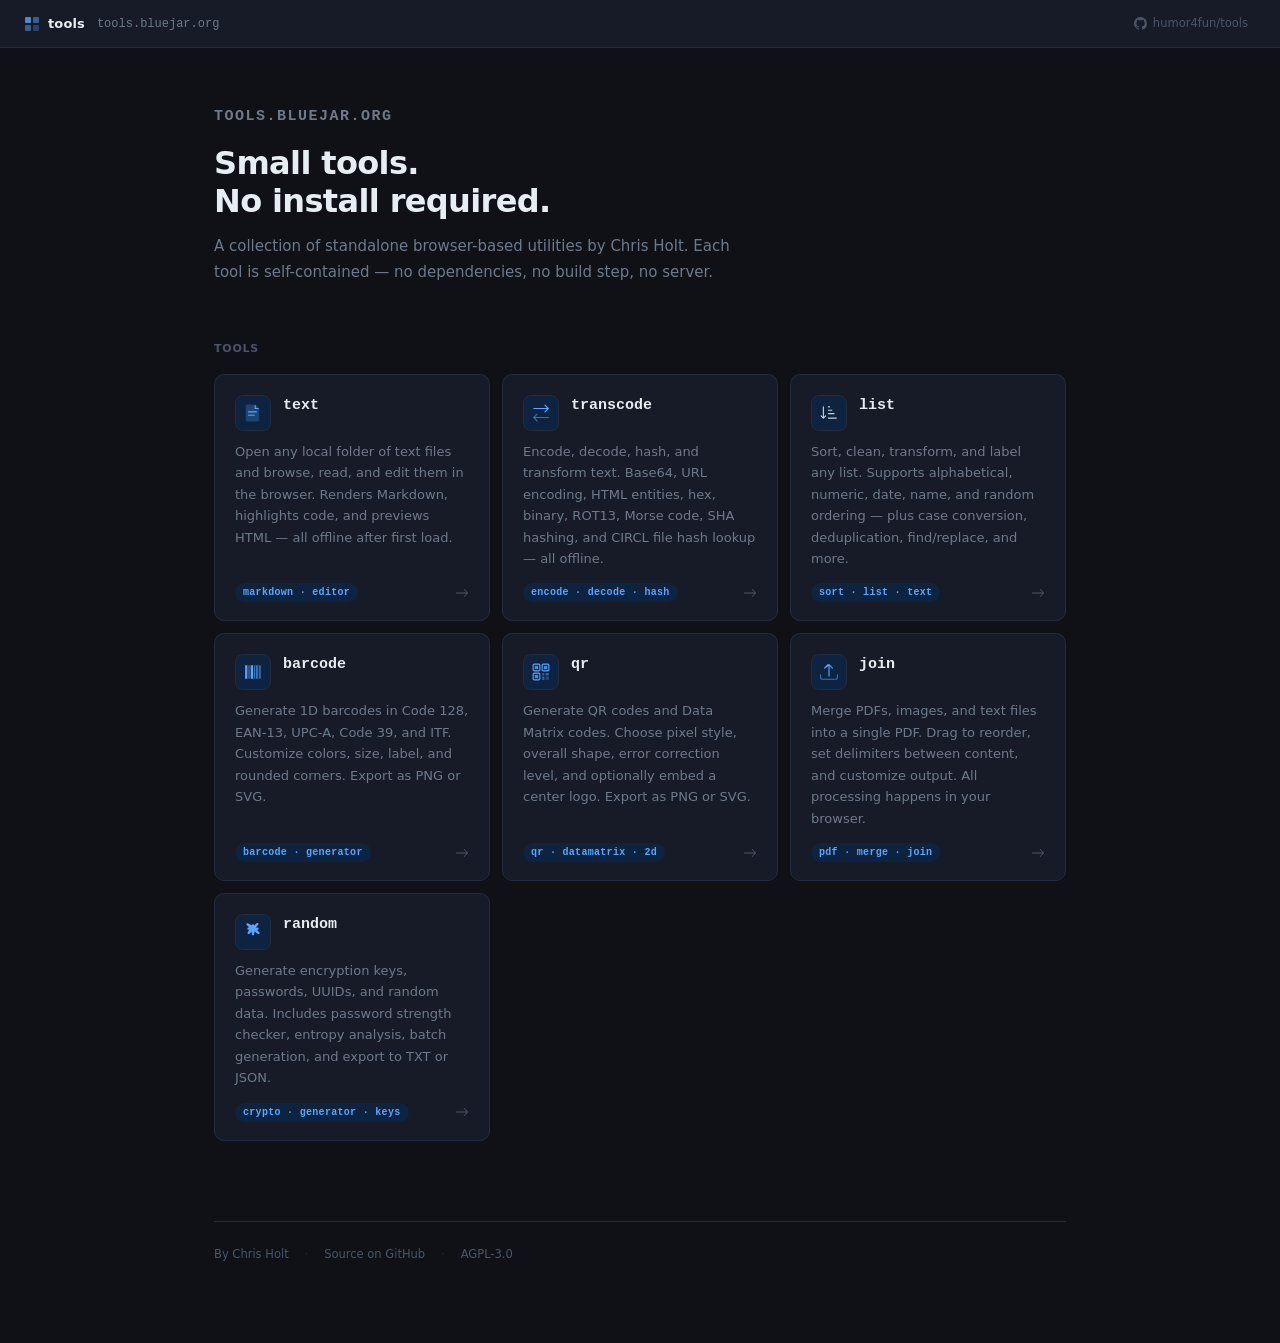
<file: index.html>
<!DOCTYPE html>
<!--
  tools.bluejar.org — Homepage
  Author: Chris Holt
  License: GNU Affero General Public License v3.0 (AGPL-3.0)
  SPDX-License-Identifier: AGPL-3.0-or-later
  https://www.gnu.org/licenses/agpl-3.0.html

  Source: https://github.com/humor4fun/tools
-->
<html lang="en">
<head>
<meta charset="UTF-8">
<meta name="viewport" content="width=device-width, initial-scale=1.0">
<title>tools.bluejar.org</title>
<style>
  *, *::before, *::after { box-sizing: border-box; margin: 0; padding: 0; }

  :root {
    --bg:           #0f1117;
    --bg-sidebar:   #161b27;
    --bg-content:   #0f1117;
    --bg-hover:     #1e2535;
    --bg-active:    #1e3a5f;
    --border:       #232b3e;
    --border-light: #1e2535;

    --text:         #c9d1d9;
    --text-muted:   #6e7a8a;
    --text-dim:     #4a5568;
    --text-heading: #e6edf3;
    --text-link:    #58a6ff;

    --accent-blue:  #1f6feb;
    --accent-blue-h:#388bfd;

    --font-mono: 'JetBrains Mono','Fira Code','Cascadia Code',ui-monospace,monospace;
    --font-sans: -apple-system,BlinkMacSystemFont,'Segoe UI',system-ui,sans-serif;
    --radius: 6px;
    --header-h: 48px;
  }

  html, body {
    min-height: 100%;
    background: var(--bg);
    color: var(--text);
    font-family: var(--font-sans);
    font-size: 14px;
    line-height: 1.5;
  }

  /* ── Header ─────────────────────────────────────────────── */
  #header {
    height: var(--header-h);
    display: flex;
    align-items: center;
    padding: 0 24px;
    gap: 12px;
    background: var(--bg-sidebar);
    border-bottom: 1px solid var(--border);
    position: sticky;
    top: 0;
    z-index: 10;
  }

  #header-logo {
    display: flex;
    align-items: center;
    gap: 8px;
    font-size: 13px;
    font-weight: 600;
    color: var(--text-heading);
    letter-spacing: 0.01em;
    text-decoration: none;
  }

  #header-domain {
    font-family: var(--font-mono);
    font-size: 12px;
    color: var(--text-muted);
  }

  #header-gh {
    margin-left: auto;
    display: flex;
    align-items: center;
    gap: 6px;
    font-size: 11.5px;
    color: var(--text-dim);
    text-decoration: none;
    padding: 4px 8px;
    border-radius: 4px;
    transition: color 0.15s, background 0.15s;
  }
  #header-gh:hover { color: var(--text-muted); background: var(--bg-hover); }

  /* ── Main ────────────────────────────────────────────────── */
  main {
    max-width: 900px;
    margin: 0 auto;
    padding: 56px 24px 80px;
  }

  /* ── Hero ────────────────────────────────────────────────── */
  #hero {
    margin-bottom: 56px;
  }

  #hero-eyebrow {
    font-size: 11px;
    font-weight: 600;
    color: var(--text-dim);
    text-transform: uppercase;
    letter-spacing: 0.1em;
    margin-bottom: 14px;
    font-family: var(--font-mono);
  }

  #hero h1 {
    font-size: 32px;
    font-weight: 700;
    color: var(--text-heading);
    letter-spacing: -0.02em;
    line-height: 1.2;
    margin-bottom: 14px;
  }

  #hero p {
    font-size: 15px;
    color: var(--text-muted);
    max-width: 520px;
    line-height: 1.7;
  }

  /* ── Section ─────────────────────────────────────────────── */
  .section-heading {
    font-size: 11px;
    font-weight: 600;
    color: var(--text-dim);
    text-transform: uppercase;
    letter-spacing: 0.07em;
    margin-bottom: 16px;
  }

  /* ── Tool cards ──────────────────────────────────────────── */
  .tools-grid {
    display: grid;
    grid-template-columns: repeat(auto-fill, minmax(260px, 1fr));
    gap: 12px;
  }

  .tool-card {
    display: flex;
    flex-direction: column;
    gap: 10px;
    background: var(--bg-sidebar);
    border: 1px solid var(--border);
    border-radius: 10px;
    padding: 20px 20px 18px;
    text-decoration: none;
    color: inherit;
    transition: border-color 0.15s, background 0.15s, transform 0.12s;
    cursor: pointer;
  }
  .tool-card:hover {
    border-color: var(--accent-blue);
    background: var(--bg-hover);
    transform: translateY(-1px);
  }

  .tool-card-header {
    display: flex;
    align-items: flex-start;
    gap: 12px;
  }

  .tool-card-icon {
    flex-shrink: 0;
    width: 36px;
    height: 36px;
    background: #0d2340;
    border: 1px solid var(--border);
    border-radius: 8px;
    display: flex;
    align-items: center;
    justify-content: center;
  }

  .tool-card-title {
    font-size: 15px;
    font-weight: 600;
    color: var(--text-heading);
    line-height: 1.25;
    font-family: var(--font-mono);
    margin-top: 2px;
  }

  .tool-card-desc {
    font-size: 13px;
    color: var(--text-muted);
    line-height: 1.65;
  }

  .tool-card-footer {
    display: flex;
    align-items: center;
    justify-content: space-between;
    margin-top: auto;
    padding-top: 4px;
  }

  .tool-tag {
    font-size: 10px;
    font-weight: 600;
    font-family: var(--font-mono);
    padding: 2px 8px;
    border-radius: 100px;
    background: #0d2340;
    color: var(--text-link);
    letter-spacing: 0.03em;
  }

  .tool-card-arrow {
    color: var(--text-dim);
    transition: color 0.15s, transform 0.15s;
  }
  .tool-card:hover .tool-card-arrow {
    color: var(--text-link);
    transform: translateX(3px);
  }

  /* ── Footer ──────────────────────────────────────────────── */
  footer {
    border-top: 1px solid var(--border);
    margin-top: 80px;
    padding-top: 24px;
    display: flex;
    align-items: center;
    gap: 16px;
    flex-wrap: wrap;
  }

  footer a, .footer-text {
    font-size: 11.5px;
    color: var(--text-dim);
    text-decoration: none;
    transition: color 0.15s;
  }
  footer a:hover { color: var(--text-muted); }

  .footer-sep {
    color: var(--border);
    font-size: 11px;
  }
</style>
</head>
<body>

<header id="header">
  <a id="header-logo" href="/">
    <svg width="16" height="16" viewBox="0 0 16 16" fill="none">
      <rect x="1" y="1" width="6" height="6" rx="1" fill="#58a6ff" opacity="0.8"/>
      <rect x="9" y="1" width="6" height="6" rx="1" fill="#58a6ff" opacity="0.5"/>
      <rect x="1" y="9" width="6" height="6" rx="1" fill="#58a6ff" opacity="0.5"/>
      <rect x="9" y="9" width="6" height="6" rx="1" fill="#58a6ff" opacity="0.3"/>
    </svg>
    tools
  </a>
  <span id="header-domain">tools.bluejar.org</span>

  <a id="header-gh" href="https://github.com/humor4fun/tools" target="_blank" rel="noopener">
    <svg width="13" height="13" viewBox="0 0 16 16" fill="currentColor">
      <path d="M8 0C3.58 0 0 3.58 0 8c0 3.54 2.29 6.53 5.47 7.59.4.07.55-.17.55-.38 0-.19-.01-.82-.01-1.49-2.01.37-2.53-.49-2.69-.94-.09-.23-.48-.94-.82-1.13-.28-.15-.68-.52-.01-.53.63-.01 1.08.58 1.23.82.72 1.21 1.87.87 2.33.66.07-.52.28-.87.51-1.07-1.78-.2-3.64-.89-3.64-3.95 0-.87.31-1.59.82-2.15-.08-.2-.36-1.02.08-2.12 0 0 .67-.21 2.2.82.64-.18 1.32-.27 2-.27.68 0 1.36.09 2 .27 1.53-1.04 2.2-.82 2.2-.82.44 1.1.16 1.92.08 2.12.51.56.82 1.27.82 2.15 0 3.07-1.87 3.75-3.65 3.95.29.25.54.73.54 1.48 0 1.07-.01 1.93-.01 2.2 0 .21.15.46.55.38A8.013 8.013 0 0 0 16 8c0-4.42-3.58-8-8-8z"/>
    </svg>
    humor4fun/tools
  </a>
</header>

<main>

  <section id="hero">
    <p id="hero-eyebrow">tools.bluejar.org</p>
    <h1>Small tools.<br>No install required.</h1>
    <p>A collection of standalone browser-based utilities by Chris Holt. Each tool is self-contained — no dependencies, no build step, no server.</p>
  </section>

  <section>
    <p class="section-heading">Tools</p>
    <div class="tools-grid">

      <a class="tool-card" href="/text/">
        <div class="tool-card-header">
          <div class="tool-card-icon">
            <svg width="18" height="18" viewBox="0 0 16 16" fill="none">
              <path d="M3 1h7l3 3v10a1 1 0 0 1-1 1H3a1 1 0 0 1-1-1V2a1 1 0 0 1 1-1z" fill="#58a6ff" opacity="0.25" stroke="#58a6ff" stroke-width="1"/>
              <path d="M10 1v3h3" stroke="#58a6ff" stroke-width="1" fill="none"/>
              <line x1="4" y1="7" x2="11" y2="7" stroke="#58a6ff" stroke-width="1.2" stroke-linecap="round"/>
              <line x1="4" y1="10" x2="9" y2="10" stroke="#58a6ff" stroke-width="1.2" stroke-linecap="round" opacity="0.7"/>
            </svg>
          </div>
          <div>
            <div class="tool-card-title">text</div>
          </div>
        </div>
        <p class="tool-card-desc">Open any local folder of text files and browse, read, and edit them in the browser. Renders Markdown, highlights code, and previews HTML — all offline after first load.</p>
        <div class="tool-card-footer">
          <span class="tool-tag">markdown · editor</span>
          <svg class="tool-card-arrow" width="14" height="14" viewBox="0 0 16 16" fill="currentColor">
            <path d="M1 8a.5.5 0 0 1 .5-.5h11.793l-3.147-3.146a.5.5 0 0 1 .708-.708l4 4a.5.5 0 0 1 0 .708l-4 4a.5.5 0 0 1-.708-.708L13.293 8.5H1.5A.5.5 0 0 1 1 8z"/>
          </svg>
        </div>
      </a>

      <a class="tool-card" href="/transcode/">
        <div class="tool-card-header">
          <div class="tool-card-icon">
            <svg width="18" height="18" viewBox="0 0 16 16" fill="currentColor">
              <path d="M1 4a.5.5 0 0 1 .5-.5h11.793l-2.147-2.146a.5.5 0 0 1 .708-.708l3 3a.5.5 0 0 1 0 .708l-3 3a.5.5 0 0 1-.708-.708L13.293 4.5H1.5A.5.5 0 0 1 1 4z" fill="#58a6ff"/>
              <path d="M15 12a.5.5 0 0 1-.5.5H2.707l2.147 2.146a.5.5 0 0 1-.708.708l-3-3a.5.5 0 0 1 0-.708l3-3a.5.5 0 0 1 .708.708L2.707 11.5H14.5a.5.5 0 0 1 .5.5z" fill="#58a6ff" opacity="0.6"/>
            </svg>
          </div>
          <div>
            <div class="tool-card-title">transcode</div>
          </div>
        </div>
        <p class="tool-card-desc">Encode, decode, hash, and transform text. Base64, URL encoding, HTML entities, hex, binary, ROT13, Morse code, SHA hashing, and CIRCL file hash lookup — all offline.</p>
        <div class="tool-card-footer">
          <span class="tool-tag">encode · decode · hash</span>
          <svg class="tool-card-arrow" width="14" height="14" viewBox="0 0 16 16" fill="currentColor">
            <path d="M1 8a.5.5 0 0 1 .5-.5h11.793l-3.147-3.146a.5.5 0 0 1 .708-.708l4 4a.5.5 0 0 1 0 .708l-4 4a.5.5 0 0 1-.708-.708L13.293 8.5H1.5A.5.5 0 0 1 1 8z"/>
          </svg>
        </div>
      </a>

      <a class="tool-card" href="/list/">
        <div class="tool-card-header">
          <div class="tool-card-icon">
            <svg width="18" height="18" viewBox="0 0 16 16" fill="currentColor">
              <path d="M3.5 2.5a.5.5 0 0 0-1 0v8.793l-1.146-1.147a.5.5 0 0 0-.708.708l2 2a.5.5 0 0 0 .708 0l2-2a.5.5 0 0 0-.708-.708L3.5 11.293zm4 .5a.5.5 0 0 1 0-1h1a.5.5 0 0 1 0 1zm0 3a.5.5 0 0 1 0-1h3a.5.5 0 0 1 0 1zm0 3a.5.5 0 0 1 0-1h5a.5.5 0 0 1 0 1zM7 12.5a.5.5 0 0 0 .5.5h7a.5.5 0 0 0 0-1h-7a.5.5 0 0 0-.5.5"/>
            </svg>
          </div>
          <div>
            <div class="tool-card-title">list</div>
          </div>
        </div>
        <p class="tool-card-desc">Sort, clean, transform, and label any list. Supports alphabetical, numeric, date, name, and random ordering — plus case conversion, deduplication, find/replace, and more.</p>
        <div class="tool-card-footer">
          <span class="tool-tag">sort · list · text</span>
          <svg class="tool-card-arrow" width="14" height="14" viewBox="0 0 16 16" fill="currentColor">
            <path d="M1 8a.5.5 0 0 1 .5-.5h11.793l-3.147-3.146a.5.5 0 0 1 .708-.708l4 4a.5.5 0 0 1 0 .708l-4 4a.5.5 0 0 1-.708-.708L13.293 8.5H1.5A.5.5 0 0 1 1 8z"/>
          </svg>
        </div>
      </a>

      <a class="tool-card" href="/barcode/">
        <div class="tool-card-header">
          <div class="tool-card-icon">
            <svg width="18" height="18" viewBox="0 0 16 16" fill="none">
              <rect x="1" y="2" width="2" height="12" fill="#58a6ff"/>
              <rect x="4" y="2" width="1" height="12" fill="#58a6ff" opacity="0.7"/>
              <rect x="6" y="2" width="2" height="12" fill="#58a6ff"/>
              <rect x="9" y="2" width="1" height="12" fill="#58a6ff" opacity="0.7"/>
              <rect x="11" y="2" width="1" height="12" fill="#58a6ff"/>
              <rect x="13" y="2" width="2" height="12" fill="#58a6ff" opacity="0.5"/>
            </svg>
          </div>
          <div>
            <div class="tool-card-title">barcode</div>
          </div>
        </div>
        <p class="tool-card-desc">Generate 1D barcodes in Code 128, EAN-13, UPC-A, Code 39, and ITF. Customize colors, size, label, and rounded corners. Export as PNG or SVG.</p>
        <div class="tool-card-footer">
          <span class="tool-tag">barcode · generator</span>
          <svg class="tool-card-arrow" width="14" height="14" viewBox="0 0 16 16" fill="currentColor">
            <path d="M1 8a.5.5 0 0 1 .5-.5h11.793l-3.147-3.146a.5.5 0 0 1 .708-.708l4 4a.5.5 0 0 1 0 .708l-4 4a.5.5 0 0 1-.708-.708L13.293 8.5H1.5A.5.5 0 0 1 1 8z"/>
          </svg>
        </div>
      </a>

      <a class="tool-card" href="/qr/">
        <div class="tool-card-header">
          <div class="tool-card-icon">
            <svg width="18" height="18" viewBox="0 0 16 16" fill="none">
              <rect x="1" y="1" width="6" height="6" rx="1" stroke="#58a6ff" stroke-width="1" fill="none"/>
              <rect x="2.5" y="2.5" width="3" height="3" fill="#58a6ff" opacity="0.8"/>
              <rect x="9" y="1" width="6" height="6" rx="1" stroke="#58a6ff" stroke-width="1" fill="none"/>
              <rect x="10.5" y="2.5" width="3" height="3" fill="#58a6ff" opacity="0.8"/>
              <rect x="1" y="9" width="6" height="6" rx="1" stroke="#58a6ff" stroke-width="1" fill="none"/>
              <rect x="2.5" y="10.5" width="3" height="3" fill="#58a6ff" opacity="0.8"/>
              <rect x="9" y="9" width="2" height="2" fill="#58a6ff" opacity="0.5"/>
              <rect x="12" y="9" width="3" height="2" fill="#58a6ff" opacity="0.5"/>
              <rect x="9" y="12" width="2" height="3" fill="#58a6ff" opacity="0.5"/>
              <rect x="12" y="12" width="3" height="3" fill="#58a6ff" opacity="0.3"/>
            </svg>
          </div>
          <div>
            <div class="tool-card-title">qr</div>
          </div>
        </div>
        <p class="tool-card-desc">Generate QR codes and Data Matrix codes. Choose pixel style, overall shape, error correction level, and optionally embed a center logo. Export as PNG or SVG.</p>
        <div class="tool-card-footer">
          <span class="tool-tag">qr · datamatrix · 2d</span>
          <svg class="tool-card-arrow" width="14" height="14" viewBox="0 0 16 16" fill="currentColor">
            <path d="M1 8a.5.5 0 0 1 .5-.5h11.793l-3.147-3.146a.5.5 0 0 1 .708-.708l4 4a.5.5 0 0 1 0 .708l-4 4a.5.5 0 0 1-.708-.708L13.293 8.5H1.5A.5.5 0 0 1 1 8z"/>
          </svg>
        </div>
      </a>

      <a class="tool-card" href="/join/">
        <div class="tool-card-header">
          <div class="tool-card-icon">
            <svg width="18" height="18" viewBox="0 0 16 16" fill="none">
              <path d="M.5 9.9a.5.5 0 0 1 .5.5v2.5a1 1 0 0 0 1 1h12a1 1 0 0 0 1-1v-2.5a.5.5 0 0 1 1 0v2.5a2 2 0 0 1-2 2H2a2 2 0 0 1-2-2v-2.5a.5.5 0 0 1 .5-.5z" fill="#58a6ff" opacity="0.6"/>
              <path d="M7.646 1.146a.5.5 0 0 1 .708 0l3 3a.5.5 0 0 1-.708.708L8.5 2.707V11.5a.5.5 0 0 1-1 0V2.707L4.354 4.854a.5.5 0 1 1-.708-.708l3-3z" fill="#58a6ff"/>
            </svg>
          </div>
          <div>
            <div class="tool-card-title">join</div>
          </div>
        </div>
        <p class="tool-card-desc">Merge PDFs, images, and text files into a single PDF. Drag to reorder, set delimiters between content, and customize output. All processing happens in your browser.</p>
        <div class="tool-card-footer">
          <span class="tool-tag">pdf · merge · join</span>
          <svg class="tool-card-arrow" width="14" height="14" viewBox="0 0 16 16" fill="currentColor">
            <path d="M1 8a.5.5 0 0 1 .5-.5h11.793l-3.147-3.146a.5.5 0 0 1 .708-.708l4 4a.5.5 0 0 1 0 .708l-4 4a.5.5 0 0 1-.708-.708L13.293 8.5H1.5A.5.5 0 0 1 1 8z"/>
          </svg>
        </div>
       </a>

      <a class="tool-card" href="/random/">
        <div class="tool-card-header">
          <div class="tool-card-icon">
            <svg width="18" height="18" viewBox="0 0 16 16" fill="none">
              <path d="M8 1a1 1 0 0 1 1 1v.293l2.146-2.147a1 1 0 1 1 1.414 1.414L10.414 4H12a1 1 0 1 1 0 2h-.586l2.146 2.146a1 1 0 1 1-1.414 1.414L9 7.414V10a1 1 0 1 1-2 0V7.414L4.854 9.56a1 1 0 1 1-1.414-1.414L4.586 6H4a1 1 0 0 1 0-2h.586L2.44 1.854a1 1 0 0 1 1.414-1.414L7 2.293V2a1 1 0 0 1 1-1z" fill="#58a6ff"/>
              <circle cx="8" cy="8" r="1.5" fill="#58a6ff" opacity="0.7"/>
            </svg>
          </div>
          <div>
            <div class="tool-card-title">random</div>
          </div>
        </div>
        <p class="tool-card-desc">Generate encryption keys, passwords, UUIDs, and random data. Includes password strength checker, entropy analysis, batch generation, and export to TXT or JSON.</p>
        <div class="tool-card-footer">
          <span class="tool-tag">crypto · generator · keys</span>
          <svg class="tool-card-arrow" width="14" height="14" viewBox="0 0 16 16" fill="currentColor">
            <path d="M1 8a.5.5 0 0 1 .5-.5h11.793l-3.147-3.146a.5.5 0 0 1 .708-.708l4 4a.5.5 0 0 1 0 .708l-4 4a.5.5 0 0 1-.708-.708L13.293 8.5H1.5A.5.5 0 0 1 1 8z"/>
          </svg>
        </div>
      </a>

     </div>
   </section>

  <footer>
    <span class="footer-text">By <a href="https://github.com/chrisholt0" target="_blank" rel="noopener">Chris Holt</a></span>
    <span class="footer-sep">·</span>
    <a href="https://github.com/humor4fun/tools" target="_blank" rel="noopener">Source on GitHub</a>
    <span class="footer-sep">·</span>
    <a href="https://www.gnu.org/licenses/agpl-3.0.html" target="_blank" rel="noopener">AGPL-3.0</a>
  </footer>

</main>

</body>
</html>
</file>
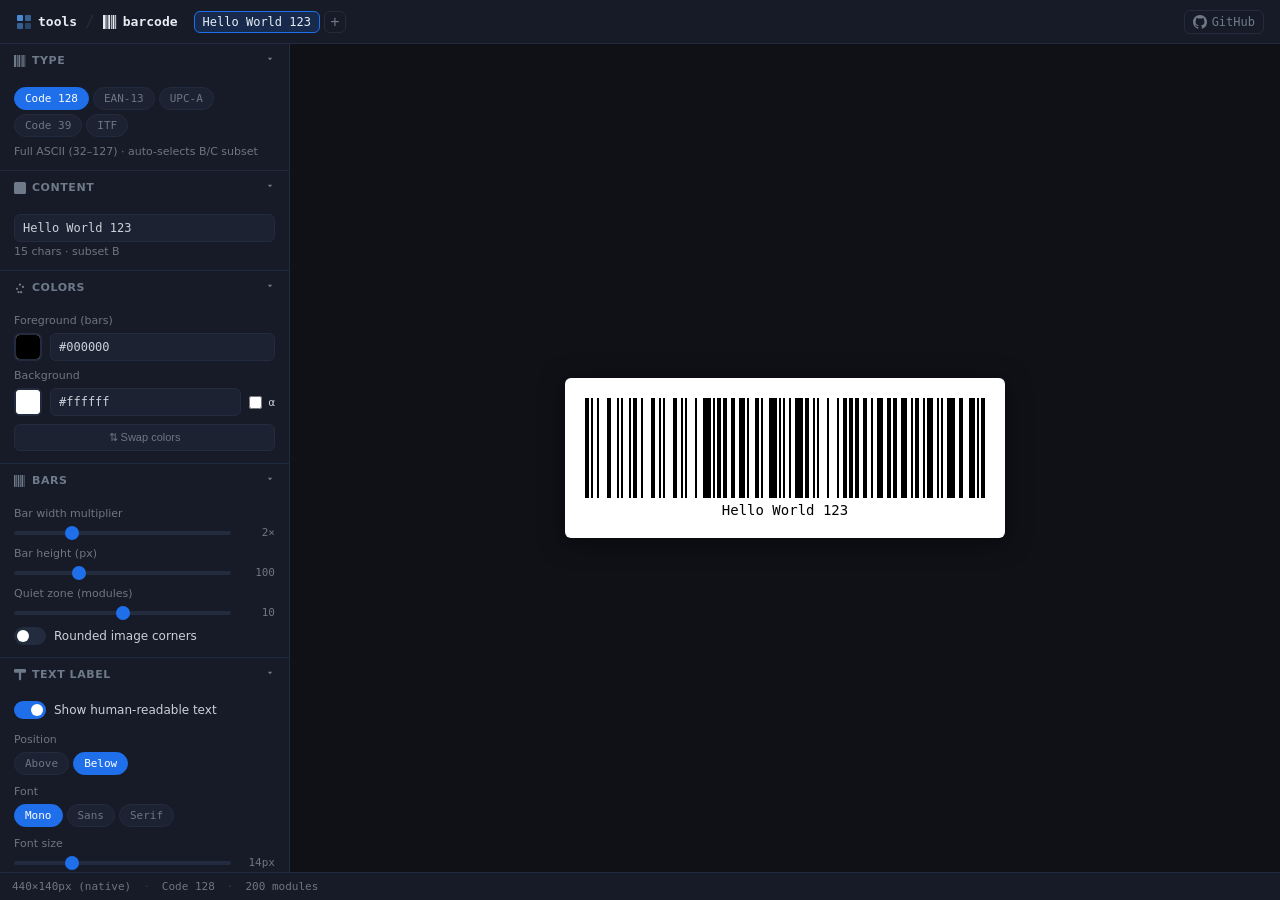
<file: barcode/index.html>
<!DOCTYPE html>
<html lang="en">
<head>
<meta charset="UTF-8">
<meta name="viewport" content="width=device-width, initial-scale=1">
<title>Barcode Generator · tools.bluejar.org</title>
<link rel="stylesheet" href="../utils/tokens.css">
<style>
*,*::before,*::after{box-sizing:border-box;margin:0;padding:0}
:root{
  --bg-input:#1c2232;--bg-active:#243047;
  --border-light:#1e2a3d;
  --accent:var(--accent-blue);--accent-h:var(--accent-blue-h);
  --font-ui:var(--font-sans);
  --hdr:44px;--sw:290px;--stbar:28px;--r:var(--radius);
}
html,body{height:100%;background:var(--bg);color:var(--text);font-family:var(--font-ui);font-size:13px}

#app{display:grid;grid-template-columns:var(--sw) 1fr;grid-template-rows:var(--hdr) 1fr var(--stbar);height:100vh}

/* sidebar */
aside{background:var(--bg-sidebar);border-right:1px solid var(--border);overflow-y:auto;overflow-x:hidden}

/* main */
main{display:flex;align-items:center;justify-content:center;overflow:auto;padding:24px;background:var(--bg)}

/* status bar */
#stbar{grid-column:1/-1;display:flex;align-items:center;gap:12px;padding:0 12px;
  background:var(--bg-sidebar);border-top:1px solid var(--border);font-size:11px;
  color:var(--text-dim);font-family:var(--font-mono)}
.st-sep{opacity:.3}

/* preview */
#preview-wrap{display:flex;flex-direction:column;align-items:center;gap:12px;max-width:100%}
#preview-canvas{max-width:100%;max-height:calc(100vh - var(--hdr) - var(--stbar) - 48px);
  object-fit:contain;border-radius:var(--r);box-shadow:0 4px 24px rgba(0,0,0,.5);image-rendering:pixelated}
#preview-err{color:#f87171;background:rgba(248,113,113,.1);border:1px solid rgba(248,113,113,.3);
  border-radius:var(--r);padding:10px 16px;font-size:12px;max-width:520px;text-align:center;display:none}

/* sidebar sections */
.sb-body{padding:10px 14px 12px;display:flex;flex-direction:column;gap:10px}

/* controls */
.clabel{font-size:11px;color:var(--text-dim);margin-bottom:3px;display:block}
.crow{display:flex;flex-direction:column;gap:3px}

/* pills */
.pills{display:flex;gap:4px;flex-wrap:wrap}
.pill{padding:4px 10px;border-radius:20px;border:1px solid var(--border);background:var(--bg-input);
  color:var(--text-dim);font-size:11px;cursor:pointer;transition:all .1s;font-family:var(--font-mono)}
.pill:hover{border-color:var(--accent);color:var(--text)}
.pill.active{background:var(--accent);border-color:var(--accent);color:#fff}

/* inputs */
input[type=text],input[type=number]{width:100%;background:var(--bg-input);border:1px solid var(--border);
  border-radius:var(--r);color:var(--text);padding:6px 8px;font-size:12px;font-family:var(--font-mono);outline:none}
input[type=text]:focus,input[type=number]:focus{border-color:var(--accent)}
input.err{border-color:#f87171!important}

/* color swatch */
.color-row{display:flex;align-items:center;gap:8px}
.swatch{width:28px;height:28px;border-radius:var(--r);border:2px solid var(--border);cursor:pointer;overflow:hidden;flex-shrink:0}
.swatch input[type=color]{width:42px;height:42px;margin:-7px;cursor:pointer;border:none;outline:none}
.cval{flex:1;font-family:var(--font-mono);font-size:11px}

/* slider */
.srow{display:flex;align-items:center;gap:8px}
input[type=range]{flex:1;-webkit-appearance:none;height:4px;border-radius:2px;background:var(--border);outline:none}
input[type=range]::-webkit-slider-thumb{-webkit-appearance:none;width:14px;height:14px;border-radius:50%;background:var(--accent);cursor:pointer}
.sval{font-size:11px;font-family:var(--font-mono);color:var(--text-dim);min-width:36px;text-align:right}

/* toggle */
.trow{display:flex;align-items:center;gap:8px}
.tog{position:relative;width:32px;height:18px;flex-shrink:0}
.tog input{opacity:0;width:0;height:0;position:absolute}
.tog-track{position:absolute;inset:0;background:var(--border);border-radius:9px;cursor:pointer;transition:background .15s}
.tog input:checked+.tog-track{background:var(--accent)}
.tog-thumb{position:absolute;top:3px;left:3px;width:12px;height:12px;background:#fff;border-radius:50%;pointer-events:none;transition:transform .15s}
.tog input:checked~.tog-thumb{transform:translateX(14px)}
.tog-lbl{font-size:12px;color:var(--text);cursor:pointer}

/* buttons */
.btn{display:inline-flex;align-items:center;gap:6px;padding:7px 14px;border-radius:var(--r);
  border:1px solid var(--border);background:var(--bg-input);color:var(--text);font-size:12px;
  cursor:pointer;transition:all .1s;font-family:var(--font-ui)}
.btn:hover{background:var(--bg-hover);border-color:var(--accent-h)}
.btn.primary{background:var(--accent);border-color:var(--accent);color:#fff}
.btn.primary:hover{background:var(--accent-h)}
.btn-row{display:flex;gap:6px;flex-wrap:wrap}
.btn:disabled{opacity:.4;cursor:not-allowed}
#btn-swap{padding:6px 10px;border-radius:var(--r);border:1px solid var(--border);background:var(--bg-input);
  cursor:pointer;color:var(--text-dim);font-size:11px;transition:all .1s}
#btn-swap:hover{color:var(--text);border-color:var(--accent)}

/* misc */
.hint{font-size:11px;color:var(--text-dim)}
.errhint{font-size:11px;color:#f87171}
.check-row{display:flex;align-items:center;gap:6px;cursor:pointer}
.check-row input[type=checkbox]{accent-color:var(--accent);width:13px;height:13px;cursor:pointer}
.check-lbl{font-size:12px}
</style>
<script src="../utils/sidebar.js"></script>
<script src="../utils/tabs.js"></script>
<script src="../utils/header.js"></script>
</head>
<body>
<div id="app">

<header id="header">
  <div id="header-actions"></div>
</header>

<aside id="sidebar">

  <!-- TYPE -->
  <div class="sb-sec" id="sec-type">
    <div class="sb-hdr">
      <svg width="12" height="12" viewBox="0 0 16 16" fill="currentColor"><path d="M0 0h3v16H0zm4 0h1v16H4zm2 0h2v16H6zm3 0h1v16H9zm2 0h2v16h-2zm3 0h1v16h-1z"/></svg>
      Type
      <span class="sb-chevron"><svg width="10" height="10" viewBox="0 0 16 16" fill="currentColor"><path d="M4.5 6l3.5 4 3.5-4z"/></svg></span>
    </div>
    <div class="sb-body">
      <div class="pills" id="type-pills">
        <button class="pill active" data-type="code128">Code 128</button>
        <button class="pill" data-type="ean13">EAN-13</button>
        <button class="pill" data-type="upca">UPC-A</button>
        <button class="pill" data-type="code39">Code 39</button>
        <button class="pill" data-type="itf">ITF</button>
      </div>
      <div class="hint" id="type-hint">Full ASCII (32–127) · auto-selects B/C subset</div>
    </div>
  </div>

  <!-- CONTENT -->
  <div class="sb-sec" id="sec-content">
    <div class="sb-hdr">
      <svg width="12" height="12" viewBox="0 0 16 16" fill="currentColor"><path d="M14 1H2a1 1 0 0 0-1 1v12a1 1 0 0 0 1 1h12a1 1 0 0 0 1-1V2a1 1 0 0 0-1-1zM2 0a2 2 0 0 0-2 2v12a2 2 0 0 0 2 2h12a2 2 0 0 0 2-2V2a2 2 0 0 0-2-2H2z"/><path d="M3 4.5h10v1H3zm0 2h10v1H3zm0 2h6v1H3z"/></svg>
      Content
      <span class="sb-chevron"><svg width="10" height="10" viewBox="0 0 16 16" fill="currentColor"><path d="M4.5 6l3.5 4 3.5-4z"/></svg></span>
    </div>
    <div class="sb-body">
      <div class="crow">
        <input type="text" id="content-inp" value="Hello World 123" autocomplete="off" spellcheck="false">
        <div class="hint" id="content-hint"></div>
      </div>
    </div>
  </div>

  <!-- COLORS -->
  <div class="sb-sec" id="sec-colors">
    <div class="sb-hdr">
      <svg width="12" height="12" viewBox="0 0 16 16" fill="currentColor"><path d="M8 5a1.5 1.5 0 1 0 0-3 1.5 1.5 0 0 0 0 3zm4 3a1.5 1.5 0 1 0 0-3 1.5 1.5 0 0 0 0 3zM5.5 9a1.5 1.5 0 1 1-3 0 1.5 1.5 0 0 1 3 0zm.5 6a1.5 1.5 0 1 0 0-3 1.5 1.5 0 0 0 0 3zm5-1.5a1.5 1.5 0 1 1-3 0 1.5 1.5 0 0 1 3 0z"/></svg>
      Colors
      <span class="sb-chevron"><svg width="10" height="10" viewBox="0 0 16 16" fill="currentColor"><path d="M4.5 6l3.5 4 3.5-4z"/></svg></span>
    </div>
    <div class="sb-body">
      <div class="crow">
        <label class="clabel">Foreground (bars)</label>
        <div class="color-row">
          <div class="swatch"><input type="color" id="fg-color" value="#000000"></div>
          <input type="text" id="fg-hex" value="#000000" class="cval">
        </div>
      </div>
      <div class="crow">
        <label class="clabel">Background</label>
        <div class="color-row">
          <div class="swatch" style="background:repeating-conic-gradient(#555 0% 25%,#333 0% 50%) 0 0/8px 8px">
            <input type="color" id="bg-color" value="#ffffff">
          </div>
          <input type="text" id="bg-hex" value="#ffffff" class="cval">
          <label class="check-row" title="Transparent background (PNG only)">
            <input type="checkbox" id="bg-transparent">
            <span class="check-lbl" style="font-family:var(--font-mono);font-size:11px">α</span>
          </label>
        </div>
      </div>
      <button id="btn-swap">⇅ Swap colors</button>
    </div>
  </div>

  <!-- BARS -->
  <div class="sb-sec" id="sec-bars">
    <div class="sb-hdr">
      <svg width="12" height="12" viewBox="0 0 16 16" fill="currentColor"><path d="M0 0h2v16H0zm3 0h1v16H3zm2 0h2v16H5zm3 0h1v16H8zm2 0h2v16h-2zm3 0h1v16h-1z"/></svg>
      Bars
      <span class="sb-chevron"><svg width="10" height="10" viewBox="0 0 16 16" fill="currentColor"><path d="M4.5 6l3.5 4 3.5-4z"/></svg></span>
    </div>
    <div class="sb-body">
      <div class="crow">
        <label class="clabel">Bar width multiplier</label>
        <div class="srow">
          <input type="range" id="bar-width" min="1" max="5" value="2" step="0.5">
          <span class="sval" id="bw-val">2×</span>
        </div>
      </div>
      <div class="crow">
        <label class="clabel">Bar height (px)</label>
        <div class="srow">
          <input type="range" id="bar-height" min="20" max="300" value="100">
          <span class="sval" id="bh-val">100</span>
        </div>
      </div>
      <div class="crow">
        <label class="clabel">Quiet zone (modules)</label>
        <div class="srow">
          <input type="range" id="quiet-zone" min="0" max="20" value="10">
          <span class="sval" id="qz-val">10</span>
        </div>
      </div>
      <div class="crow">
        <div class="trow">
          <label class="tog"><input type="checkbox" id="rounded"><div class="tog-track"></div><div class="tog-thumb"></div></label>
          <span class="tog-lbl">Rounded image corners</span>
        </div>
      </div>
      <div class="crow" id="radius-row" style="display:none">
        <label class="clabel">Corner radius</label>
        <div class="srow">
          <input type="range" id="corner-r" min="2" max="40" value="16">
          <span class="sval" id="cr-val">16px</span>
        </div>
      </div>
    </div>
  </div>

  <!-- TEXT LABEL -->
  <div class="sb-sec" id="sec-text">
    <div class="sb-hdr">
      <svg width="12" height="12" viewBox="0 0 16 16" fill="currentColor"><path d="M1.5 0A1.5 1.5 0 0 0 0 1.5v2A1.5 1.5 0 0 0 1.5 5h5v8.5A1.5 1.5 0 0 0 8 15a1.5 1.5 0 0 0 1.5-1.5V5h5A1.5 1.5 0 0 0 16 3.5v-2A1.5 1.5 0 0 0 14.5 0h-13z"/></svg>
      Text Label
      <span class="sb-chevron"><svg width="10" height="10" viewBox="0 0 16 16" fill="currentColor"><path d="M4.5 6l3.5 4 3.5-4z"/></svg></span>
    </div>
    <div class="sb-body">
      <div class="crow">
        <div class="trow">
          <label class="tog"><input type="checkbox" id="show-text" checked><div class="tog-track"></div><div class="tog-thumb"></div></label>
          <span class="tog-lbl">Show human-readable text</span>
        </div>
      </div>
      <div id="text-opts">
        <div style="display:flex;flex-direction:column;gap:10px;margin-top:6px">
          <div class="crow" id="text-pos-row">
            <label class="clabel">Position</label>
            <div class="pills" id="pos-pills">
              <button class="pill" data-pos="above">Above</button>
              <button class="pill active" data-pos="below">Below</button>
            </div>
          </div>
          <div class="crow">
            <label class="clabel">Font</label>
            <div class="pills" id="font-pills">
              <button class="pill active" data-font="monospace">Mono</button>
              <button class="pill" data-font="sans-serif">Sans</button>
              <button class="pill" data-font="serif">Serif</button>
            </div>
          </div>
          <div class="crow">
            <label class="clabel">Font size</label>
            <div class="srow">
              <input type="range" id="font-size" min="8" max="32" value="14">
              <span class="sval" id="fs-val">14px</span>
            </div>
          </div>
          <div class="crow">
            <label class="clabel">Gap between bars and text</label>
            <div class="srow">
              <input type="range" id="text-gap" min="0" max="20" value="6">
              <span class="sval" id="tg-val">6px</span>
            </div>
          </div>
          <div class="crow">
            <div class="trow">
              <label class="tog"><input type="checkbox" id="custom-tc"><div class="tog-track"></div><div class="tog-thumb"></div></label>
              <span class="tog-lbl">Custom text color</span>
            </div>
          </div>
          <div class="crow" id="tc-row" style="display:none">
            <label class="clabel">Text color</label>
            <div class="color-row">
              <div class="swatch"><input type="color" id="tc-color" value="#000000"></div>
              <input type="text" id="tc-hex" value="#000000" class="cval">
            </div>
          </div>
        </div>
      </div>
    </div>
  </div>

  <!-- SIZE -->
  <div class="sb-sec" id="sec-size">
    <div class="sb-hdr">
      <svg width="12" height="12" viewBox="0 0 16 16" fill="currentColor"><path d="M5 1a2 2 0 0 0-2 2v1h10V3a2 2 0 0 0-2-2H5zm6 8H5a2 2 0 0 0-2 2v1h10v-1a2 2 0 0 0-2-2zM3 11h10v1H3zm0-8h10v1H3z"/></svg>
      Size
      <span class="sb-chevron"><svg width="10" height="10" viewBox="0 0 16 16" fill="currentColor"><path d="M4.5 6l3.5 4 3.5-4z"/></svg></span>
    </div>
    <div class="sb-body">
      <div class="crow">
        <label class="clabel">Output width (px)</label>
        <div class="srow">
          <input type="range" id="out-width" min="200" max="2000" value="600" step="50">
          <span class="sval" id="ow-val">600</span>
        </div>
      </div>
      <div class="hint">Height computed from bar height + text + quiet zone</div>
    </div>
  </div>

  <!-- EXPORT -->
  <div class="sb-sec" id="sec-export">
    <div class="sb-hdr">
      <svg width="12" height="12" viewBox="0 0 16 16" fill="currentColor"><path d="M.5 9.9a.5.5 0 0 1 .5.5v2.5a1 1 0 0 0 1 1h12a1 1 0 0 0 1-1v-2.5a.5.5 0 0 1 1 0v2.5a2 2 0 0 1-2 2H2a2 2 0 0 1-2-2v-2.5a.5.5 0 0 1 .5-.5z"/><path d="M7.646 11.854a.5.5 0 0 0 .708 0l3-3a.5.5 0 0 0-.708-.708L8.5 10.293V1.5a.5.5 0 0 0-1 0v8.793L5.354 8.146a.5.5 0 1 0-.708.708l3 3z"/></svg>
      Export
      <span class="sb-chevron"><svg width="10" height="10" viewBox="0 0 16 16" fill="currentColor"><path d="M4.5 6l3.5 4 3.5-4z"/></svg></span>
    </div>
    <div class="sb-body">
      <div class="btn-row">
        <button class="btn primary" id="btn-png">
          <svg width="12" height="12" viewBox="0 0 16 16" fill="currentColor"><path d="M.5 9.9a.5.5 0 0 1 .5.5v2.5a1 1 0 0 0 1 1h12a1 1 0 0 0 1-1v-2.5a.5.5 0 0 1 1 0v2.5a2 2 0 0 1-2 2H2a2 2 0 0 1-2-2v-2.5a.5.5 0 0 1 .5-.5z"/><path d="M7.646 11.854a.5.5 0 0 0 .708 0l3-3a.5.5 0 0 0-.708-.708L8.5 10.293V1.5a.5.5 0 0 0-1 0v8.793L5.354 8.146a.5.5 0 1 0-.708.708l3 3z"/></svg>
          PNG
        </button>
        <button class="btn" id="btn-svg">
          <svg width="12" height="12" viewBox="0 0 16 16" fill="currentColor"><path d="M.5 9.9a.5.5 0 0 1 .5.5v2.5a1 1 0 0 0 1 1h12a1 1 0 0 0 1-1v-2.5a.5.5 0 0 1 1 0v2.5a2 2 0 0 1-2 2H2a2 2 0 0 1-2-2v-2.5a.5.5 0 0 1 .5-.5z"/><path d="M7.646 11.854a.5.5 0 0 0 .708 0l3-3a.5.5 0 0 0-.708-.708L8.5 10.293V1.5a.5.5 0 0 0-1 0v8.793L5.354 8.146a.5.5 0 1 0-.708.708l3 3z"/></svg>
          SVG
        </button>
        <button class="btn" id="btn-copy">
          <svg width="12" height="12" viewBox="0 0 16 16" fill="currentColor"><path d="M4 1.5H3a2 2 0 0 0-2 2V14a2 2 0 0 0 2 2h10a2 2 0 0 0 2-2V3.5a2 2 0 0 0-2-2h-1v1h1a1 1 0 0 1 1 1V14a1 1 0 0 1-1 1H3a1 1 0 0 1-1-1V3.5a1 1 0 0 1 1-1h1v-1z"/><path d="M9.5 1a.5.5 0 0 1 .5.5v1a.5.5 0 0 1-.5.5h-3a.5.5 0 0 1-.5-.5v-1a.5.5 0 0 1 .5-.5h3zm-3-1A1.5 1.5 0 0 0 5 1.5H4.5v1A1.5 1.5 0 0 0 6 4h4a1.5 1.5 0 0 0 1.5-1.5v-1H11A1.5 1.5 0 0 0 9.5 0h-3z"/></svg>
          Copy
        </button>
      </div>
      <div id="copy-msg" class="hint" style="display:none">Copied!</div>
    </div>
  </div>

</aside>

<main>
  <div id="preview-wrap">
    <canvas id="preview-canvas"></canvas>
    <div id="preview-err"></div>
  </div>
</main>

<div id="stbar">
  <span id="st-dims">—</span>
  <span class="st-sep">·</span>
  <span id="st-type">—</span>
  <span class="st-sep">·</span>
  <span id="st-info">—</span>
</div>

</div><!-- #app -->
<script>
'use strict';

// ─── Code 128 BARS ──────────────────────────────────────────────────────────
// 107 entries (indices 0-106). Each is a number whose decimal string
// is the binary module pattern (1=bar, 0=space).
// Source: ISO/IEC 15417, verified via JsBarcode open-source constants.
const C128_BARS = [
  11011001100,11001101100,11001100110,10010011000,10010001100,
  10001001100,10011001000,10011000100,10001100100,11001001000,
  11001000100,11000100100,10110011100,10011011100,10011001110,
  10111001100,10011101100,10011100110,11001110010,11001011100,
  11001001110,11011100100,11001110100,11101101110,11101001100,
  11100101100,11100100110,11101100100,11100110100,11100110010,
  11011011000,11011000110,11000110110,10100011000,10001011000,
  10001000110,10110001000,10001101000,10001100010,11010001000,
  11000101000,11000100010,10110111000,10110001110,10001101110,
  10111011000,10111000110,10001110110,11101110110,11010001110,
  11000101110,11011101000,11011100010,11011101110,11101011000,
  11101000110,11100010110,11101101000,11101100010,11100011010,
  11101111010,11001000010,11110001010,10100110000,10100001100,
  10010110000,10010000110,10000101100,10000100110,10110010000,
  10110000100,10011010000,10011000010,10000110100,10000110010,
  11000010010,11001010000,11110111010,11000010100,10001111010,
  10100111100,10010111100,10010011110,10111100100,10011110100,
  10011110010,11110100100,11110010100,11110010010,11011011110,
  11011110110,11110110110,10101111000,10100011110,10001011110,
  10111101000,10111100010,11110101000,11110100010,10111011110,
  10111101110,11101011110,11110101110,11010000100,11010010000,
  11010011100, // 105 = START C
  1100011101011 // 106 = STOP (13 modules)
];
const C128_SA=103,C128_SB=104,C128_SC=105,C128_STOP=106;

// ─── Code 39 ────────────────────────────────────────────────────────────────
// 9-bit pattern: positions 0,2,4,6,8 = bars; 1,3,5,7 = spaces. '1'=wide,'0'=narrow.
const C39={
  '0':'000110100','1':'100100001','2':'001100001','3':'101100000','4':'000110001',
  '5':'100110000','6':'001110000','7':'000100101','8':'100100100','9':'001100100',
  'A':'100001001','B':'001001001','C':'101001000','D':'000011001','E':'100011000',
  'F':'001011000','G':'000001101','H':'100001100','I':'001001100','J':'000011100',
  'K':'100000011','L':'001000011','M':'101000010','N':'000010011','O':'100010010',
  'P':'001010010','Q':'000000111','R':'100000110','S':'001000110','T':'000010110',
  'U':'110000001','V':'011000001','W':'111000000','X':'010010001','Y':'110010000',
  'Z':'011010000','-':'010000101','.':'110000100',' ':'011000100',
  '$':'010101000','/':'010100010','+':'010001010','%':'000101010','*':'010010100'
};

// ─── ITF digits ─────────────────────────────────────────────────────────────
// 5-bit pattern: '1'=wide, '0'=narrow. 2 wides per digit.
const ITF={'0':'00110','1':'10001','2':'01001','3':'11000','4':'00101',
           '5':'10100','6':'01100','7':'00011','8':'10010','9':'01010'};

// ─── EAN-13 / UPC-A ─────────────────────────────────────────────────────────
const EAN_L=['0001101','0011001','0010011','0111101','0100011','0110001','0101111','0111011','0110111','0001011'];
const EAN_G=['0100111','0110011','0011011','0100001','0011101','0111001','0000101','0010001','0001001','0010111'];
const EAN_R=['1110010','1100110','1101100','1000010','1011100','1001110','1010000','1000100','1001000','1110100'];
// Parity for first digit (0=L-code, 1=G-code)
const EAN_PAR=['000000','001011','001101','001110','010011','011001','011100','010101','010110','011010'];

// ═══════════════════════════════════════════════════════════════════════════
//  ENCODERS — all return { mods:[{w,bar},...], meta:{...} }
// ═══════════════════════════════════════════════════════════════════════════

function c128push(mods, code) {
  if (C128_BARS[code] === undefined) throw new Error('Bad C128 code: '+code);
  const s = C128_BARS[code].toString();
  for (const b of s) mods.push({w:1, bar:b==='1'});
}

function encodeCode128(text) {
  if (!text) throw new Error('Enter content to encode');
  const mods = [];
  const allDig = /^\d+$/.test(text);
  let start, codes=[];

  if (allDig && text.length>=2 && text.length%2===0) {
    start=C128_SC;
    for (let i=0;i<text.length;i+=2) codes.push(parseInt(text.slice(i,i+2),10));
  } else {
    start=C128_SB;
    for (const ch of text) {
      const c=ch.charCodeAt(0)-32;
      if (c<0||c>95) throw new Error(`Character "${ch}" not encodable in Code 128 (ASCII 32–127 only)`);
      codes.push(c);
    }
  }

  let chk=start;
  for (let i=0;i<codes.length;i++) chk+=(i+1)*codes[i];
  chk=chk%103;

  c128push(mods,start);
  for (const c of codes) c128push(mods,c);
  c128push(mods,chk);
  c128push(mods,C128_STOP);

  return {mods, meta:{type:'code128', text}};
}

function encodeCode39(text) {
  if (!text) throw new Error('Enter content to encode');
  const up=text.toUpperCase();
  for (const ch of up) if (!C39[ch]) throw new Error(`"${ch}" not valid in Code 39 — allowed: A-Z 0-9 - . $ / + % space`);
  const mods=[];
  const chars=['*',...up.split(''),'*'];
  for (let ci=0;ci<chars.length;ci++) {
    const p=C39[chars[ci]];
    for (let i=0;i<9;i++) mods.push({w:p[i]==='1'?3:1, bar:i%2===0});
    if (ci<chars.length-1) mods.push({w:1,bar:false}); // interchar gap
  }
  return {mods, meta:{type:'code39', text:up}};
}

function encodeITF(text) {
  if (!text) throw new Error('Enter digits to encode');
  if (!/^\d+$/.test(text)) throw new Error('ITF requires digits only');
  if (text.length%2!==0) throw new Error('ITF requires an even number of digits');
  const mods=[];
  // start guard: BNBN (4 narrow)
  mods.push({w:1,bar:true},{w:1,bar:false},{w:1,bar:true},{w:1,bar:false});
  for (let i=0;i<text.length;i+=2) {
    const bp=ITF[text[i]]; const sp=ITF[text[i+1]];
    for (let j=0;j<5;j++) {
      mods.push({w:bp[j]==='1'?3:1,bar:true});
      mods.push({w:sp[j]==='1'?3:1,bar:false});
    }
  }
  // stop guard: wide bar, narrow space, narrow bar
  mods.push({w:3,bar:true},{w:1,bar:false},{w:1,bar:true});
  return {mods, meta:{type:'itf', text}};
}

function ean13check(d12) {
  let s=0;
  for (let i=0;i<12;i++) s+=parseInt(d12[i],10)*(i%2===0?1:3);
  return (10-s%10)%10;
}

// Returns {mods, meta} where meta includes layout x-positions for standard display
function encodeEAN13(text, isUPCA=false) {
  const raw=text.replace(/\D/g,'');
  const inputLen=isUPCA?11:12;
  const totalLen=isUPCA?12:13;
  if (raw.length!==inputLen && raw.length!==totalLen)
    throw new Error(`${isUPCA?'UPC-A':'EAN-13'} requires ${inputLen} digits (check digit auto-computed)`);

  const base = isUPCA ? '0'+raw.slice(0,11) : raw.slice(0,12);
  const chk = ean13check(base);
  if (raw.length===totalLen) {
    const givenChk=parseInt(raw[totalLen-1],10);
    if (givenChk!==chk) throw new Error(`Check digit should be ${chk}, got ${givenChk}`);
  }

  const all = base+chk; // 13 digits for EAN-13
  const first=parseInt(all[0],10);
  const par=EAN_PAR[first];

  const mods=[];
  let x=0; // track module positions for text layout
  const layout={};

  // left guard 101
  mods.push({w:1,bar:true},{w:1,bar:false},{w:1,bar:true}); x+=3;
  mods[mods.length-3].guard=true; mods[mods.length-2].guard=true; mods[mods.length-1].guard=true;
  layout.leftDataStart=x;

  // left 6 digits
  for (let i=0;i<6;i++) {
    const d=parseInt(all[i+1],10);
    const code=par[i]==='0'?EAN_L[d]:EAN_G[d];
    for (const b of code) { mods.push({w:1,bar:b==='1'}); x++; }
  }
  layout.leftDataEnd=x;

  // center guard 01010
  [{bar:false},{bar:true},{bar:false},{bar:true},{bar:false}].forEach(m=>{
    mods.push({...m,w:1,guard:true}); x++;
  });
  layout.rightDataStart=x;

  // right 6 digits
  for (let i=0;i<6;i++) {
    const d=parseInt(all[i+7],10);
    const code=EAN_R[d];
    for (const b of code) { mods.push({w:1,bar:b==='1'}); x++; }
  }
  layout.rightDataEnd=x;

  // right guard 101
  [{bar:true},{bar:false},{bar:true}].forEach(m=>{ mods.push({...m,w:1,guard:true}); x++; });

  const displayAll = isUPCA ? all.slice(1) : all; // UPC-A shows 12 digits
  const firstChar = isUPCA ? all[1] : all[0];
  const lastChar  = isUPCA ? all[12] : null;
  const midLeft   = isUPCA ? all.slice(2,7) : all.slice(1,7);
  const midRight  = isUPCA ? all.slice(7,12) : all.slice(7,13);

  return {mods, meta:{
    type: isUPCA?'upca':'ean13',
    all, displayAll, firstChar, lastChar, midLeft, midRight,
    checkDigit: chk, layout, isUPCA
  }};
}

function encodeUPCA(text) { return encodeEAN13(text, true); }

// ═══════════════════════════════════════════════════════════════════════════
//  RENDERER
// ═══════════════════════════════════════════════════════════════════════════

function getOpts() {
  return {
    fg:         fgColor.value,
    bg:         bgColor.value,
    transparent: bgTransp.checked,
    barWidth:   parseFloat(barWidthEl.value),
    barHeight:  parseInt(barHeightEl.value),
    quietZone:  parseInt(quietZoneEl.value),
    rounded:    roundedEl.checked,
    cornerR:    parseInt(cornerREl.value),
    showText:   showTextEl.checked,
    textPos:    curTextPos,
    fontFamily: curFont,
    fontSize:   parseInt(fontSizeEl.value),
    textGap:    parseInt(textGapEl.value),
    textColor:  customTcEl.checked ? tcColorEl.value : fgColor.value,
    outWidth:   parseInt(outWidthEl.value),
  };
}

function renderToCanvas(canvas, mods, meta, opts) {
  const sc=opts.barWidth, barH=opts.barHeight;
  const qz=opts.quietZone*sc;
  const fs=opts.fontSize, tg=opts.textGap;
  const showT=opts.showText;
  const above=opts.textPos==='above';
  const isEAN=(meta.type==='ean13'||meta.type==='upca');

  // Total module width
  const totalW=mods.reduce((s,m)=>s+m.w,0)*sc;

  // For EAN/UPC: guard bars extend 5px below data bars
  const guardExt = isEAN&&showT ? Math.round(fs*0.4+tg) : (isEAN ? 6 : 0);
  const effectiveBarH = barH + (isEAN ? guardExt : 0);

  // Height calculation
  const textH = showT ? (fs+tg) : 0;
  const canvasW = totalW + 2*qz + (isEAN ? 2*qz : 0); // extra left qz for first digit
  const extraLeft = isEAN ? qz : 0;
  const canvasH = effectiveBarH + 2*qz + textH;

  canvas.width  = Math.round(canvasW);
  canvas.height = Math.round(canvasH);

  const ctx=canvas.getContext('2d');
  ctx.clearRect(0,0,canvas.width,canvas.height);

  if (!opts.transparent) {
    ctx.fillStyle=opts.bg;
    ctx.fillRect(0,0,canvas.width,canvas.height);
  }

  const barTop = qz + (showT&&above ? textH : 0);

  // Draw bars
  let cx=qz+extraLeft;
  for (const {w,bar,guard} of mods) {
    const pw=w*sc;
    if (bar) {
      ctx.fillStyle=opts.fg;
      if (isEAN&&guard) {
        ctx.fillRect(cx, barTop, pw, barH+guardExt);
      } else {
        ctx.fillRect(cx, barTop, pw, barH);
      }
    }
    cx+=pw;
  }

  // Text label
  if (showT) {
    ctx.fillStyle=opts.textColor;
    ctx.font=`${fs}px ${opts.fontFamily}`;
    ctx.textBaseline='top';

    if (isEAN) {
      const {layout,firstChar,lastChar,midLeft,midRight,isUPCA}=meta;
      const textY = above ? qz : barTop+barH+guardExt+tg;

      // first digit (left of left guard)
      ctx.textAlign='center';
      ctx.fillText(firstChar, qz/2+extraLeft/2, barTop+barH/2-fs/2);

      // mid-left digits (centered in left data section)
      const lx1=(qz+extraLeft+layout.leftDataStart*sc);
      const lx2=(qz+extraLeft+layout.leftDataEnd*sc);
      ctx.textAlign='center';
      ctx.fillText(midLeft, (lx1+lx2)/2, textY);

      // mid-right digits
      const rx1=(qz+extraLeft+layout.rightDataStart*sc);
      const rx2=(qz+extraLeft+layout.rightDataEnd*sc);
      ctx.fillText(midRight, (rx1+rx2)/2, textY);

      // last digit for UPC-A (right of right guard)
      if (isUPCA&&lastChar) {
        ctx.textAlign='left';
        ctx.fillText(lastChar, rx2+4, barTop+barH/2-fs/2);
      }
    } else {
      const textY = above ? qz : barTop+barH+tg;
      ctx.textAlign='center';
      ctx.fillText(meta.text||'', canvas.width/2, textY);
    }
  }

  // Rounded corner clip
  if (opts.rounded && opts.cornerR>0) {
    applyRoundClip(canvas, opts.cornerR);
  }
}

function applyRoundClip(canvas, r) {
  const ctx=canvas.getContext('2d');
  const w=canvas.width, h=canvas.height;
  r=Math.min(r,w/2,h/2);
  const img=ctx.getImageData(0,0,w,h);
  const d=img.data;
  for (let py=0;py<h;py++) {
    for (let px=0;px<w;px++) {
      let inside=true;
      if (px<r&&py<r&&Math.hypot(px-r,py-r)>r) inside=false;
      else if (px>w-r&&py<r&&Math.hypot(px-(w-r),py-r)>r) inside=false;
      else if (px<r&&py>h-r&&Math.hypot(px-r,py-(h-r))>r) inside=false;
      else if (px>w-r&&py>h-r&&Math.hypot(px-(w-r),py-(h-r))>r) inside=false;
      if (!inside) d[(py*w+px)*4+3]=0;
    }
  }
  ctx.putImageData(img,0,0);
}

// ═══════════════════════════════════════════════════════════════════════════
//  SVG EXPORT
// ═══════════════════════════════════════════════════════════════════════════

function generateSVG(mods, meta, opts) {
  const sc=opts.barWidth, barH=opts.barHeight;
  const qz=opts.quietZone*sc;
  const fs=opts.fontSize, tg=opts.textGap;
  const showT=opts.showText, above=opts.textPos==='above';
  const isEAN=(meta.type==='ean13'||meta.type==='upca');

  const totalW=mods.reduce((s,m)=>s+m.w,0)*sc;
  const guardExt=isEAN&&showT?Math.round(fs*0.4+tg):(isEAN?6:0);
  const effectiveBarH=barH+(isEAN?guardExt:0);
  const textH=showT?(fs+tg):0;
  const extraLeft=isEAN?qz:0;
  const cW=Math.round(totalW+2*qz+extraLeft);
  const cH=Math.round(effectiveBarH+2*qz+textH);
  const barTop=qz+(showT&&above?textH:0);

  let rects='', texts='';
  let cx=qz+extraLeft;
  for (const {w,bar,guard} of mods) {
    const pw=w*sc;
    if (bar) {
      const h2=isEAN&&guard?barH+guardExt:barH;
      rects+=`<rect x="${cx}" y="${barTop}" width="${pw}" height="${h2}"/>`;
    }
    cx+=pw;
  }

  if (showT) {
    const ff=opts.fontFamily;
    const tc=opts.textColor;
    if (isEAN) {
      const {layout,firstChar,lastChar,midLeft,midRight,isUPCA}=meta;
      const textY=above?qz:barTop+barH+guardExt+tg;
      const lx1=qz+extraLeft+layout.leftDataStart*sc;
      const lx2=qz+extraLeft+layout.leftDataEnd*sc;
      const rx1=qz+extraLeft+layout.rightDataStart*sc;
      const rx2=qz+extraLeft+layout.rightDataEnd*sc;
      texts+=`<text x="${(qz/2+extraLeft/2).toFixed(1)}" y="${(barTop+barH/2+fs/2).toFixed(1)}" text-anchor="middle" font-family="${ff}" font-size="${fs}" fill="${tc}">${firstChar}</text>`;
      texts+=`<text x="${((lx1+lx2)/2).toFixed(1)}" y="${(textY+fs).toFixed(1)}" text-anchor="middle" font-family="${ff}" font-size="${fs}" fill="${tc}">${midLeft}</text>`;
      texts+=`<text x="${((rx1+rx2)/2).toFixed(1)}" y="${(textY+fs).toFixed(1)}" text-anchor="middle" font-family="${ff}" font-size="${fs}" fill="${tc}">${midRight}</text>`;
      if (isUPCA&&lastChar) texts+=`<text x="${(rx2+4).toFixed(1)}" y="${(barTop+barH/2+fs/2).toFixed(1)}" font-family="${ff}" font-size="${fs}" fill="${tc}">${lastChar}</text>`;
    } else {
      const textY=above?qz:barTop+barH+tg;
      texts+=`<text x="${(cW/2).toFixed(1)}" y="${(textY+fs).toFixed(1)}" text-anchor="middle" font-family="${ff}" font-size="${fs}" fill="${tc}">${escapeXML(meta.text||'')}</text>`;
    }
  }

  const bg=opts.transparent?'':`<rect width="${cW}" height="${cH}" fill="${opts.bg}"/>`;
  const bars=`<g fill="${opts.fg}">${rects}</g>`;

  if (opts.rounded&&opts.cornerR>0) {
    const r=opts.cornerR;
    return `<svg xmlns="http://www.w3.org/2000/svg" width="${cW}" height="${cH}" viewBox="0 0 ${cW} ${cH}"><defs><clipPath id="rc"><rect width="${cW}" height="${cH}" rx="${r}" ry="${r}"/></clipPath></defs><g clip-path="url(#rc)">${bg}${bars}${texts}</g></svg>`;
  }
  return `<svg xmlns="http://www.w3.org/2000/svg" width="${cW}" height="${cH}" viewBox="0 0 ${cW} ${cH}">${bg}${bars}${texts}</svg>`;
}

function escapeXML(s) { return s.replace(/&/g,'&amp;').replace(/</g,'&lt;').replace(/>/g,'&gt;').replace(/"/g,'&quot;'); }

// ═══════════════════════════════════════════════════════════════════════════
//  ENCODE + RENDER
// ═══════════════════════════════════════════════════════════════════════════

let lastMods=null, lastMeta=null;

function encodeAndRender() {
  const text=contentInp.value;
  const opts=getOpts();
  let result;

  try {
    switch(curType) {
      case 'code128': result=encodeCode128(text); break;
      case 'code39':  result=encodeCode39(text);  break;
      case 'itf':     result=encodeITF(text);     break;
      case 'ean13':   result=encodeEAN13(text);   break;
      case 'upca':    result=encodeUPCA(text);    break;
    }

    lastMods=result.mods; lastMeta=result.meta;
    contentInp.classList.remove('err');
    previewErr.style.display='none';
    contentHint.className='hint';
    contentHint.textContent=getHint(text, result.meta);
    renderToCanvas(previewCanvas, lastMods, lastMeta, opts);
    updateStatus(lastMods, lastMeta, opts);

  } catch(e) {
    contentInp.classList.add('err');
    previewErr.style.display='block';
    previewErr.textContent=e.message;
    contentHint.className='errhint';
    contentHint.textContent=e.message;
  }
}

function getHint(input, meta) {
  if (!meta) return '';
  if (meta.type==='ean13') {
    const digits=input.replace(/\D/g,'');
    return digits.length===12 ? `Check digit: ${meta.checkDigit}` : `EAN-13 · check digit validated`;
  }
  if (meta.type==='upca') {
    const digits=input.replace(/\D/g,'');
    return digits.length===11 ? `Check digit: ${meta.checkDigit}` : `UPC-A · check digit validated`;
  }
  if (meta.type==='itf') return `${input.length} digits`;
  if (meta.type==='code39') return `${input.length} chars · encoded as uppercase`;
  if (meta.type==='code128') return `${input.length} chars · subset ${/^\d+$/.test(input)&&input.length>=2&&input.length%2===0?'C (numeric)':'B'}`;
  return '';
}

function updateStatus(mods, meta, opts) {
  const tw=mods.reduce((s,m)=>s+m.w,0);
  const isEAN=meta.type==='ean13'||meta.type==='upca';
  const guardExt=isEAN&&opts.showText?Math.round(opts.fontSize*0.4+opts.textGap):(isEAN?6:0);
  const textH=opts.showText?(opts.fontSize+opts.textGap):0;
  const w=Math.round(tw*opts.barWidth+2*opts.quietZone*opts.barWidth+(isEAN?opts.quietZone*opts.barWidth:0));
  const h=Math.round(opts.barHeight+(isEAN?guardExt:0)+2*opts.quietZone+textH);
  stDims.textContent=`${w}×${h}px (native)`;
  stType.textContent={code128:'Code 128',code39:'Code 39',itf:'ITF',ean13:'EAN-13',upca:'UPC-A'}[meta.type];
  stInfo.textContent=`${tw} modules`;
}

// ═══════════════════════════════════════════════════════════════════════════
//  DOM REFS
// ═══════════════════════════════════════════════════════════════════════════

const contentInp  = document.getElementById('content-inp');
const contentHint = document.getElementById('content-hint');
const previewCanvas=document.getElementById('preview-canvas');
const previewErr  = document.getElementById('preview-err');
const fgColor     = document.getElementById('fg-color');
const fgHex       = document.getElementById('fg-hex');
const bgColor     = document.getElementById('bg-color');
const bgHex       = document.getElementById('bg-hex');
const bgTransp    = document.getElementById('bg-transparent');
const barWidthEl  = document.getElementById('bar-width');
const barHeightEl = document.getElementById('bar-height');
const quietZoneEl = document.getElementById('quiet-zone');
const roundedEl   = document.getElementById('rounded');
const cornerREl   = document.getElementById('corner-r');
const showTextEl  = document.getElementById('show-text');
const fontSizeEl  = document.getElementById('font-size');
const textGapEl   = document.getElementById('text-gap');
const customTcEl  = document.getElementById('custom-tc');
const tcColorEl   = document.getElementById('tc-color');
const tcHexEl     = document.getElementById('tc-hex');
const outWidthEl  = document.getElementById('out-width');
const stDims      = document.getElementById('st-dims');
const stType      = document.getElementById('st-type');
const stInfo      = document.getElementById('st-info');

// ═══════════════════════════════════════════════════════════════════════════
//  STATE
// ═══════════════════════════════════════════════════════════════════════════

let curType='code128', curTextPos='below', curFont='monospace';

const TYPE_HINTS={
  code128:'Full ASCII (32–127) · auto-selects B/C subset',
  ean13:  '12 digits input · check digit auto-computed',
  upca:   '11 digits input · check digit auto-computed',
  code39: 'A-Z 0-9 - . $ / + % space · case-insensitive',
  itf:    'Even number of digits only'
};
const TYPE_DEFAULTS={
  code128:'Hello World 123',
  ean13:  '590123412345',
  upca:   '03600024145',
  code39: 'HELLO WORLD',
  itf:    '12345678'
};

// ═══════════════════════════════════════════════════════════════════════════
//  EVENT WIRING
// ═══════════════════════════════════════════════════════════════════════════

// Type pills
document.querySelectorAll('#type-pills .pill').forEach(p=>{
  p.addEventListener('click',()=>{
    document.querySelectorAll('#type-pills .pill').forEach(x=>x.classList.remove('active'));
    p.classList.add('active');
    curType=p.dataset.type;
    document.getElementById('type-hint').textContent=TYPE_HINTS[curType];
    contentInp.value=TYPE_DEFAULTS[curType];
    // For EAN/UPC, hide text position pills (position is fixed by standard)
    document.getElementById('text-pos-row').style.display=(curType==='ean13'||curType==='upca')?'none':'flex';
    encodeAndRender();
  });
});

// Content
contentInp.addEventListener('input', encodeAndRender);

// Color sync helper
function wireColor(picker, hexInput, render=true) {
  picker.addEventListener('input',()=>{ hexInput.value=picker.value; if(render) encodeAndRender(); });
  hexInput.addEventListener('input',()=>{ if(/^#[0-9a-fA-F]{6}$/.test(hexInput.value)){ picker.value=hexInput.value; if(render) encodeAndRender(); } });
}
wireColor(fgColor, fgHex);
wireColor(bgColor, bgHex);
wireColor(tcColorEl, tcHexEl);

bgTransp.addEventListener('change', encodeAndRender);

document.getElementById('btn-swap').addEventListener('click',()=>{
  const t=fgColor.value; fgColor.value=bgColor.value; bgColor.value=t;
  fgHex.value=fgColor.value; bgHex.value=bgColor.value; encodeAndRender();
});

// Sliders
function wireSlider(id, valId, fmt) {
  const sl=document.getElementById(id), vl=document.getElementById(valId);
  sl.addEventListener('input',()=>{ vl.textContent=fmt(sl.value); encodeAndRender(); });
  vl.textContent=fmt(sl.value);
}
wireSlider('bar-width','bw-val',v=>`${v}×`);
wireSlider('bar-height','bh-val',v=>v);
wireSlider('quiet-zone','qz-val',v=>v);
wireSlider('corner-r','cr-val',v=>`${v}px`);
wireSlider('font-size','fs-val',v=>`${v}px`);
wireSlider('text-gap','tg-val',v=>`${v}px`);
wireSlider('out-width','ow-val',v=>v);

// Rounded toggle
roundedEl.addEventListener('change',()=>{
  document.getElementById('radius-row').style.display=roundedEl.checked?'flex':'none';
  encodeAndRender();
});

// Show text toggle
showTextEl.addEventListener('change',()=>{
  document.getElementById('text-opts').style.display=showTextEl.checked?'block':'none';
  encodeAndRender();
});

// Text position pills
document.querySelectorAll('#pos-pills .pill').forEach(p=>{
  p.addEventListener('click',()=>{
    document.querySelectorAll('#pos-pills .pill').forEach(x=>x.classList.remove('active'));
    p.classList.add('active'); curTextPos=p.dataset.pos; encodeAndRender();
  });
});

// Font pills
document.querySelectorAll('#font-pills .pill').forEach(p=>{
  p.addEventListener('click',()=>{
    document.querySelectorAll('#font-pills .pill').forEach(x=>x.classList.remove('active'));
    p.classList.add('active'); curFont=p.dataset.font; encodeAndRender();
  });
});

// Custom text color toggle
customTcEl.addEventListener('change',()=>{
  document.getElementById('tc-row').style.display=customTcEl.checked?'flex':'none';
  encodeAndRender();
});

// ═══════════════════════════════════════════════════════════════════════════
//  EXPORT
// ═══════════════════════════════════════════════════════════════════════════

function buildExportCanvas() {
  if (!lastMods) return null;
  const opts=getOpts();
  const tmp=document.createElement('canvas');
  renderToCanvas(tmp, lastMods, lastMeta, opts);
  // Scale to output width
  const scale=opts.outWidth/tmp.width;
  const out=document.createElement('canvas');
  out.width=opts.outWidth;
  out.height=Math.round(tmp.height*scale);
  const ctx=out.getContext('2d');
  ctx.imageSmoothingEnabled=false;
  ctx.drawImage(tmp,0,0,out.width,out.height);
  return out;
}

document.getElementById('btn-png').addEventListener('click',()=>{
  const c=buildExportCanvas(); if(!c) return;
  c.toBlob(b=>{
    const url=URL.createObjectURL(b);
    const a=document.createElement('a');
    a.href=url; a.download=`barcode-${curType}.png`; a.click();
    URL.revokeObjectURL(url);
  });
});

document.getElementById('btn-svg').addEventListener('click',()=>{
  if(!lastMods) return;
  const svg=generateSVG(lastMods, lastMeta, getOpts());
  const b=new Blob([svg],{type:'image/svg+xml'});
  const url=URL.createObjectURL(b);
  const a=document.createElement('a');
  a.href=url; a.download=`barcode-${curType}.svg`; a.click();
  URL.revokeObjectURL(url);
});

document.getElementById('btn-copy').addEventListener('click',()=>{
  const c=buildExportCanvas(); if(!c) return;
  c.toBlob(async b=>{
    const msg=document.getElementById('copy-msg');
    try {
      await navigator.clipboard.write([new ClipboardItem({'image/png':b})]);
      msg.textContent='Copied!'; msg.style.color='';
    } catch(e) {
      msg.textContent='Copy failed (browser permission denied)'; msg.style.color='#f87171';
    }
    msg.style.display='block';
    setTimeout(()=>msg.style.display='none',2200);
  });
});

// ═══════════════════════════════════════════════════════════════════════════
//  TABS
// ═══════════════════════════════════════════════════════════════════════════

let barcodeCtrl = null;

function makeDefaultTab() {
  return {
    content:    'Hello World 123',
    type:       'code128',
    fg:         '#000000',
    bg:         '#ffffff',
    transparent: false,
    barWidth:   2,
    barHeight:  100,
    quietZone:  10,
    rounded:    false,
    cornerR:    16,
    showText:   true,
    textPos:    'below',
    fontFamily: 'monospace',
    fontSize:   14,
    textGap:    6,
    customTc:   false,
    textColor:  '#000000',
    outWidth:   600,
  };
}

function tabLabel(tab) {
  const c = (tab.content || '').trim();
  if (!c) return 'Untitled';
  return c.length <= 20 ? c : c.slice(0, 19) + '\u2026';
}

function getTabState() {
  return {
    content:    contentInp.value,
    type:       curType,
    fg:         fgColor.value,
    bg:         bgColor.value,
    transparent: bgTransp.checked,
    barWidth:   parseFloat(barWidthEl.value),
    barHeight:  parseInt(barHeightEl.value),
    quietZone:  parseInt(quietZoneEl.value),
    rounded:    roundedEl.checked,
    cornerR:    parseInt(cornerREl.value),
    showText:   showTextEl.checked,
    textPos:    curTextPos,
    fontFamily: curFont,
    fontSize:   parseInt(fontSizeEl.value),
    textGap:    parseInt(textGapEl.value),
    customTc:   customTcEl.checked,
    textColor:  tcColorEl.value,
    outWidth:   parseInt(outWidthEl.value),
  };
}

function applyTabState(tab) {
  // Type
  curType = tab.type || 'code128';
  document.querySelectorAll('#type-pills .pill').forEach(p =>
    p.classList.toggle('active', p.dataset.type === curType));
  document.getElementById('type-hint').textContent = TYPE_HINTS[curType] || '';
  document.getElementById('text-pos-row').style.display =
    (curType === 'ean13' || curType === 'upca') ? 'none' : 'flex';

  // Content
  contentInp.value = tab.content !== undefined ? tab.content : TYPE_DEFAULTS[curType];

  // Colors
  fgColor.value = tab.fg || '#000000';
  fgHex.value   = tab.fg || '#000000';
  bgColor.value = tab.bg || '#ffffff';
  bgHex.value   = tab.bg || '#ffffff';
  bgTransp.checked = !!tab.transparent;

  // Bars
  barWidthEl.value  = tab.barWidth  !== undefined ? tab.barWidth  : 2;
  document.getElementById('bw-val').textContent = barWidthEl.value + '×';
  barHeightEl.value = tab.barHeight !== undefined ? tab.barHeight : 100;
  document.getElementById('bh-val').textContent = barHeightEl.value;
  quietZoneEl.value = tab.quietZone !== undefined ? tab.quietZone : 10;
  document.getElementById('qz-val').textContent = quietZoneEl.value;
  roundedEl.checked = !!tab.rounded;
  cornerREl.value   = tab.cornerR  !== undefined ? tab.cornerR   : 16;
  document.getElementById('cr-val').textContent = cornerREl.value + 'px';

  // Text
  showTextEl.checked = tab.showText !== false;
  curTextPos = tab.textPos || 'below';
  document.querySelectorAll('#text-pos-row .pill').forEach(p =>
    p.classList.toggle('active', p.dataset.pos === curTextPos));
  curFont = tab.fontFamily || 'monospace';
  document.querySelectorAll('#font-pills .pill').forEach(p =>
    p.classList.toggle('active', p.dataset.font === curFont));
  fontSizeEl.value = tab.fontSize !== undefined ? tab.fontSize : 14;
  document.getElementById('fs-val').textContent = fontSizeEl.value + 'px';
  textGapEl.value  = tab.textGap  !== undefined ? tab.textGap  : 6;
  document.getElementById('tg-val').textContent = textGapEl.value + 'px';
  customTcEl.checked = !!tab.customTc;
  tcColorEl.value  = tab.textColor || '#000000';
  tcHexEl.value    = tab.textColor || '#000000';
  document.getElementById('tc-row').style.display = tab.customTc ? 'flex' : 'none';

  // Size
  outWidthEl.value = tab.outWidth !== undefined ? tab.outWidth : 600;
  document.getElementById('ow-val').textContent = outWidthEl.value;

  encodeAndRender();
}

// ═══════════════════════════════════════════════════════════════════════════
//  INIT
// ═══════════════════════════════════════════════════════════════════════════
renderHeader({
  title: 'barcode',
  toolIconSvg: '<svg width="14" height="14" viewBox="0 0 16 16" fill="currentColor"><path d="M0 0h3v16H0zm4 0h1v16H4zm2 0h2v16H6zm3 0h1v16H9zm2 0h2v16h-2zm3 0h1v16h-1z"/></svg>',
  githubPath: 'barcode',
});
initSidebarSections('barcode_prefs', ['sec-type','sec-content','sec-colors','sec-bars','sec-text','sec-size','sec-export']);
barcodeCtrl = initTabs({
  storageKey: 'barcode_tabs',
  defaultTab: makeDefaultTab,
  tabLabel:   tabLabel,
  onSwitch:   applyTabState,
  onSave:     getTabState,
}).init();
</script>
</body>
</html>
</file>
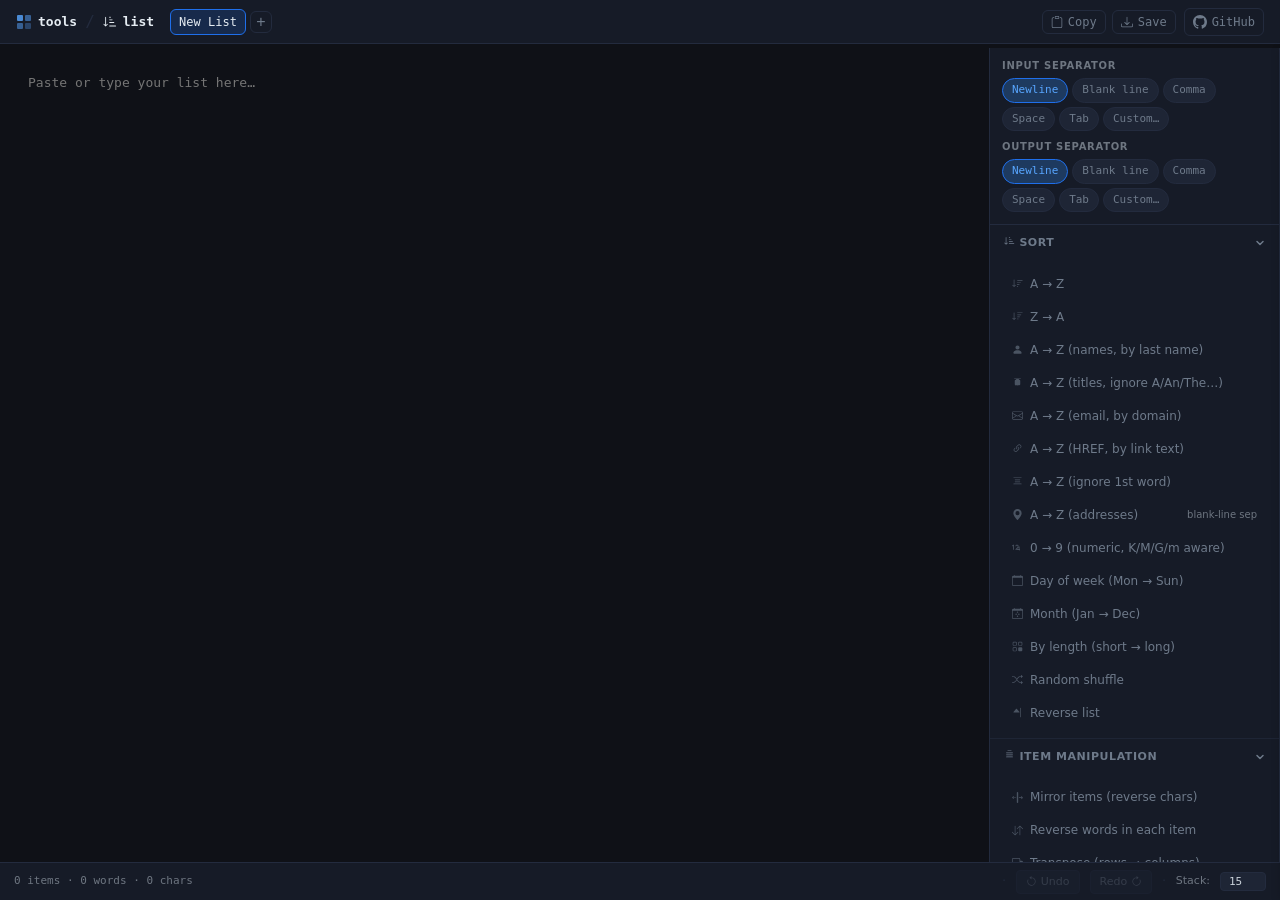
<file: list/index.html>
<!DOCTYPE html>
<!--
  list — List Sort, Clean & Transform Tool
  Author: Chris Holt
  License: GNU Affero General Public License v3.0 (AGPL-3.0)
  SPDX-License-Identifier: AGPL-3.0-or-later
  https://www.gnu.org/licenses/agpl-3.0.html

  Source: https://github.com/humor4fun/tools/tree/main/list
-->
<html lang="en">
<head>
<meta charset="UTF-8">
<meta name="viewport" content="width=device-width, initial-scale=1.0">
<title>list — tools.bluejar.org</title>
<link rel="stylesheet" href="../utils/tokens.css">
<style>
  *, *::before, *::after { box-sizing: border-box; margin: 0; padding: 0; }

  :root {
    --sidebar-w: 290px;
    --header-h:  48px;
    --statusbar-h: 38px;
  }

  html, body {
    height: 100%; background: var(--bg); color: var(--text);
    font-family: var(--font-sans); font-size: 14px; line-height: 1.5; overflow: hidden;
  }

  /* ── Layout ──────────────────────────────────────────────── */
  #app {
    display: grid;
    grid-template-columns: 1fr var(--sidebar-w);
    grid-template-rows: var(--header-h) auto 1fr var(--statusbar-h);
    height: 100vh; width: 100vw;
  }

  /* ── Header extra ─────────────────────────────────────────── */
  .hdr-btn.ok { color: #4ade80; border-color: var(--accent-green); }

  /* ── Textarea pane ───────────────────────────────────────── */
  #editor-pane {
    background: var(--bg-content); display: flex; flex-direction: column; overflow: hidden;
    border-right: 1px solid var(--border);
  }
  #editor {
    flex: 1; width: 100%; background: var(--bg); color: var(--text);
    font-family: var(--font-mono); font-size: 13px; line-height: 1.7;
    border: none; outline: none; resize: none;
    padding: 24px 28px; tab-size: 2;
    white-space: pre-wrap; overflow-wrap: break-word;
    overflow-y: auto; overflow-x: auto;
    scrollbar-width: thin; scrollbar-color: var(--border) transparent;
  }
  #editor::-webkit-scrollbar { width: 6px; }
  #editor::-webkit-scrollbar-thumb { background: var(--border); border-radius: 3px; }

  /* ── Sidebar ─────────────────────────────────────────────── */
  #sidebar {
    background: var(--bg-sidebar); overflow-y: auto; overflow-x: hidden;
    display: flex; flex-direction: column;
    scrollbar-width: thin; scrollbar-color: var(--border) transparent;
  }
  #sidebar::-webkit-scrollbar { width: 4px; }
  #sidebar::-webkit-scrollbar-thumb { background: var(--border); border-radius: 2px; }

  /* ── Status bar ──────────────────────────────────────────── */
  #statusbar {
    grid-column: 1 / -1;
    display: flex; align-items: center; gap: 10px; padding: 0 14px;
    background: var(--bg-sidebar); border-top: 1px solid var(--border);
    font-size: 11.5px; color: var(--text-dim); flex-shrink: 0;
  }
  #stats { flex: 1; font-family: var(--font-mono); font-size: 11px; }
  .sb-sep { color: var(--border); }
  .sb-btn {
    display: flex; align-items: center; gap: 4px;
    background: var(--bg-hover); border: 1px solid var(--border); border-radius: 4px;
    color: var(--text-muted); font-size: 11px; font-family: var(--font-sans);
    padding: 3px 9px; cursor: pointer; height: 24px;
    transition: background 0.15s, color 0.15s, border-color 0.15s;
  }
  .sb-btn:hover:not(:disabled) { color: var(--text); background: var(--bg-active); border-color: var(--accent-blue); }
  .sb-btn:disabled { opacity: 0.35; cursor: default; }
  #stack-label { font-size: 11px; color: var(--text-dim); white-space: nowrap; }
  #stack-input {
    width: 46px; background: var(--bg-hover); border: 1px solid var(--border);
    border-radius: 4px; color: var(--text); font-size: 11px; font-family: var(--font-mono);
    padding: 2px 6px; text-align: center; outline: none;
  }
  #stack-input:focus { border-color: var(--accent-blue); }



  /* ── Separator panel ─────────────────────────────────────── */
  #sep-panel { padding: 10px 12px 12px; border-bottom: 1px solid var(--border); }
  .sep-row { margin-bottom: 8px; }
  .sep-row:last-child { margin-bottom: 0; }
  .sep-label {
    font-size: 10px; font-weight: 600; color: var(--text-dim);
    text-transform: uppercase; letter-spacing: 0.07em; margin-bottom: 5px;
  }
  .sep-pills { display: flex; flex-wrap: wrap; gap: 4px; }
  .sep-pill {
    display: inline-flex; align-items: center; padding: 3px 9px;
    border: 1px solid var(--border); border-radius: 100px;
    font-size: 11px; font-family: var(--font-mono); color: var(--text-muted);
    cursor: pointer; background: var(--bg-hover); white-space: nowrap;
    transition: background 0.12s, color 0.12s, border-color 0.12s;
    user-select: none;
  }
  .sep-pill:hover { background: var(--bg-active); color: var(--text); }
  .sep-pill.active { background: var(--bg-active); color: var(--text-link); border-color: var(--accent-blue); }
  .sep-custom-input {
    margin-top: 5px; background: var(--bg-hover); border: 1px solid var(--border);
    border-radius: 4px; color: var(--text); font-size: 12px; font-family: var(--font-mono);
    padding: 3px 8px; width: 100%; outline: none; display: none;
  }
  .sep-custom-input.visible { display: block; }
  .sep-custom-input:focus { border-color: var(--accent-blue); }

  /* ── Operation buttons ───────────────────────────────────── */
  .op-btn {
    display: flex; align-items: center; width: 100%;
    background: transparent; border: none; border-radius: 5px;
    color: var(--text-muted); font-size: 12px; font-family: var(--font-sans);
    padding: 5px 8px; cursor: pointer; text-align: left; gap: 7px;
    transition: background 0.12s, color 0.12s;
    margin-bottom: 1px;
  }
  .op-btn:hover { background: var(--bg-hover); color: var(--text); }
  .op-btn:active { background: var(--bg-active); }
  .op-btn svg { flex-shrink: 0; opacity: 0.6; }
  .op-btn-note {
    font-size: 10px; color: var(--text-dim); margin-left: auto; white-space: nowrap;
  }

  /* ── Replace sub-form ────────────────────────────────────── */
  .sub-form { padding: 2px 2px 6px; }
  .sub-form input[type="text"] {
    width: 100%; background: var(--bg-hover); border: 1px solid var(--border);
    border-radius: 4px; color: var(--text); font-size: 12px; font-family: var(--font-mono);
    padding: 4px 8px; outline: none; margin-bottom: 5px; display: block;
  }
  .sub-form input[type="text"]:focus { border-color: var(--accent-blue); }
  .sub-form input[type="text"]::placeholder { color: var(--text-dim); }
  .sub-form-row {
    display: flex; align-items: center; gap: 6px; margin-bottom: 6px;
  }
  .sub-form-check {
    display: flex; align-items: center; gap: 5px;
    font-size: 11px; color: var(--text-muted); cursor: pointer; user-select: none;
  }
  .sub-form-check input { accent-color: var(--accent-blue); cursor: pointer; }
  .sub-form-apply {
    display: flex; align-items: center; justify-content: center;
    width: 100%; background: var(--accent-blue); border: none; border-radius: 5px;
    color: #fff; font-size: 12px; font-family: var(--font-sans);
    padding: 5px 0; cursor: pointer; transition: background 0.15s;
  }
  .sub-form-apply:hover { background: var(--accent-blue-h); }

  /* ── Labels sub-form ─────────────────────────────────────── */
  .label-mode-row {
    display: flex; gap: 4px; margin-bottom: 8px;
  }
  .label-mode-btn {
    flex: 1; text-align: center; padding: 4px 0; font-size: 11px;
    border: 1px solid var(--border); border-radius: 4px; cursor: pointer;
    background: var(--bg-hover); color: var(--text-muted);
    transition: background 0.12s, color 0.12s, border-color 0.12s;
    user-select: none;
  }
  .label-mode-btn.active { background: var(--bg-active); color: var(--text-link); border-color: var(--accent-blue); }

  /* ── Prune sub-form ──────────────────────────────────────── */
  .prune-btns { display: flex; gap: 5px; margin-top: 6px; }
  .prune-btn {
    flex: 1; background: var(--bg-hover); border: 1px solid var(--border);
    border-radius: 5px; color: var(--text-muted); font-size: 11.5px;
    padding: 5px 4px; cursor: pointer; text-align: center;
    transition: background 0.12s, color 0.12s, border-color 0.12s;
  }
  .prune-btn:hover { background: var(--bg-active); color: var(--text); border-color: var(--accent-blue); }

  /* ── Stack-full warning banner ──────────────────────────────── */
  #stack-warn-banner {
    display: flex; align-items: center; gap: 8px;
    padding: 7px 14px; font-size: 12px;
    background: #2d1f00; border-bottom: 1px solid #92400e;
    color: #fbbf24; z-index: 9; flex-shrink: 0;
    max-height: 40px; overflow: hidden;
    transition: max-height 0.2s ease, padding 0.2s ease, border-bottom-width 0.2s ease;
  }
  #stack-warn-banner.hidden {
    max-height: 0; padding-top: 0; padding-bottom: 0; border-bottom-width: 0;
  }
  #stack-warn-banner svg { flex-shrink: 0; opacity: 0.9; }
  #stack-warn-msg { flex: 1; }
  #stack-warn-dismiss {
    background: none; border: none; color: #fbbf24; font-size: 16px;
    cursor: pointer; padding: 0 4px; opacity: 0.7; line-height: 1;
    transition: opacity 0.15s; flex-shrink: 0;
  }
  #stack-warn-dismiss:hover { opacity: 1; }

  /* ── History sidebar section ─────────────────────────────────── */
  #history-list {
    height: 160px; overflow-y: auto; overflow-x: hidden;
    scrollbar-width: thin; scrollbar-color: var(--border) transparent;
    padding: 2px 0;
  }
  #history-list::-webkit-scrollbar { width: 4px; }
  #history-list::-webkit-scrollbar-thumb { background: var(--border); border-radius: 2px; }
  .hist-entry {
    display: flex; align-items: center; gap: 6px;
    padding: 4px 10px; font-size: 11.5px; cursor: pointer;
    border-left: 2px solid transparent;
    transition: background 0.1s, color 0.1s;
    user-select: none;
  }
  .hist-entry:hover { background: var(--bg-hover); }
  .hist-entry.hist-current {
    color: var(--text-heading); background: rgba(31,111,235,0.08);
    border-left-color: var(--accent-blue); cursor: default; font-weight: 500;
  }
  .hist-entry.hist-current:hover { background: rgba(31,111,235,0.08); }
  .hist-entry.hist-undo { color: var(--text-muted); }
  .hist-entry.hist-undo:hover { color: var(--text); }
  .hist-entry.hist-redo { color: var(--text-dim); font-style: italic; }
  .hist-entry.hist-redo:hover { color: var(--text-muted); }
  .hist-icon { flex-shrink: 0; font-size: 9px; width: 12px; text-align: center; }
  .hist-empty {
    padding: 12px 10px; font-size: 11px; color: var(--text-dim); font-style: italic;
  }
  #history-clear-btn {
    background: none; border: none; color: var(--text-dim); font-size: 10px;
    cursor: pointer; padding: 2px 6px; border-radius: 3px;
    transition: color 0.15s, background 0.15s; line-height: 1.5;
  }
  #history-clear-btn:hover { color: #f85149; background: var(--bg-hover); }

</style>
<script src="../utils/toast.js"></script>
<script src="../utils/clipboard.js"></script>
<script src="../utils/sidebar.js"></script>
<script src="../utils/tabs.js"></script>
<script src="../utils/header.js"></script>
<script src="../utils/activity-log.js"></script>
<script src="../utils/stats.js"></script>
</head>
<body>
<div id="app">

  <!-- ── Header ──────────────────────────────────────────────── -->
  <header id="header">
    <div id="header-actions">
      <button class="hdr-btn" id="btn-copy">
        <svg width="12" height="12" viewBox="0 0 16 16" fill="currentColor"><path d="M4 1.5H3a2 2 0 0 0-2 2V14a2 2 0 0 0 2 2h10a2 2 0 0 0 2-2V3.5a2 2 0 0 0-2-2h-1v1h1a1 1 0 0 1 1 1V14a1 1 0 0 1-1 1H3a1 1 0 0 1-1-1V3.5a1 1 0 0 1 1-1h1z"/><path d="M9.5 1a.5.5 0 0 1 .5.5v1a.5.5 0 0 1-.5.5h-3a.5.5 0 0 1-.5-.5v-1a.5.5 0 0 1 .5-.5zm-3-1A1.5 1.5 0 0 0 5 1.5v1A1.5 1.5 0 0 0 6.5 4h3A1.5 1.5 0 0 0 11 2.5v-1A1.5 1.5 0 0 0 9.5 0z"/></svg>
        Copy
      </button>
      <button class="hdr-btn" id="btn-save-hdr">
        <svg width="12" height="12" viewBox="0 0 16 16" fill="currentColor"><path d="M.5 9.9a.5.5 0 0 1 .5.5v2.5a1 1 0 0 0 1 1h12a1 1 0 0 0 1-1v-2.5a.5.5 0 0 1 1 0v2.5a2 2 0 0 1-2 2H2a2 2 0 0 1-2-2v-2.5a.5.5 0 0 1 .5-.5"/><path d="M7.646 11.854a.5.5 0 0 0 .708 0l3-3a.5.5 0 0 0-.708-.708L8.5 10.293V1.5a.5.5 0 0 0-1 0v8.793L5.354 8.146a.5.5 0 1 0-.708.708z"/></svg>
        Save
      </button>
    </div>
  </header>

  <!-- ── Stack-full warning banner ──────────────────────────────── -->
  <div id="stack-warn-banner" class="hidden" style="grid-column:1/-1">
    <svg width="13" height="13" viewBox="0 0 16 16" fill="currentColor"><path d="M8.982 1.566a1.13 1.13 0 0 0-1.96 0L.165 13.233c-.457.778.091 1.767.98 1.767h13.713c.889 0 1.438-.99.98-1.767zM8 5c.535 0 .954.462.9.995l-.35 3.507a.552.552 0 0 1-1.1 0L7.1 5.995A.905.905 0 0 1 8 5m.002 6a1 1 0 1 1 0 2 1 1 0 0 1 0-2"/></svg>
    <span id="stack-warn-msg"></span>
    <button id="stack-warn-dismiss" aria-label="Dismiss warning">&#x2715;</button>
  </div>

  <!-- ── Textarea ─────────────────────────────────────────────── -->
  <div id="editor-pane">
    <textarea id="editor" placeholder="Paste or type your list here…" spellcheck="false" autocomplete="off" autocorrect="off" autocapitalize="off"></textarea>
  </div>

  <!-- ── Sidebar ──────────────────────────────────────────────── -->
  <aside id="sidebar">

    <!-- Separators (always open) -->
    <div id="sep-panel">
      <div class="sep-row">
        <div class="sep-label">Input separator</div>
        <div class="sep-pills" id="in-pills">
          <span class="sep-pill active" data-sep="newline">Newline</span>
          <span class="sep-pill" data-sep="blank">Blank line</span>
          <span class="sep-pill" data-sep="comma">Comma</span>
          <span class="sep-pill" data-sep="space">Space</span>
          <span class="sep-pill" data-sep="tab">Tab</span>
          <span class="sep-pill" data-sep="custom">Custom…</span>
        </div>
        <input class="sep-custom-input" id="in-custom" placeholder="e.g.  |" maxlength="8">
      </div>
      <div class="sep-row">
        <div class="sep-label">Output separator</div>
        <div class="sep-pills" id="out-pills">
          <span class="sep-pill active" data-sep="newline">Newline</span>
          <span class="sep-pill" data-sep="blank">Blank line</span>
          <span class="sep-pill" data-sep="comma">Comma</span>
          <span class="sep-pill" data-sep="space">Space</span>
          <span class="sep-pill" data-sep="tab">Tab</span>
          <span class="sep-pill" data-sep="custom">Custom…</span>
        </div>
        <input class="sep-custom-input" id="out-custom" placeholder="e.g.  |" maxlength="8">
      </div>
    </div>

    <!-- Sort -->
    <div class="sb-sec" id="sec-sort">
      <div class="sb-hdr">
        <span class="">
          <svg width="11" height="11" viewBox="0 0 16 16" fill="currentColor"><path d="M3.5 3.5a.5.5 0 0 0-1 0v8.793l-1.146-1.147a.5.5 0 0 0-.708.708l2 1.999.007.007a.497.497 0 0 0 .7-.006l2-2a.5.5 0 0 0-.707-.708L3.5 12.293zm4 .5a.5.5 0 0 1 0-1h1a.5.5 0 0 1 0 1zm0 3a.5.5 0 0 1 0-1h3a.5.5 0 0 1 0 1zm0 3a.5.5 0 0 1 0-1h5a.5.5 0 0 1 0 1zM7 12.5a.5.5 0 0 0 .5.5h7a.5.5 0 0 0 0-1h-7a.5.5 0 0 0-.5.5"/></svg>
          Sort
        </span>
        <svg class="sb-chevron" width="10" height="10" viewBox="0 0 10 10" fill="none"><path d="M2 3.5l3 3 3-3" stroke="currentColor" stroke-width="1.5" stroke-linecap="round" stroke-linejoin="round"/></svg>
      </div>
      <div class="sb-body" id="body-sort">
        <button class="op-btn" data-op="sort-az">
          <svg width="11" height="11" viewBox="0 0 16 16" fill="currentColor"><path d="M3.5 2.5a.5.5 0 0 0-1 0v8.793l-1.146-1.147a.5.5 0 0 0-.708.708l2 2a.5.5 0 0 0 .708 0l2-2a.5.5 0 0 0-.708-.708L3.5 11.293zm4 1a.5.5 0 0 1 .5-.5h7a.5.5 0 0 1 0 1h-7a.5.5 0 0 1-.5-.5M7.5 6a.5.5 0 0 0 0 1h5a.5.5 0 0 0 0-1zm0 3a.5.5 0 0 0 0 1h3a.5.5 0 0 0 0-1zm0 3a.5.5 0 0 0 0 1h1a.5.5 0 0 0 0-1z"/></svg>
          A → Z
        </button>
        <button class="op-btn" data-op="sort-za">
          <svg width="11" height="11" viewBox="0 0 16 16" fill="currentColor"><path d="M3.5 2.5a.5.5 0 0 0-1 0v8.793l-1.146-1.147a.5.5 0 0 0-.708.708l2 2a.5.5 0 0 0 .708 0l2-2a.5.5 0 0 0-.708-.708L3.5 11.293zm4 9a.5.5 0 0 1 .5-.5h1a.5.5 0 0 1 0 1h-1a.5.5 0 0 1-.5-.5m0-3a.5.5 0 0 1 .5-.5h3a.5.5 0 0 1 0 1h-3a.5.5 0 0 1-.5-.5m0-3a.5.5 0 0 1 .5-.5h5a.5.5 0 0 1 0 1h-5a.5.5 0 0 1-.5-.5m0-3a.5.5 0 0 1 .5-.5h7a.5.5 0 0 1 0 1h-7a.5.5 0 0 1-.5-.5"/></svg>
          Z → A
        </button>
        <button class="op-btn" data-op="sort-names">
          <svg width="11" height="11" viewBox="0 0 16 16" fill="currentColor"><path d="M3 14s-1 0-1-1 1-4 6-4 6 3 6 4-1 1-1 1zm5-6a3 3 0 1 0 0-6 3 3 0 0 0 0 6"/></svg>
          A → Z (names, by last name)
        </button>
        <button class="op-btn" data-op="sort-titles">
          <svg width="11" height="11" viewBox="0 0 16 16" fill="currentColor"><path d="M5.5 5.5A.5.5 0 0 1 6 6v6a.5.5 0 0 1-1 0V6a.5.5 0 0 1 .5-.5m2.5 0a.5.5 0 0 1 .5.5v6a.5.5 0 0 1-1 0V6a.5.5 0 0 1 .5-.5M3 2.5a.5.5 0 0 1 .5-.5h9a.5.5 0 0 1 0 1H10v1h.5A1.5 1.5 0 0 1 12 5.5v5a1.5 1.5 0 0 1-1.5 1.5h-5A1.5 1.5 0 0 1 4 10.5v-5A1.5 1.5 0 0 1 5.5 4H6V3H3.5a.5.5 0 0 1-.5-.5"/></svg>
          A → Z (titles, ignore A/An/The…)
        </button>
        <button class="op-btn" data-op="sort-email">
          <svg width="11" height="11" viewBox="0 0 16 16" fill="currentColor"><path d="M0 4a2 2 0 0 1 2-2h12a2 2 0 0 1 2 2v8a2 2 0 0 1-2 2H2a2 2 0 0 1-2-2zm2-1a1 1 0 0 0-1 1v.217l7 4.2 7-4.2V4a1 1 0 0 0-1-1zm13 2.383-4.708 2.825L15 11.105zm-.034 6.876-5.64-3.471L8 9.583l-1.326-.795-5.64 3.47A1 1 0 0 0 2 13h12a1 1 0 0 0 .966-.741M1 11.105l4.708-2.897L1 5.383z"/></svg>
          A → Z (email, by domain)
        </button>
        <button class="op-btn" data-op="sort-href">
          <svg width="11" height="11" viewBox="0 0 16 16" fill="currentColor"><path d="M4.715 6.542 3.343 7.914a3 3 0 1 0 4.243 4.243l1.828-1.829A3 3 0 0 0 8.586 5.5L8 6.086a1 1 0 0 0-.154.199 2 2 0 0 1 .861 3.337L6.88 11.45a2 2 0 1 1-2.83-2.83l.793-.792a4 4 0 0 1-.128-1.287z"/><path d="M6.586 4.672A3 3 0 0 0 7.414 9.5l.775-.776a2 2 0 0 1-.896-3.346L9.12 3.55a2 2 0 1 1 2.83 2.83l-.793.792c.112.42.155.855.128 1.287l1.372-1.372a3 3 0 1 0-4.243-4.243z"/></svg>
          A → Z (HREF, by link text)
        </button>
        <button class="op-btn" data-op="sort-ignore-first">
          <svg width="11" height="11" viewBox="0 0 16 16" fill="currentColor"><path d="M2 2.5a.5.5 0 0 1 .5-.5h11a.5.5 0 0 1 0 1h-11a.5.5 0 0 1-.5-.5m2 3a.5.5 0 0 1 .5-.5h7a.5.5 0 0 1 0 1h-7a.5.5 0 0 1-.5-.5m0 3a.5.5 0 0 1 .5-.5h7a.5.5 0 0 1 0 1h-7a.5.5 0 0 1-.5-.5m-2 3a.5.5 0 0 1 .5-.5h11a.5.5 0 0 1 0 1h-11a.5.5 0 0 1-.5-.5"/></svg>
          A → Z (ignore 1st word)
        </button>
        <button class="op-btn" data-op="sort-addresses">
          <svg width="11" height="11" viewBox="0 0 16 16" fill="currentColor"><path d="M8 16s6-5.686 6-10A6 6 0 0 0 2 6c0 4.314 6 10 6 10m0-7a3 3 0 1 1 0-6 3 3 0 0 1 0 6"/></svg>
          A → Z (addresses)
          <span class="op-btn-note">blank-line sep</span>
        </button>
        <button class="op-btn" data-op="sort-numeric">
          <svg width="11" height="11" viewBox="0 0 16 16" fill="currentColor"><path d="M2.873 11.297V4.142H1.699L0 5.379v1.137l1.64-1.18h.06v5.961zm3.213-5.09v-.063c0-.618.44-1.169 1.196-1.169.676 0 1.174.44 1.174 1.106 0 .624-.42 1.101-.807 1.526L4.99 10.553v.744h5.78v-.99H6.643v-.069L8.41 8.252c.65-.724 1.237-1.332 1.237-2.27C9.647 4.882 8.72 4 7.308 4c-1.573 0-2.43 1.01-2.43 2.208v.087z"/><path d="M10.086 12.41h.89v-1.177h.695v-.99h-.695v-3.75h-1.08l-2.29 3.793v.947h2.48zm-1.35-2.167v-.055l1.35-2.212h.05v2.267z"/></svg>
          0 → 9 (numeric, K/M/G/m aware)
        </button>
        <button class="op-btn" data-op="sort-dow">
          <svg width="11" height="11" viewBox="0 0 16 16" fill="currentColor"><path d="M3.5 0a.5.5 0 0 1 .5.5V1h8V.5a.5.5 0 0 1 1 0V1h1a2 2 0 0 1 2 2v11a2 2 0 0 1-2 2H2a2 2 0 0 1-2-2V3a2 2 0 0 1 2-2h1V.5a.5.5 0 0 1 .5-.5M1 4v10a1 1 0 0 0 1 1h12a1 1 0 0 0 1-1V4z"/></svg>
          Day of week (Mon → Sun)
        </button>
        <button class="op-btn" data-op="sort-month">
          <svg width="11" height="11" viewBox="0 0 16 16" fill="currentColor"><path d="M3.5 0a.5.5 0 0 1 .5.5V1h8V.5a.5.5 0 0 1 1 0V1h1a2 2 0 0 1 2 2v11a2 2 0 0 1-2 2H2a2 2 0 0 1-2-2V3a2 2 0 0 1 2-2h1V.5a.5.5 0 0 1 .5-.5M1 4v10a1 1 0 0 0 1 1h12a1 1 0 0 0 1-1V4zm6 2a1 1 0 1 1 2 0 1 1 0 0 1-2 0m2 3a1 1 0 1 1 2 0 1 1 0 0 1-2 0m-2 3a1 1 0 1 1 2 0 1 1 0 0 1-2 0m-2-3a1 1 0 1 1 2 0 1 1 0 0 1-2 0"/></svg>
          Month (Jan → Dec)
        </button>
        <button class="op-btn" data-op="sort-length">
          <svg width="11" height="11" viewBox="0 0 16 16" fill="currentColor"><path d="M1 2.5A1.5 1.5 0 0 1 2.5 1h3A1.5 1.5 0 0 1 7 2.5v3A1.5 1.5 0 0 1 5.5 7h-3A1.5 1.5 0 0 1 1 5.5zM2.5 2a.5.5 0 0 0-.5.5v3a.5.5 0 0 0 .5.5h3a.5.5 0 0 0 .5-.5v-3a.5.5 0 0 0-.5-.5zm6.5.5A1.5 1.5 0 0 1 10.5 1h3A1.5 1.5 0 0 1 15 2.5v3A1.5 1.5 0 0 1 13.5 7h-3A1.5 1.5 0 0 1 9 5.5zm1.5-.5a.5.5 0 0 0-.5.5v3a.5.5 0 0 0 .5.5h3a.5.5 0 0 0 .5-.5v-3a.5.5 0 0 0-.5-.5zM1 10.5A1.5 1.5 0 0 1 2.5 9h3A1.5 1.5 0 0 1 7 10.5v3A1.5 1.5 0 0 1 5.5 15h-3A1.5 1.5 0 0 1 1 13.5zm1.5-.5a.5.5 0 0 0-.5.5v3a.5.5 0 0 0 .5.5h3a.5.5 0 0 0 .5-.5v-3a.5.5 0 0 0-.5-.5zm6.5.5A1.5 1.5 0 0 1 10.5 9h3a1.5 1.5 0 0 1 1.5 1.5v3a1.5 1.5 0 0 1-1.5 1.5h-3A1.5 1.5 0 0 1 9 13.5z"/></svg>
          By length (short → long)
        </button>
        <button class="op-btn" data-op="sort-random">
          <svg width="11" height="11" viewBox="0 0 16 16" fill="currentColor"><path d="M0 3.5A.5.5 0 0 1 .5 3H1c2.202 0 3.827 1.24 4.874 2.418.49.552.865 1.102 1.126 1.532.26-.43.636-.98 1.126-1.532C9.173 4.24 10.798 3 13 3v1c-1.798 0-3.173 1.01-4.126 2.082A9.6 9.6 0 0 0 7.556 8a9.6 9.6 0 0 0 1.317 1.918C9.828 10.99 11.204 12 13 12v1c-2.202 0-3.827-1.24-4.874-2.418A10.6 10.6 0 0 1 7 9.05c-.26.43-.636.98-1.126 1.532C4.827 11.76 3.202 13 1 13H.5a.5.5 0 0 1 0-1H1c1.798 0 3.173-1.01 4.126-2.082A9.6 9.6 0 0 0 6.444 8a9.6 9.6 0 0 0-1.317-1.918C4.172 5.01 2.796 4 1 4H.5a.5.5 0 0 1-.5-.5"/><path d="M13 5.466V1.534a.25.25 0 0 1 .41-.192l2.36 1.966c.12.1.12.284 0 .384l-2.36 1.966a.25.25 0 0 1-.41-.192m0 9v-3.932a.25.25 0 0 1 .41-.192l2.36 1.966c.12.1.12.284 0 .384l-2.36 1.966a.25.25 0 0 1-.41-.192"/></svg>
          Random shuffle
        </button>
        <button class="op-btn" data-op="sort-reverse-list">
          <svg width="11" height="11" viewBox="0 0 16 16" fill="currentColor"><path d="M12.5 15a.5.5 0 0 1-.5-.5v-13a.5.5 0 0 1 1 0v13a.5.5 0 0 1-.5.5m-10-7a.5.5 0 0 1-.374-.832l4-4.5a.5.5 0 0 1 .748 0l4 4.5A.5.5 0 0 1 10.5 8z"/></svg>
          Reverse list
        </button>
      </div>
    </div>

    <!-- Item Manipulation -->
    <div class="sb-sec" id="sec-items">
      <div class="sb-hdr">
        <span class="">
          <svg width="11" height="11" viewBox="0 0 16 16" fill="currentColor"><path d="M5.5 2a.5.5 0 0 0 0 1h5a.5.5 0 0 0 0-1zm-2 3a.5.5 0 0 0 0 1h9a.5.5 0 0 0 0-1zm0 3a.5.5 0 0 0 0 1h9a.5.5 0 0 0 0-1zm0 3a.5.5 0 0 0 0 1h9a.5.5 0 0 0 0-1z"/></svg>
          Item Manipulation
        </span>
        <svg class="sb-chevron" width="10" height="10" viewBox="0 0 10 10" fill="none"><path d="M2 3.5l3 3 3-3" stroke="currentColor" stroke-width="1.5" stroke-linecap="round" stroke-linejoin="round"/></svg>
      </div>
      <div class="sb-body" id="body-items">
        <button class="op-btn" data-op="mirror-items">
          <svg width="11" height="11" viewBox="0 0 16 16" fill="currentColor"><path d="M8 0a1 1 0 0 1 1 1v14a1 1 0 0 1-2 0V1a1 1 0 0 1 1-1M1.854 6.146l-1.5 1.5a.5.5 0 0 0 0 .708l1.5 1.5a.5.5 0 1 0 .707-.707L1.707 8.5H5.5a.5.5 0 0 0 0-1H1.707l.855-.854a.5.5 0 1 0-.708-.707zm12.292 0a.5.5 0 0 0-.708.708l.855.853H10.5a.5.5 0 0 0 0 1h3.793l-.855.853a.5.5 0 0 0 .708.708l1.5-1.5a.5.5 0 0 0 0-.707z"/></svg>
          Mirror items (reverse chars)
        </button>
        <button class="op-btn" data-op="reverse-words">
          <svg width="11" height="11" viewBox="0 0 16 16" fill="currentColor"><path d="M11.5 15a.5.5 0 0 0 .5-.5V2.707l3.146 3.147a.5.5 0 0 0 .708-.708l-4-4a.5.5 0 0 0-.708 0l-4 4a.5.5 0 1 0 .708.708L11 2.707V14.5a.5.5 0 0 0 .5.5m-7-14a.5.5 0 0 1 .5.5v11.793l3.146-3.147a.5.5 0 0 1 .708.708l-4 4a.5.5 0 0 1-.708 0l-4-4a.5.5 0 0 1 .708-.708L4 13.293V1.5a.5.5 0 0 1 .5-.5"/></svg>
          Reverse words in each item
        </button>
        <button class="op-btn" data-op="transpose">
          <svg width="11" height="11" viewBox="0 0 16 16" fill="currentColor"><path d="M0 2a2 2 0 0 1 2-2h8a2 2 0 0 1 2 2v2h2a2 2 0 0 1 2 2v8a2 2 0 0 1-2 2H6a2 2 0 0 1-2-2v-2H2a2 2 0 0 1-2-2zm2-1a1 1 0 0 0-1 1v8a1 1 0 0 0 1 1h8a1 1 0 0 0 1-1V2a1 1 0 0 0-1-1z"/></svg>
          Transpose (rows → columns)
        </button>
      </div>
    </div>

    <!-- Case -->
    <div class="sb-sec" id="sec-case">
      <div class="sb-hdr">
        <span class="">
          <svg width="11" height="11" viewBox="0 0 16 16" fill="currentColor"><path d="M2.244 13.081a.5.5 0 0 1-.622.311l-.189-.063a.5.5 0 0 1-.311-.622L5.89 2.5H8.25l4.562 10.5H10l-.9-2.188H4.901zm1.862-4.5h3.788l-1.89-4.577zM9 3a1 1 0 0 0-1 1v6a1 1 0 0 0 2 0V8h2v2a1 1 0 0 0 2 0V4a1 1 0 0 0-2 0v2h-2V4a1 1 0 0 0-1-1"/></svg>
          Case
        </span>
        <svg class="sb-chevron" width="10" height="10" viewBox="0 0 10 10" fill="none"><path d="M2 3.5l3 3 3-3" stroke="currentColor" stroke-width="1.5" stroke-linecap="round" stroke-linejoin="round"/></svg>
      </div>
      <div class="sb-body" id="body-case">
        <button class="op-btn" data-op="case-lower">lowercase</button>
        <button class="op-btn" data-op="case-upper">UPPERCASE</button>
        <button class="op-btn" data-op="case-title">Title Case</button>
        <button class="op-btn" data-op="case-random">rAnDoM cAsE</button>
        <button class="op-btn" data-op="case-capitalize">Capitalize first letter of each item</button>
      </div>
    </div>

    <!-- Clean -->
    <div class="sb-sec" id="sec-clean">
      <div class="sb-hdr">
        <span class="">
          <svg width="11" height="11" viewBox="0 0 16 16" fill="currentColor"><path d="M2.5 1.016A.5.5 0 0 1 3 .5h10a.5.5 0 0 1 .5.5v1a.5.5 0 0 1-.146.354L10 5.707V11.5a.5.5 0 0 1-.223.416l-3 2A.5.5 0 0 1 6 13.5V5.707L2.646 2.354A.5.5 0 0 1 2.5 2z"/></svg>
          Clean
        </span>
        <svg class="sb-chevron" width="10" height="10" viewBox="0 0 10 10" fill="none"><path d="M2 3.5l3 3 3-3" stroke="currentColor" stroke-width="1.5" stroke-linecap="round" stroke-linejoin="round"/></svg>
      </div>
      <div class="sb-body" id="body-clean">
        <button class="op-btn" data-op="remove-dupes">Remove duplicates (case-sensitive)</button>
        <button class="op-btn" data-op="trim-spaces">Trim spaces from each item</button>
        <button class="op-btn" data-op="remove-whitespace">Remove extra whitespace</button>
        <button class="op-btn" data-op="remove-linebreaks">Remove all line breaks</button>
        <button class="op-btn" data-op="remove-linebreaks-paras">Remove line breaks, keep paragraphs</button>
        <button class="op-btn" data-op="remove-nonalpha">Remove non-alphanumeric chars</button>
      </div>
    </div>

    <!-- Labels -->
    <div class="sb-sec" id="sec-labels">
      <div class="sb-hdr">
        <span class="">
          <svg width="11" height="11" viewBox="0 0 16 16" fill="currentColor"><path d="M0 2a1 1 0 0 1 1-1h4.586a1 1 0 0 1 .707.293l7 7a1 1 0 0 1 0 1.414l-4.586 4.586a1 1 0 0 1-1.414 0l-7-7A1 1 0 0 1 0 6.586zm3 3.5a1.5 1.5 0 1 0 3 0 1.5 1.5 0 0 0-3 0"/></svg>
          Labels
        </span>
        <svg class="sb-chevron" width="10" height="10" viewBox="0 0 10 10" fill="none"><path d="M2 3.5l3 3 3-3" stroke="currentColor" stroke-width="1.5" stroke-linecap="round" stroke-linejoin="round"/></svg>
      </div>
      <div class="sb-body" id="body-labels">
        <div class="label-mode-row">
          <span class="label-mode-btn active" id="lm-changing">Changing (#/A)</span>
          <span class="label-mode-btn" id="lm-static">Static text</span>
        </div>
        <!-- Changing labels -->
        <div id="label-changing-panel">
          <div class="sub-form">
            <div class="sub-form-row" style="margin-bottom:5px">
              <label class="sub-form-check">
                <input type="radio" name="label-type" value="number" checked> # (1,2,3…)
              </label>
              <label class="sub-form-check">
                <input type="radio" name="label-type" value="letter"> A (A,B,C…)
              </label>
            </div>
            <div class="sub-form-row" style="margin-bottom:5px">
              <label class="sub-form-check" style="white-space:nowrap">Separator:</label>
              <input type="text" id="label-sep" value=")" placeholder="e.g. ) : -" style="margin-bottom:0;flex:1">
            </div>
            <div class="sub-form-row">
              <label class="sub-form-check">
                <input type="radio" name="label-pos" value="prefix" checked> Prefix
              </label>
              <label class="sub-form-check">
                <input type="radio" name="label-pos" value="suffix"> Suffix
              </label>
            </div>
            <button class="sub-form-apply" id="btn-apply-changing-label">Apply to selection / all</button>
          </div>
        </div>
        <!-- Static labels -->
        <div id="label-static-panel" style="display:none">
          <div class="sub-form">
            <input type="text" id="label-static-text" placeholder="Your label text">
            <div class="sub-form-row" style="margin-bottom:5px">
              <label class="sub-form-check" style="white-space:nowrap">Separator:</label>
              <input type="text" id="label-static-sep" value=":" placeholder="e.g. : - " style="margin-bottom:0;flex:1">
            </div>
            <div class="sub-form-row">
              <label class="sub-form-check">
                <input type="radio" name="static-pos" value="prefix" checked> Prefix
              </label>
              <label class="sub-form-check">
                <input type="radio" name="static-pos" value="suffix"> Suffix
              </label>
            </div>
            <button class="sub-form-apply" id="btn-apply-static-label">Apply to selection / all</button>
          </div>
        </div>
      </div>
    </div>

    <!-- Prune -->
    <div class="sb-sec" id="sec-prune">
      <div class="sb-hdr">
        <span class="">
          <svg width="11" height="11" viewBox="0 0 16 16" fill="currentColor"><path d="M3.5 2.5a.5.5 0 0 0-1 0v8.793l-1.146-1.147a.5.5 0 0 0-.708.708l2 2a.5.5 0 0 0 .708 0l2-2a.5.5 0 0 0-.708-.708L3.5 11.293zm6 0a.5.5 0 0 0-1 0V10H7.5a.5.5 0 0 0 0 1H9v.5a.5.5 0 0 0 1 0V3a2.5 2.5 0 0 1 5 0v8.5a.5.5 0 0 0 1 0V3a3.5 3.5 0 1 0-7 0z"/></svg>
          Prune
        </span>
        <svg class="sb-chevron" width="10" height="10" viewBox="0 0 10 10" fill="none"><path d="M2 3.5l3 3 3-3" stroke="currentColor" stroke-width="1.5" stroke-linecap="round" stroke-linejoin="round"/></svg>
      </div>
      <div class="sb-body" id="body-prune">
        <div class="sub-form">
          <input type="text" id="prune-trigger" placeholder="Trigger text (will be deleted)">
          <div class="prune-btns">
            <button class="prune-btn" id="btn-prune-start">Prune from start</button>
            <button class="prune-btn" id="btn-prune-end">Prune from end</button>
          </div>
        </div>
      </div>
    </div>

    <!-- Replace -->
    <div class="sb-sec" id="sec-replace">
      <div class="sb-hdr">
        <span class="">
          <svg width="11" height="11" viewBox="0 0 16 16" fill="currentColor"><path d="M14 1a1 1 0 0 1 1 1v8a1 1 0 0 1-1 1H4.414A2 2 0 0 0 3 11.586l-2 2V2a1 1 0 0 1 1-1zM2 0a2 2 0 0 0-2 2v12.793a.5.5 0 0 0 .854.353l2.853-2.853A1 1 0 0 1 4.414 12H14a2 2 0 0 0 2-2V2a2 2 0 0 0-2-2z"/></svg>
          Replace
        </span>
        <svg class="sb-chevron" width="10" height="10" viewBox="0 0 10 10" fill="none"><path d="M2 3.5l3 3 3-3" stroke="currentColor" stroke-width="1.5" stroke-linecap="round" stroke-linejoin="round"/></svg>
      </div>
      <div class="sb-body" id="body-replace">
        <div class="sub-form">
          <input type="text" id="replace-find" placeholder="Find…">
          <input type="text" id="replace-with" placeholder="Replace with…">
          <div class="sub-form-row">
            <label class="sub-form-check">
              <input type="checkbox" id="replace-whole-word"> Whole word only
            </label>
          </div>
          <button class="sub-form-apply" id="btn-replace">Replace all</button>
        </div>
      </div>
    </div>

    <!-- File -->
    <div class="sb-sec" id="sec-file">
      <div class="sb-hdr">
        <span class="">
          <svg width="11" height="11" viewBox="0 0 16 16" fill="currentColor"><path d="M.5 9.9a.5.5 0 0 1 .5.5v2.5a1 1 0 0 0 1 1h12a1 1 0 0 0 1-1v-2.5a.5.5 0 0 1 1 0v2.5a2 2 0 0 1-2 2H2a2 2 0 0 1-2-2v-2.5a.5.5 0 0 1 .5-.5"/><path d="M7.646 1.146a.5.5 0 0 1 .708 0l3 3a.5.5 0 0 1-.708.708L8.5 2.707V11.5a.5.5 0 0 1-1 0V2.707L5.354 4.854a.5.5 0 1 1-.708-.708z"/></svg>
          File
        </span>
        <svg class="sb-chevron" width="10" height="10" viewBox="0 0 10 10" fill="none"><path d="M2 3.5l3 3 3-3" stroke="currentColor" stroke-width="1.5" stroke-linecap="round" stroke-linejoin="round"/></svg>
      </div>
      <div class="sb-body" id="body-file">
        <button class="op-btn" id="btn-load-file">
          <svg width="11" height="11" viewBox="0 0 16 16" fill="currentColor"><path d="M.5 9.9a.5.5 0 0 1 .5.5v2.5a1 1 0 0 0 1 1h12a1 1 0 0 0 1-1v-2.5a.5.5 0 0 1 1 0v2.5a2 2 0 0 1-2 2H2a2 2 0 0 1-2-2v-2.5a.5.5 0 0 1 .5-.5"/><path d="M7.646 1.146a.5.5 0 0 1 .708 0l3 3a.5.5 0 0 1-.708.708L8.5 2.707V11.5a.5.5 0 0 1-1 0V2.707L5.354 4.854a.5.5 0 1 1-.708-.708z"/></svg>
          Load text file…
        </button>
        <input type="file" id="file-input" accept=".txt,text/plain" style="display:none">
        <button class="op-btn" id="btn-save-file">
          <svg width="11" height="11" viewBox="0 0 16 16" fill="currentColor"><path d="M.5 9.9a.5.5 0 0 1 .5.5v2.5a1 1 0 0 0 1 1h12a1 1 0 0 0 1-1v-2.5a.5.5 0 0 1 1 0v2.5a2 2 0 0 1-2 2H2a2 2 0 0 1-2-2v-2.5a.5.5 0 0 1 .5-.5"/><path d="M7.646 11.854a.5.5 0 0 0 .708 0l3-3a.5.5 0 0 0-.708-.708L8.5 10.293V1.5a.5.5 0 0 0-1 0v8.793L5.354 8.146a.5.5 0 1 0-.708.708z"/></svg>
          Save to file…
        </button>
        <button class="op-btn" id="btn-print">
          <svg width="11" height="11" viewBox="0 0 16 16" fill="currentColor"><path d="M2.5 8a.5.5 0 1 0 0-1 .5.5 0 0 0 0 1"/><path d="M5 1a2 2 0 0 0-2 2v2H2a2 2 0 0 0-2 2v3a2 2 0 0 0 2 2h1v1a2 2 0 0 0 2 2h6a2 2 0 0 0 2-2v-1h1a2 2 0 0 0 2-2V7a2 2 0 0 0-2-2h-1V3a2 2 0 0 0-2-2zM4 3a1 1 0 0 1 1-1h6a1 1 0 0 1 1 1v2H4zm1 5a2 2 0 0 0-2 2v1H2a1 1 0 0 1-1-1V7a1 1 0 0 1 1-1h12a1 1 0 0 1 1 1v3a1 1 0 0 1-1 1h-1v-1a2 2 0 0 0-2-2zm7 2v3a1 1 0 0 1-1 1H5a1 1 0 0 1-1-1v-3a1 1 0 0 1 1-1h6a1 1 0 0 1 1 1"/></svg>
          Print
        </button>
      </div>
    </div>

    <!-- History -->
    <div class="sb-sec" id="sec-history">
      <div class="sb-hdr">
        <span class="">
          <svg width="11" height="11" viewBox="0 0 16 16" fill="currentColor"><path d="M8 3.5a.5.5 0 0 0-1 0V9a.5.5 0 0 0 .252.434l3.5 2a.5.5 0 0 0 .496-.868L8 8.71z"/><path d="M8 16A8 8 0 1 0 8 0a8 8 0 0 0 0 16m7-8A7 7 0 1 1 1 8a7 7 0 0 1 14 0"/></svg>
          History
        </span>
        <button id="history-clear-btn" title="Clear history" onclick="event.stopPropagation()">Clear</button>
      </div>
      <div class="sb-body" id="body-history">
        <div id="history-list">
          <div class="hist-empty">No history yet</div>
        </div>
      </div>
    </div>

  </aside>

  <!-- ── Status bar ────────────────────────────────────────────── -->
  <div id="statusbar">
    <span id="stats">0 items · 0 words · 0 chars</span>
    <span class="sb-sep">·</span>
    <button class="sb-btn" id="btn-undo" disabled>
      <svg width="11" height="11" viewBox="0 0 16 16" fill="currentColor"><path d="M8 3a5 5 0 1 1-4.546 2.914.5.5 0 0 0-.908-.417A6 6 0 1 0 8 2z"/><path d="M8 4.466V.534a.25.25 0 0 0-.41-.192L5.23 2.308a.25.25 0 0 0 0 .384l2.36 1.966A.25.25 0 0 0 8 4.466"/></svg>
      Undo
    </button>
    <button class="sb-btn" id="btn-redo" disabled>
      Redo
      <svg width="11" height="11" viewBox="0 0 16 16" fill="currentColor"><path d="M8 3a5 5 0 1 0 4.546 2.914.5.5 0 0 1 .908-.417A6 6 0 1 1 8 2z"/><path d="M8 4.466V.534a.25.25 0 0 1 .41-.192l2.36 1.966a.25.25 0 0 1 0 .384L8.41 4.658A.25.25 0 0 1 8 4.466"/></svg>
    </button>
    <span class="sb-sep">·</span>
    <span id="stack-label">Stack:</span>
    <input type="number" id="stack-input" value="15" min="0" max="100" title="Undo/redo stack size (0–100)">
  </div>

</div>

<script>
'use strict';

// ── State ──────────────────────────────────────────────────────
const el = id => document.getElementById(id);
const editor    = el('editor');
const statsEl   = el('stats');
const btnUndo   = el('btn-undo');
const btnRedo   = el('btn-redo');
const stackInp  = el('stack-input');

// Initialize activity log and stats
const activityLog = new ActivityLog('activity-log', {
  maxEntries: 200,
  position: 'right',
  storageKey: 'list_activity_log'
});

const stats = new Stats(editor, {
  updateOnInput: true,
  debounceMs: 150,
  metrics: [
    {
      name: 'items',
      label: 'items',
      fn: (content) => {
        if (content.trim() === '') return 0;
        return content.trim().split(/\n|,|;/).filter(s => s.trim() !== '').length;
      }
    },
    {
      name: 'words',
      label: 'words',
      fn: (content) => {
        if (content.trim() === '') return 0;
        return content.trim().split(/\s+/).length;
      }
    },
    {
      name: 'chars',
      label: 'chars',
      fn: (content) => content.length
    }
  ]
});

let undoStack = [];
let redoStack = [];
let stackMax  = 15;

// Separator state
let inSep  = 'newline';
let outSep = 'newline';
let inCustom  = '';
let outCustom = '';

// ── Tabs ───────────────────────────────────────────────────────
let listCtrl = null;

function makeDefaultTab() {
  return {
    content:      '',
    inSep:        'newline',
    outSep:       'newline',
    inCustom:     '',
    outCustom:    '',
    stackMax:     15,
    undoStack:    [],
    redoStack:    [],
    currentLabel: 'Initial',
  };
}

function tabLabel(tab) {
  const c = (tab.content || '').trim();
  if (!c) return 'New List';
  const first = c.split('\n')[0].trim();
  return first.length <= 22 ? first : first.slice(0, 21) + '\u2026';
}

function getTabState() {
  return {
    content:      editor.value,
    inSep,
    outSep,
    inCustom,
    outCustom,
    stackMax,
    undoStack:    undoStack.slice(),
    redoStack:    redoStack.slice(),
    currentLabel,
  };
}

function applyTabState(tab) {
  // Content
  editor.value = tab.content || '';
  // Separators
  inSep     = tab.inSep     || 'newline';
  outSep    = tab.outSep    || 'newline';
  inCustom  = tab.inCustom  || '';
  outCustom = tab.outCustom || '';
  setActivePill('in',  inSep);
  setActivePill('out', outSep);
  el('in-custom').value  = inCustom;
  el('out-custom').value = outCustom;
  el('in-custom').classList.toggle('visible',  inSep  === 'custom');
  el('out-custom').classList.toggle('visible', outSep === 'custom');
  // Undo stack
  stackMax     = tab.stackMax     !== undefined ? tab.stackMax : 15;
  undoStack    = (tab.undoStack   || []).slice();
  redoStack    = (tab.redoStack   || []).slice();
  currentLabel = tab.currentLabel || 'Initial';
  stackInp.value = stackMax;
  updateStats();
  updateUndoButtons();
  updateHistory();
}

// ── Stats ──────────────────────────────────────────────────────
// Stats are now managed by stats.js utility — see initialization above
// Legacy updateStats() kept for compatibility with applyTabState
function updateStats() {
  stats.update();
}

// ── Undo / Redo ────────────────────────────────────────────────
// Each stack entry: { val: string, label: string }
// currentLabel describes what the current editor state represents.
let currentLabel = 'Initial';

function pushUndo(prevVal, label) {
  if (stackMax === 0) return;
  // Warn when AT the limit (next push drops oldest)
  if (undoStack.length >= stackMax) {
    showStackWarn();
    undoStack.shift(); // drop oldest to make room
  }
  undoStack.push({ val: prevVal, label: currentLabel });
  currentLabel = label || 'Edit';
  redoStack = [];
  updateUndoButtons();
  updateHistory();
}

function updateUndoButtons() {
  btnUndo.disabled = undoStack.length === 0;
  btnRedo.disabled = redoStack.length === 0;
}

btnUndo.addEventListener('click', () => {
  if (!undoStack.length) return;
  const entry = undoStack.pop();
  redoStack.push({ val: editor.value, label: currentLabel });
  editor.value = entry.val;
  currentLabel = entry.label;
  updateStats(); updateUndoButtons(); updateHistory();
});

btnRedo.addEventListener('click', () => {
  if (!redoStack.length) return;
  const entry = redoStack.pop();
  undoStack.push({ val: editor.value, label: currentLabel });
  editor.value = entry.val;
  currentLabel = entry.label;
  updateStats(); updateUndoButtons(); updateHistory();
});

stackInp.addEventListener('change', () => {
  let v = parseInt(stackInp.value, 10);
  if (isNaN(v) || v < 0) v = 0;
  if (v > 100) v = 100;
  stackInp.value = v;
  const prevMax = stackMax;
  stackMax = v;
  // Trim stacks if needed
  while (undoStack.length > stackMax) undoStack.shift();
  while (redoStack.length > stackMax) redoStack.shift();
  // If limit changed, reset the per-limit dismissal so banner can reappear when reached
  if (v !== prevMax) clearStackWarnDismissal();
  updateUndoButtons(); updateHistory();
  if (listCtrl) { Object.assign(listCtrl.current(), getTabState()); listCtrl.persist(); }
});

// ── History list rendering ─────────────────────────────────────
function updateHistory() {
  const list = el('history-list');
  list.innerHTML = '';

  const totalEntries = undoStack.length + 1 + redoStack.length; // undo + current + redo
  if (undoStack.length === 0 && redoStack.length === 0) {
    const empty = document.createElement('div');
    empty.className = 'hist-empty';
    empty.textContent = 'No history yet';
    list.appendChild(empty);
    return;
  }

  // Redo entries: redoStack[last] = most recently undone (shows first/top)
  // redoStack[0] = oldest redo (shows last in redo section)
  for (let i = redoStack.length - 1; i >= 0; i--) {
    const entry = redoStack[i];
    const row = document.createElement('div');
    row.className = 'hist-entry hist-redo';
    row.title = 'Click to redo to this state';
    row.innerHTML = `<span class="hist-icon">↑</span><span>${escHtml(entry.label)}</span>`;
    const idx = i; // redo entry index in redoStack (0 = oldest)
    row.addEventListener('click', () => jumpToRedo(idx));
    list.appendChild(row);
  }

  // Current state
  const cur = document.createElement('div');
  cur.className = 'hist-entry hist-current';
  cur.innerHTML = `<span class="hist-icon">●</span><span>${escHtml(currentLabel)}</span>`;
  list.appendChild(cur);
  // Scroll current into view
  requestAnimationFrame(() => cur.scrollIntoView({ block: 'nearest' }));

  // Undo entries: undoStack[last] = most recent (shows first)
  for (let i = undoStack.length - 1; i >= 0; i--) {
    const entry = undoStack[i];
    const row = document.createElement('div');
    row.className = 'hist-entry hist-undo';
    row.title = 'Click to undo to this state';
    row.innerHTML = `<span class="hist-icon">↓</span><span>${escHtml(entry.label)}</span>`;
    const idx = i; // position in undoStack (undoStack.length-1 = top/most recent)
    row.addEventListener('click', () => jumpToUndo(idx));
    list.appendChild(row);
  }
}

function escHtml(s) {
  return s.replace(/&/g,'&amp;').replace(/</g,'&lt;').replace(/>/g,'&gt;');
}

// Jump to undo entry at undoStack[idx] — apply consecutive undos from top down to idx
function jumpToUndo(targetIdx) {
  // Number of undos needed: from top (undoStack.length-1) down to targetIdx inclusive
  const steps = undoStack.length - targetIdx;
  for (let k = 0; k < steps; k++) {
    const entry = undoStack.pop();
    redoStack.push({ val: editor.value, label: currentLabel });
    editor.value = entry.val;
    currentLabel = entry.label;
  }
  updateStats(); updateUndoButtons(); updateHistory();
}

// Jump to redo entry at redoStack[targetIdx] — apply consecutive redos from top down to targetIdx
function jumpToRedo(targetIdx) {
  // redoStack[last] = most recent undo. We need to redo from top down to targetIdx
  const steps = redoStack.length - targetIdx;
  for (let k = 0; k < steps; k++) {
    const entry = redoStack.pop();
    undoStack.push({ val: editor.value, label: currentLabel });
    editor.value = entry.val;
    currentLabel = entry.label;
  }
  updateStats(); updateUndoButtons(); updateHistory();
}

el('history-clear-btn').addEventListener('click', () => {
  undoStack = []; redoStack = [];
  currentLabel = 'Initial';
  updateUndoButtons(); updateHistory();
});

// ── Stack-full warning banner ─────────────────────────────────
const WARN_KEY      = 'list_stackwarn';
const WARN_EXPIRY   = 86400000; // 24 hours in ms

function getWarnState() {
  try { return JSON.parse(localStorage.getItem(WARN_KEY) || '{}'); } catch { return {}; }
}
function clearStackWarnDismissal() {
  try {
    const s = getWarnState();
    delete s.dismissed;
    delete s.dismissedLimit;
    localStorage.setItem(WARN_KEY, JSON.stringify(s));
  } catch {}
}

function showStackWarn() {
  if (stackMax === 0) return;
  const s = getWarnState();
  // If dismissed within 24h AND for the same limit, don't show
  if (s.dismissed && s.dismissedLimit === stackMax) {
    if (Date.now() - s.dismissed < WARN_EXPIRY) return;
  }
  const banner = el('stack-warn-banner');
  el('stack-warn-msg').textContent =
    `Stack full (${stackMax}/${stackMax}) — increase the limit in the status bar to keep more history`;
  banner.classList.remove('hidden');
}

el('stack-warn-dismiss').addEventListener('click', () => {
  el('stack-warn-banner').classList.add('hidden');
  try {
    const s = getWarnState();
    s.dismissed = Date.now();
    s.dismissedLimit = stackMax;
    localStorage.setItem(WARN_KEY, JSON.stringify(s));
  } catch {}
});

// ── Separators ─────────────────────────────────────────────────
const SEP_CHARS = {
  newline: '\n',
  blank:   '\n\n',
  comma:   ',',
  space:   ' ',
  tab:     '\t',
};
function getSepChar(type, custom) {
  if (type === 'custom') return custom;
  return SEP_CHARS[type] || '\n';
}
function setActivePill(which, val) {
  const container = el(which + '-pills');
  container.querySelectorAll('.sep-pill').forEach(p => {
    p.classList.toggle('active', p.dataset.sep === val);
  });
}

function applyOutSep() {
  // Reformat the textarea content using current in→out separator
  const inChar  = getSepChar(inSep, inCustom);
  const outChar = getSepChar(outSep, outCustom);
  if (inChar === outChar) return;
  const prev = editor.value;
  const items = splitByChar(prev, inChar);
  editor.value = items.join(outChar);
  // Sync in sep to out
  inSep = outSep; inCustom = outCustom;
  setActivePill('in', inSep);
  el('in-custom').classList.toggle('visible', inSep === 'custom');
  el('in-custom').value = inCustom;
  updateStats();
}

document.querySelectorAll('#in-pills .sep-pill').forEach(pill => {
  pill.addEventListener('click', () => {
    inSep = pill.dataset.sep;
    setActivePill('in', inSep);
    el('in-custom').classList.toggle('visible', inSep === 'custom');
    // Sync out to in (SortMyList behaviour)
    outSep = inSep;
    setActivePill('out', outSep);
    el('out-custom').classList.toggle('visible', outSep === 'custom');
    if (listCtrl) { Object.assign(listCtrl.current(), getTabState()); listCtrl.persist(); }
  });
});
document.querySelectorAll('#out-pills .sep-pill').forEach(pill => {
  pill.addEventListener('click', () => {
    const newOutSep = pill.dataset.sep;
    const newOutCustom = outCustom;
    // Reformat immediately
    const inChar  = getSepChar(inSep, inCustom);
    const outChar = getSepChar(newOutSep, newOutCustom);
    if (inChar !== outChar) {
      const prev = editor.value;
      pushUndo(prev, 'Change separator');
      const items = splitByChar(prev, inChar);
      editor.value = items.join(outChar);
    }
    outSep = newOutSep;
    setActivePill('out', outSep);
    el('out-custom').classList.toggle('visible', outSep === 'custom');
    // Sync in to out
    inSep = outSep;
    setActivePill('in', inSep);
    el('in-custom').classList.toggle('visible', inSep === 'custom');
    updateStats(); if (listCtrl) { Object.assign(listCtrl.current(), getTabState()); listCtrl.persist(); }
  });
});
el('in-custom').addEventListener('input', e => { inCustom = e.target.value; if (listCtrl) { Object.assign(listCtrl.current(), getTabState()); listCtrl.persist(); } });
el('out-custom').addEventListener('input', e => { outCustom = e.target.value; if (listCtrl) { Object.assign(listCtrl.current(), getTabState()); listCtrl.persist(); } });

// ── Split / Join helpers ────────────────────────────────────────
function splitByChar(text, sepChar) {
  if (sepChar === '\n\n') {
    return text.split(/\n\s*\n/).map(s => s.trim()).filter(s => s !== '');
  }
  return text.split(sepChar);
}

function splitItems(text) {
  const inChar = getSepChar(inSep, inCustom);
  return splitByChar(text, inChar);
}
function joinItems(items) {
  const outChar = getSepChar(outSep, outCustom);
  return items.join(outChar);
}

function applyTransform(fn, label) {
  const prev = editor.value;
  pushUndo(prev, label || 'Edit');
  editor.value = fn(prev);
  updateStats(); updateUndoButtons(); updateHistory();
}

function applyItemTransform(fn, label) {
  const prev = editor.value;
  pushUndo(prev, label || 'Edit');
  const items = splitItems(prev);
  editor.value = joinItems(fn(items));
  updateStats(); updateUndoButtons(); updateHistory();
}

// ── Sort helpers ───────────────────────────────────────────────
function collate(a, b) {
  return a.localeCompare(b, undefined, { sensitivity: 'base', numeric: true });
}

const TITLE_IGNORE = /^(a|an|the|la|le|l'|il)\s+/i;
const NAME_PREFIXES = /^(the\s+|mr\.?\s+|mrs\.?\s+|ms\.?\s+|dr\.?\s+|prof\.?\s+|rev\.?\s+|reverend\s+|honorable\s+|the\s+honorable\s+|sir\s+)/i;
const NAME_AND      = /\s+(and\s+.+|&.+)$/i;

function getLastName(item) {
  let s = item.trim().replace(NAME_PREFIXES, '').replace(NAME_AND, '');
  const parts = s.split(/[\s,]+/).filter(Boolean);
  return parts.length >= 2 ? parts[parts.length - 1] : parts[0] || s;
}

const DAYS = ['mon','tue','wed','thu','fri','sat','sun'];
const DAY_PATTERNS = [
  /\b(monday|mon)\b/i,
  /\b(tuesday|tue|tues)\b/i,
  /\b(wednesday|wed)\b/i,
  /\b(thursday|thu|thur|thurs)\b/i,
  /\b(friday|fri)\b/i,
  /\b(saturday|sat)\b/i,
  /\b(sunday|sun)\b/i,
];
function getDayIndex(item) {
  for (let i = 0; i < DAY_PATTERNS.length; i++) {
    if (DAY_PATTERNS[i].test(item)) return i;
  }
  return 999;
}

const MONTH_PATTERNS = [
  /\b(jan(?:uary)?)\b/i,
  /\b(feb(?:ruary)?)\b/i,
  /\b(mar(?:ch)?)\b/i,
  /\b(apr(?:il)?)\b/i,
  /\b(may)\b/i,
  /\b(jun(?:e)?)\b/i,
  /\b(jul(?:y)?)\b/i,
  /\b(aug(?:ust)?)\b/i,
  /\b(sep(?:t(?:ember)?)?)\b/i,
  /\b(oct(?:ober)?)\b/i,
  /\b(nov(?:ember)?)\b/i,
  /\b(dec(?:ember)?)\b/i,
];
function getMonthIndex(item) {
  for (let i = 0; i < MONTH_PATTERNS.length; i++) {
    if (MONTH_PATTERNS[i].test(item)) return i;
  }
  return 999;
}
function getDayNum(item) {
  const m = item.match(/\b(\d{1,2})\b/);
  return m ? parseInt(m[1], 10) : 999;
}

// Numeric sort: find first number-like token, handle K/M/G/m suffixes
function getNumericVal(item) {
  const m = item.match(/([+-]?\d+\.?\d*)\s*([KkMmGg]?)/);
  if (!m) return Infinity;
  let v = parseFloat(m[1]);
  switch (m[2]) {
    case 'k': case 'K': v *= 1e3; break;
    case 'M': v *= 1e6; break;
    case 'G': v *= 1e9; break;
    case 'm': v *= 1e-3; break;
  }
  return v;
}

// HREF: text after first >
function getHrefText(item) {
  const m = item.match(/>([^<]*)</);
  return m ? m[1].trim().toLowerCase() : item.toLowerCase();
}

// Email: domain (right of @)
function getEmailDomain(item) {
  const m = item.match(/@([\w.-]+)/);
  return m ? m[1].toLowerCase() : item.toLowerCase();
}

// Transpose: auto-detect delimiter among tab, comma, semicolon, hyphen, multi-space
function detectTransposeDelim(lines) {
  if (lines.some(l => l.includes('\t'))) return /\t/;
  if (lines.some(l => l.includes(';')))  return /;/;
  if (lines.some(l => l.includes(',')))  return /,/;
  if (lines.some(l => / {2,}/.test(l)))  return /\s{2,}/;
  return /\s+/;
}

// Addr sort: parse address blocks (blank-line separated), sort by last name of first line
function sortAddresses(text) {
  const blocks = text.split(/\n\s*\n/).map(b => b.trim()).filter(Boolean);
  blocks.sort((a, b) => {
    const lastA = getLastName(a.split('\n')[0]);
    const lastB = getLastName(b.split('\n')[0]);
    return collate(lastA, lastB);
  });
  return blocks.join('\n\n');
}

// Changing label counter (supports numbers and letters, wraps to AA, AB…)
function makeLabelCounter(type) {
  let n = 0;
  return () => {
    n++;
    if (type === 'number') return String(n);
    // Letter: 1=A, 26=Z, 27=AA …
    let r = '', x = n;
    while (x > 0) {
      x--;
      r = String.fromCharCode(65 + (x % 26)) + r;
      x = Math.floor(x / 26);
    }
    return r;
  };
}

// Fisher-Yates shuffle
function shuffle(arr) {
  for (let i = arr.length - 1; i > 0; i--) {
    const j = Math.floor(Math.random() * (i + 1));
    [arr[i], arr[j]] = [arr[j], arr[i]];
  }
  return arr;
}

// ── Label mode toggle ──────────────────────────────────────────
el('lm-changing').addEventListener('click', () => {
  el('lm-changing').classList.add('active');
  el('lm-static').classList.remove('active');
  el('label-changing-panel').style.display = '';
  el('label-static-panel').style.display   = 'none';
});
el('lm-static').addEventListener('click', () => {
  el('lm-static').classList.add('active');
  el('lm-changing').classList.remove('active');
  el('label-static-panel').style.display   = '';
  el('label-changing-panel').style.display = 'none';
});

// ── Get selection or all lines ─────────────────────────────────
function getSelectionLines() {
  const { selectionStart: ss, selectionEnd: se, value } = editor;
  if (ss === se) return null; // no selection
  // Expand to full lines
  const start = value.lastIndexOf('\n', ss - 1) + 1;
  const end   = value.indexOf('\n', se);
  const lineEnd = end === -1 ? value.length : end;
  return { start, end: lineEnd, text: value.slice(start, lineEnd) };
}

function applyLabelTransform(fn, label) {
  const sel = getSelectionLines();
  const prev = editor.value;
  pushUndo(prev, label || 'Add labels');
  if (sel) {
    const lines = sel.text.split('\n');
    const transformed = fn(lines).join('\n');
    editor.value = prev.slice(0, sel.start) + transformed + prev.slice(sel.end);
    editor.setSelectionRange(sel.start, sel.start + transformed.length);
  } else {
    const lines = editor.value.split('\n');
    editor.value = fn(lines).join('\n');
  }
  updateStats(); updateUndoButtons(); updateHistory();
}

// ── Label apply handlers ───────────────────────────────────────
el('btn-apply-changing-label').addEventListener('click', () => {
  const type    = document.querySelector('input[name="label-type"]:checked').value;
  const sepChar = el('label-sep').value;
  const pos     = document.querySelector('input[name="label-pos"]:checked').value;
  let n = 0;
  function nextLabel() {
    n++;
    if (type === 'number') return String(n);
    let r = '', x = n;
    while (x > 0) { x--; r = String.fromCharCode(65 + (x % 26)) + r; x = Math.floor(x / 26); }
    return r;
  }
  applyLabelTransform(lines => lines.map(line => {
    const lbl = nextLabel();
    return pos === 'prefix' ? lbl + sepChar + line : line + sepChar + lbl;
  }), 'Add labels');
  toast('Labels applied', 'ok');
});

el('btn-apply-static-label').addEventListener('click', () => {
  const labelText = el('label-static-text').value;
  const sepChar   = el('label-static-sep').value;
  const pos = document.querySelector('input[name="static-pos"]:checked').value;
  if (!labelText) { toast('Enter label text first', 'warn'); return; }
  applyLabelTransform(lines => lines.map(line =>
    pos === 'prefix' ? labelText + sepChar + line : line + sepChar + labelText
  ), 'Add labels');
  toast('Labels applied', 'ok');
});

// ── Prune ──────────────────────────────────────────────────────
el('btn-prune-start').addEventListener('click', () => {
  const trigger = el('prune-trigger').value;
  if (!trigger) { toast('Enter trigger text first', 'warn'); return; }
  applyItemTransform(items => items.map(item => {
    const idx = item.indexOf(trigger);
    return idx === -1 ? item : item.slice(idx + trigger.length);
  }), 'Prune from start');
  toast('Pruned from start', 'ok');
});
el('btn-prune-end').addEventListener('click', () => {
  const trigger = el('prune-trigger').value;
  if (!trigger) { toast('Enter trigger text first', 'warn'); return; }
  applyItemTransform(items => items.map(item => {
    const idx = item.indexOf(trigger);
    return idx === -1 ? item : item.slice(0, idx);
  }), 'Prune from end');
  toast('Pruned from end', 'ok');
});

// ── Replace ────────────────────────────────────────────────────
el('btn-replace').addEventListener('click', () => {
  const find = el('replace-find').value;
  const repl = el('replace-with').value;
  if (!find) { toast('Enter search text first', 'warn'); return; }
  const whole = el('replace-whole-word').checked;
  applyTransform(text => {
    if (whole) {
      const re = new RegExp('(?<![\\w])' + find.replace(/[.*+?^${}()|[\]\\]/g, '\\$&') + '(?![\\w])', 'g');
      return text.replace(re, repl);
    }
    return text.split(find).join(repl);
  }, 'Replace');
  toast('Replaced', 'ok');
});

// ── File ops ───────────────────────────────────────────────────
el('btn-load-file').addEventListener('click', () => el('file-input').click());
el('file-input').addEventListener('change', e => {
  const file = e.target.files[0];
  if (!file) return;
  const reader = new FileReader();
  reader.onload = ev => {
    pushUndo(editor.value, 'Load file');
    editor.value = ev.target.result;
    updateStats(); updateUndoButtons(); updateHistory();
    toast('Loaded: ' + file.name, 'ok');
  };
  reader.readAsText(file);
  e.target.value = '';
});

function saveFile() {
  const blob = new Blob([editor.value], { type: 'text/plain' });
  const a = document.createElement('a');
  a.href = URL.createObjectURL(blob);
  a.download = 'list.txt';
  a.click();
  URL.revokeObjectURL(a.href);
  toast('Saved', 'ok');
}
el('btn-save-file').addEventListener('click', saveFile);
el('btn-save-hdr').addEventListener('click', saveFile);
el('btn-print').addEventListener('click', () => window.print());

// ── Copy ───────────────────────────────────────────────────────
el('btn-copy').addEventListener('click', () => {
  copyText(editor.value, { successMsg: 'Copied!' });
});

// ── All operation buttons ──────────────────────────────────────
document.querySelectorAll('.op-btn[data-op]').forEach(btn => {
  btn.addEventListener('click', () => runOp(btn.dataset.op));
});

function runOp(op) {
  switch (op) {

    case 'sort-az':
      applyItemTransform(items => [...items].sort(collate), 'Sort A→Z');
      break;
    case 'sort-za':
      applyItemTransform(items => [...items].sort((a,b) => collate(b,a)), 'Sort Z→A');
      break;
    case 'sort-names':
      applyItemTransform(items => [...items].sort((a,b) =>
        collate(getLastName(a), getLastName(b))
      ), 'Sort by last name');
      break;
    case 'sort-titles':
      applyItemTransform(items => [...items].sort((a,b) => {
        const clean = s => s.trim().replace(TITLE_IGNORE, '').toLowerCase();
        return collate(clean(a), clean(b));
      }), 'Sort by title');
      break;
    case 'sort-email':
      applyItemTransform(items => [...items].sort((a,b) =>
        collate(getEmailDomain(a), getEmailDomain(b))
      ), 'Sort by email domain');
      break;
    case 'sort-href':
      applyItemTransform(items => [...items].sort((a,b) =>
        collate(getHrefText(a), getHrefText(b))
      ), 'Sort by link text');
      break;
    case 'sort-ignore-first':
      applyItemTransform(items => [...items].sort((a,b) => {
        const rest = s => s.trim().split(/\s+/).slice(1).join(' ').toLowerCase();
        return collate(rest(a), rest(b));
      }), 'Sort, ignore 1st word');
      break;
    case 'sort-addresses':
      applyTransform(text => sortAddresses(text), 'Sort addresses');
      break;
    case 'sort-numeric':
      applyItemTransform(items => [...items].sort((a,b) =>
        getNumericVal(a) - getNumericVal(b)
      ), 'Sort numeric');
      break;
    case 'sort-dow':
      applyItemTransform(items => [...items].sort((a,b) =>
        getDayIndex(a) - getDayIndex(b)
      ), 'Sort by day');
      break;
    case 'sort-month':
      applyItemTransform(items => [...items].sort((a,b) => {
        const mi = getMonthIndex(a) - getMonthIndex(b);
        return mi !== 0 ? mi : getDayNum(a) - getDayNum(b);
      }), 'Sort by month');
      break;
    case 'sort-length':
      applyItemTransform(items => [...items].sort((a,b) => a.length - b.length), 'Sort by length');
      break;
    case 'sort-random':
      applyItemTransform(items => shuffle([...items]), 'Shuffle');
      break;
    case 'sort-reverse-list':
      applyItemTransform(items => [...items].reverse(), 'Reverse');
      break;

    case 'mirror-items':
      applyItemTransform(items => items.map(s => s.split('').reverse().join('')), 'Mirror items');
      break;
    case 'reverse-words':
      applyItemTransform(items => items.map(s => s.split(/(\s+)/).reverse().join('')), 'Reverse words');
      break;
    case 'transpose': {
      const lines = editor.value.split('\n').filter(l => l.trim() !== '');
      const delim = detectTransposeDelim(lines);
      const rows  = lines.map(l => l.split(delim));
      const cols  = Math.max(...rows.map(r => r.length));
      const result = [];
      for (let c = 0; c < cols; c++) {
        result.push(rows.map(r => (r[c] || '').trimEnd()).join('\t'));
      }
      pushUndo(editor.value, 'Transpose');
      editor.value = result.join('\n');
      updateStats(); updateUndoButtons(); updateHistory();
      break;
    }

    case 'case-lower':
      applyTransform(t => t.toLowerCase(), 'Lowercase');
      break;
    case 'case-upper':
      applyTransform(t => t.toUpperCase(), 'Uppercase');
      break;
    case 'case-title': {
      const skip = new Set(['a','an','the','and','but','for','nor','or','of','with','to','in','on','de','le','la','au']);
      applyTransform(t => t.replace(/\b\w+/g, (w, offset) => {
        if (offset > 0 && skip.has(w.toLowerCase())) return w.toLowerCase();
        return w[0].toUpperCase() + w.slice(1).toLowerCase();
      }), 'Title case');
      break;
    }
    case 'case-random':
      applyTransform(t => t.split('').map(c =>
        Math.random() < 0.5 ? c.toUpperCase() : c.toLowerCase()
      ).join(''), 'Random case');
      break;
    case 'case-capitalize':
      applyItemTransform(items => items.map(s =>
        s.length === 0 ? s : s[0].toUpperCase() + s.slice(1)
      ), 'Capitalize');
      break;

    case 'remove-dupes': {
      const seen = new Set();
      applyItemTransform(items => items.filter(item => {
        if (seen.has(item)) return false;
        seen.add(item); return true;
      }), 'Remove duplicates');
      break;
    }
    case 'trim-spaces':
      applyItemTransform(items => items.map(s => s.trim()), 'Trim spaces');
      break;
    case 'remove-whitespace':
      applyTransform(t => t.replace(/[ \t]+/g, ' ').replace(/\n{3,}/g, '\n\n').trim(), 'Remove extra whitespace');
      break;
    case 'remove-linebreaks':
      applyTransform(t => t.replace(/\n+/g, ' ').trim(), 'Remove line breaks');
      break;
    case 'remove-linebreaks-paras':
      applyTransform(t => {
        return t.split(/\n\s*\n/).map(para =>
          para.replace(/\n/g, ' ').trim()
        ).join('\n\n');
      }, 'Remove line breaks (keep paras)');
      break;
    case 'remove-nonalpha': {
      applyItemTransform(items => items.map(s =>
        s.replace(/[^A-Za-z0-9 ]/g, '')
      ), 'Remove non-alphanumeric');
      break;
    }

    default:
      toast('Unknown operation: ' + op, 'warn');
  }
}

// ── Live stats ─────────────────────────────────────────────────
editor.addEventListener('input', () => { updateStats(); if (listCtrl) { Object.assign(listCtrl.current(), getTabState()); listCtrl.persist(); listCtrl.renderBar(); } });

// ── Tab key → 2 spaces ────────────────────────────────────────
editor.addEventListener('keydown', e => {
  if (e.key === 'Tab') {
    e.preventDefault();
    const ss = editor.selectionStart;
    const se = editor.selectionEnd;
    editor.value = editor.value.slice(0, ss) + '  ' + editor.value.slice(se);
    editor.selectionStart = editor.selectionEnd = ss + 2;
  }
});

// ── Init ───────────────────────────────────────────────────────
renderHeader({
  title: 'list',
  toolIconSvg: '<svg width="14" height="14" viewBox="0 0 16 16" fill="currentColor"><path d="M3.5 2.5a.5.5 0 0 0-1 0v8.793l-1.146-1.147a.5.5 0 0 0-.708.708l2 2a.5.5 0 0 0 .708 0l2-2a.5.5 0 0 0-.708-.708L3.5 11.293zm4 .5a.5.5 0 0 1 0-1h1a.5.5 0 0 1 0 1zm0 3a.5.5 0 0 1 0-1h3a.5.5 0 0 1 0 1zm0 3a.5.5 0 0 1 0-1h5a.5.5 0 0 1 0 1zM7 12.5a.5.5 0 0 0 .5.5h7a.5.5 0 0 0 0-1h-7a.5.5 0 0 0-.5.5"/></svg>',
  githubPath: 'list',
});
initSidebarSections('list_prefs', ['sec-sort','sec-items','sec-case','sec-clean','sec-labels','sec-prune','sec-replace','sec-file','sec-history']);
listCtrl = initTabs({
  storageKey: 'list_tabs',
  defaultTab: makeDefaultTab,
  tabLabel:   tabLabel,
  onSwitch:   applyTabState,
  onSave:     getTabState,
}).init();
</script>
</body>
</html>
</file>
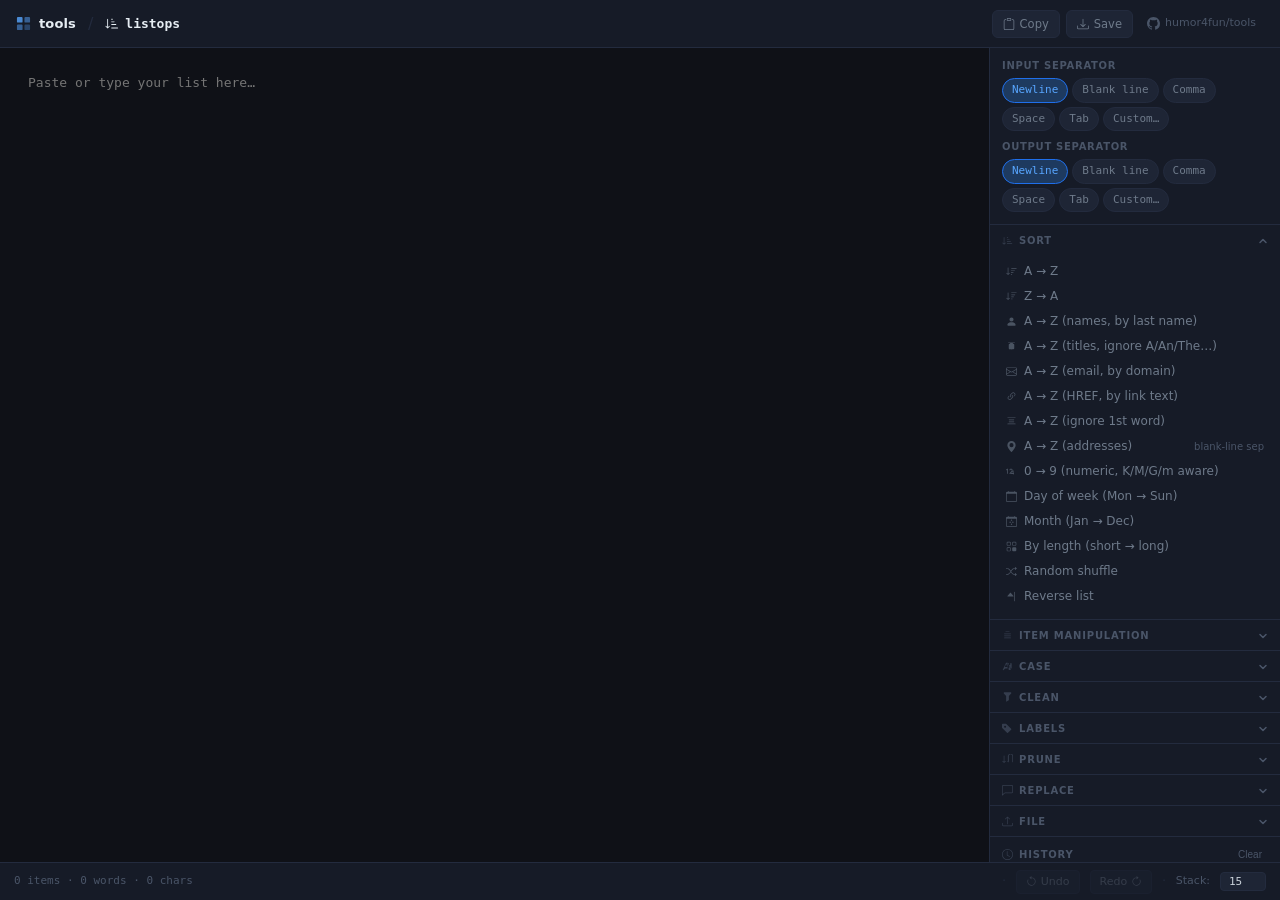
<file: listops/index.html>
<!DOCTYPE html>
<!--
  listops — List Sort, Clean & Transform Tool
  Author: Chris Holt
  License: GNU Affero General Public License v3.0 (AGPL-3.0)
  SPDX-License-Identifier: AGPL-3.0-or-later
  https://www.gnu.org/licenses/agpl-3.0.html

  Source: https://github.com/humor4fun/tools/tree/main/listops
-->
<html lang="en">
<head>
<meta charset="UTF-8">
<meta name="viewport" content="width=device-width, initial-scale=1.0">
<title>listops — tools.bluejar.org</title>
<style>
  *, *::before, *::after { box-sizing: border-box; margin: 0; padding: 0; }

  :root {
    --bg:           #0f1117;
    --bg-sidebar:   #161b27;
    --bg-content:   #0f1117;
    --bg-hover:     #1e2535;
    --bg-active:    #1e3a5f;
    --border:       #232b3e;
    --border-light: #1e2535;

    --text:         #c9d1d9;
    --text-muted:   #6e7a8a;
    --text-dim:     #4a5568;
    --text-heading: #e6edf3;
    --text-link:    #58a6ff;

    --accent-blue:  #1f6feb;
    --accent-blue-h:#388bfd;
    --accent-green: #238636;

    --sidebar-w: 290px;
    --header-h:  48px;
    --statusbar-h: 38px;
    --radius: 6px;
    --font-mono: 'JetBrains Mono','Fira Code','Cascadia Code',ui-monospace,monospace;
    --font-sans: -apple-system,BlinkMacSystemFont,'Segoe UI',system-ui,sans-serif;
  }

  html, body {
    height: 100%; background: var(--bg); color: var(--text);
    font-family: var(--font-sans); font-size: 14px; line-height: 1.5; overflow: hidden;
  }

  /* ── Layout ──────────────────────────────────────────────── */
  #app {
    display: grid;
    grid-template-columns: 1fr var(--sidebar-w);
    grid-template-rows: var(--header-h) auto 1fr var(--statusbar-h);
    height: 100vh; width: 100vw;
  }

  /* ── Header ──────────────────────────────────────────────── */
  #header {
    grid-column: 1 / -1;
    display: flex; align-items: center; padding: 0 16px; gap: 10px;
    background: var(--bg-sidebar); border-bottom: 1px solid var(--border); z-index: 10;
  }
  #header-logo {
    display: flex; align-items: center; gap: 8px;
    font-size: 13px; font-weight: 600; color: var(--text-heading);
    letter-spacing: 0.01em; text-decoration: none;
  }
  #header-logo svg { flex-shrink: 0; }
  .header-sep { color: var(--border); margin: 0 2px; font-size: 16px; }
  #header-title {
    display: inline-flex; align-items: center; gap: 6px;
    font-size: 13px; font-weight: 600; color: var(--text-heading);
    font-family: var(--font-mono);
  }
  #header-actions {
    margin-left: auto; display: flex; align-items: center; gap: 6px;
  }
  .hdr-btn {
    display: flex; align-items: center; gap: 5px;
    background: var(--bg-hover); border: 1px solid var(--border); border-radius: var(--radius);
    color: var(--text-muted); font-size: 11.5px; font-family: var(--font-sans);
    padding: 4px 10px; cursor: pointer; height: 28px; white-space: nowrap;
    transition: background 0.15s, color 0.15s, border-color 0.15s;
  }
  .hdr-btn:hover { background: var(--bg-active); color: var(--text); border-color: var(--accent-blue); }
  .hdr-btn.ok { color: #4ade80; border-color: var(--accent-green); }
  #btn-hdr-gh {
    background: none; border: none; color: var(--text-dim); font-size: 11px;
    padding: 4px 8px; border-radius: 4px; cursor: pointer; text-decoration: none;
    display: flex; align-items: center; gap: 5px;
    transition: color 0.15s, background 0.15s;
  }
  #btn-hdr-gh:hover { color: var(--text-muted); background: var(--bg-hover); }

  /* ── Textarea pane ───────────────────────────────────────── */
  #editor-pane {
    background: var(--bg-content); display: flex; flex-direction: column; overflow: hidden;
    border-right: 1px solid var(--border);
  }
  #editor {
    flex: 1; width: 100%; background: var(--bg); color: var(--text);
    font-family: var(--font-mono); font-size: 13px; line-height: 1.7;
    border: none; outline: none; resize: none;
    padding: 24px 28px; tab-size: 2;
    white-space: pre-wrap; overflow-wrap: break-word;
    overflow-y: auto; overflow-x: auto;
    scrollbar-width: thin; scrollbar-color: var(--border) transparent;
  }
  #editor::-webkit-scrollbar { width: 6px; }
  #editor::-webkit-scrollbar-thumb { background: var(--border); border-radius: 3px; }

  /* ── Sidebar ─────────────────────────────────────────────── */
  #sidebar {
    background: var(--bg-sidebar); overflow-y: auto; overflow-x: hidden;
    display: flex; flex-direction: column;
    scrollbar-width: thin; scrollbar-color: var(--border) transparent;
  }
  #sidebar::-webkit-scrollbar { width: 4px; }
  #sidebar::-webkit-scrollbar-thumb { background: var(--border); border-radius: 2px; }

  /* ── Status bar ──────────────────────────────────────────── */
  #statusbar {
    grid-column: 1 / -1;
    display: flex; align-items: center; gap: 10px; padding: 0 14px;
    background: var(--bg-sidebar); border-top: 1px solid var(--border);
    font-size: 11.5px; color: var(--text-dim); flex-shrink: 0;
  }
  #stats { flex: 1; font-family: var(--font-mono); font-size: 11px; }
  .sb-sep { color: var(--border); }
  .sb-btn {
    display: flex; align-items: center; gap: 4px;
    background: var(--bg-hover); border: 1px solid var(--border); border-radius: 4px;
    color: var(--text-muted); font-size: 11px; font-family: var(--font-sans);
    padding: 3px 9px; cursor: pointer; height: 24px;
    transition: background 0.15s, color 0.15s, border-color 0.15s;
  }
  .sb-btn:hover:not(:disabled) { color: var(--text); background: var(--bg-active); border-color: var(--accent-blue); }
  .sb-btn:disabled { opacity: 0.35; cursor: default; }
  #stack-label { font-size: 11px; color: var(--text-dim); white-space: nowrap; }
  #stack-input {
    width: 46px; background: var(--bg-hover); border: 1px solid var(--border);
    border-radius: 4px; color: var(--text); font-size: 11px; font-family: var(--font-mono);
    padding: 2px 6px; text-align: center; outline: none;
  }
  #stack-input:focus { border-color: var(--accent-blue); }

  /* ── Sidebar sections ────────────────────────────────────── */
  .sb-section { border-bottom: 1px solid var(--border); }
  .sb-section-header {
    display: flex; align-items: center; justify-content: space-between;
    padding: 8px 12px 7px; cursor: pointer; user-select: none;
    transition: background 0.12s;
  }
  .sb-section-header:hover { background: var(--bg-hover); }
  .sb-section-title {
    font-size: 10px; font-weight: 600; color: var(--text-dim);
    text-transform: uppercase; letter-spacing: 0.08em;
    display: flex; align-items: center; gap: 6px;
  }
  .sb-section-title svg { opacity: 0.6; }
  .sb-chevron { color: var(--text-dim); transition: transform 0.15s; flex-shrink: 0; }
  .sb-chevron.open { transform: rotate(180deg); }
  .sb-section-body { display: none; padding: 4px 8px 10px; }
  .sb-section-body.open { display: block; }

  /* ── Separator panel ─────────────────────────────────────── */
  #sep-panel { padding: 10px 12px 12px; border-bottom: 1px solid var(--border); }
  .sep-row { margin-bottom: 8px; }
  .sep-row:last-child { margin-bottom: 0; }
  .sep-label {
    font-size: 10px; font-weight: 600; color: var(--text-dim);
    text-transform: uppercase; letter-spacing: 0.07em; margin-bottom: 5px;
  }
  .sep-pills { display: flex; flex-wrap: wrap; gap: 4px; }
  .sep-pill {
    display: inline-flex; align-items: center; padding: 3px 9px;
    border: 1px solid var(--border); border-radius: 100px;
    font-size: 11px; font-family: var(--font-mono); color: var(--text-muted);
    cursor: pointer; background: var(--bg-hover); white-space: nowrap;
    transition: background 0.12s, color 0.12s, border-color 0.12s;
    user-select: none;
  }
  .sep-pill:hover { background: var(--bg-active); color: var(--text); }
  .sep-pill.active { background: var(--bg-active); color: var(--text-link); border-color: var(--accent-blue); }
  .sep-custom-input {
    margin-top: 5px; background: var(--bg-hover); border: 1px solid var(--border);
    border-radius: 4px; color: var(--text); font-size: 12px; font-family: var(--font-mono);
    padding: 3px 8px; width: 100%; outline: none; display: none;
  }
  .sep-custom-input.visible { display: block; }
  .sep-custom-input:focus { border-color: var(--accent-blue); }

  /* ── Operation buttons ───────────────────────────────────── */
  .op-btn {
    display: flex; align-items: center; width: 100%;
    background: transparent; border: none; border-radius: 5px;
    color: var(--text-muted); font-size: 12px; font-family: var(--font-sans);
    padding: 5px 8px; cursor: pointer; text-align: left; gap: 7px;
    transition: background 0.12s, color 0.12s;
    margin-bottom: 1px;
  }
  .op-btn:hover { background: var(--bg-hover); color: var(--text); }
  .op-btn:active { background: var(--bg-active); }
  .op-btn svg { flex-shrink: 0; opacity: 0.6; }
  .op-btn-note {
    font-size: 10px; color: var(--text-dim); margin-left: auto; white-space: nowrap;
  }

  /* ── Replace sub-form ────────────────────────────────────── */
  .sub-form { padding: 2px 2px 6px; }
  .sub-form input[type="text"] {
    width: 100%; background: var(--bg-hover); border: 1px solid var(--border);
    border-radius: 4px; color: var(--text); font-size: 12px; font-family: var(--font-mono);
    padding: 4px 8px; outline: none; margin-bottom: 5px; display: block;
  }
  .sub-form input[type="text"]:focus { border-color: var(--accent-blue); }
  .sub-form input[type="text"]::placeholder { color: var(--text-dim); }
  .sub-form-row {
    display: flex; align-items: center; gap: 6px; margin-bottom: 6px;
  }
  .sub-form-check {
    display: flex; align-items: center; gap: 5px;
    font-size: 11px; color: var(--text-muted); cursor: pointer; user-select: none;
  }
  .sub-form-check input { accent-color: var(--accent-blue); cursor: pointer; }
  .sub-form-apply {
    display: flex; align-items: center; justify-content: center;
    width: 100%; background: var(--accent-blue); border: none; border-radius: 5px;
    color: #fff; font-size: 12px; font-family: var(--font-sans);
    padding: 5px 0; cursor: pointer; transition: background 0.15s;
  }
  .sub-form-apply:hover { background: var(--accent-blue-h); }

  /* ── Labels sub-form ─────────────────────────────────────── */
  .label-mode-row {
    display: flex; gap: 4px; margin-bottom: 8px;
  }
  .label-mode-btn {
    flex: 1; text-align: center; padding: 4px 0; font-size: 11px;
    border: 1px solid var(--border); border-radius: 4px; cursor: pointer;
    background: var(--bg-hover); color: var(--text-muted);
    transition: background 0.12s, color 0.12s, border-color 0.12s;
    user-select: none;
  }
  .label-mode-btn.active { background: var(--bg-active); color: var(--text-link); border-color: var(--accent-blue); }

  /* ── Prune sub-form ──────────────────────────────────────── */
  .prune-btns { display: flex; gap: 5px; margin-top: 6px; }
  .prune-btn {
    flex: 1; background: var(--bg-hover); border: 1px solid var(--border);
    border-radius: 5px; color: var(--text-muted); font-size: 11.5px;
    padding: 5px 4px; cursor: pointer; text-align: center;
    transition: background 0.12s, color 0.12s, border-color 0.12s;
  }
  .prune-btn:hover { background: var(--bg-active); color: var(--text); border-color: var(--accent-blue); }

  /* ── Stack-full warning banner ──────────────────────────────── */
  #stack-warn-banner {
    display: flex; align-items: center; gap: 8px;
    padding: 7px 14px; font-size: 12px;
    background: #2d1f00; border-bottom: 1px solid #92400e;
    color: #fbbf24; z-index: 9; flex-shrink: 0;
    max-height: 40px; overflow: hidden;
    transition: max-height 0.2s ease, padding 0.2s ease, border-bottom-width 0.2s ease;
  }
  #stack-warn-banner.hidden {
    max-height: 0; padding-top: 0; padding-bottom: 0; border-bottom-width: 0;
  }
  #stack-warn-banner svg { flex-shrink: 0; opacity: 0.9; }
  #stack-warn-msg { flex: 1; }
  #stack-warn-dismiss {
    background: none; border: none; color: #fbbf24; font-size: 16px;
    cursor: pointer; padding: 0 4px; opacity: 0.7; line-height: 1;
    transition: opacity 0.15s; flex-shrink: 0;
  }
  #stack-warn-dismiss:hover { opacity: 1; }

  /* ── History sidebar section ─────────────────────────────────── */
  #history-list {
    height: 160px; overflow-y: auto; overflow-x: hidden;
    scrollbar-width: thin; scrollbar-color: var(--border) transparent;
    padding: 2px 0;
  }
  #history-list::-webkit-scrollbar { width: 4px; }
  #history-list::-webkit-scrollbar-thumb { background: var(--border); border-radius: 2px; }
  .hist-entry {
    display: flex; align-items: center; gap: 6px;
    padding: 4px 10px; font-size: 11.5px; cursor: pointer;
    border-left: 2px solid transparent;
    transition: background 0.1s, color 0.1s;
    user-select: none;
  }
  .hist-entry:hover { background: var(--bg-hover); }
  .hist-entry.hist-current {
    color: var(--text-heading); background: rgba(31,111,235,0.08);
    border-left-color: var(--accent-blue); cursor: default; font-weight: 500;
  }
  .hist-entry.hist-current:hover { background: rgba(31,111,235,0.08); }
  .hist-entry.hist-undo { color: var(--text-muted); }
  .hist-entry.hist-undo:hover { color: var(--text); }
  .hist-entry.hist-redo { color: var(--text-dim); font-style: italic; }
  .hist-entry.hist-redo:hover { color: var(--text-muted); }
  .hist-icon { flex-shrink: 0; font-size: 9px; width: 12px; text-align: center; }
  .hist-empty {
    padding: 12px 10px; font-size: 11px; color: var(--text-dim); font-style: italic;
  }
  #history-clear-btn {
    background: none; border: none; color: var(--text-dim); font-size: 10px;
    cursor: pointer; padding: 2px 6px; border-radius: 3px;
    transition: color 0.15s, background 0.15s; line-height: 1.5;
  }
  #history-clear-btn:hover { color: #f85149; background: var(--bg-hover); }

  /* ── Toast ───────────────────────────────────────────────── */
  #toast {
    position: fixed; top: 14px; left: 50%; transform: translateX(-50%) translateY(-8px);
    background: var(--bg-sidebar); border: 1px solid var(--border);
    border-radius: var(--radius); padding: 8px 18px;
    font-size: 12.5px; color: var(--text);
    box-shadow: 0 4px 16px rgba(0,0,0,0.4);
    opacity: 0; transition: opacity 0.2s, transform 0.2s;
    pointer-events: none; z-index: 1000; white-space: nowrap;
  }
  #toast.visible { opacity: 1; transform: translateX(-50%) translateY(0); }
  #toast.ok { border-color: var(--accent-green); color: #4ade80; }
  #toast.warn { border-color: #fbbf24; color: #fbbf24; }
</style>
</head>
<body>
<div id="app">

  <!-- ── Header ──────────────────────────────────────────────── -->
  <header id="header">
    <a id="header-logo" href="/">
      <svg width="15" height="15" viewBox="0 0 16 16" fill="none">
        <rect x="1" y="1" width="6" height="6" rx="1" fill="#58a6ff" opacity="0.8"/>
        <rect x="9" y="1" width="6" height="6" rx="1" fill="#58a6ff" opacity="0.5"/>
        <rect x="1" y="9" width="6" height="6" rx="1" fill="#58a6ff" opacity="0.5"/>
        <rect x="9" y="9" width="6" height="6" rx="1" fill="#58a6ff" opacity="0.3"/>
      </svg>
      tools
    </a>
    <span class="header-sep">/</span>
    <span id="header-title">
      <svg width="14" height="14" viewBox="0 0 16 16" fill="currentColor">
        <path d="M3.5 2.5a.5.5 0 0 0-1 0v8.793l-1.146-1.147a.5.5 0 0 0-.708.708l2 2a.5.5 0 0 0 .708 0l2-2a.5.5 0 0 0-.708-.708L3.5 11.293zm4 .5a.5.5 0 0 1 0-1h1a.5.5 0 0 1 0 1zm0 3a.5.5 0 0 1 0-1h3a.5.5 0 0 1 0 1zm0 3a.5.5 0 0 1 0-1h5a.5.5 0 0 1 0 1zM7 12.5a.5.5 0 0 0 .5.5h7a.5.5 0 0 0 0-1h-7a.5.5 0 0 0-.5.5"/>
      </svg>
      listops
    </span>
    <div id="header-actions">
      <button class="hdr-btn" id="btn-copy">
        <svg width="12" height="12" viewBox="0 0 16 16" fill="currentColor"><path d="M4 1.5H3a2 2 0 0 0-2 2V14a2 2 0 0 0 2 2h10a2 2 0 0 0 2-2V3.5a2 2 0 0 0-2-2h-1v1h1a1 1 0 0 1 1 1V14a1 1 0 0 1-1 1H3a1 1 0 0 1-1-1V3.5a1 1 0 0 1 1-1h1z"/><path d="M9.5 1a.5.5 0 0 1 .5.5v1a.5.5 0 0 1-.5.5h-3a.5.5 0 0 1-.5-.5v-1a.5.5 0 0 1 .5-.5zm-3-1A1.5 1.5 0 0 0 5 1.5v1A1.5 1.5 0 0 0 6.5 4h3A1.5 1.5 0 0 0 11 2.5v-1A1.5 1.5 0 0 0 9.5 0z"/></svg>
        Copy
      </button>
      <button class="hdr-btn" id="btn-save-hdr">
        <svg width="12" height="12" viewBox="0 0 16 16" fill="currentColor"><path d="M.5 9.9a.5.5 0 0 1 .5.5v2.5a1 1 0 0 0 1 1h12a1 1 0 0 0 1-1v-2.5a.5.5 0 0 1 1 0v2.5a2 2 0 0 1-2 2H2a2 2 0 0 1-2-2v-2.5a.5.5 0 0 1 .5-.5"/><path d="M7.646 11.854a.5.5 0 0 0 .708 0l3-3a.5.5 0 0 0-.708-.708L8.5 10.293V1.5a.5.5 0 0 0-1 0v8.793L5.354 8.146a.5.5 0 1 0-.708.708z"/></svg>
        Save
      </button>
      <a id="btn-hdr-gh" href="https://github.com/humor4fun/tools/tree/main/listops" target="_blank" rel="noopener">
        <svg width="13" height="13" viewBox="0 0 16 16" fill="currentColor"><path d="M8 0C3.58 0 0 3.58 0 8c0 3.54 2.29 6.53 5.47 7.59.4.07.55-.17.55-.38 0-.19-.01-.82-.01-1.49-2.01.37-2.53-.49-2.69-.94-.09-.23-.48-.94-.82-1.13-.28-.15-.68-.52-.01-.53.63-.01 1.08.58 1.23.82.72 1.21 1.87.87 2.33.66.07-.52.28-.87.51-1.07-1.78-.2-3.64-.89-3.64-3.95 0-.87.31-1.59.82-2.15-.08-.2-.36-1.02.08-2.12 0 0 .67-.21 2.2.82.64-.18 1.32-.27 2-.27.68 0 1.36.09 2 .27 1.53-1.04 2.2-.82 2.2-.82.44 1.1.16 1.92.08 2.12.51.56.82 1.27.82 2.15 0 3.07-1.87 3.75-3.65 3.95.29.25.54.73.54 1.48 0 1.07-.01 1.93-.01 2.2 0 .21.15.46.55.38A8.013 8.013 0 0 0 16 8c0-4.42-3.58-8-8-8z"/></svg>
        humor4fun/tools
      </a>
    </div>
  </header>

  <!-- ── Stack-full warning banner ──────────────────────────────── -->
  <div id="stack-warn-banner" class="hidden" style="grid-column:1/-1">
    <svg width="13" height="13" viewBox="0 0 16 16" fill="currentColor"><path d="M8.982 1.566a1.13 1.13 0 0 0-1.96 0L.165 13.233c-.457.778.091 1.767.98 1.767h13.713c.889 0 1.438-.99.98-1.767zM8 5c.535 0 .954.462.9.995l-.35 3.507a.552.552 0 0 1-1.1 0L7.1 5.995A.905.905 0 0 1 8 5m.002 6a1 1 0 1 1 0 2 1 1 0 0 1 0-2"/></svg>
    <span id="stack-warn-msg"></span>
    <button id="stack-warn-dismiss" aria-label="Dismiss warning">&#x2715;</button>
  </div>

  <!-- ── Textarea ─────────────────────────────────────────────── -->
  <div id="editor-pane">
    <textarea id="editor" placeholder="Paste or type your list here…" spellcheck="false" autocomplete="off" autocorrect="off" autocapitalize="off"></textarea>
  </div>

  <!-- ── Sidebar ──────────────────────────────────────────────── -->
  <aside id="sidebar">

    <!-- Separators (always open) -->
    <div id="sep-panel">
      <div class="sep-row">
        <div class="sep-label">Input separator</div>
        <div class="sep-pills" id="in-pills">
          <span class="sep-pill active" data-sep="newline">Newline</span>
          <span class="sep-pill" data-sep="blank">Blank line</span>
          <span class="sep-pill" data-sep="comma">Comma</span>
          <span class="sep-pill" data-sep="space">Space</span>
          <span class="sep-pill" data-sep="tab">Tab</span>
          <span class="sep-pill" data-sep="custom">Custom…</span>
        </div>
        <input class="sep-custom-input" id="in-custom" placeholder="e.g.  |" maxlength="8">
      </div>
      <div class="sep-row">
        <div class="sep-label">Output separator</div>
        <div class="sep-pills" id="out-pills">
          <span class="sep-pill active" data-sep="newline">Newline</span>
          <span class="sep-pill" data-sep="blank">Blank line</span>
          <span class="sep-pill" data-sep="comma">Comma</span>
          <span class="sep-pill" data-sep="space">Space</span>
          <span class="sep-pill" data-sep="tab">Tab</span>
          <span class="sep-pill" data-sep="custom">Custom…</span>
        </div>
        <input class="sep-custom-input" id="out-custom" placeholder="e.g.  |" maxlength="8">
      </div>
    </div>

    <!-- Sort -->
    <div class="sb-section" id="sec-sort">
      <div class="sb-section-header" data-sec="sort">
        <span class="sb-section-title">
          <svg width="11" height="11" viewBox="0 0 16 16" fill="currentColor"><path d="M3.5 3.5a.5.5 0 0 0-1 0v8.793l-1.146-1.147a.5.5 0 0 0-.708.708l2 1.999.007.007a.497.497 0 0 0 .7-.006l2-2a.5.5 0 0 0-.707-.708L3.5 12.293zm4 .5a.5.5 0 0 1 0-1h1a.5.5 0 0 1 0 1zm0 3a.5.5 0 0 1 0-1h3a.5.5 0 0 1 0 1zm0 3a.5.5 0 0 1 0-1h5a.5.5 0 0 1 0 1zM7 12.5a.5.5 0 0 0 .5.5h7a.5.5 0 0 0 0-1h-7a.5.5 0 0 0-.5.5"/></svg>
          Sort
        </span>
        <svg class="sb-chevron open" width="10" height="10" viewBox="0 0 10 10" fill="none"><path d="M2 3.5l3 3 3-3" stroke="currentColor" stroke-width="1.5" stroke-linecap="round" stroke-linejoin="round"/></svg>
      </div>
      <div class="sb-section-body open" id="body-sort">
        <button class="op-btn" data-op="sort-az">
          <svg width="11" height="11" viewBox="0 0 16 16" fill="currentColor"><path d="M3.5 2.5a.5.5 0 0 0-1 0v8.793l-1.146-1.147a.5.5 0 0 0-.708.708l2 2a.5.5 0 0 0 .708 0l2-2a.5.5 0 0 0-.708-.708L3.5 11.293zm4 1a.5.5 0 0 1 .5-.5h7a.5.5 0 0 1 0 1h-7a.5.5 0 0 1-.5-.5M7.5 6a.5.5 0 0 0 0 1h5a.5.5 0 0 0 0-1zm0 3a.5.5 0 0 0 0 1h3a.5.5 0 0 0 0-1zm0 3a.5.5 0 0 0 0 1h1a.5.5 0 0 0 0-1z"/></svg>
          A → Z
        </button>
        <button class="op-btn" data-op="sort-za">
          <svg width="11" height="11" viewBox="0 0 16 16" fill="currentColor"><path d="M3.5 2.5a.5.5 0 0 0-1 0v8.793l-1.146-1.147a.5.5 0 0 0-.708.708l2 2a.5.5 0 0 0 .708 0l2-2a.5.5 0 0 0-.708-.708L3.5 11.293zm4 9a.5.5 0 0 1 .5-.5h1a.5.5 0 0 1 0 1h-1a.5.5 0 0 1-.5-.5m0-3a.5.5 0 0 1 .5-.5h3a.5.5 0 0 1 0 1h-3a.5.5 0 0 1-.5-.5m0-3a.5.5 0 0 1 .5-.5h5a.5.5 0 0 1 0 1h-5a.5.5 0 0 1-.5-.5m0-3a.5.5 0 0 1 .5-.5h7a.5.5 0 0 1 0 1h-7a.5.5 0 0 1-.5-.5"/></svg>
          Z → A
        </button>
        <button class="op-btn" data-op="sort-names">
          <svg width="11" height="11" viewBox="0 0 16 16" fill="currentColor"><path d="M3 14s-1 0-1-1 1-4 6-4 6 3 6 4-1 1-1 1zm5-6a3 3 0 1 0 0-6 3 3 0 0 0 0 6"/></svg>
          A → Z (names, by last name)
        </button>
        <button class="op-btn" data-op="sort-titles">
          <svg width="11" height="11" viewBox="0 0 16 16" fill="currentColor"><path d="M5.5 5.5A.5.5 0 0 1 6 6v6a.5.5 0 0 1-1 0V6a.5.5 0 0 1 .5-.5m2.5 0a.5.5 0 0 1 .5.5v6a.5.5 0 0 1-1 0V6a.5.5 0 0 1 .5-.5M3 2.5a.5.5 0 0 1 .5-.5h9a.5.5 0 0 1 0 1H10v1h.5A1.5 1.5 0 0 1 12 5.5v5a1.5 1.5 0 0 1-1.5 1.5h-5A1.5 1.5 0 0 1 4 10.5v-5A1.5 1.5 0 0 1 5.5 4H6V3H3.5a.5.5 0 0 1-.5-.5"/></svg>
          A → Z (titles, ignore A/An/The…)
        </button>
        <button class="op-btn" data-op="sort-email">
          <svg width="11" height="11" viewBox="0 0 16 16" fill="currentColor"><path d="M0 4a2 2 0 0 1 2-2h12a2 2 0 0 1 2 2v8a2 2 0 0 1-2 2H2a2 2 0 0 1-2-2zm2-1a1 1 0 0 0-1 1v.217l7 4.2 7-4.2V4a1 1 0 0 0-1-1zm13 2.383-4.708 2.825L15 11.105zm-.034 6.876-5.64-3.471L8 9.583l-1.326-.795-5.64 3.47A1 1 0 0 0 2 13h12a1 1 0 0 0 .966-.741M1 11.105l4.708-2.897L1 5.383z"/></svg>
          A → Z (email, by domain)
        </button>
        <button class="op-btn" data-op="sort-href">
          <svg width="11" height="11" viewBox="0 0 16 16" fill="currentColor"><path d="M4.715 6.542 3.343 7.914a3 3 0 1 0 4.243 4.243l1.828-1.829A3 3 0 0 0 8.586 5.5L8 6.086a1 1 0 0 0-.154.199 2 2 0 0 1 .861 3.337L6.88 11.45a2 2 0 1 1-2.83-2.83l.793-.792a4 4 0 0 1-.128-1.287z"/><path d="M6.586 4.672A3 3 0 0 0 7.414 9.5l.775-.776a2 2 0 0 1-.896-3.346L9.12 3.55a2 2 0 1 1 2.83 2.83l-.793.792c.112.42.155.855.128 1.287l1.372-1.372a3 3 0 1 0-4.243-4.243z"/></svg>
          A → Z (HREF, by link text)
        </button>
        <button class="op-btn" data-op="sort-ignore-first">
          <svg width="11" height="11" viewBox="0 0 16 16" fill="currentColor"><path d="M2 2.5a.5.5 0 0 1 .5-.5h11a.5.5 0 0 1 0 1h-11a.5.5 0 0 1-.5-.5m2 3a.5.5 0 0 1 .5-.5h7a.5.5 0 0 1 0 1h-7a.5.5 0 0 1-.5-.5m0 3a.5.5 0 0 1 .5-.5h7a.5.5 0 0 1 0 1h-7a.5.5 0 0 1-.5-.5m-2 3a.5.5 0 0 1 .5-.5h11a.5.5 0 0 1 0 1h-11a.5.5 0 0 1-.5-.5"/></svg>
          A → Z (ignore 1st word)
        </button>
        <button class="op-btn" data-op="sort-addresses">
          <svg width="11" height="11" viewBox="0 0 16 16" fill="currentColor"><path d="M8 16s6-5.686 6-10A6 6 0 0 0 2 6c0 4.314 6 10 6 10m0-7a3 3 0 1 1 0-6 3 3 0 0 1 0 6"/></svg>
          A → Z (addresses)
          <span class="op-btn-note">blank-line sep</span>
        </button>
        <button class="op-btn" data-op="sort-numeric">
          <svg width="11" height="11" viewBox="0 0 16 16" fill="currentColor"><path d="M2.873 11.297V4.142H1.699L0 5.379v1.137l1.64-1.18h.06v5.961zm3.213-5.09v-.063c0-.618.44-1.169 1.196-1.169.676 0 1.174.44 1.174 1.106 0 .624-.42 1.101-.807 1.526L4.99 10.553v.744h5.78v-.99H6.643v-.069L8.41 8.252c.65-.724 1.237-1.332 1.237-2.27C9.647 4.882 8.72 4 7.308 4c-1.573 0-2.43 1.01-2.43 2.208v.087z"/><path d="M10.086 12.41h.89v-1.177h.695v-.99h-.695v-3.75h-1.08l-2.29 3.793v.947h2.48zm-1.35-2.167v-.055l1.35-2.212h.05v2.267z"/></svg>
          0 → 9 (numeric, K/M/G/m aware)
        </button>
        <button class="op-btn" data-op="sort-dow">
          <svg width="11" height="11" viewBox="0 0 16 16" fill="currentColor"><path d="M3.5 0a.5.5 0 0 1 .5.5V1h8V.5a.5.5 0 0 1 1 0V1h1a2 2 0 0 1 2 2v11a2 2 0 0 1-2 2H2a2 2 0 0 1-2-2V3a2 2 0 0 1 2-2h1V.5a.5.5 0 0 1 .5-.5M1 4v10a1 1 0 0 0 1 1h12a1 1 0 0 0 1-1V4z"/></svg>
          Day of week (Mon → Sun)
        </button>
        <button class="op-btn" data-op="sort-month">
          <svg width="11" height="11" viewBox="0 0 16 16" fill="currentColor"><path d="M3.5 0a.5.5 0 0 1 .5.5V1h8V.5a.5.5 0 0 1 1 0V1h1a2 2 0 0 1 2 2v11a2 2 0 0 1-2 2H2a2 2 0 0 1-2-2V3a2 2 0 0 1 2-2h1V.5a.5.5 0 0 1 .5-.5M1 4v10a1 1 0 0 0 1 1h12a1 1 0 0 0 1-1V4zm6 2a1 1 0 1 1 2 0 1 1 0 0 1-2 0m2 3a1 1 0 1 1 2 0 1 1 0 0 1-2 0m-2 3a1 1 0 1 1 2 0 1 1 0 0 1-2 0m-2-3a1 1 0 1 1 2 0 1 1 0 0 1-2 0"/></svg>
          Month (Jan → Dec)
        </button>
        <button class="op-btn" data-op="sort-length">
          <svg width="11" height="11" viewBox="0 0 16 16" fill="currentColor"><path d="M1 2.5A1.5 1.5 0 0 1 2.5 1h3A1.5 1.5 0 0 1 7 2.5v3A1.5 1.5 0 0 1 5.5 7h-3A1.5 1.5 0 0 1 1 5.5zM2.5 2a.5.5 0 0 0-.5.5v3a.5.5 0 0 0 .5.5h3a.5.5 0 0 0 .5-.5v-3a.5.5 0 0 0-.5-.5zm6.5.5A1.5 1.5 0 0 1 10.5 1h3A1.5 1.5 0 0 1 15 2.5v3A1.5 1.5 0 0 1 13.5 7h-3A1.5 1.5 0 0 1 9 5.5zm1.5-.5a.5.5 0 0 0-.5.5v3a.5.5 0 0 0 .5.5h3a.5.5 0 0 0 .5-.5v-3a.5.5 0 0 0-.5-.5zM1 10.5A1.5 1.5 0 0 1 2.5 9h3A1.5 1.5 0 0 1 7 10.5v3A1.5 1.5 0 0 1 5.5 15h-3A1.5 1.5 0 0 1 1 13.5zm1.5-.5a.5.5 0 0 0-.5.5v3a.5.5 0 0 0 .5.5h3a.5.5 0 0 0 .5-.5v-3a.5.5 0 0 0-.5-.5zm6.5.5A1.5 1.5 0 0 1 10.5 9h3a1.5 1.5 0 0 1 1.5 1.5v3a1.5 1.5 0 0 1-1.5 1.5h-3A1.5 1.5 0 0 1 9 13.5z"/></svg>
          By length (short → long)
        </button>
        <button class="op-btn" data-op="sort-random">
          <svg width="11" height="11" viewBox="0 0 16 16" fill="currentColor"><path d="M0 3.5A.5.5 0 0 1 .5 3H1c2.202 0 3.827 1.24 4.874 2.418.49.552.865 1.102 1.126 1.532.26-.43.636-.98 1.126-1.532C9.173 4.24 10.798 3 13 3v1c-1.798 0-3.173 1.01-4.126 2.082A9.6 9.6 0 0 0 7.556 8a9.6 9.6 0 0 0 1.317 1.918C9.828 10.99 11.204 12 13 12v1c-2.202 0-3.827-1.24-4.874-2.418A10.6 10.6 0 0 1 7 9.05c-.26.43-.636.98-1.126 1.532C4.827 11.76 3.202 13 1 13H.5a.5.5 0 0 1 0-1H1c1.798 0 3.173-1.01 4.126-2.082A9.6 9.6 0 0 0 6.444 8a9.6 9.6 0 0 0-1.317-1.918C4.172 5.01 2.796 4 1 4H.5a.5.5 0 0 1-.5-.5"/><path d="M13 5.466V1.534a.25.25 0 0 1 .41-.192l2.36 1.966c.12.1.12.284 0 .384l-2.36 1.966a.25.25 0 0 1-.41-.192m0 9v-3.932a.25.25 0 0 1 .41-.192l2.36 1.966c.12.1.12.284 0 .384l-2.36 1.966a.25.25 0 0 1-.41-.192"/></svg>
          Random shuffle
        </button>
        <button class="op-btn" data-op="sort-reverse-list">
          <svg width="11" height="11" viewBox="0 0 16 16" fill="currentColor"><path d="M12.5 15a.5.5 0 0 1-.5-.5v-13a.5.5 0 0 1 1 0v13a.5.5 0 0 1-.5.5m-10-7a.5.5 0 0 1-.374-.832l4-4.5a.5.5 0 0 1 .748 0l4 4.5A.5.5 0 0 1 10.5 8z"/></svg>
          Reverse list
        </button>
      </div>
    </div>

    <!-- Item Manipulation -->
    <div class="sb-section" id="sec-items">
      <div class="sb-section-header" data-sec="items">
        <span class="sb-section-title">
          <svg width="11" height="11" viewBox="0 0 16 16" fill="currentColor"><path d="M5.5 2a.5.5 0 0 0 0 1h5a.5.5 0 0 0 0-1zm-2 3a.5.5 0 0 0 0 1h9a.5.5 0 0 0 0-1zm0 3a.5.5 0 0 0 0 1h9a.5.5 0 0 0 0-1zm0 3a.5.5 0 0 0 0 1h9a.5.5 0 0 0 0-1z"/></svg>
          Item Manipulation
        </span>
        <svg class="sb-chevron" width="10" height="10" viewBox="0 0 10 10" fill="none"><path d="M2 3.5l3 3 3-3" stroke="currentColor" stroke-width="1.5" stroke-linecap="round" stroke-linejoin="round"/></svg>
      </div>
      <div class="sb-section-body" id="body-items">
        <button class="op-btn" data-op="mirror-items">
          <svg width="11" height="11" viewBox="0 0 16 16" fill="currentColor"><path d="M8 0a1 1 0 0 1 1 1v14a1 1 0 0 1-2 0V1a1 1 0 0 1 1-1M1.854 6.146l-1.5 1.5a.5.5 0 0 0 0 .708l1.5 1.5a.5.5 0 1 0 .707-.707L1.707 8.5H5.5a.5.5 0 0 0 0-1H1.707l.855-.854a.5.5 0 1 0-.708-.707zm12.292 0a.5.5 0 0 0-.708.708l.855.853H10.5a.5.5 0 0 0 0 1h3.793l-.855.853a.5.5 0 0 0 .708.708l1.5-1.5a.5.5 0 0 0 0-.707z"/></svg>
          Mirror items (reverse chars)
        </button>
        <button class="op-btn" data-op="reverse-words">
          <svg width="11" height="11" viewBox="0 0 16 16" fill="currentColor"><path d="M11.5 15a.5.5 0 0 0 .5-.5V2.707l3.146 3.147a.5.5 0 0 0 .708-.708l-4-4a.5.5 0 0 0-.708 0l-4 4a.5.5 0 1 0 .708.708L11 2.707V14.5a.5.5 0 0 0 .5.5m-7-14a.5.5 0 0 1 .5.5v11.793l3.146-3.147a.5.5 0 0 1 .708.708l-4 4a.5.5 0 0 1-.708 0l-4-4a.5.5 0 0 1 .708-.708L4 13.293V1.5a.5.5 0 0 1 .5-.5"/></svg>
          Reverse words in each item
        </button>
        <button class="op-btn" data-op="transpose">
          <svg width="11" height="11" viewBox="0 0 16 16" fill="currentColor"><path d="M0 2a2 2 0 0 1 2-2h8a2 2 0 0 1 2 2v2h2a2 2 0 0 1 2 2v8a2 2 0 0 1-2 2H6a2 2 0 0 1-2-2v-2H2a2 2 0 0 1-2-2zm2-1a1 1 0 0 0-1 1v8a1 1 0 0 0 1 1h8a1 1 0 0 0 1-1V2a1 1 0 0 0-1-1z"/></svg>
          Transpose (rows → columns)
        </button>
      </div>
    </div>

    <!-- Case -->
    <div class="sb-section" id="sec-case">
      <div class="sb-section-header" data-sec="case">
        <span class="sb-section-title">
          <svg width="11" height="11" viewBox="0 0 16 16" fill="currentColor"><path d="M2.244 13.081a.5.5 0 0 1-.622.311l-.189-.063a.5.5 0 0 1-.311-.622L5.89 2.5H8.25l4.562 10.5H10l-.9-2.188H4.901zm1.862-4.5h3.788l-1.89-4.577zM9 3a1 1 0 0 0-1 1v6a1 1 0 0 0 2 0V8h2v2a1 1 0 0 0 2 0V4a1 1 0 0 0-2 0v2h-2V4a1 1 0 0 0-1-1"/></svg>
          Case
        </span>
        <svg class="sb-chevron" width="10" height="10" viewBox="0 0 10 10" fill="none"><path d="M2 3.5l3 3 3-3" stroke="currentColor" stroke-width="1.5" stroke-linecap="round" stroke-linejoin="round"/></svg>
      </div>
      <div class="sb-section-body" id="body-case">
        <button class="op-btn" data-op="case-lower">lowercase</button>
        <button class="op-btn" data-op="case-upper">UPPERCASE</button>
        <button class="op-btn" data-op="case-title">Title Case</button>
        <button class="op-btn" data-op="case-random">rAnDoM cAsE</button>
        <button class="op-btn" data-op="case-capitalize">Capitalize first letter of each item</button>
      </div>
    </div>

    <!-- Clean -->
    <div class="sb-section" id="sec-clean">
      <div class="sb-section-header" data-sec="clean">
        <span class="sb-section-title">
          <svg width="11" height="11" viewBox="0 0 16 16" fill="currentColor"><path d="M2.5 1.016A.5.5 0 0 1 3 .5h10a.5.5 0 0 1 .5.5v1a.5.5 0 0 1-.146.354L10 5.707V11.5a.5.5 0 0 1-.223.416l-3 2A.5.5 0 0 1 6 13.5V5.707L2.646 2.354A.5.5 0 0 1 2.5 2z"/></svg>
          Clean
        </span>
        <svg class="sb-chevron" width="10" height="10" viewBox="0 0 10 10" fill="none"><path d="M2 3.5l3 3 3-3" stroke="currentColor" stroke-width="1.5" stroke-linecap="round" stroke-linejoin="round"/></svg>
      </div>
      <div class="sb-section-body" id="body-clean">
        <button class="op-btn" data-op="remove-dupes">Remove duplicates (case-sensitive)</button>
        <button class="op-btn" data-op="trim-spaces">Trim spaces from each item</button>
        <button class="op-btn" data-op="remove-whitespace">Remove extra whitespace</button>
        <button class="op-btn" data-op="remove-linebreaks">Remove all line breaks</button>
        <button class="op-btn" data-op="remove-linebreaks-paras">Remove line breaks, keep paragraphs</button>
        <button class="op-btn" data-op="remove-nonalpha">Remove non-alphanumeric chars</button>
      </div>
    </div>

    <!-- Labels -->
    <div class="sb-section" id="sec-labels">
      <div class="sb-section-header" data-sec="labels">
        <span class="sb-section-title">
          <svg width="11" height="11" viewBox="0 0 16 16" fill="currentColor"><path d="M0 2a1 1 0 0 1 1-1h4.586a1 1 0 0 1 .707.293l7 7a1 1 0 0 1 0 1.414l-4.586 4.586a1 1 0 0 1-1.414 0l-7-7A1 1 0 0 1 0 6.586zm3 3.5a1.5 1.5 0 1 0 3 0 1.5 1.5 0 0 0-3 0"/></svg>
          Labels
        </span>
        <svg class="sb-chevron" width="10" height="10" viewBox="0 0 10 10" fill="none"><path d="M2 3.5l3 3 3-3" stroke="currentColor" stroke-width="1.5" stroke-linecap="round" stroke-linejoin="round"/></svg>
      </div>
      <div class="sb-section-body" id="body-labels">
        <div class="label-mode-row">
          <span class="label-mode-btn active" id="lm-changing">Changing (#/A)</span>
          <span class="label-mode-btn" id="lm-static">Static text</span>
        </div>
        <!-- Changing labels -->
        <div id="label-changing-panel">
          <div class="sub-form">
            <div class="sub-form-row" style="margin-bottom:5px">
              <label class="sub-form-check">
                <input type="radio" name="label-type" value="number" checked> # (1,2,3…)
              </label>
              <label class="sub-form-check">
                <input type="radio" name="label-type" value="letter"> A (A,B,C…)
              </label>
            </div>
            <div class="sub-form-row" style="margin-bottom:5px">
              <label class="sub-form-check" style="white-space:nowrap">Separator:</label>
              <input type="text" id="label-sep" value=")" placeholder="e.g. ) : -" style="margin-bottom:0;flex:1">
            </div>
            <div class="sub-form-row">
              <label class="sub-form-check">
                <input type="radio" name="label-pos" value="prefix" checked> Prefix
              </label>
              <label class="sub-form-check">
                <input type="radio" name="label-pos" value="suffix"> Suffix
              </label>
            </div>
            <button class="sub-form-apply" id="btn-apply-changing-label">Apply to selection / all</button>
          </div>
        </div>
        <!-- Static labels -->
        <div id="label-static-panel" style="display:none">
          <div class="sub-form">
            <input type="text" id="label-static-text" placeholder="Your label text">
            <div class="sub-form-row" style="margin-bottom:5px">
              <label class="sub-form-check" style="white-space:nowrap">Separator:</label>
              <input type="text" id="label-static-sep" value=":" placeholder="e.g. : - " style="margin-bottom:0;flex:1">
            </div>
            <div class="sub-form-row">
              <label class="sub-form-check">
                <input type="radio" name="static-pos" value="prefix" checked> Prefix
              </label>
              <label class="sub-form-check">
                <input type="radio" name="static-pos" value="suffix"> Suffix
              </label>
            </div>
            <button class="sub-form-apply" id="btn-apply-static-label">Apply to selection / all</button>
          </div>
        </div>
      </div>
    </div>

    <!-- Prune -->
    <div class="sb-section" id="sec-prune">
      <div class="sb-section-header" data-sec="prune">
        <span class="sb-section-title">
          <svg width="11" height="11" viewBox="0 0 16 16" fill="currentColor"><path d="M3.5 2.5a.5.5 0 0 0-1 0v8.793l-1.146-1.147a.5.5 0 0 0-.708.708l2 2a.5.5 0 0 0 .708 0l2-2a.5.5 0 0 0-.708-.708L3.5 11.293zm6 0a.5.5 0 0 0-1 0V10H7.5a.5.5 0 0 0 0 1H9v.5a.5.5 0 0 0 1 0V3a2.5 2.5 0 0 1 5 0v8.5a.5.5 0 0 0 1 0V3a3.5 3.5 0 1 0-7 0z"/></svg>
          Prune
        </span>
        <svg class="sb-chevron" width="10" height="10" viewBox="0 0 10 10" fill="none"><path d="M2 3.5l3 3 3-3" stroke="currentColor" stroke-width="1.5" stroke-linecap="round" stroke-linejoin="round"/></svg>
      </div>
      <div class="sb-section-body" id="body-prune">
        <div class="sub-form">
          <input type="text" id="prune-trigger" placeholder="Trigger text (will be deleted)">
          <div class="prune-btns">
            <button class="prune-btn" id="btn-prune-start">Prune from start</button>
            <button class="prune-btn" id="btn-prune-end">Prune from end</button>
          </div>
        </div>
      </div>
    </div>

    <!-- Replace -->
    <div class="sb-section" id="sec-replace">
      <div class="sb-section-header" data-sec="replace">
        <span class="sb-section-title">
          <svg width="11" height="11" viewBox="0 0 16 16" fill="currentColor"><path d="M14 1a1 1 0 0 1 1 1v8a1 1 0 0 1-1 1H4.414A2 2 0 0 0 3 11.586l-2 2V2a1 1 0 0 1 1-1zM2 0a2 2 0 0 0-2 2v12.793a.5.5 0 0 0 .854.353l2.853-2.853A1 1 0 0 1 4.414 12H14a2 2 0 0 0 2-2V2a2 2 0 0 0-2-2z"/></svg>
          Replace
        </span>
        <svg class="sb-chevron" width="10" height="10" viewBox="0 0 10 10" fill="none"><path d="M2 3.5l3 3 3-3" stroke="currentColor" stroke-width="1.5" stroke-linecap="round" stroke-linejoin="round"/></svg>
      </div>
      <div class="sb-section-body" id="body-replace">
        <div class="sub-form">
          <input type="text" id="replace-find" placeholder="Find…">
          <input type="text" id="replace-with" placeholder="Replace with…">
          <div class="sub-form-row">
            <label class="sub-form-check">
              <input type="checkbox" id="replace-whole-word"> Whole word only
            </label>
          </div>
          <button class="sub-form-apply" id="btn-replace">Replace all</button>
        </div>
      </div>
    </div>

    <!-- File -->
    <div class="sb-section" id="sec-file">
      <div class="sb-section-header" data-sec="file">
        <span class="sb-section-title">
          <svg width="11" height="11" viewBox="0 0 16 16" fill="currentColor"><path d="M.5 9.9a.5.5 0 0 1 .5.5v2.5a1 1 0 0 0 1 1h12a1 1 0 0 0 1-1v-2.5a.5.5 0 0 1 1 0v2.5a2 2 0 0 1-2 2H2a2 2 0 0 1-2-2v-2.5a.5.5 0 0 1 .5-.5"/><path d="M7.646 1.146a.5.5 0 0 1 .708 0l3 3a.5.5 0 0 1-.708.708L8.5 2.707V11.5a.5.5 0 0 1-1 0V2.707L5.354 4.854a.5.5 0 1 1-.708-.708z"/></svg>
          File
        </span>
        <svg class="sb-chevron" width="10" height="10" viewBox="0 0 10 10" fill="none"><path d="M2 3.5l3 3 3-3" stroke="currentColor" stroke-width="1.5" stroke-linecap="round" stroke-linejoin="round"/></svg>
      </div>
      <div class="sb-section-body" id="body-file">
        <button class="op-btn" id="btn-load-file">
          <svg width="11" height="11" viewBox="0 0 16 16" fill="currentColor"><path d="M.5 9.9a.5.5 0 0 1 .5.5v2.5a1 1 0 0 0 1 1h12a1 1 0 0 0 1-1v-2.5a.5.5 0 0 1 1 0v2.5a2 2 0 0 1-2 2H2a2 2 0 0 1-2-2v-2.5a.5.5 0 0 1 .5-.5"/><path d="M7.646 1.146a.5.5 0 0 1 .708 0l3 3a.5.5 0 0 1-.708.708L8.5 2.707V11.5a.5.5 0 0 1-1 0V2.707L5.354 4.854a.5.5 0 1 1-.708-.708z"/></svg>
          Load text file…
        </button>
        <input type="file" id="file-input" accept=".txt,text/plain" style="display:none">
        <button class="op-btn" id="btn-save-file">
          <svg width="11" height="11" viewBox="0 0 16 16" fill="currentColor"><path d="M.5 9.9a.5.5 0 0 1 .5.5v2.5a1 1 0 0 0 1 1h12a1 1 0 0 0 1-1v-2.5a.5.5 0 0 1 1 0v2.5a2 2 0 0 1-2 2H2a2 2 0 0 1-2-2v-2.5a.5.5 0 0 1 .5-.5"/><path d="M7.646 11.854a.5.5 0 0 0 .708 0l3-3a.5.5 0 0 0-.708-.708L8.5 10.293V1.5a.5.5 0 0 0-1 0v8.793L5.354 8.146a.5.5 0 1 0-.708.708z"/></svg>
          Save to file…
        </button>
        <button class="op-btn" id="btn-print">
          <svg width="11" height="11" viewBox="0 0 16 16" fill="currentColor"><path d="M2.5 8a.5.5 0 1 0 0-1 .5.5 0 0 0 0 1"/><path d="M5 1a2 2 0 0 0-2 2v2H2a2 2 0 0 0-2 2v3a2 2 0 0 0 2 2h1v1a2 2 0 0 0 2 2h6a2 2 0 0 0 2-2v-1h1a2 2 0 0 0 2-2V7a2 2 0 0 0-2-2h-1V3a2 2 0 0 0-2-2zM4 3a1 1 0 0 1 1-1h6a1 1 0 0 1 1 1v2H4zm1 5a2 2 0 0 0-2 2v1H2a1 1 0 0 1-1-1V7a1 1 0 0 1 1-1h12a1 1 0 0 1 1 1v3a1 1 0 0 1-1 1h-1v-1a2 2 0 0 0-2-2zm7 2v3a1 1 0 0 1-1 1H5a1 1 0 0 1-1-1v-3a1 1 0 0 1 1-1h6a1 1 0 0 1 1 1"/></svg>
          Print
        </button>
      </div>
    </div>

    <!-- History -->
    <div class="sb-section" id="sec-history">
      <div class="sb-section-header" data-sec="history">
        <span class="sb-section-title">
          <svg width="11" height="11" viewBox="0 0 16 16" fill="currentColor"><path d="M8 3.5a.5.5 0 0 0-1 0V9a.5.5 0 0 0 .252.434l3.5 2a.5.5 0 0 0 .496-.868L8 8.71z"/><path d="M8 16A8 8 0 1 0 8 0a8 8 0 0 0 0 16m7-8A7 7 0 1 1 1 8a7 7 0 0 1 14 0"/></svg>
          History
        </span>
        <button id="history-clear-btn" title="Clear history" onclick="event.stopPropagation()">Clear</button>
      </div>
      <div class="sb-section-body open" id="body-history">
        <div id="history-list">
          <div class="hist-empty">No history yet</div>
        </div>
      </div>
    </div>

  </aside>

  <!-- ── Status bar ────────────────────────────────────────────── -->
  <div id="statusbar">
    <span id="stats">0 items · 0 words · 0 chars</span>
    <span class="sb-sep">·</span>
    <button class="sb-btn" id="btn-undo" disabled>
      <svg width="11" height="11" viewBox="0 0 16 16" fill="currentColor"><path d="M8 3a5 5 0 1 1-4.546 2.914.5.5 0 0 0-.908-.417A6 6 0 1 0 8 2z"/><path d="M8 4.466V.534a.25.25 0 0 0-.41-.192L5.23 2.308a.25.25 0 0 0 0 .384l2.36 1.966A.25.25 0 0 0 8 4.466"/></svg>
      Undo
    </button>
    <button class="sb-btn" id="btn-redo" disabled>
      Redo
      <svg width="11" height="11" viewBox="0 0 16 16" fill="currentColor"><path d="M8 3a5 5 0 1 0 4.546 2.914.5.5 0 0 1 .908-.417A6 6 0 1 1 8 2z"/><path d="M8 4.466V.534a.25.25 0 0 1 .41-.192l2.36 1.966a.25.25 0 0 1 0 .384L8.41 4.658A.25.25 0 0 1 8 4.466"/></svg>
    </button>
    <span class="sb-sep">·</span>
    <span id="stack-label">Stack:</span>
    <input type="number" id="stack-input" value="15" min="0" max="100" title="Undo/redo stack size (0–100)">
  </div>

</div>

<div id="toast"></div>

<script>
'use strict';

// ── State ──────────────────────────────────────────────────────
const el = id => document.getElementById(id);
const editor    = el('editor');
const statsEl   = el('stats');
const btnUndo   = el('btn-undo');
const btnRedo   = el('btn-redo');
const stackInp  = el('stack-input');
const toastEl   = el('toast');

let undoStack = [];
let redoStack = [];
let stackMax  = 15;

// Separator state
let inSep  = 'newline';
let outSep = 'newline';
let inCustom  = '';
let outCustom = '';

// ── Persistence ────────────────────────────────────────────────
function loadPrefs() {
  try {
    const s = JSON.parse(localStorage.getItem('listops_prefs') || '{}');
    if (s.stackMax !== undefined) { stackMax = s.stackMax; stackInp.value = stackMax; }
    if (s.inSep)  { inSep  = s.inSep;  setActivePill('in',  inSep);  }
    if (s.outSep) { outSep = s.outSep; setActivePill('out', outSep); }
    if (s.inCustom)  { inCustom  = s.inCustom;  el('in-custom').value  = inCustom;  }
    if (s.outCustom) { outCustom = s.outCustom; el('out-custom').value = outCustom; }
    if (s.inSep  === 'custom') el('in-custom').classList.add('visible');
    if (s.outSep === 'custom') el('out-custom').classList.add('visible');
    // section collapse state
    ['sort','items','case','clean','labels','prune','replace','file','history'].forEach(sec => {
      if (s['sec_' + sec] === false) {
        el('body-' + sec).classList.remove('open');
        el('sec-' + sec).querySelector('.sb-chevron').classList.remove('open');
      }
    });
  } catch(e) {}
}
function savePrefs() {
  try {
    const s = { stackMax, inSep, outSep, inCustom, outCustom };
    ['sort','items','case','clean','labels','prune','replace','file','history'].forEach(sec => {
      s['sec_' + sec] = el('body-' + sec).classList.contains('open');
    });
    localStorage.setItem('listops_prefs', JSON.stringify(s));
  } catch(e) {}
}

// ── Toast ──────────────────────────────────────────────────────
let toastTimer;
function toast(msg, type = '') {
  clearTimeout(toastTimer);
  toastEl.textContent = msg;
  toastEl.className = 'visible' + (type ? ' ' + type : '');
  toastTimer = setTimeout(() => { toastEl.className = ''; }, 2200);
}

// ── Stats ──────────────────────────────────────────────────────
function updateStats() {
  const val = editor.value;
  const chars = val.length;
  const words = val.trim() === '' ? 0 : val.trim().split(/\s+/).length;
  const items = val.trim() === '' ? 0 : splitItems(val).filter(s => s.trim() !== '').length;
  statsEl.textContent = `${items} items · ${words} words · ${chars} chars`;
}

// ── Undo / Redo ────────────────────────────────────────────────
// Each stack entry: { val: string, label: string }
// currentLabel describes what the current editor state represents.
let currentLabel = 'Initial';

function pushUndo(prevVal, label) {
  if (stackMax === 0) return;
  // Warn when AT the limit (next push drops oldest)
  if (undoStack.length >= stackMax) {
    showStackWarn();
    undoStack.shift(); // drop oldest to make room
  }
  undoStack.push({ val: prevVal, label: currentLabel });
  currentLabel = label || 'Edit';
  redoStack = [];
  updateUndoButtons();
  updateHistory();
}

function updateUndoButtons() {
  btnUndo.disabled = undoStack.length === 0;
  btnRedo.disabled = redoStack.length === 0;
}

btnUndo.addEventListener('click', () => {
  if (!undoStack.length) return;
  const entry = undoStack.pop();
  redoStack.push({ val: editor.value, label: currentLabel });
  editor.value = entry.val;
  currentLabel = entry.label;
  updateStats(); updateUndoButtons(); updateHistory();
});

btnRedo.addEventListener('click', () => {
  if (!redoStack.length) return;
  const entry = redoStack.pop();
  undoStack.push({ val: editor.value, label: currentLabel });
  editor.value = entry.val;
  currentLabel = entry.label;
  updateStats(); updateUndoButtons(); updateHistory();
});

stackInp.addEventListener('change', () => {
  let v = parseInt(stackInp.value, 10);
  if (isNaN(v) || v < 0) v = 0;
  if (v > 100) v = 100;
  stackInp.value = v;
  const prevMax = stackMax;
  stackMax = v;
  // Trim stacks if needed
  while (undoStack.length > stackMax) undoStack.shift();
  while (redoStack.length > stackMax) redoStack.shift();
  // If limit changed, reset the per-limit dismissal so banner can reappear when reached
  if (v !== prevMax) clearStackWarnDismissal();
  updateUndoButtons(); updateHistory();
  savePrefs();
});

// ── History list rendering ─────────────────────────────────────
function updateHistory() {
  const list = el('history-list');
  list.innerHTML = '';

  const totalEntries = undoStack.length + 1 + redoStack.length; // undo + current + redo
  if (undoStack.length === 0 && redoStack.length === 0) {
    const empty = document.createElement('div');
    empty.className = 'hist-empty';
    empty.textContent = 'No history yet';
    list.appendChild(empty);
    return;
  }

  // Redo entries: redoStack[last] = most recently undone (shows first/top)
  // redoStack[0] = oldest redo (shows last in redo section)
  for (let i = redoStack.length - 1; i >= 0; i--) {
    const entry = redoStack[i];
    const row = document.createElement('div');
    row.className = 'hist-entry hist-redo';
    row.title = 'Click to redo to this state';
    row.innerHTML = `<span class="hist-icon">↑</span><span>${escHtml(entry.label)}</span>`;
    const idx = i; // redo entry index in redoStack (0 = oldest)
    row.addEventListener('click', () => jumpToRedo(idx));
    list.appendChild(row);
  }

  // Current state
  const cur = document.createElement('div');
  cur.className = 'hist-entry hist-current';
  cur.innerHTML = `<span class="hist-icon">●</span><span>${escHtml(currentLabel)}</span>`;
  list.appendChild(cur);
  // Scroll current into view
  requestAnimationFrame(() => cur.scrollIntoView({ block: 'nearest' }));

  // Undo entries: undoStack[last] = most recent (shows first)
  for (let i = undoStack.length - 1; i >= 0; i--) {
    const entry = undoStack[i];
    const row = document.createElement('div');
    row.className = 'hist-entry hist-undo';
    row.title = 'Click to undo to this state';
    row.innerHTML = `<span class="hist-icon">↓</span><span>${escHtml(entry.label)}</span>`;
    const idx = i; // position in undoStack (undoStack.length-1 = top/most recent)
    row.addEventListener('click', () => jumpToUndo(idx));
    list.appendChild(row);
  }
}

function escHtml(s) {
  return s.replace(/&/g,'&amp;').replace(/</g,'&lt;').replace(/>/g,'&gt;');
}

// Jump to undo entry at undoStack[idx] — apply consecutive undos from top down to idx
function jumpToUndo(targetIdx) {
  // Number of undos needed: from top (undoStack.length-1) down to targetIdx inclusive
  const steps = undoStack.length - targetIdx;
  for (let k = 0; k < steps; k++) {
    const entry = undoStack.pop();
    redoStack.push({ val: editor.value, label: currentLabel });
    editor.value = entry.val;
    currentLabel = entry.label;
  }
  updateStats(); updateUndoButtons(); updateHistory();
}

// Jump to redo entry at redoStack[targetIdx] — apply consecutive redos from top down to targetIdx
function jumpToRedo(targetIdx) {
  // redoStack[last] = most recent undo. We need to redo from top down to targetIdx
  const steps = redoStack.length - targetIdx;
  for (let k = 0; k < steps; k++) {
    const entry = redoStack.pop();
    undoStack.push({ val: editor.value, label: currentLabel });
    editor.value = entry.val;
    currentLabel = entry.label;
  }
  updateStats(); updateUndoButtons(); updateHistory();
}

el('history-clear-btn').addEventListener('click', () => {
  undoStack = []; redoStack = [];
  currentLabel = 'Initial';
  updateUndoButtons(); updateHistory();
});

// ── Stack-full warning banner ─────────────────────────────────
const WARN_KEY      = 'listops_stackwarn';
const WARN_EXPIRY   = 86400000; // 24 hours in ms

function getWarnState() {
  try { return JSON.parse(localStorage.getItem(WARN_KEY) || '{}'); } catch { return {}; }
}
function clearStackWarnDismissal() {
  try {
    const s = getWarnState();
    delete s.dismissed;
    delete s.dismissedLimit;
    localStorage.setItem(WARN_KEY, JSON.stringify(s));
  } catch {}
}

function showStackWarn() {
  if (stackMax === 0) return;
  const s = getWarnState();
  // If dismissed within 24h AND for the same limit, don't show
  if (s.dismissed && s.dismissedLimit === stackMax) {
    if (Date.now() - s.dismissed < WARN_EXPIRY) return;
  }
  const banner = el('stack-warn-banner');
  el('stack-warn-msg').textContent =
    `Stack full (${stackMax}/${stackMax}) — increase the limit in the status bar to keep more history`;
  banner.classList.remove('hidden');
}

el('stack-warn-dismiss').addEventListener('click', () => {
  el('stack-warn-banner').classList.add('hidden');
  try {
    const s = getWarnState();
    s.dismissed = Date.now();
    s.dismissedLimit = stackMax;
    localStorage.setItem(WARN_KEY, JSON.stringify(s));
  } catch {}
});

// ── Separators ─────────────────────────────────────────────────
const SEP_CHARS = {
  newline: '\n',
  blank:   '\n\n',
  comma:   ',',
  space:   ' ',
  tab:     '\t',
};
function getSepChar(type, custom) {
  if (type === 'custom') return custom;
  return SEP_CHARS[type] || '\n';
}
function setActivePill(which, val) {
  const container = el(which + '-pills');
  container.querySelectorAll('.sep-pill').forEach(p => {
    p.classList.toggle('active', p.dataset.sep === val);
  });
}

function applyOutSep() {
  // Reformat the textarea content using current in→out separator
  const inChar  = getSepChar(inSep, inCustom);
  const outChar = getSepChar(outSep, outCustom);
  if (inChar === outChar) return;
  const prev = editor.value;
  const items = splitByChar(prev, inChar);
  editor.value = items.join(outChar);
  // Sync in sep to out
  inSep = outSep; inCustom = outCustom;
  setActivePill('in', inSep);
  el('in-custom').classList.toggle('visible', inSep === 'custom');
  el('in-custom').value = inCustom;
  updateStats();
}

document.querySelectorAll('#in-pills .sep-pill').forEach(pill => {
  pill.addEventListener('click', () => {
    inSep = pill.dataset.sep;
    setActivePill('in', inSep);
    el('in-custom').classList.toggle('visible', inSep === 'custom');
    // Sync out to in (SortMyList behaviour)
    outSep = inSep;
    setActivePill('out', outSep);
    el('out-custom').classList.toggle('visible', outSep === 'custom');
    savePrefs();
  });
});
document.querySelectorAll('#out-pills .sep-pill').forEach(pill => {
  pill.addEventListener('click', () => {
    const newOutSep = pill.dataset.sep;
    const newOutCustom = outCustom;
    // Reformat immediately
    const inChar  = getSepChar(inSep, inCustom);
    const outChar = getSepChar(newOutSep, newOutCustom);
    if (inChar !== outChar) {
      const prev = editor.value;
      pushUndo(prev, 'Change separator');
      const items = splitByChar(prev, inChar);
      editor.value = items.join(outChar);
    }
    outSep = newOutSep;
    setActivePill('out', outSep);
    el('out-custom').classList.toggle('visible', outSep === 'custom');
    // Sync in to out
    inSep = outSep;
    setActivePill('in', inSep);
    el('in-custom').classList.toggle('visible', inSep === 'custom');
    updateStats(); savePrefs();
  });
});
el('in-custom').addEventListener('input', e => { inCustom = e.target.value; savePrefs(); });
el('out-custom').addEventListener('input', e => { outCustom = e.target.value; savePrefs(); });

// ── Split / Join helpers ────────────────────────────────────────
function splitByChar(text, sepChar) {
  if (sepChar === '\n\n') {
    return text.split(/\n\s*\n/).map(s => s.trim()).filter(s => s !== '');
  }
  return text.split(sepChar);
}

function splitItems(text) {
  const inChar = getSepChar(inSep, inCustom);
  return splitByChar(text, inChar);
}
function joinItems(items) {
  const outChar = getSepChar(outSep, outCustom);
  return items.join(outChar);
}

function applyTransform(fn, label) {
  const prev = editor.value;
  pushUndo(prev, label || 'Edit');
  editor.value = fn(prev);
  updateStats(); updateUndoButtons(); updateHistory();
}

function applyItemTransform(fn, label) {
  const prev = editor.value;
  pushUndo(prev, label || 'Edit');
  const items = splitItems(prev);
  editor.value = joinItems(fn(items));
  updateStats(); updateUndoButtons(); updateHistory();
}

// ── Sort helpers ───────────────────────────────────────────────
function collate(a, b) {
  return a.localeCompare(b, undefined, { sensitivity: 'base', numeric: true });
}

const TITLE_IGNORE = /^(a|an|the|la|le|l'|il)\s+/i;
const NAME_PREFIXES = /^(the\s+|mr\.?\s+|mrs\.?\s+|ms\.?\s+|dr\.?\s+|prof\.?\s+|rev\.?\s+|reverend\s+|honorable\s+|the\s+honorable\s+|sir\s+)/i;
const NAME_AND      = /\s+(and\s+.+|&.+)$/i;

function getLastName(item) {
  let s = item.trim().replace(NAME_PREFIXES, '').replace(NAME_AND, '');
  const parts = s.split(/[\s,]+/).filter(Boolean);
  return parts.length >= 2 ? parts[parts.length - 1] : parts[0] || s;
}

const DAYS = ['mon','tue','wed','thu','fri','sat','sun'];
const DAY_PATTERNS = [
  /\b(monday|mon)\b/i,
  /\b(tuesday|tue|tues)\b/i,
  /\b(wednesday|wed)\b/i,
  /\b(thursday|thu|thur|thurs)\b/i,
  /\b(friday|fri)\b/i,
  /\b(saturday|sat)\b/i,
  /\b(sunday|sun)\b/i,
];
function getDayIndex(item) {
  for (let i = 0; i < DAY_PATTERNS.length; i++) {
    if (DAY_PATTERNS[i].test(item)) return i;
  }
  return 999;
}

const MONTH_PATTERNS = [
  /\b(jan(?:uary)?)\b/i,
  /\b(feb(?:ruary)?)\b/i,
  /\b(mar(?:ch)?)\b/i,
  /\b(apr(?:il)?)\b/i,
  /\b(may)\b/i,
  /\b(jun(?:e)?)\b/i,
  /\b(jul(?:y)?)\b/i,
  /\b(aug(?:ust)?)\b/i,
  /\b(sep(?:t(?:ember)?)?)\b/i,
  /\b(oct(?:ober)?)\b/i,
  /\b(nov(?:ember)?)\b/i,
  /\b(dec(?:ember)?)\b/i,
];
function getMonthIndex(item) {
  for (let i = 0; i < MONTH_PATTERNS.length; i++) {
    if (MONTH_PATTERNS[i].test(item)) return i;
  }
  return 999;
}
function getDayNum(item) {
  const m = item.match(/\b(\d{1,2})\b/);
  return m ? parseInt(m[1], 10) : 999;
}

// Numeric sort: find first number-like token, handle K/M/G/m suffixes
function getNumericVal(item) {
  const m = item.match(/([+-]?\d+\.?\d*)\s*([KkMmGg]?)/);
  if (!m) return Infinity;
  let v = parseFloat(m[1]);
  switch (m[2]) {
    case 'k': case 'K': v *= 1e3; break;
    case 'M': v *= 1e6; break;
    case 'G': v *= 1e9; break;
    case 'm': v *= 1e-3; break;
  }
  return v;
}

// HREF: text after first >
function getHrefText(item) {
  const m = item.match(/>([^<]*)</);
  return m ? m[1].trim().toLowerCase() : item.toLowerCase();
}

// Email: domain (right of @)
function getEmailDomain(item) {
  const m = item.match(/@([\w.-]+)/);
  return m ? m[1].toLowerCase() : item.toLowerCase();
}

// Transpose: auto-detect delimiter among tab, comma, semicolon, hyphen, multi-space
function detectTransposeDelim(lines) {
  if (lines.some(l => l.includes('\t'))) return /\t/;
  if (lines.some(l => l.includes(';')))  return /;/;
  if (lines.some(l => l.includes(',')))  return /,/;
  if (lines.some(l => / {2,}/.test(l)))  return /\s{2,}/;
  return /\s+/;
}

// Addr sort: parse address blocks (blank-line separated), sort by last name of first line
function sortAddresses(text) {
  const blocks = text.split(/\n\s*\n/).map(b => b.trim()).filter(Boolean);
  blocks.sort((a, b) => {
    const lastA = getLastName(a.split('\n')[0]);
    const lastB = getLastName(b.split('\n')[0]);
    return collate(lastA, lastB);
  });
  return blocks.join('\n\n');
}

// Changing label counter (supports numbers and letters, wraps to AA, AB…)
function makeLabelCounter(type) {
  let n = 0;
  return () => {
    n++;
    if (type === 'number') return String(n);
    // Letter: 1=A, 26=Z, 27=AA …
    let r = '', x = n;
    while (x > 0) {
      x--;
      r = String.fromCharCode(65 + (x % 26)) + r;
      x = Math.floor(x / 26);
    }
    return r;
  };
}

// Fisher-Yates shuffle
function shuffle(arr) {
  for (let i = arr.length - 1; i > 0; i--) {
    const j = Math.floor(Math.random() * (i + 1));
    [arr[i], arr[j]] = [arr[j], arr[i]];
  }
  return arr;
}

// ── Collapsible sections ───────────────────────────────────────
document.querySelectorAll('.sb-section-header').forEach(hdr => {
  hdr.addEventListener('click', () => {
    const sec = hdr.dataset.sec;
    const body = el('body-' + sec);
    const chevron = hdr.querySelector('.sb-chevron');
    body.classList.toggle('open');
    chevron.classList.toggle('open', body.classList.contains('open'));
    savePrefs();
  });
});

// ── Label mode toggle ──────────────────────────────────────────
el('lm-changing').addEventListener('click', () => {
  el('lm-changing').classList.add('active');
  el('lm-static').classList.remove('active');
  el('label-changing-panel').style.display = '';
  el('label-static-panel').style.display   = 'none';
});
el('lm-static').addEventListener('click', () => {
  el('lm-static').classList.add('active');
  el('lm-changing').classList.remove('active');
  el('label-static-panel').style.display   = '';
  el('label-changing-panel').style.display = 'none';
});

// ── Get selection or all lines ─────────────────────────────────
function getSelectionLines() {
  const { selectionStart: ss, selectionEnd: se, value } = editor;
  if (ss === se) return null; // no selection
  // Expand to full lines
  const start = value.lastIndexOf('\n', ss - 1) + 1;
  const end   = value.indexOf('\n', se);
  const lineEnd = end === -1 ? value.length : end;
  return { start, end: lineEnd, text: value.slice(start, lineEnd) };
}

function applyLabelTransform(fn, label) {
  const sel = getSelectionLines();
  const prev = editor.value;
  pushUndo(prev, label || 'Add labels');
  if (sel) {
    const lines = sel.text.split('\n');
    const transformed = fn(lines).join('\n');
    editor.value = prev.slice(0, sel.start) + transformed + prev.slice(sel.end);
    editor.setSelectionRange(sel.start, sel.start + transformed.length);
  } else {
    const lines = editor.value.split('\n');
    editor.value = fn(lines).join('\n');
  }
  updateStats(); updateUndoButtons(); updateHistory();
}

// ── Label apply handlers ───────────────────────────────────────
el('btn-apply-changing-label').addEventListener('click', () => {
  const type    = document.querySelector('input[name="label-type"]:checked').value;
  const sepChar = el('label-sep').value;
  const pos     = document.querySelector('input[name="label-pos"]:checked').value;
  let n = 0;
  function nextLabel() {
    n++;
    if (type === 'number') return String(n);
    let r = '', x = n;
    while (x > 0) { x--; r = String.fromCharCode(65 + (x % 26)) + r; x = Math.floor(x / 26); }
    return r;
  }
  applyLabelTransform(lines => lines.map(line => {
    const lbl = nextLabel();
    return pos === 'prefix' ? lbl + sepChar + line : line + sepChar + lbl;
  }), 'Add labels');
  toast('Labels applied', 'ok');
});

el('btn-apply-static-label').addEventListener('click', () => {
  const labelText = el('label-static-text').value;
  const sepChar   = el('label-static-sep').value;
  const pos = document.querySelector('input[name="static-pos"]:checked').value;
  if (!labelText) { toast('Enter label text first', 'warn'); return; }
  applyLabelTransform(lines => lines.map(line =>
    pos === 'prefix' ? labelText + sepChar + line : line + sepChar + labelText
  ), 'Add labels');
  toast('Labels applied', 'ok');
});

// ── Prune ──────────────────────────────────────────────────────
el('btn-prune-start').addEventListener('click', () => {
  const trigger = el('prune-trigger').value;
  if (!trigger) { toast('Enter trigger text first', 'warn'); return; }
  applyItemTransform(items => items.map(item => {
    const idx = item.indexOf(trigger);
    return idx === -1 ? item : item.slice(idx + trigger.length);
  }), 'Prune from start');
  toast('Pruned from start', 'ok');
});
el('btn-prune-end').addEventListener('click', () => {
  const trigger = el('prune-trigger').value;
  if (!trigger) { toast('Enter trigger text first', 'warn'); return; }
  applyItemTransform(items => items.map(item => {
    const idx = item.indexOf(trigger);
    return idx === -1 ? item : item.slice(0, idx);
  }), 'Prune from end');
  toast('Pruned from end', 'ok');
});

// ── Replace ────────────────────────────────────────────────────
el('btn-replace').addEventListener('click', () => {
  const find = el('replace-find').value;
  const repl = el('replace-with').value;
  if (!find) { toast('Enter search text first', 'warn'); return; }
  const whole = el('replace-whole-word').checked;
  applyTransform(text => {
    if (whole) {
      const re = new RegExp('(?<![\\w])' + find.replace(/[.*+?^${}()|[\]\\]/g, '\\$&') + '(?![\\w])', 'g');
      return text.replace(re, repl);
    }
    return text.split(find).join(repl);
  }, 'Replace');
  toast('Replaced', 'ok');
});

// ── File ops ───────────────────────────────────────────────────
el('btn-load-file').addEventListener('click', () => el('file-input').click());
el('file-input').addEventListener('change', e => {
  const file = e.target.files[0];
  if (!file) return;
  const reader = new FileReader();
  reader.onload = ev => {
    pushUndo(editor.value, 'Load file');
    editor.value = ev.target.result;
    updateStats(); updateUndoButtons(); updateHistory();
    toast('Loaded: ' + file.name, 'ok');
  };
  reader.readAsText(file);
  e.target.value = '';
});

function saveFile() {
  const blob = new Blob([editor.value], { type: 'text/plain' });
  const a = document.createElement('a');
  a.href = URL.createObjectURL(blob);
  a.download = 'list.txt';
  a.click();
  URL.revokeObjectURL(a.href);
  toast('Saved', 'ok');
}
el('btn-save-file').addEventListener('click', saveFile);
el('btn-save-hdr').addEventListener('click', saveFile);
el('btn-print').addEventListener('click', () => window.print());

// ── Copy ───────────────────────────────────────────────────────
el('btn-copy').addEventListener('click', async () => {
  try {
    await navigator.clipboard.writeText(editor.value);
    toast('Copied!', 'ok');
  } catch {
    editor.select();
    document.execCommand('copy');
    toast('Copied!', 'ok');
  }
});

// ── All operation buttons ──────────────────────────────────────
document.querySelectorAll('.op-btn[data-op]').forEach(btn => {
  btn.addEventListener('click', () => runOp(btn.dataset.op));
});

function runOp(op) {
  switch (op) {

    case 'sort-az':
      applyItemTransform(items => [...items].sort(collate), 'Sort A→Z');
      break;
    case 'sort-za':
      applyItemTransform(items => [...items].sort((a,b) => collate(b,a)), 'Sort Z→A');
      break;
    case 'sort-names':
      applyItemTransform(items => [...items].sort((a,b) =>
        collate(getLastName(a), getLastName(b))
      ), 'Sort by last name');
      break;
    case 'sort-titles':
      applyItemTransform(items => [...items].sort((a,b) => {
        const clean = s => s.trim().replace(TITLE_IGNORE, '').toLowerCase();
        return collate(clean(a), clean(b));
      }), 'Sort by title');
      break;
    case 'sort-email':
      applyItemTransform(items => [...items].sort((a,b) =>
        collate(getEmailDomain(a), getEmailDomain(b))
      ), 'Sort by email domain');
      break;
    case 'sort-href':
      applyItemTransform(items => [...items].sort((a,b) =>
        collate(getHrefText(a), getHrefText(b))
      ), 'Sort by link text');
      break;
    case 'sort-ignore-first':
      applyItemTransform(items => [...items].sort((a,b) => {
        const rest = s => s.trim().split(/\s+/).slice(1).join(' ').toLowerCase();
        return collate(rest(a), rest(b));
      }), 'Sort, ignore 1st word');
      break;
    case 'sort-addresses':
      applyTransform(text => sortAddresses(text), 'Sort addresses');
      break;
    case 'sort-numeric':
      applyItemTransform(items => [...items].sort((a,b) =>
        getNumericVal(a) - getNumericVal(b)
      ), 'Sort numeric');
      break;
    case 'sort-dow':
      applyItemTransform(items => [...items].sort((a,b) =>
        getDayIndex(a) - getDayIndex(b)
      ), 'Sort by day');
      break;
    case 'sort-month':
      applyItemTransform(items => [...items].sort((a,b) => {
        const mi = getMonthIndex(a) - getMonthIndex(b);
        return mi !== 0 ? mi : getDayNum(a) - getDayNum(b);
      }), 'Sort by month');
      break;
    case 'sort-length':
      applyItemTransform(items => [...items].sort((a,b) => a.length - b.length), 'Sort by length');
      break;
    case 'sort-random':
      applyItemTransform(items => shuffle([...items]), 'Shuffle');
      break;
    case 'sort-reverse-list':
      applyItemTransform(items => [...items].reverse(), 'Reverse');
      break;

    case 'mirror-items':
      applyItemTransform(items => items.map(s => s.split('').reverse().join('')), 'Mirror items');
      break;
    case 'reverse-words':
      applyItemTransform(items => items.map(s => s.split(/(\s+)/).reverse().join('')), 'Reverse words');
      break;
    case 'transpose': {
      const lines = editor.value.split('\n').filter(l => l.trim() !== '');
      const delim = detectTransposeDelim(lines);
      const rows  = lines.map(l => l.split(delim));
      const cols  = Math.max(...rows.map(r => r.length));
      const result = [];
      for (let c = 0; c < cols; c++) {
        result.push(rows.map(r => (r[c] || '').trimEnd()).join('\t'));
      }
      pushUndo(editor.value, 'Transpose');
      editor.value = result.join('\n');
      updateStats(); updateUndoButtons(); updateHistory();
      break;
    }

    case 'case-lower':
      applyTransform(t => t.toLowerCase(), 'Lowercase');
      break;
    case 'case-upper':
      applyTransform(t => t.toUpperCase(), 'Uppercase');
      break;
    case 'case-title': {
      const skip = new Set(['a','an','the','and','but','for','nor','or','of','with','to','in','on','de','le','la','au']);
      applyTransform(t => t.replace(/\b\w+/g, (w, offset) => {
        if (offset > 0 && skip.has(w.toLowerCase())) return w.toLowerCase();
        return w[0].toUpperCase() + w.slice(1).toLowerCase();
      }), 'Title case');
      break;
    }
    case 'case-random':
      applyTransform(t => t.split('').map(c =>
        Math.random() < 0.5 ? c.toUpperCase() : c.toLowerCase()
      ).join(''), 'Random case');
      break;
    case 'case-capitalize':
      applyItemTransform(items => items.map(s =>
        s.length === 0 ? s : s[0].toUpperCase() + s.slice(1)
      ), 'Capitalize');
      break;

    case 'remove-dupes': {
      const seen = new Set();
      applyItemTransform(items => items.filter(item => {
        if (seen.has(item)) return false;
        seen.add(item); return true;
      }), 'Remove duplicates');
      break;
    }
    case 'trim-spaces':
      applyItemTransform(items => items.map(s => s.trim()), 'Trim spaces');
      break;
    case 'remove-whitespace':
      applyTransform(t => t.replace(/[ \t]+/g, ' ').replace(/\n{3,}/g, '\n\n').trim(), 'Remove extra whitespace');
      break;
    case 'remove-linebreaks':
      applyTransform(t => t.replace(/\n+/g, ' ').trim(), 'Remove line breaks');
      break;
    case 'remove-linebreaks-paras':
      applyTransform(t => {
        return t.split(/\n\s*\n/).map(para =>
          para.replace(/\n/g, ' ').trim()
        ).join('\n\n');
      }, 'Remove line breaks (keep paras)');
      break;
    case 'remove-nonalpha': {
      applyItemTransform(items => items.map(s =>
        s.replace(/[^A-Za-z0-9 ]/g, '')
      ), 'Remove non-alphanumeric');
      break;
    }

    default:
      toast('Unknown operation: ' + op, 'warn');
  }
}

// ── Live stats ─────────────────────────────────────────────────
editor.addEventListener('input', updateStats);

// ── Tab key → 2 spaces ────────────────────────────────────────
editor.addEventListener('keydown', e => {
  if (e.key === 'Tab') {
    e.preventDefault();
    const ss = editor.selectionStart;
    const se = editor.selectionEnd;
    editor.value = editor.value.slice(0, ss) + '  ' + editor.value.slice(se);
    editor.selectionStart = editor.selectionEnd = ss + 2;
  }
});

// ── Init ───────────────────────────────────────────────────────
loadPrefs();
updateStats();
updateUndoButtons();
updateHistory();
</script>
</body>
</html>
</file>
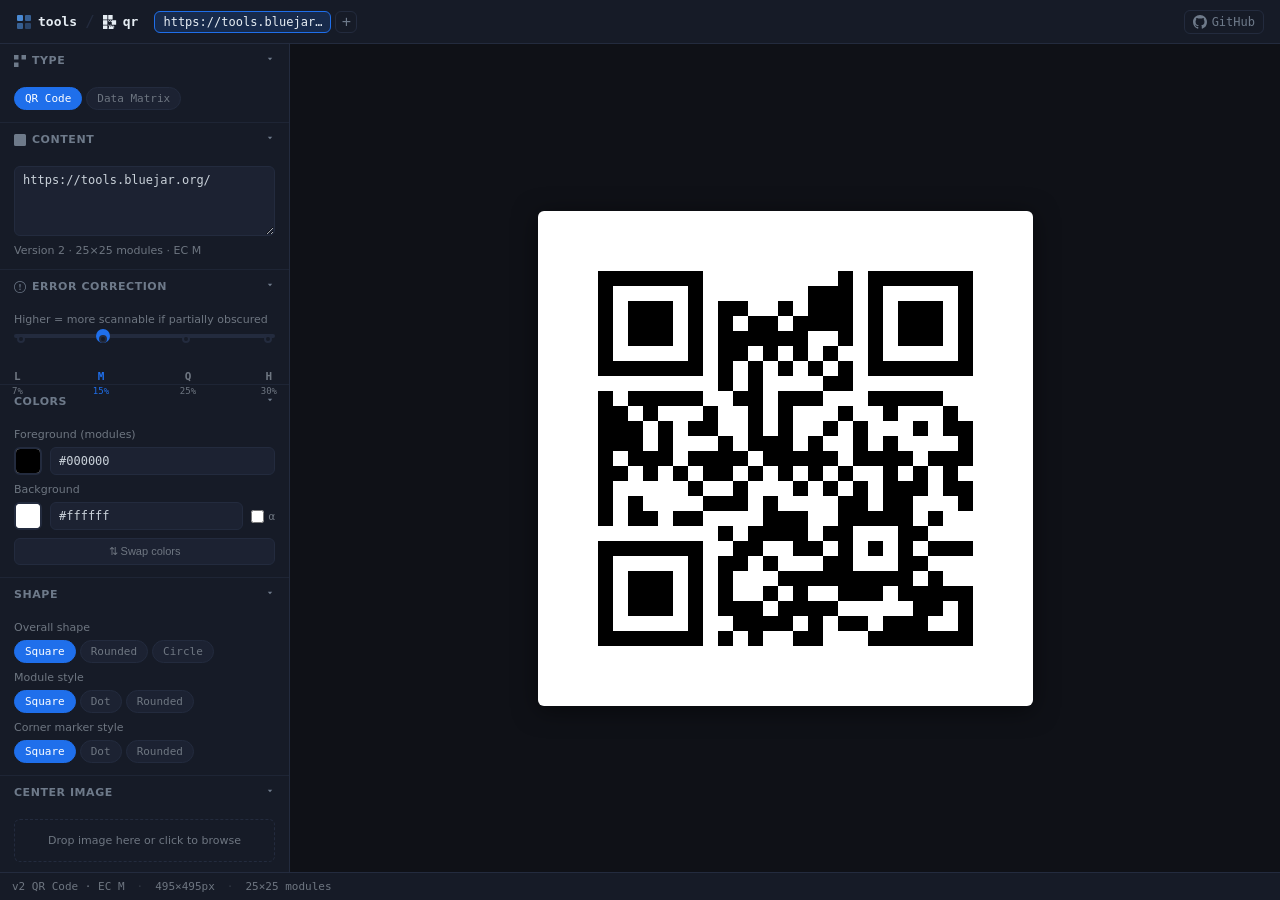
<file: qr/index.html>
<!DOCTYPE html>
<html lang="en">
<head>
<meta charset="UTF-8">
<meta name="viewport" content="width=device-width, initial-scale=1">
<title>QR Code Generator · tools.bluejar.org</title>
<link rel="stylesheet" href="../utils/tokens.css">
<style>
*,*::before,*::after{box-sizing:border-box;margin:0;padding:0}
:root{
  --bg-input:#1c2232;
  --bg-hover:#1f2637;
  --hdr:44px;--sw:290px;--stbar:28px;
}
html,body{height:100%;background:var(--bg);color:var(--text);font-family:var(--font-ui);font-size:13px}
#app{display:grid;grid-template-columns:var(--sw) 1fr;grid-template-rows:var(--hdr) 1fr var(--stbar);height:100vh}



aside{background:var(--bg-sidebar);border-right:1px solid var(--border);overflow-y:auto;overflow-x:hidden}
main{display:flex;align-items:center;justify-content:center;overflow:auto;padding:24px;background:var(--bg)}
#stbar{grid-column:1/-1;display:flex;align-items:center;gap:12px;padding:0 12px;
  background:var(--bg-sidebar);border-top:1px solid var(--border);font-size:11px;
  color:var(--text-dim);font-family:var(--font-mono)}
.st-sep{opacity:.3}

#preview-wrap{display:flex;flex-direction:column;align-items:center;gap:12px;max-width:100%}

#preview-canvas{max-width:min(100%,600px);max-height:calc(100vh - var(--hdr) - var(--stbar) - 48px);
  object-fit:contain;border-radius:var(--r);box-shadow:0 4px 24px rgba(0,0,0,.5)}
#preview-err{color:#f87171;background:rgba(248,113,113,.1);border:1px solid rgba(248,113,113,.3);
  border-radius:var(--r);padding:10px 16px;font-size:12px;max-width:480px;text-align:center;display:none}

.sb-body{padding:10px 14px 12px;display:flex;flex-direction:column;gap:10px}

.clabel{font-size:11px;color:var(--text-dim);margin-bottom:3px;display:block}
.crow{display:flex;flex-direction:column;gap:3px}

.pills{display:flex;gap:4px;flex-wrap:wrap}
.pill{padding:4px 10px;border-radius:20px;border:1px solid var(--border);background:var(--bg-input);
  color:var(--text-dim);font-size:11px;cursor:pointer;transition:all .1s;font-family:var(--font-mono)}
.pill:hover{border-color:var(--accent);color:var(--text)}
.pill.active{background:var(--accent);border-color:var(--accent);color:#fff}

textarea,input[type=text],input[type=number]{width:100%;background:var(--bg-input);border:1px solid var(--border);
  border-radius:var(--r);color:var(--text);padding:6px 8px;font-size:12px;font-family:var(--font-mono);outline:none;resize:vertical}
textarea:focus,input[type=text]:focus,input[type=number]:focus{border-color:var(--accent)}

.color-row{display:flex;align-items:center;gap:8px}
.swatch{width:28px;height:28px;border-radius:var(--r);border:2px solid var(--border);cursor:pointer;overflow:hidden;flex-shrink:0}
.swatch input[type=color]{width:42px;height:42px;margin:-7px;cursor:pointer;border:none;outline:none}
.cval{flex:1;font-family:var(--font-mono);font-size:11px}

.srow{display:flex;align-items:center;gap:8px}
input[type=range]{flex:1;-webkit-appearance:none;height:4px;border-radius:2px;background:var(--border);outline:none}
input[type=range]::-webkit-slider-thumb{-webkit-appearance:none;width:14px;height:14px;border-radius:50%;background:var(--accent);cursor:pointer}
.sval{font-size:11px;font-family:var(--font-mono);color:var(--text-dim);min-width:40px;text-align:right}

/* EC slider */
.ec-slider-wrap{position:relative;padding-bottom:32px;margin-bottom:2px}
.ec-slider-wrap input[type=range]{width:100%;display:block}
.ec-nodes{position:absolute;top:5px;left:7px;right:7px;pointer-events:none}
.ec-node{position:absolute;width:8px;height:8px;border-radius:50%;background:var(--bg-sidebar);border:2px solid var(--border);transform:translate(-50%,-50%);top:50%}
.ec-ticks{position:absolute;bottom:0;left:0;right:0}
.ec-tick{position:absolute;transform:translateX(-50%);font-family:var(--font-mono);font-size:11px;font-weight:600;color:var(--text-dim);text-align:center;line-height:1.3;transition:color .15s;cursor:pointer;user-select:none}
.ec-tick:first-child{transform:translateX(-2px)}
.ec-tick:last-child{transform:translateX(calc(-100% + 2px))}
.ec-tick.active{color:var(--accent)}
.ec-pct{font-size:9px;font-weight:400;font-family:var(--font-mono)}

.trow{display:flex;align-items:center;gap:8px}
.tog{position:relative;width:32px;height:18px;flex-shrink:0}
.tog input{opacity:0;width:0;height:0;position:absolute}
.tog-track{position:absolute;inset:0;background:var(--border);border-radius:9px;cursor:pointer;transition:background .15s}
.tog input:checked+.tog-track{background:var(--accent)}
.tog-thumb{position:absolute;top:3px;left:3px;width:12px;height:12px;background:#fff;border-radius:50%;pointer-events:none;transition:transform .15s}
.tog input:checked~.tog-thumb{transform:translateX(14px)}
.tog-lbl{font-size:12px;color:var(--text);cursor:pointer}

.btn{display:inline-flex;align-items:center;gap:6px;padding:7px 14px;border-radius:var(--r);
  border:1px solid var(--border);background:var(--bg-input);color:var(--text);font-size:12px;
  cursor:pointer;transition:all .1s}
.btn:hover{background:var(--bg-hover);border-color:var(--accent-h)}
.btn.primary{background:var(--accent);border-color:var(--accent);color:#fff}
.btn.primary:hover{background:var(--accent-h)}
.btn-row{display:flex;gap:6px;flex-wrap:wrap}

.hint{font-size:11px;color:var(--text-dim)}
.warn-hint{font-size:11px;color:#fbbf24}

/* Image drop zone */
#img-drop{border:1px dashed var(--border);border-radius:var(--r);padding:14px;text-align:center;
  cursor:pointer;transition:border-color .15s;font-size:11px;color:var(--text-dim)}
#img-drop:hover,#img-drop.over{border-color:var(--accent);color:var(--text)}
#img-preview-row{display:flex;align-items:center;gap:8px;margin-top:6px}
#img-thumb{width:40px;height:40px;border-radius:4px;object-fit:contain;background:var(--bg-input);
  border:1px solid var(--border);display:none}
#img-clear{font-size:11px;color:var(--text-dim);background:none;border:none;cursor:pointer;padding:2px 6px}
#img-clear:hover{color:#f87171}
#swap-btn{padding:6px 10px;border-radius:var(--r);border:1px solid var(--border);background:var(--bg-input);
  cursor:pointer;color:var(--text-dim);font-size:11px;transition:all .1s}
#swap-btn:hover{color:var(--text);border-color:var(--accent)}
</style>
<script src="../utils/sidebar.js"></script>
<script src="../utils/tabs.js"></script>
<script src="../utils/header.js"></script>
</head>
<body>
<div id="app">

<header id="header">
  <div id="header-actions"></div>
</header>

<aside id="sidebar">

  <!-- TYPE -->
  <div class="sb-sec" id="sec-type">
    <div class="sb-hdr">
      <svg width="12" height="12" viewBox="0 0 16 16" fill="currentColor"><path d="M0 0h6v6H0zm10 0h6v6h-6zM0 10h6v6H0z"/></svg>
      Type
      <span class="sb-chevron"><svg width="10" height="10" viewBox="0 0 16 16" fill="currentColor"><path d="M4.5 6l3.5 4 3.5-4z"/></svg></span>
    </div>
    <div class="sb-body">
      <div class="pills" id="type-pills">
        <button class="pill active" data-type="qr">QR Code</button>
        <button class="pill" data-type="dm">Data Matrix</button>
      </div>
    </div>
  </div>

  <!-- CONTENT -->
  <div class="sb-sec" id="sec-content">
    <div class="sb-hdr">
      <svg width="12" height="12" viewBox="0 0 16 16" fill="currentColor"><path d="M14 1H2a1 1 0 0 0-1 1v12a1 1 0 0 0 1 1h12a1 1 0 0 0 1-1V2a1 1 0 0 0-1-1zM2 0a2 2 0 0 0-2 2v12a2 2 0 0 0 2 2h12a2 2 0 0 0 2-2V2a2 2 0 0 0-2-2H2z"/><path d="M3 4.5h10v1H3zm0 2h10v1H3zm0 2h6v1H3z"/></svg>
      Content
      <span class="sb-chevron"><svg width="10" height="10" viewBox="0 0 16 16" fill="currentColor"><path d="M4.5 6l3.5 4 3.5-4z"/></svg></span>
    </div>
    <div class="sb-body">
      <textarea id="content-inp" rows="4" spellcheck="false">https://tools.bluejar.org/</textarea>
      <div class="hint" id="content-hint"></div>
    </div>
  </div>

  <!-- ERROR CORRECTION (QR only) -->
  <div class="sb-sec" id="sec-ec">
    <div class="sb-hdr">
      <svg width="12" height="12" viewBox="0 0 16 16" fill="currentColor"><path d="M8 15A7 7 0 1 1 8 1a7 7 0 0 1 0 14zm0 1A8 8 0 1 0 8 0a8 8 0 0 0 0 16z"/><path d="M7.002 11a1 1 0 1 1 2 0 1 1 0 0 1-2 0zM7.1 4.995a.905.905 0 1 1 1.8 0l-.35 3.507a.552.552 0 0 1-1.1 0z"/></svg>
      Error Correction
      <span class="sb-chevron"><svg width="10" height="10" viewBox="0 0 16 16" fill="currentColor"><path d="M4.5 6l3.5 4 3.5-4z"/></svg></span>
    </div>
    <div class="sb-body">
      <div class="hint" id="ec-hint">Higher = more scannable if partially obscured</div>
      <div class="ec-slider-wrap">
        <input type="range" id="ec-slider" min="0" max="100" value="33" step="1">
        <div class="ec-nodes">
          <span class="ec-node" style="left:0%"></span>
          <span class="ec-node" style="left:33.33%"></span>
          <span class="ec-node" style="left:66.67%"></span>
          <span class="ec-node" style="left:100%"></span>
        </div>
        <div class="ec-ticks">
          <span class="ec-tick" data-ec="L" style="left:0%">L<br><span class="ec-pct">7%</span></span>
          <span class="ec-tick active" data-ec="M" style="left:33.33%">M<br><span class="ec-pct">15%</span></span>
          <span class="ec-tick" data-ec="Q" style="left:66.67%">Q<br><span class="ec-pct">25%</span></span>
          <span class="ec-tick" data-ec="H" style="left:100%">H<br><span class="ec-pct">30%</span></span>
        </div>
      </div>
    </div>
  </div>

  <!-- COLORS -->
  <div class="sb-sec" id="sec-colors">
    <div class="sb-hdr">
      Colors
      <span class="sb-chevron"><svg width="10" height="10" viewBox="0 0 16 16" fill="currentColor"><path d="M4.5 6l3.5 4 3.5-4z"/></svg></span>
    </div>
    <div class="sb-body">
      <div class="crow">
        <label class="clabel">Foreground (modules)</label>
        <div class="color-row">
          <div class="swatch"><input type="color" id="fg-color" value="#000000"></div>
          <input type="text" id="fg-hex" value="#000000" class="cval">
        </div>
      </div>
      <div class="crow">
        <label class="clabel">Background</label>
        <div class="color-row">
          <div class="swatch" style="background:repeating-conic-gradient(#555 0% 25%,#333 0% 50%) 0 0/8px 8px">
            <input type="color" id="bg-color" value="#ffffff">
          </div>
          <input type="text" id="bg-hex" value="#ffffff" class="cval">
          <label title="Transparent background (PNG only)" style="display:flex;align-items:center;gap:4px;cursor:pointer">
            <input type="checkbox" id="bg-transparent" style="accent-color:var(--accent)">
            <span style="font-family:var(--font-mono);font-size:11px;color:var(--text-dim)">α</span>
          </label>
        </div>
      </div>
      <button id="swap-btn">⇅ Swap colors</button>
    </div>
  </div>

  <!-- SHAPE -->
  <div class="sb-sec" id="sec-shape">
    <div class="sb-hdr">
      Shape
      <span class="sb-chevron"><svg width="10" height="10" viewBox="0 0 16 16" fill="currentColor"><path d="M4.5 6l3.5 4 3.5-4z"/></svg></span>
    </div>
    <div class="sb-body">
      <div class="crow">
        <label class="clabel">Overall shape</label>
        <div class="pills" id="shape-pills">
          <button class="pill active" data-shape="square">Square</button>
          <button class="pill" data-shape="rounded">Rounded</button>
          <button class="pill" data-shape="circle">Circle</button>
        </div>
      </div>
      <div class="crow" id="shape-radius-row" style="display:none">
        <label class="clabel">Corner radius %</label>
        <div class="srow">
          <input type="range" id="shape-radius" min="5" max="45" value="20">
          <span class="sval" id="sr-val">20%</span>
        </div>
      </div>
      <div class="crow" id="qr-module-row">
        <label class="clabel">Module style</label>
        <div class="pills" id="module-pills">
          <button class="pill active" data-mod="square">Square</button>
          <button class="pill" data-mod="dot">Dot</button>
          <button class="pill" data-mod="rounded">Rounded</button>
        </div>
      </div>
      <div class="crow" id="qr-marker-row">
        <label class="clabel">Corner marker style</label>
        <div class="pills" id="marker-pills">
          <button class="pill active" data-marker="square">Square</button>
          <button class="pill" data-marker="dot">Dot</button>
          <button class="pill" data-marker="rounded">Rounded</button>
        </div>
      </div>
    </div>
  </div>

  <!-- CENTER IMAGE -->
  <div class="sb-sec" id="sec-img">
    <div class="sb-hdr">
      Center Image
      <span class="sb-chevron"><svg width="10" height="10" viewBox="0 0 16 16" fill="currentColor"><path d="M4.5 6l3.5 4 3.5-4z"/></svg></span>
    </div>
    <div class="sb-body">
      <div id="img-drop">Drop image here or click to browse</div>
      <input type="file" id="img-file" accept="image/*" style="display:none">
      <div id="img-preview-row">
        <img id="img-thumb" alt="center logo">
        <span id="img-name" class="hint" style="flex:1"></span>
        <button id="img-clear">Remove</button>
      </div>
      <div class="crow" id="img-opts" style="display:none">
        <label class="clabel">Image size (% of QR)</label>
        <div class="srow">
          <input type="range" id="img-size" min="10" max="40" value="20">
          <span class="sval" id="is-val">20%</span>
        </div>
        <label class="clabel" style="margin-top:4px">Padding ring</label>
        <div class="srow">
          <input type="range" id="img-pad" min="0" max="10" value="3">
          <span class="sval" id="ip-val">3px</span>
        </div>
        <div class="warn-hint" id="ec-warn" style="display:none">With a center image, H error correction is recommended.</div>
      </div>
    </div>
  </div>

  <!-- SIZE -->
  <div class="sb-sec" id="sec-size">
    <div class="sb-hdr">
      Size
      <span class="sb-chevron"><svg width="10" height="10" viewBox="0 0 16 16" fill="currentColor"><path d="M4.5 6l3.5 4 3.5-4z"/></svg></span>
    </div>
    <div class="sb-body">
      <div class="crow">
        <label class="clabel">Output size (px)</label>
        <div class="srow">
          <input type="range" id="out-size" min="128" max="2048" value="512" step="32">
          <span class="sval" id="os-val">512</span>
        </div>
      </div>
      <div class="crow">
        <label class="clabel">Quiet zone (modules)</label>
        <div class="srow">
          <input type="range" id="quiet-zone" min="0" max="8" value="4">
          <span class="sval" id="qz-val">4</span>
        </div>
      </div>
    </div>
  </div>

  <!-- EXPORT -->
  <div class="sb-sec" id="sec-export">
    <div class="sb-hdr">
      Export
      <span class="sb-chevron"><svg width="10" height="10" viewBox="0 0 16 16" fill="currentColor"><path d="M4.5 6l3.5 4 3.5-4z"/></svg></span>
    </div>
    <div class="sb-body">
      <div class="btn-row">
        <button class="btn primary" id="btn-png">
          <svg width="12" height="12" viewBox="0 0 16 16" fill="currentColor"><path d="M.5 9.9a.5.5 0 0 1 .5.5v2.5a1 1 0 0 0 1 1h12a1 1 0 0 0 1-1v-2.5a.5.5 0 0 1 1 0v2.5a2 2 0 0 1-2 2H2a2 2 0 0 1-2-2v-2.5a.5.5 0 0 1 .5-.5z"/><path d="M7.646 11.854a.5.5 0 0 0 .708 0l3-3a.5.5 0 0 0-.708-.708L8.5 10.293V1.5a.5.5 0 0 0-1 0v8.793L5.354 8.146a.5.5 0 1 0-.708.708l3 3z"/></svg>
          PNG
        </button>
        <button class="btn" id="btn-svg">
          <svg width="12" height="12" viewBox="0 0 16 16" fill="currentColor"><path d="M.5 9.9a.5.5 0 0 1 .5.5v2.5a1 1 0 0 0 1 1h12a1 1 0 0 0 1-1v-2.5a.5.5 0 0 1 1 0v2.5a2 2 0 0 1-2 2H2a2 2 0 0 1-2-2v-2.5a.5.5 0 0 1 .5-.5z"/><path d="M7.646 11.854a.5.5 0 0 0 .708 0l3-3a.5.5 0 0 0-.708-.708L8.5 10.293V1.5a.5.5 0 0 0-1 0v8.793L5.354 8.146a.5.5 0 1 0-.708.708l3 3z"/></svg>
          SVG
        </button>
        <button class="btn" id="btn-copy">
          <svg width="12" height="12" viewBox="0 0 16 16" fill="currentColor"><path d="M4 1.5H3a2 2 0 0 0-2 2V14a2 2 0 0 0 2 2h10a2 2 0 0 0 2-2V3.5a2 2 0 0 0-2-2h-1v1h1a1 1 0 0 1 1 1V14a1 1 0 0 1-1 1H3a1 1 0 0 1-1-1V3.5a1 1 0 0 1 1-1h1v-1z"/><path d="M9.5 1a.5.5 0 0 1 .5.5v1a.5.5 0 0 1-.5.5h-3a.5.5 0 0 1-.5-.5v-1a.5.5 0 0 1 .5-.5h3zm-3-1A1.5 1.5 0 0 0 5 1.5H4.5v1A1.5 1.5 0 0 0 6 4h4a1.5 1.5 0 0 0 1.5-1.5v-1H11A1.5 1.5 0 0 0 9.5 0h-3z"/></svg>
          Copy
        </button>
      </div>
      <div id="copy-msg" class="hint" style="display:none">Copied!</div>
    </div>
  </div>

</aside>

<main>
  <div id="preview-wrap">
    <canvas id="preview-canvas"></canvas>
    <div id="preview-err"></div>
  </div>
</main>

<div id="stbar">
  <span id="st-info">—</span>
  <span class="st-sep">·</span>
  <span id="st-size">—</span>
  <span class="st-sep">·</span>
  <span id="st-type">—</span>
</div>

</div>

<script>
'use strict';
// ═══════════════════════════════════════════════════════════════════════════
//  Nayuki QR Code generator library — MIT License
//  Original: github.com/nayuki/QR-Code-generator (TypeScript version)
//  Copyright (c) Project Nayuki — https://www.nayuki.io/
//  Translated to plain JavaScript (type annotations + TS syntax stripped)
// ═══════════════════════════════════════════════════════════════════════════

var qrcodegen = {};
(function() {
  'use strict';

  function appendBits(val, len, bb) {
    if (len < 0 || len > 31 || val >>> len != 0)
      throw new RangeError("Value out of range");
    for (let i = len - 1; i >= 0; i--)
      bb.push((val >>> i) & 1);
  }

  function getBit(x, i) {
    return ((x >>> i) & 1) != 0;
  }

  // ── Ecc ──────────────────────────────────────────────────────────────────
  class Ecc {
    constructor(ordinal, formatBits) {
      this.ordinal    = ordinal;
      this.formatBits = formatBits;
    }
  }
  Ecc.LOW      = new Ecc(0, 1);
  Ecc.MEDIUM   = new Ecc(1, 0);
  Ecc.QUARTILE = new Ecc(2, 3);
  Ecc.HIGH     = new Ecc(3, 2);

  // ── Mode ─────────────────────────────────────────────────────────────────
  class Mode {
    constructor(modeBits, numBitsCharCount) {
      this.modeBits         = modeBits;
      this.numBitsCharCount = numBitsCharCount;
    }
    numCharCountBits(ver) {
      return this.numBitsCharCount[Math.floor((ver + 7) / 17)];
    }
  }
  Mode.NUMERIC      = new Mode(0x1, [10, 12, 14]);
  Mode.ALPHANUMERIC = new Mode(0x2, [ 9, 11, 13]);
  Mode.BYTE         = new Mode(0x4, [ 8, 16, 16]);
  Mode.KANJI        = new Mode(0x8, [ 8, 10, 12]);
  Mode.ECI          = new Mode(0x7, [ 0,  0,  0]);

  // ── QrSegment ────────────────────────────────────────────────────────────
  class QrSegment {
    constructor(mode, numChars, bitData) {
      if (numChars < 0) throw new RangeError("Invalid argument");
      this.mode     = mode;
      this.numChars = numChars;
      this.bitData  = bitData.slice();
    }

    getData() { return this.bitData.slice(); }

    static makeBytes(data) {
      let bb = [];
      for (const b of data) appendBits(b, 8, bb);
      return new QrSegment(Mode.BYTE, data.length, bb);
    }

    static makeNumeric(digits) {
      if (!QrSegment.NUMERIC_REGEX.test(digits))
        throw new RangeError("String contains non-numeric characters");
      let bb = [];
      for (let i = 0; i < digits.length; ) {
        const n = Math.min(digits.length - i, 3);
        appendBits(parseInt(digits.substring(i, i + n), 10), n * 3 + 1, bb);
        i += n;
      }
      return new QrSegment(Mode.NUMERIC, digits.length, bb);
    }

    static makeAlphanumeric(text) {
      if (!QrSegment.ALPHANUMERIC_REGEX.test(text))
        throw new RangeError("String contains unencodable characters in alphanumeric mode");
      let bb = [], i;
      for (i = 0; i + 2 <= text.length; i += 2) {
        let temp = QrSegment.ALPHANUMERIC_CHARSET.indexOf(text.charAt(i)) * 45;
        temp += QrSegment.ALPHANUMERIC_CHARSET.indexOf(text.charAt(i + 1));
        appendBits(temp, 11, bb);
      }
      if (i < text.length)
        appendBits(QrSegment.ALPHANUMERIC_CHARSET.indexOf(text.charAt(i)), 6, bb);
      return new QrSegment(Mode.ALPHANUMERIC, text.length, bb);
    }

    static makeSegments(text) {
      if (text === '')                      return [];
      if (QrSegment.isNumeric(text))        return [QrSegment.makeNumeric(text)];
      if (QrSegment.isAlphanumeric(text))   return [QrSegment.makeAlphanumeric(text)];
      return [QrSegment.makeBytes(QrSegment.toUtf8ByteArray(text))];
    }

    static isNumeric(text)      { return QrSegment.NUMERIC_REGEX.test(text); }
    static isAlphanumeric(text) { return QrSegment.ALPHANUMERIC_REGEX.test(text); }

    static getTotalBits(segs, version) {
      let result = 0;
      for (const seg of segs) {
        const ccbits = seg.mode.numCharCountBits(version);
        if (seg.numChars >= (1 << ccbits)) return Infinity;
        result += 4 + ccbits + seg.bitData.length;
      }
      return result;
    }

    static toUtf8ByteArray(str) {
      str = encodeURI(str);
      let result = [];
      for (let i = 0; i < str.length; i++) {
        if (str.charAt(i) !== '%') result.push(str.charCodeAt(i));
        else { result.push(parseInt(str.substring(i + 1, i + 3), 16)); i += 2; }
      }
      return result;
    }
  }
  QrSegment.NUMERIC_REGEX        = /^[0-9]*$/;
  QrSegment.ALPHANUMERIC_REGEX   = /^[A-Z0-9 $%*+.\/:-]*$/;
  QrSegment.ALPHANUMERIC_CHARSET = '0123456789ABCDEFGHIJKLMNOPQRSTUVWXYZ $%*+-./:';
  QrSegment.Mode = Mode;

  // ── QrCode ───────────────────────────────────────────────────────────────
  class QrCode {

    constructor(version, errorCorrectionLevel, dataCodewords, msk) {
      if (version < QrCode.MIN_VERSION || version > QrCode.MAX_VERSION)
        throw new RangeError("Version value out of range");
      if (msk < -1 || msk > 7)
        throw new RangeError("Mask value out of range");
      this.version              = version;
      this.errorCorrectionLevel = errorCorrectionLevel;
      this.size                 = version * 4 + 17;

      let row = [];
      for (let i = 0; i < this.size; i++) row.push(false);
      this.modules    = [];
      this.isFunction = [];
      for (let i = 0; i < this.size; i++) {
        this.modules   .push(row.slice());
        this.isFunction.push(row.slice());
      }

      this.drawFunctionPatterns();
      const allCodewords = this.addEccAndInterleave(dataCodewords);
      this.drawCodewords(allCodewords);

      // Auto-select best mask if msk === -1
      if (msk === -1) {
        let minPenalty = 1000000000;
        for (let i = 0; i < 8; i++) {
          this.applyMask(i);
          this.drawFormatBits(i);
          const penalty = this.getPenaltyScore();
          if (penalty < minPenalty) { msk = i; minPenalty = penalty; }
          this.applyMask(i); // undo
        }
      }
      this.mask = msk;
      this.applyMask(msk);
      this.drawFormatBits(msk);
      this.isFunction = [];
    }

    getModule(x, y) {
      return 0 <= x && x < this.size && 0 <= y && y < this.size && this.modules[y][x];
    }

    // ─── Drawing function patterns ─────────────────────────────────────────

    drawFunctionPatterns() {
      // Timing patterns
      for (let i = 0; i < this.size; i++) {
        this.setFunctionModule(6, i, i % 2 === 0);
        this.setFunctionModule(i, 6, i % 2 === 0);
      }
      // Finder patterns
      this.drawFinderPattern(3, 3);
      this.drawFinderPattern(this.size - 4, 3);
      this.drawFinderPattern(3, this.size - 4);
      // Alignment patterns
      const alignPatPos = this.getAlignmentPatternPositions();
      const numAlign    = alignPatPos.length;
      for (let i = 0; i < numAlign; i++) {
        for (let j = 0; j < numAlign; j++) {
          if (!(i === 0 && j === 0 || i === 0 && j === numAlign - 1 || i === numAlign - 1 && j === 0))
            this.drawAlignmentPattern(alignPatPos[i], alignPatPos[j]);
        }
      }
      this.drawFormatBits(0); // dummy — overwritten later
      this.drawVersion();
    }

    drawFormatBits(mask) {
      const data = this.errorCorrectionLevel.formatBits << 3 | mask;
      let rem = data;
      for (let i = 0; i < 10; i++) rem = (rem << 1) ^ ((rem >>> 9) * 0x537);
      const bits = (data << 10 | rem) ^ 0x5412;

      // First copy (top-left)
      for (let i = 0; i <= 5; i++) this.setFunctionModule(8, i, getBit(bits, i));
      this.setFunctionModule(8, 7, getBit(bits, 6));
      this.setFunctionModule(8, 8, getBit(bits, 7));
      this.setFunctionModule(7, 8, getBit(bits, 8));
      for (let i = 9; i < 15; i++) this.setFunctionModule(14 - i, 8, getBit(bits, i));

      // Second copy (bottom-left + top-right)
      for (let i = 0; i < 8; i++) this.setFunctionModule(this.size - 1 - i, 8, getBit(bits, i));
      for (let i = 8; i < 15; i++) this.setFunctionModule(8, this.size - 15 + i, getBit(bits, i));
      this.setFunctionModule(8, this.size - 8, true); // always-dark module
    }

    drawVersion() {
      if (this.version < 7) return;
      let rem = this.version;
      for (let i = 0; i < 12; i++) rem = (rem << 1) ^ ((rem >>> 11) * 0x1F25);
      const bits = this.version << 12 | rem;
      for (let i = 0; i < 18; i++) {
        const color = getBit(bits, i);
        const a = this.size - 11 + i % 3;
        const b = Math.floor(i / 3);
        this.setFunctionModule(a, b, color);
        this.setFunctionModule(b, a, color);
      }
    }

    drawFinderPattern(x, y) {
      for (let dy = -4; dy <= 4; dy++) {
        for (let dx = -4; dx <= 4; dx++) {
          const dist = Math.max(Math.abs(dx), Math.abs(dy));
          const xx = x + dx, yy = y + dy;
          if (0 <= xx && xx < this.size && 0 <= yy && yy < this.size)
            this.setFunctionModule(xx, yy, dist !== 2 && dist !== 4);
        }
      }
    }

    drawAlignmentPattern(x, y) {
      for (let dy = -2; dy <= 2; dy++)
        for (let dx = -2; dx <= 2; dx++)
          this.setFunctionModule(x + dx, y + dy, Math.max(Math.abs(dx), Math.abs(dy)) !== 1);
    }

    setFunctionModule(x, y, isDark) {
      this.modules   [y][x] = isDark;
      this.isFunction[y][x] = true;
    }

    // ─── ECC + interleaving ────────────────────────────────────────────────

    addEccAndInterleave(data) {
      const ver = this.version, ecl = this.errorCorrectionLevel;
      const numBlocks      = QrCode.NUM_ERROR_CORRECTION_BLOCKS[ecl.ordinal][ver];
      const blockEccLen    = QrCode.ECC_CODEWORDS_PER_BLOCK    [ecl.ordinal][ver];
      const rawCodewords   = Math.floor(QrCode.getNumRawDataModules(ver) / 8);
      const numShortBlocks = numBlocks - rawCodewords % numBlocks;
      const shortBlockLen  = Math.floor(rawCodewords / numBlocks);

      let blocks = [];
      const rsDiv = QrCode.reedSolomonComputeDivisor(blockEccLen);
      for (let i = 0, k = 0; i < numBlocks; i++) {
        let dat = data.slice(k, k + shortBlockLen - blockEccLen + (i < numShortBlocks ? 0 : 1));
        k += dat.length;
        const ecc = QrCode.reedSolomonComputeRemainder(dat, rsDiv);
        if (i < numShortBlocks) dat.push(0);
        blocks.push(dat.concat(ecc));
      }

      let result = [];
      for (let i = 0; i < blocks[0].length; i++) {
        blocks.forEach((block, j) => {
          if (i !== shortBlockLen - blockEccLen || j >= numShortBlocks)
            result.push(block[i]);
        });
      }
      return result;
    }

    // ─── Data placement (correct alternating direction) ────────────────────

    drawCodewords(data) {
      let i = 0;
      for (let right = this.size - 1; right >= 1; right -= 2) {
        if (right === 6) right = 5;
        for (let vert = 0; vert < this.size; vert++) {
          for (let j = 0; j < 2; j++) {
            const x      = right - j;
            const upward = ((right + 1) & 2) === 0; // alternates correctly
            const y      = upward ? this.size - 1 - vert : vert;
            if (!this.isFunction[y][x] && i < data.length * 8) {
              this.modules[y][x] = getBit(data[i >>> 3], 7 - (i & 7));
              i++;
            }
          }
        }
      }
    }

    // ─── Masking ──────────────────────────────────────────────────────────

    applyMask(mask) {
      if (mask < 0 || mask > 7) throw new RangeError("Mask value out of range");
      for (let y = 0; y < this.size; y++) {
        for (let x = 0; x < this.size; x++) {
          let invert;
          switch (mask) {
            case 0: invert = (x + y) % 2 === 0; break;
            case 1: invert = y % 2 === 0; break;
            case 2: invert = x % 3 === 0; break;
            case 3: invert = (x + y) % 3 === 0; break;
            case 4: invert = (Math.floor(x / 3) + Math.floor(y / 2)) % 2 === 0; break;
            case 5: invert = x * y % 2 + x * y % 3 === 0; break;
            case 6: invert = (x * y % 2 + x * y % 3) % 2 === 0; break;
            case 7: invert = ((x + y) % 2 + x * y % 3) % 2 === 0; break;
            default: throw new Error("Unreachable");
          }
          if (!this.isFunction[y][x] && invert)
            this.modules[y][x] = !this.modules[y][x];
        }
      }
    }

    // ─── Penalty scoring ──────────────────────────────────────────────────

    getPenaltyScore() {
      let result = 0;

      // Rule 1 + finder patterns — rows
      for (let y = 0; y < this.size; y++) {
        let runColor = false, runX = 0, runHistory = [0,0,0,0,0,0,0];
        for (let x = 0; x < this.size; x++) {
          if (this.modules[y][x] === runColor) {
            runX++;
            if (runX === 5) result += QrCode.PENALTY_N1;
            else if (runX > 5) result++;
          } else {
            this.finderPenaltyAddHistory(runX, runHistory);
            if (!runColor) result += this.finderPenaltyCountPatterns(runHistory) * QrCode.PENALTY_N3;
            runColor = this.modules[y][x]; runX = 1;
          }
        }
        result += this.finderPenaltyTerminateAndCount(runColor, runX, runHistory) * QrCode.PENALTY_N3;
      }

      // Rule 1 + finder patterns — columns
      for (let x = 0; x < this.size; x++) {
        let runColor = false, runY = 0, runHistory = [0,0,0,0,0,0,0];
        for (let y = 0; y < this.size; y++) {
          if (this.modules[y][x] === runColor) {
            runY++;
            if (runY === 5) result += QrCode.PENALTY_N1;
            else if (runY > 5) result++;
          } else {
            this.finderPenaltyAddHistory(runY, runHistory);
            if (!runColor) result += this.finderPenaltyCountPatterns(runHistory) * QrCode.PENALTY_N3;
            runColor = this.modules[y][x]; runY = 1;
          }
        }
        result += this.finderPenaltyTerminateAndCount(runColor, runY, runHistory) * QrCode.PENALTY_N3;
      }

      // Rule 2: 2×2 blocks
      for (let y = 0; y < this.size - 1; y++)
        for (let x = 0; x < this.size - 1; x++) {
          const color = this.modules[y][x];
          if (color === this.modules[y][x+1] && color === this.modules[y+1][x] && color === this.modules[y+1][x+1])
            result += QrCode.PENALTY_N2;
        }

      // Rule 4: balance
      let dark = 0;
      for (const row of this.modules) dark = row.reduce((s, c) => s + (c ? 1 : 0), dark);
      const total = this.size * this.size;
      const k = Math.ceil(Math.abs(dark * 20 - total * 10) / total) - 1;
      result += k * QrCode.PENALTY_N4;
      return result;
    }

    // ─── Helpers ──────────────────────────────────────────────────────────

    getAlignmentPatternPositions() {
      if (this.version === 1) return [];
      const numAlign = Math.floor(this.version / 7) + 2;
      const step = Math.floor((this.version * 8 + numAlign * 3 + 5) / (numAlign * 4 - 4)) * 2;
      let result = [6];
      for (let pos = this.size - 7; result.length < numAlign; pos -= step)
        result.splice(1, 0, pos);
      return result;
    }

    static getNumRawDataModules(ver) {
      let result = (16 * ver + 128) * ver + 64;
      if (ver >= 2) {
        const numAlign = Math.floor(ver / 7) + 2;
        result -= (25 * numAlign - 10) * numAlign - 55;
        if (ver >= 7) result -= 36;
      }
      return result;
    }

    static getNumDataCodewords(ver, ecl) {
      return Math.floor(QrCode.getNumRawDataModules(ver) / 8) -
        QrCode.ECC_CODEWORDS_PER_BLOCK    [ecl.ordinal][ver] *
        QrCode.NUM_ERROR_CORRECTION_BLOCKS[ecl.ordinal][ver];
    }

    // ─── Reed-Solomon ─────────────────────────────────────────────────────

    static reedSolomonComputeDivisor(degree) {
      let result = [];
      for (let i = 0; i < degree - 1; i++) result.push(0);
      result.push(1);
      let root = 1;
      for (let i = 0; i < degree; i++) {
        for (let j = 0; j < result.length; j++) {
          result[j] = QrCode.reedSolomonMultiply(result[j], root);
          if (j + 1 < result.length) result[j] ^= result[j + 1];
        }
        root = QrCode.reedSolomonMultiply(root, 0x02);
      }
      return result;
    }

    static reedSolomonComputeRemainder(data, divisor) {
      let result = divisor.map(() => 0);
      for (const b of data) {
        const factor = b ^ result.shift();
        result.push(0);
        divisor.forEach((coef, i) => result[i] ^= QrCode.reedSolomonMultiply(coef, factor));
      }
      return result;
    }

    // Correct carry-less GF(2^8) multiplication (Russian peasant)
    static reedSolomonMultiply(x, y) {
      let z = 0;
      for (let i = 7; i >= 0; i--) {
        z = (z << 1) ^ ((z >>> 7) * 0x11D);
        z ^= ((y >>> i) & 1) * x;
      }
      return z;
    }

    // ─── Finder penalty helpers ───────────────────────────────────────────

    finderPenaltyCountPatterns(runHistory) {
      const n    = runHistory[1];
      const core = n > 0 && runHistory[2] === n && runHistory[3] === n * 3 &&
                   runHistory[4] === n && runHistory[5] === n;
      return (core && runHistory[0] >= n * 4 && runHistory[6] >= n ? 1 : 0)
           + (core && runHistory[6] >= n * 4 && runHistory[0] >= n ? 1 : 0);
    }

    finderPenaltyTerminateAndCount(currentRunColor, currentRunLength, runHistory) {
      if (currentRunColor) {
        this.finderPenaltyAddHistory(currentRunLength, runHistory);
        currentRunLength = 0;
      }
      currentRunLength += this.size;
      this.finderPenaltyAddHistory(currentRunLength, runHistory);
      return this.finderPenaltyCountPatterns(runHistory);
    }

    finderPenaltyAddHistory(currentRunLength, runHistory) {
      if (runHistory[0] === 0) currentRunLength += this.size;
      runHistory.pop();
      runHistory.unshift(currentRunLength);
    }

    // ─── High-level factory methods ───────────────────────────────────────

    static encodeText(text, ecl) {
      const segs = QrSegment.makeSegments(text);
      return QrCode.encodeSegments(segs, ecl);
    }

    static encodeBinary(data, ecl) {
      return QrCode.encodeSegments([QrSegment.makeBytes(data)], ecl);
    }

    static encodeSegments(segs, ecl, minVersion=1, maxVersion=40, mask=-1, boostEcl=true) {
      if (!(QrCode.MIN_VERSION <= minVersion && minVersion <= maxVersion &&
            maxVersion <= QrCode.MAX_VERSION) || mask < -1 || mask > 7)
        throw new RangeError("Invalid value");

      let version, dataUsedBits;
      for (version = minVersion; ; version++) {
        const dataCapacityBits = QrCode.getNumDataCodewords(version, ecl) * 8;
        const usedBits = QrSegment.getTotalBits(segs, version);
        if (usedBits <= dataCapacityBits) { dataUsedBits = usedBits; break; }
        if (version >= maxVersion) throw new RangeError("Data too long");
      }

      // Boost ECC level if possible without increasing version
      for (const newEcl of [Ecc.MEDIUM, Ecc.QUARTILE, Ecc.HIGH]) {
        if (boostEcl && dataUsedBits <= QrCode.getNumDataCodewords(version, newEcl) * 8)
          ecl = newEcl;
      }

      let bb = [];
      for (const seg of segs) {
        appendBits(seg.mode.modeBits, 4, bb);
        appendBits(seg.numChars, seg.mode.numCharCountBits(version), bb);
        for (const b of seg.getData()) bb.push(b);
      }

      const dataCapacityBits = QrCode.getNumDataCodewords(version, ecl) * 8;
      appendBits(0, Math.min(4, dataCapacityBits - bb.length), bb);
      appendBits(0, (8 - bb.length % 8) % 8, bb);
      for (let padByte = 0xEC; bb.length < dataCapacityBits; padByte ^= 0xEC ^ 0x11)
        appendBits(padByte, 8, bb);

      let dataCodewords = [];
      while (dataCodewords.length * 8 < bb.length) dataCodewords.push(0);
      bb.forEach((b, i) => dataCodewords[i >>> 3] |= b << (7 - (i & 7)));

      return new QrCode(version, ecl, dataCodewords, mask);
    }
  }

  // Static constants
  QrCode.MIN_VERSION = 1;
  QrCode.MAX_VERSION = 40;
  QrCode.PENALTY_N1  = 3;
  QrCode.PENALTY_N2  = 3;
  QrCode.PENALTY_N3  = 40;
  QrCode.PENALTY_N4  = 10;

  // ECC codewords per block [ecLevel.ordinal][version]
  QrCode.ECC_CODEWORDS_PER_BLOCK = [
    // Low
    [-1, 7,10,15,20,26,18,20,24,30,18,20,24,26,30,22,24,28,30,28,28,28,28,30,30,26,28,30,30,30,30,30,30,30,30,30,30,30,30,30,30],
    // Medium
    [-1,10,16,26,18,24,16,18,22,22,26,30,22,22,24,24,28,28,26,26,26,26,28,28,28,28,28,28,28,28,28,28,28,28,28,28,28,28,28,28,28],
    // Quartile
    [-1,13,22,18,26,18,24,18,22,20,24,28,26,24,20,30,24,28,28,26,30,28,30,30,30,30,28,30,30,30,30,30,30,30,30,30,30,30,30,30,30],
    // High
    [-1,17,28,22,16,22,28,26,26,24,28,24,28,22,24,24,30,28,28,26,28,30,24,30,30,30,30,30,30,30,30,30,30,30,30,30,30,30,30,30,30],
  ];

  // Number of error correction blocks [ecLevel.ordinal][version]
  QrCode.NUM_ERROR_CORRECTION_BLOCKS = [
    // Low
    [-1, 1, 1, 1, 1, 1, 2, 2, 2, 2, 4,  4,  4,  4,  4,  6,  6,  6,  6,  7,  8,  8,  9,  9, 10, 12, 12, 12, 13, 14, 15, 16, 17, 18, 19, 19, 20, 21, 22, 24, 25],
    // Medium
    [-1, 1, 1, 1, 2, 2, 4, 4, 4, 5, 5,  5,  8,  9,  9, 10, 10, 11, 13, 14, 16, 17, 17, 18, 20, 21, 23, 25, 26, 28, 29, 31, 33, 35, 37, 38, 40, 43, 45, 47, 49],
    // Quartile
    [-1, 1, 1, 2, 2, 4, 4, 6, 6, 8, 8,  8, 10, 12, 16, 12, 17, 16, 18, 21, 20, 23, 23, 25, 27, 29, 34, 34, 35, 38, 40, 43, 45, 48, 51, 53, 56, 59, 62, 65, 68],
    // High
    [-1, 1, 1, 2, 4, 4, 4, 5, 6, 8, 8, 11, 11, 16, 16, 18, 16, 19, 21, 25, 25, 25, 34, 30, 32, 35, 37, 40, 42, 45, 48, 51, 54, 57, 60, 63, 66, 70, 74, 77, 81],
  ];

  QrCode.Ecc = Ecc;

  qrcodegen.QrCode    = QrCode;
  qrcodegen.QrSegment = QrSegment;
})();

// ─── Adapter: generateQRMatrix → same interface as before ─────────────────────
// Returns { matrix: boolean[][], size: number, version: number }

function generateQRMatrix(data, ecLevel) {
  const ECC = qrcodegen.QrCode.Ecc;
  const eclMap = { L: ECC.LOW, M: ECC.MEDIUM, Q: ECC.QUARTILE, H: ECC.HIGH };
  const ecl = eclMap[ecLevel] || ECC.MEDIUM;
  const qr  = qrcodegen.QrCode.encodeText(data, ecl);
  const size = qr.size;
  const matrix = [];
  for (let r = 0; r < size; r++) {
    const row = [];
    for (let c = 0; c < size; c++) row.push(qr.getModule(c, r));
    matrix.push(row);
  }
  return { matrix, size, version: qr.version };
}


// ═══════════════════════════════════════════════════════════════════════════
//  Data Matrix encoder (ECC 200, square symbols only)
//  Simplified: supports ASCII/byte encoding, auto-size selection
// ═══════════════════════════════════════════════════════════════════════════

function generateDataMatrix(text) {
  const bytes = new TextEncoder().encode(text);
  
  // Symbol sizes [rows, cols, dataCapacity]
  const SIZES = [
    [10,10,3],[12,12,5],[14,14,8],[16,16,12],[18,18,18],[20,20,22],
    [22,22,30],[24,24,36],[26,26,44],[32,32,62],[36,36,86],[40,40,114],
    [44,44,144],[48,48,174],[52,52,204],[64,64,280],[72,72,368],[80,80,456],
    [88,88,576],[96,96,696],[104,104,816],[120,120,1050],[132,132,1304],[144,144,1558]
  ];

  // Find minimum size
  let sym = null;
  for (const s of SIZES) {
    if (s[2] >= bytes.length + 1) { sym = s; break; }
  }
  if (!sym) throw new Error('Data too long for Data Matrix');

  const [rows, cols, cap] = sym;

  // Encode: ASCII scheme
  const codewords = [];
  for (const b of bytes) {
    if (b >= 32 && b <= 127) codewords.push(b - 31); // ASCII printable
    else { codewords.push(235); codewords.push(b + 1); } // extended ASCII
  }
  // Pad
  codewords.push(129); // end-of-data
  while (codewords.length < cap) {
    // randomized padding
    const r = codewords.length + 1;
    let pad = 129 + ((r * 149) % 253) + 1;
    if (pad > 254) pad -= 254;
    codewords.push(pad);
  }

  // ECC 200 Reed-Solomon
  // Simplified: we'll use a lookup for the RS params
  const RS_PARAMS = {
    3:[5,7,1],5:[7,10,1],8:[10,12,1],12:[12,14,1],18:[14,18,1],22:[18,20,1],
    30:[20,24,1],36:[24,24,1],44:[28,28,1],62:[36,36,1],86:[42,42,2],
    114:[48,56,2],144:[56,56,2],174:[68,68,2],204:[84,84,4],280:[112,112,4],
    368:[144,144,4],456:[192,192,4],576:[224,224,4],696:[272,272,6],
    816:[336,336,6],1050:[408,408,6],1304:[496,496,6],1558:[620,620,6]
  };

  const rsParam = RS_PARAMS[cap];
  if (!rsParam) throw new Error('RS params not found');
  const [rsLen, totalBlocks, interleavedBlocks] = rsParam;

  // GF(256) with primitive poly x^8+x^5+x^3+x^2+1 = 0x12D for DM
  const PRIM = 0x12D;
  const LOG = new Uint8Array(256), EXP = new Uint8Array(512);
  let x = 1;
  for (let i = 0; i < 255; i++) {
    EXP[i] = x; LOG[x] = i;
    x *= 2; if (x > 255) x ^= PRIM;
  }
  for (let i = 255; i < 512; i++) EXP[i] = EXP[i-255];

  function gfMulDM(a, b) {
    if (a === 0 || b === 0) return 0;
    return EXP[LOG[a] + LOG[b]];
  }

  function makeGenPolyDM(degree) {
    let g = [1];
    for (let i = 1; i <= degree; i++) {
      const newG = new Array(g.length + 1).fill(0);
      for (let j = 0; j < g.length; j++) {
        newG[j] ^= gfMulDM(g[j], EXP[i]);
        newG[j+1] ^= g[j];
      }
      g = newG;
    }
    return g;
  }

  function rsEncode(data, numEC) {
    const gen = makeGenPolyDM(numEC);
    const rem = new Array(numEC).fill(0);
    for (const d of data) {
      const fb = d ^ rem[0];
      for (let j = 0; j < numEC - 1; j++) rem[j] = rem[j+1] ^ gfMulDM(fb, gen[numEC-1-j]);
      rem[numEC-1] = gfMulDM(fb, gen[0]);
    }
    return rem;
  }

  const numDataPerBlock = Math.ceil(cap / interleavedBlocks);
  const numECPerBlock = rsLen;
  const allEC = [];

  for (let b = 0; b < interleavedBlocks; b++) {
    const blockData = [];
    for (let i = b; i < codewords.length; i += interleavedBlocks) blockData.push(codewords[i]);
    allEC.push(rsEncode(blockData, numECPerBlock));
  }

  // Interleave EC
  const ecInterleaved = [];
  for (let i = 0; i < numECPerBlock; i++) {
    for (let b = 0; b < interleavedBlocks; b++) {
      if (allEC[b][i] !== undefined) ecInterleaved.push(allEC[b][i]);
    }
  }

  const finalCW = [...codewords, ...ecInterleaved];

  // Place codewords into matrix using DM placement rules
  const mat = Array.from({length:rows}, () => new Array(cols).fill(false));

  // Set border
  for (let i = 0; i < rows; i++) {
    mat[i][0] = true; // left solid border
    mat[i][cols-1] = (i % 2 === 0); // right dashed
  }
  for (let j = 0; j < cols; j++) {
    mat[rows-1][j] = true; // bottom solid border
    mat[0][j] = (j % 2 === 1); // top dashed
  }

  // Place data using Utah/corner patterns
  const used = Array.from({length:rows}, () => new Array(cols).fill(false));
  // Mark borders used
  for (let i = 0; i < rows; i++) { used[i][0] = true; used[i][cols-1] = true; }
  for (let j = 0; j < cols; j++) { used[0][j] = true; used[rows-1][j] = true; }

  function setModule(r, c, bit) {
    // Wrap
    let rr = r, cc = c;
    if (rr < 0) { rr += rows; cc += 4 - ((rows+4)%8); }
    if (cc < 0) { cc += cols; rr += 4 - ((cols+4)%8); }
    if (rr >= rows || cc >= cols) return;
    if (used[rr][cc]) return;
    mat[rr][cc] = bit;
    used[rr][cc] = true;
  }

  function utah(r, c, bits) {
    setModule(r-2, c-2, (bits>>7)&1);
    setModule(r-2, c-1, (bits>>6)&1);
    setModule(r-1, c-2, (bits>>5)&1);
    setModule(r-1, c-1, (bits>>4)&1);
    setModule(r-1, c,   (bits>>3)&1);
    setModule(r,   c-2, (bits>>2)&1);
    setModule(r,   c-1, (bits>>1)&1);
    setModule(r,   c,   (bits>>0)&1);
  }

  function corner1(bits) {
    setModule(rows-1, 0,   (bits>>7)&1);
    setModule(rows-1, 1,   (bits>>6)&1);
    setModule(rows-1, 2,   (bits>>5)&1);
    setModule(0,      cols-2,(bits>>4)&1);
    setModule(0,      cols-1,(bits>>3)&1);
    setModule(1,      cols-1,(bits>>2)&1);
    setModule(2,      cols-1,(bits>>1)&1);
    setModule(3,      cols-1,(bits>>0)&1);
  }

  function corner2(bits) {
    setModule(rows-3, 0,   (bits>>7)&1);
    setModule(rows-2, 0,   (bits>>6)&1);
    setModule(rows-1, 0,   (bits>>5)&1);
    setModule(0,      cols-4,(bits>>4)&1);
    setModule(0,      cols-3,(bits>>3)&1);
    setModule(0,      cols-2,(bits>>2)&1);
    setModule(0,      cols-1,(bits>>1)&1);
    setModule(1,      cols-1,(bits>>0)&1);
  }

  function corner3(bits) {
    setModule(rows-3, 0,   (bits>>7)&1);
    setModule(rows-2, 0,   (bits>>6)&1);
    setModule(rows-1, 0,   (bits>>5)&1);
    setModule(0,      cols-2,(bits>>4)&1);
    setModule(0,      cols-1,(bits>>3)&1);
    setModule(1,      cols-1,(bits>>2)&1);
    setModule(2,      cols-1,(bits>>1)&1);
    setModule(3,      cols-1,(bits>>0)&1);
  }

  function corner4(bits) {
    setModule(rows-1, 0,   (bits>>7)&1);
    setModule(rows-1, cols-1,(bits>>6)&1);
    setModule(0,      cols-3,(bits>>5)&1);
    setModule(1,      cols-3,(bits>>4)&1);
    setModule(1,      cols-2,(bits>>3)&1);
    setModule(1,      cols-1,(bits>>2)&1);
    setModule(2,      cols-3,(bits>>1)&1);
    setModule(2,      cols-2,(bits>>0)&1);
  }

  let cwIdx = 0;
  let r = 4, c = 0;

  function notUsed(rr, cc) {
    if (rr < 0 || rr >= rows || cc < 0 || cc >= cols) return false;
    return !used[rr][cc];
  }

  let safety = 0;
  while ((r < rows || c < cols) && safety++ < 10000) {
    if (r === rows && c === 0) { corner1(finalCW[cwIdx++] || 0); }
    else if (r === rows-2 && c === 0 && cols % 4 !== 0) { corner2(finalCW[cwIdx++] || 0); }
    else if (r === rows-2 && c === 0 && cols % 8 === 4) { corner3(finalCW[cwIdx++] || 0); }
    else if (r === 0 && c === cols-2 && rows % 8 === 4) { corner4(finalCW[cwIdx++] || 0); }
    
    do { if (r < rows && c >= 0 && notUsed(r,c)) utah(r,c, finalCW[cwIdx++]||0); r-=2; c+=2; } while (r >= 0 && c < cols);
    r += 1; c += 3;
    do { if (r >= 0 && c < cols && notUsed(r,c)) utah(r,c, finalCW[cwIdx++]||0); r+=2; c-=2; } while (r < rows && c >= 0);
    r += 3; c += 1;
  }

  // Fill unused interior
  if (!used[rows-1][cols-1]) { mat[rows-1][cols-1] = true; used[rows-1][cols-1] = true; }
  if (!used[rows-2][cols-2]) { mat[rows-2][cols-2] = false; }

  return { matrix: mat, size: rows };
}

// ═══════════════════════════════════════════════════════════════════════════
//  RENDERING
// ═══════════════════════════════════════════════════════════════════════════

let centerImg = null;
let centerImgDataUrl = null;   // base64 data URL — persisted in localStorage
let centerImgName = '';         // original filename — for the UI label

function renderQR(canvas, matrix, size, opts) {
  const px = Math.max(1, Math.floor(opts.outSize / (size + 2 * opts.quietZone)));
  const total = (size + 2 * opts.quietZone) * px;
  const off = opts.quietZone * px;

  canvas.width = total;
  canvas.height = total;
  const ctx = canvas.getContext('2d');

  // Background
  ctx.clearRect(0, 0, total, total);
  if (!opts.transparent) {
    ctx.fillStyle = opts.bg;
    ctx.fillRect(0, 0, total, total);
  }

  const isQR = opts.type === 'qr';

  // Identify QR finder pattern modules (top-left 7x7, top-right, bottom-left)
  function isFinderRow(r, c) {
    if (!isQR) return false;
    const inTL = r < 7 && c < 7;
    const inTR = r < 7 && c >= size-7;
    const inBL = r >= size-7 && c < 7;
    return inTL || inTR || inBL;
  }

  function drawModule(ctx, x, y, w, h, style, color) {
    ctx.fillStyle = color;
    if (style === 'dot') {
      ctx.beginPath();
      ctx.arc(x+w/2, y+h/2, w*0.45, 0, Math.PI*2);
      ctx.fill();
    } else if (style === 'rounded') {
      const r = w * 0.3;
      ctx.beginPath();
      ctx.roundRect(x, y, w, h, r);
      ctx.fill();
    } else {
      ctx.fillRect(x, y, w, h);
    }
  }

  // Draw modules
  for (let r = 0; r < size; r++) {
    for (let c = 0; c < size; c++) {
      if (!matrix[r][c]) continue;
      const x = off + c * px;
      const y = off + r * px;
      const isFinder = isFinderRow(r, c);
      const style = isFinder ? opts.markerStyle : opts.moduleStyle;
      drawModule(ctx, x, y, px, px, style, opts.fg);
    }
  }

  // Overall shape clip
  if (opts.overallShape !== 'square') {
    applyOverallShapeClip(canvas, opts);
  }

  // Center image
  if (centerImg && opts.type === 'qr') {
    const imgSize = Math.round(total * opts.imgSize / 100);
    const pad = opts.imgPad;
    const ix = Math.round((total - imgSize) / 2);
    const iy = Math.round((total - imgSize) / 2);
    // White padding circle/rect
    ctx.fillStyle = opts.bg || '#ffffff';
    ctx.beginPath();
    ctx.roundRect(ix - pad, iy - pad, imgSize + pad*2, imgSize + pad*2, pad);
    ctx.fill();
    ctx.drawImage(centerImg, ix, iy, imgSize, imgSize);
  }
}

function applyOverallShapeClip(canvas, opts) {
  const w = canvas.width, h = canvas.height;
  const ctx = canvas.getContext('2d');
  const img = ctx.getImageData(0, 0, w, h);
  const d = img.data;
  const cx = w/2, cy = h/2;
  const rx = w/2, ry = h/2;

  for (let py = 0; py < h; py++) {
    for (let px2 = 0; px2 < w; px2++) {
      let inside = true;
      if (opts.overallShape === 'circle') {
        const dx = (px2 - cx)/rx, dy = (py - cy)/ry;
        inside = dx*dx + dy*dy <= 1;
      } else if (opts.overallShape === 'rounded') {
        const r = Math.min(w, h) * opts.shapeRadius / 100;
        const dx = Math.max(0, Math.abs(px2 - cx) - (rx - r));
        const dy = Math.max(0, Math.abs(py - cy) - (ry - r));
        inside = dx*dx + dy*dy <= r*r;
      }
      if (!inside) d[(py*w + px2)*4 + 3] = 0;
    }
  }
  ctx.putImageData(img, 0, 0);
}

// ═══════════════════════════════════════════════════════════════════════════
//  STATE & UI
// ═══════════════════════════════════════════════════════════════════════════

let curType = 'qr';
let curEC = 'M';
let curShape = 'square';
let curModule = 'square';
let curMarker = 'square';
let lastMatrix = null;
let lastSize = 0;

// ─── Tab model ──────────────────────────────────────────────────────────────
let tabCtrl = null;

function makeDefaultTab() {
  return {
    content: 'https://tools.bluejar.org/',
    type: 'qr',
    ec: 'M',
    fg: '#000000',
    bg: '#ffffff',
    transparent: false,
    outSize: 512,
    quietZone: 4,
    overallShape: 'square',
    shapeRadius: 20,
    moduleStyle: 'square',
    markerStyle: 'square',
    imgSize: 20,
    imgPad: 3,
  };
}

function tabLabel(tab) {
  if (tab.name) return tab.name;
  const c = (tab.content || '').trim();
  if (!c) return 'New Code';
  return c.length <= 22 ? c : c.slice(0, 21) + '\u2026';
}

function getTabState() {
  return {
    content: contentInp.value,
    type: curType,
    ec: curEC,
    fg: fgColor.value,
    bg: bgColor.value,
    transparent: bgTransp.checked,
    outSize: parseInt(outSizeEl.value),
    quietZone: parseInt(quietZoneEl.value),
    overallShape: curShape,
    shapeRadius: parseInt(shapeRadiusEl.value),
    moduleStyle: curModule,
    markerStyle: curMarker,
    imgSize: parseInt(imgSizeEl.value),
    imgPad: parseInt(imgPadEl.value),
    centerImgDataUrl: centerImgDataUrl || null,
    centerImgName:    centerImgName || ''
  };
}

function applyTabState(tab) {
  // Content
  contentInp.value = tab.content || '';
  // Type
  curType = tab.type || 'qr';
  document.querySelectorAll('#type-pills .pill').forEach(p =>
    p.classList.toggle('active', p.dataset.type === curType));
  document.getElementById('sec-ec').style.display = curType === 'qr' ? '' : 'none';
  document.getElementById('qr-module-row').style.display = curType === 'qr' ? '' : 'none';
  document.getElementById('qr-marker-row').style.display = curType === 'qr' ? '' : 'none';
  // EC
  curEC = tab.ec || 'M';
  const ecStop = EC_STOPS.find(s => s.ec === curEC) || EC_STOPS[1];
  setECStop(ecStop);
  // Colors
  fgColor.value = tab.fg || '#000000';
  fgHex.value = tab.fg || '#000000';
  bgColor.value = tab.bg || '#ffffff';
  bgHex.value = tab.bg || '#ffffff';
  bgTransp.checked = !!tab.transparent;
  // Sliders
  outSizeEl.value = tab.outSize || 512;
  document.getElementById('os-val').textContent = outSizeEl.value;
  quietZoneEl.value = tab.quietZone ?? 4;
  document.getElementById('qz-val').textContent = quietZoneEl.value;
  shapeRadiusEl.value = tab.shapeRadius || 20;
  document.getElementById('sr-val').textContent = (tab.shapeRadius || 20) + '%';
  imgSizeEl.value = tab.imgSize || 20;
  document.getElementById('is-val').textContent = (tab.imgSize || 20) + '%';
  imgPadEl.value = tab.imgPad ?? 3;
  document.getElementById('ip-val').textContent = (tab.imgPad ?? 3) + 'px';
  // Shape
  curShape = tab.overallShape || 'square';
  document.querySelectorAll('#shape-pills .pill').forEach(p =>
    p.classList.toggle('active', p.dataset.shape === curShape));
  document.getElementById('shape-radius-row').style.display =
    curShape === 'rounded' ? 'flex' : 'none';
  // Module + marker
  curModule = tab.moduleStyle || 'square';
  document.querySelectorAll('#module-pills .pill').forEach(p =>
    p.classList.toggle('active', p.dataset.mod === curModule));
  curMarker = tab.markerStyle || 'square';
  document.querySelectorAll('#marker-pills .pill').forEach(p =>
    p.classList.toggle('active', p.dataset.marker === curMarker));
  // Center image: restore from persisted data URL, or wipe if absent
  if (tab.centerImgDataUrl) {
    const img = new Image();
    img.onload = () => {
      centerImg = img;
      centerImgDataUrl = tab.centerImgDataUrl;
      centerImgName = tab.centerImgName || '';
      imgThumb.src = tab.centerImgDataUrl;
      imgThumb.style.display = 'block';
      imgOpts.style.display = 'flex';
      imgName.textContent = tab.centerImgName || '';
      updateECWarn();
      scheduleRender();
    };
    img.onerror = () => {
      centerImg = null; centerImgDataUrl = null; centerImgName = '';
      imgThumb.style.display = 'none';
      imgOpts.style.display = 'none';
      imgName.textContent = '';
    };
    img.src = tab.centerImgDataUrl;
  } else {
    centerImg = null; centerImgDataUrl = null; centerImgName = '';
    imgThumb.style.display = 'none';
    imgOpts.style.display = 'none';
    imgName.textContent = '';
  }
  updateECWarn();
  scheduleRender();
}

const previewCanvas = document.getElementById('preview-canvas');
const previewErr    = document.getElementById('preview-err');
const contentInp    = document.getElementById('content-inp');
const contentHint   = document.getElementById('content-hint');
const fgColor       = document.getElementById('fg-color');
const fgHex         = document.getElementById('fg-hex');
const bgColor       = document.getElementById('bg-color');
const bgHex         = document.getElementById('bg-hex');
const bgTransp      = document.getElementById('bg-transparent');
const outSizeEl     = document.getElementById('out-size');
const quietZoneEl   = document.getElementById('quiet-zone');
const imgSizeEl     = document.getElementById('img-size');
const imgPadEl      = document.getElementById('img-pad');
const shapeRadiusEl = document.getElementById('shape-radius');

function getOpts() {
  return {
    type:        curType,
    ec:          curEC,
    fg:          fgColor.value,
    bg:          bgColor.value,
    transparent: bgTransp.checked,
    outSize:     parseInt(outSizeEl.value),
    quietZone:   parseInt(quietZoneEl.value),
    overallShape:curShape,
    shapeRadius: parseInt(shapeRadiusEl.value),
    moduleStyle: curModule,
    markerStyle: curMarker,
    imgSize:     parseInt(imgSizeEl.value),
    imgPad:      parseInt(imgPadEl.value),
  };
}

let renderTimer = null;
function scheduleRender() {
  clearTimeout(renderTimer);
  renderTimer = setTimeout(() => {
    // Auto-save state + keep chip label live on every render
    if (tabCtrl) {
      Object.assign(tabCtrl.current(), getTabState());
      tabCtrl.persist();
      tabCtrl.renderBar();
    }
    doRender();
  }, 50);
}

function doRender() {
  const text = contentInp.value;
  if (!text.trim()) {
    previewErr.style.display = 'none';
    return;
  }
  try {
    let result;
    if (curType === 'qr') {
      result = generateQRMatrix(text, curEC);
    } else {
      result = generateDataMatrix(text);
    }
    lastMatrix = result.matrix;
    lastSize = result.size;
    const opts = getOpts();
    renderQR(previewCanvas, lastMatrix, lastSize, opts);
    previewErr.style.display = 'none';
    contentHint.textContent = curType === 'qr'
      ? `Version ${result.version} · ${result.size}×${result.size} modules · EC ${curEC}`
      : `${result.size}×${result.size} symbol`;
    document.getElementById('st-info').textContent =
      curType === 'qr' ? `v${result.version} QR Code · EC ${curEC}` : 'Data Matrix ECC200';
    document.getElementById('st-size').textContent = `${previewCanvas.width}×${previewCanvas.height}px`;
    document.getElementById('st-type').textContent = `${result.size}×${result.size} modules`;
  } catch(e) {
    previewErr.textContent = e.message;
    previewErr.style.display = 'block';
    contentHint.textContent = '';
  }
}



// Type pills
document.querySelectorAll('#type-pills .pill').forEach(p => {
  p.addEventListener('click', () => {
    document.querySelectorAll('#type-pills .pill').forEach(x => x.classList.remove('active'));
    p.classList.add('active');
    curType = p.dataset.type;
    document.getElementById('sec-ec').style.display = curType === 'qr' ? '' : 'none';
    document.getElementById('qr-module-row').style.display = curType === 'qr' ? '' : 'none';
    document.getElementById('qr-marker-row').style.display = curType === 'qr' ? '' : 'none';
    scheduleRender();
  });
});

// EC slider
const EC_STOPS = [
  { val: 0,   ec: 'L' },
  { val: 33,  ec: 'M' },
  { val: 67,  ec: 'Q' },
  { val: 100, ec: 'H' },
];
function ecStopByVal(v) {
  return EC_STOPS.reduce((a, b) => Math.abs(b.val - v) < Math.abs(a.val - v) ? b : a);
}
function setECStop(stop) {
  const ecSlider = document.getElementById('ec-slider');
  ecSlider.value = stop.val;
  curEC = stop.ec;
  document.querySelectorAll('.ec-tick').forEach(t =>
    t.classList.toggle('active', t.dataset.ec === curEC)
  );
}
// While dragging: update tick highlight only (no snap, no render)
document.getElementById('ec-slider').addEventListener('input', function() {
  const stop = ecStopByVal(+this.value);
  document.querySelectorAll('.ec-tick').forEach(t =>
    t.classList.toggle('active', t.dataset.ec === stop.ec)
  );
});
// On release: snap thumb + commit + render
document.getElementById('ec-slider').addEventListener('change', function() {
  const stop = ecStopByVal(+this.value);
  this.value = stop.val;
  curEC = stop.ec;
  document.querySelectorAll('.ec-tick').forEach(t =>
    t.classList.toggle('active', t.dataset.ec === curEC)
  );
  updateECWarn();
  scheduleRender();
});
// Click on tick label snaps slider
document.querySelectorAll('.ec-tick').forEach(tick => {
  tick.addEventListener('click', () => {
    const stop = EC_STOPS.find(s => s.ec === tick.dataset.ec);
    if (stop) { setECStop(stop); updateECWarn(); scheduleRender(); }
  });
});

function updateECWarn() {
  const warn = document.getElementById('ec-warn');
  if (centerImg && curEC !== 'H' && curEC !== 'Q') {
    warn.style.display = 'block';
  } else {
    warn.style.display = 'none';
  }
}

// Content
contentInp.addEventListener('input', scheduleRender);

// Colors
function wireColor(picker, hexInp) {
  picker.addEventListener('input', () => { hexInp.value = picker.value; scheduleRender(); });
  hexInp.addEventListener('input', () => {
    if (/^#[0-9a-fA-F]{6}$/.test(hexInp.value)) { picker.value = hexInp.value; scheduleRender(); }
  });
}
wireColor(fgColor, fgHex);
wireColor(bgColor, bgHex);
bgTransp.addEventListener('change', scheduleRender);
document.getElementById('swap-btn').addEventListener('click', () => {
  const t = fgColor.value; fgColor.value = bgColor.value; bgColor.value = t;
  fgHex.value = fgColor.value; bgHex.value = bgColor.value; scheduleRender();
});

// Shape pills
document.querySelectorAll('#shape-pills .pill').forEach(p => {
  p.addEventListener('click', () => {
    document.querySelectorAll('#shape-pills .pill').forEach(x => x.classList.remove('active'));
    p.classList.add('active');
    curShape = p.dataset.shape;
    document.getElementById('shape-radius-row').style.display = curShape === 'rounded' ? 'flex' : 'none';
    scheduleRender();
  });
});

// Module style pills
document.querySelectorAll('#module-pills .pill').forEach(p => {
  p.addEventListener('click', () => {
    document.querySelectorAll('#module-pills .pill').forEach(x => x.classList.remove('active'));
    p.classList.add('active');
    curModule = p.dataset.mod;
    scheduleRender();
  });
});

// Marker style pills
document.querySelectorAll('#marker-pills .pill').forEach(p => {
  p.addEventListener('click', () => {
    document.querySelectorAll('#marker-pills .pill').forEach(x => x.classList.remove('active'));
    p.classList.add('active');
    curMarker = p.dataset.marker;
    scheduleRender();
  });
});

// Sliders
function wireSlider(id, valId, fmt) {
  const el = document.getElementById(id), vl = document.getElementById(valId);
  el.addEventListener('input', () => { vl.textContent = fmt(el.value); scheduleRender(); });
  vl.textContent = fmt(el.value);
}
wireSlider('out-size', 'os-val', v => v);
wireSlider('quiet-zone', 'qz-val', v => v);
wireSlider('img-size', 'is-val', v => v + '%');
wireSlider('img-pad', 'ip-val', v => v + 'px');
wireSlider('shape-radius', 'sr-val', v => v + '%');

// Center image
const imgDrop = document.getElementById('img-drop');
const imgFile = document.getElementById('img-file');
const imgThumb = document.getElementById('img-thumb');
const imgName = document.getElementById('img-name');
const imgOpts = document.getElementById('img-opts');

imgDrop.addEventListener('click', () => imgFile.click());
imgDrop.addEventListener('dragover', e => { e.preventDefault(); imgDrop.classList.add('over'); });
imgDrop.addEventListener('dragleave', () => imgDrop.classList.remove('over'));
imgDrop.addEventListener('drop', e => {
  e.preventDefault(); imgDrop.classList.remove('over');
  const file = e.dataTransfer.files[0];
  if (file) loadCenterImg(file);
});
imgFile.addEventListener('change', () => { if (imgFile.files[0]) loadCenterImg(imgFile.files[0]); });
document.getElementById('img-clear').addEventListener('click', () => {
  centerImg = null;
  centerImgDataUrl = null;
  centerImgName = '';
  imgThumb.style.display = 'none';
  imgOpts.style.display = 'none';
  imgName.textContent = '';
  updateECWarn();
  scheduleRender();
});

function loadCenterImg(file) {
  const reader = new FileReader();
  reader.onload = (e) => {
    const dataUrl = e.target.result;
    const img = new Image();
    img.onload = () => {
      centerImg = img;
      centerImgDataUrl = dataUrl;
      centerImgName = file.name;
      imgThumb.src = dataUrl;
      imgThumb.style.display = 'block';
      imgOpts.style.display = 'flex';
      imgName.textContent = file.name;
      updateECWarn();
      scheduleRender();   // auto-saves via scheduleRender → persistTabs
    };
    img.src = dataUrl;
  };
  reader.readAsDataURL(file);
}

// Export
function buildExportCanvas() {
  if (!lastMatrix) return null;
  const opts = getOpts();
  const tmp = document.createElement('canvas');
  renderQR(tmp, lastMatrix, lastSize, {...opts, outSize: opts.outSize});
  return tmp;
}

document.getElementById('btn-png').addEventListener('click', () => {
  const c = buildExportCanvas(); if (!c) return;
  c.toBlob(b => {
    const url = URL.createObjectURL(b);
    const a = document.createElement('a');
    a.href = url; a.download = `${curType}-code.png`; a.click();
    URL.revokeObjectURL(url);
  });
});

document.getElementById('btn-svg').addEventListener('click', () => {
  if (!lastMatrix) return;
  const opts = getOpts();
  const svg = generateSVG(lastMatrix, lastSize, opts);
  const b = new Blob([svg], {type:'image/svg+xml'});
  const url = URL.createObjectURL(b);
  const a = document.createElement('a');
  a.href = url; a.download = `${curType}-code.svg`; a.click();
  URL.revokeObjectURL(url);
});

document.getElementById('btn-copy').addEventListener('click', () => {
  const c = buildExportCanvas(); if (!c) return;
  c.toBlob(async b => {
    const msg = document.getElementById('copy-msg');
    try {
      await navigator.clipboard.write([new ClipboardItem({'image/png': b})]);
      msg.textContent = 'Copied!'; msg.style.color = '';
    } catch(e) {
      msg.textContent = 'Copy failed'; msg.style.color = '#f87171';
    }
    msg.style.display = 'block';
    setTimeout(() => msg.style.display = 'none', 2200);
  });
});

function generateSVG(matrix, size, opts) {
  const px = Math.max(1, Math.floor(opts.outSize / (size + 2 * opts.quietZone)));
  const total = (size + 2 * opts.quietZone) * px;
  const off = opts.quietZone * px;

  let rects = '';
  for (let r = 0; r < size; r++) {
    for (let c = 0; c < size; c++) {
      if (!matrix[r][c]) continue;
      const x = off + c * px, y = off + r * px;
      const style = opts.moduleStyle;
      if (style === 'dot') {
        const cx2 = x + px/2, cy2 = y + px/2, rad = px * 0.45;
        rects += `<circle cx="${cx2}" cy="${cy2}" r="${rad}"/>`;
      } else if (style === 'rounded') {
        const rr = px * 0.3;
        rects += `<rect x="${x}" y="${y}" width="${px}" height="${px}" rx="${rr}"/>`;
      } else {
        rects += `<rect x="${x}" y="${y}" width="${px}" height="${px}"/>`;
      }
    }
  }

  const bg = opts.transparent ? '' : `<rect width="${total}" height="${total}" fill="${opts.bg}"/>`;
  const clip = opts.overallShape === 'circle'
    ? `<defs><clipPath id="oc"><ellipse cx="${total/2}" cy="${total/2}" rx="${total/2}" ry="${total/2}"/></clipPath></defs>`
    : opts.overallShape === 'rounded'
    ? `<defs><clipPath id="oc"><rect width="${total}" height="${total}" rx="${total*opts.shapeRadius/100}"/></clipPath></defs>`
    : '';
  const clipAttr = opts.overallShape !== 'square' ? ' clip-path="url(#oc)"' : '';

  return `<svg xmlns="http://www.w3.org/2000/svg" width="${total}" height="${total}" viewBox="0 0 ${total} ${total}">${clip}<g${clipAttr}>${bg}<g fill="${opts.fg}">${rects}</g></g></svg>`;
}

// Init
renderHeader({
  title: 'qr',
  toolIconSvg: '<svg width="14" height="14" viewBox="0 0 16 16" fill="currentColor"><path d="M0 0h5v5H0zm6 0h5v5H6zM0 6h5v5H0zm6 0h1v1H6zm1 1h1v1H7zm1-1h1v1H8zm1 1h1v1H9zm1-1h5v5h-5zM6 11h1v1H6zm1 1h1v1H7zm1-1h1v1H8zm1 1h1v1H9zm1 1h1v1h-1zm1-1h1v1h-1zm1 1h1v1h-1zm-5 0h5v5H6zM0 12h5v5H0z"/></svg>',
  githubPath: 'qr',
});
initSidebarSections('qr_prefs', ['sec-type','sec-content','sec-ec','sec-colors','sec-shape','sec-img','sec-size','sec-export']);
tabCtrl = initTabs({
  storageKey: 'qr_tabs',
  defaultTab: makeDefaultTab,
  tabLabel:   tabLabel,
  onSwitch:   applyTabState,
  onSave:     getTabState,
}).init();
</script>
</body>
</html>
</file>
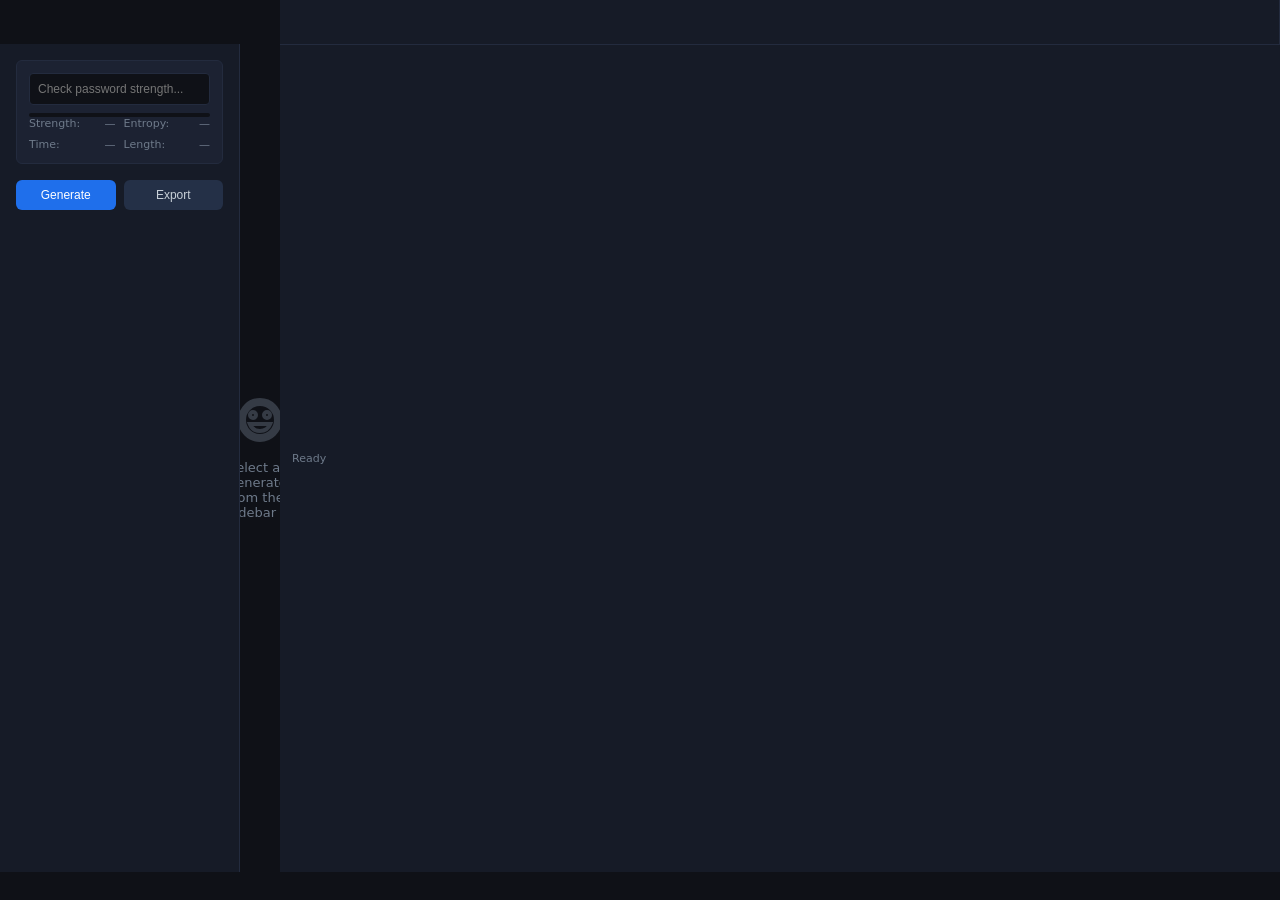
<file: random/index.html>
<!DOCTYPE html>
<!--
  random — Encryption Keys & Random Data Generator
  Author: Chris Holt
  License: GNU Affero General Public License v3.0 (AGPL-3.0)
  SPDX-License-Identifier: AGPL-3.0-or-later
  https://www.gnu.org/licenses/agpl-3.0.html

  Source: https://github.com/humor4fun/tools/tree/main/random
-->
<html lang="en">
<head>
<meta charset="UTF-8">
<meta name="viewport" content="width=device-width, initial-scale=1.0">
<title>random · tools.bluejar.org</title>
<link rel="stylesheet" href="../utils/tokens.css">
<style>
  *, *::before, *::after { box-sizing: border-box; margin: 0; padding: 0; }

  :root {
    --bg-input: #1c2232;
    --bg-active: #243047;
    --border-light: #1e2a3d;
    --accent: var(--accent-blue);
    --accent-h: var(--accent-blue-h);
    --font-ui: var(--font-sans);
    --hdr: 44px;
    --sw: 280px;
    --stbar: 28px;
    --r: var(--radius);
  }

  html, body {
    height: 100%;
    background: var(--bg);
    color: var(--text);
    font-family: var(--font-ui);
    font-size: 13px;
  }

  #app {
    display: grid;
    grid-template-columns: var(--sw) 1fr;
    grid-template-rows: var(--hdr) 1fr var(--stbar);
    height: 100vh;
  }

  #header { z-index: 10; }

  aside {
    background: var(--bg-sidebar);
    border-right: 1px solid var(--border);
    overflow-y: auto;
    overflow-x: hidden;
  }

  main {
    display: flex;
    flex-direction: column;
    overflow: hidden;
  }

  .main-content {
    flex: 1;
    display: flex;
    overflow: hidden;
  }

  #options-panel {
    width: 320px;
    background: var(--bg-sidebar);
    border-right: 1px solid var(--border);
    overflow-y: auto;
    padding: 16px;
  }

  #results-area {
    flex: 1;
    padding: 20px;
    overflow-y: auto;
  }

  /* Sidebar sections */
  .sb-sec {
    border-bottom: 1px solid var(--border);
    overflow: hidden;
  }

  .sb-sec:last-child { border-bottom: none; }

  .sb-hdr {
    display: flex;
    align-items: center;
    justify-content: space-between;
    gap: 8px;
    padding: 12px 14px;
    background: var(--bg-hover);
    cursor: pointer;
    user-select: none;
    font-weight: 500;
    font-size: 12px;
    color: var(--text-muted);
    transition: background 0.15s;
  }

  .sb-hdr:hover { background: var(--bg-active); }

  .sb-hdr svg { flex-shrink: 0; }

  .sb-chevron {
    display: inline-flex;
    transition: transform 0.2s;
    margin-left: auto;
  }

  .sb-sec.open .sb-chevron {
    transform: rotate(180deg);
  }

  .sb-body {
    max-height: 1000px;
    overflow: hidden;
    transition: max-height 0.2s, padding 0.2s;
    display: flex;
    flex-direction: column;
    gap: 0;
  }

  .sb-sec:not(.open) .sb-body {
    max-height: 0;
    padding: 0;
  }

  .sb-item {
    padding: 8px 14px;
    cursor: pointer;
    transition: background 0.15s, color 0.15s;
    font-size: 12px;
    border-left: 2px solid transparent;
    color: var(--text-muted);
  }

  .sb-item:hover { background: var(--bg-active); color: var(--text); }

  .sb-item.active {
    background: var(--bg-active);
    border-left-color: var(--accent);
    color: var(--text);
    font-weight: 500;
  }

  /* Options panel */
  .option-group {
    margin-bottom: 16px;
    padding-bottom: 12px;
    border-bottom: 1px solid var(--border);
  }

  .option-group:last-child {
    border-bottom: none;
    margin-bottom: 0;
  }

  .option-label {
    display: block;
    font-size: 11px;
    font-weight: 600;
    color: var(--text-muted);
    margin-bottom: 6px;
    text-transform: uppercase;
    letter-spacing: 0.5px;
  }

  .option-input {
    width: 100%;
    padding: 6px 8px;
    background: var(--bg-input);
    border: 1px solid var(--border);
    border-radius: var(--r);
    color: var(--text);
    font-size: 12px;
    font-family: var(--font-mono);
  }

  .option-input:focus {
    outline: none;
    border-color: var(--accent);
    background: var(--bg);
  }

  .option-select {
    width: 100%;
    padding: 6px 8px;
    background: var(--bg-input);
    border: 1px solid var(--border);
    border-radius: var(--r);
    color: var(--text);
    font-size: 12px;
  }

  .option-select:focus {
    outline: none;
    border-color: var(--accent);
  }

  .checkbox-group {
    display: flex;
    flex-direction: column;
    gap: 6px;
  }

  .checkbox-item {
    display: flex;
    align-items: center;
    gap: 6px;
    cursor: pointer;
    font-size: 12px;
  }

  .checkbox-item input[type="checkbox"] {
    cursor: pointer;
  }

  .button-group {
    display: flex;
    gap: 8px;
    margin-top: 16px;
  }

  .button-group button {
    flex: 1;
    padding: 8px 12px;
    background: var(--accent);
    color: white;
    border: none;
    border-radius: var(--r);
    cursor: pointer;
    font-size: 12px;
    font-weight: 500;
    transition: opacity 0.15s;
  }

  .button-group button:hover { opacity: 0.9; }
  .button-group button:active { opacity: 0.8; }

  .button-group button.secondary {
    background: var(--bg-active);
    color: var(--text);
  }

  /* Results grid */
  .results-grid {
    display: grid;
    grid-template-columns: repeat(auto-fill, minmax(350px, 1fr));
    gap: 12px;
  }

  .result-card {
    background: var(--bg-input);
    border: 1px solid var(--border);
    border-radius: var(--r);
    padding: 12px;
    display: flex;
    flex-direction: column;
    gap: 8px;
  }

  .result-value {
    font-family: var(--font-mono);
    font-size: 11px;
    word-break: break-all;
    background: var(--bg);
    padding: 8px;
    border-radius: 4px;
    color: var(--accent-blue);
  }

  .result-actions {
    display: flex;
    gap: 6px;
  }

  .result-actions button {
    flex: 1;
    padding: 6px 8px;
    background: var(--bg-active);
    color: var(--text);
    border: 1px solid var(--border);
    border-radius: 4px;
    cursor: pointer;
    font-size: 11px;
    transition: all 0.15s;
  }

  .result-actions button:hover {
    background: var(--accent);
    color: white;
    border-color: var(--accent);
  }

  .strength-bar {
    width: 100%;
    height: 4px;
    background: var(--bg);
    border-radius: 2px;
    overflow: hidden;
  }

  .strength-bar-fill {
    height: 100%;
    transition: width 0.2s, background-color 0.2s;
  }

  .strength-bar-fill.weak { background-color: #f85149; width: 25%; }
  .strength-bar-fill.medium { background-color: #d29922; width: 60%; }
  .strength-bar-fill.strong { background-color: #3fb950; width: 100%; }

  .result-meta {
    font-size: 11px;
    color: var(--text-muted);
    display: flex;
    gap: 8px;
    flex-wrap: wrap;
  }

  .result-meta span {
    display: flex;
    align-items: center;
    gap: 2px;
  }

  #statusbar {
    background: var(--bg-sidebar);
    border-top: 1px solid var(--border);
    padding: 0 12px;
    display: flex;
    align-items: center;
    justify-content: space-between;
    font-size: 11px;
    color: var(--text-muted);
  }

  .strength-checker {
    background: var(--bg-input);
    border: 1px solid var(--border);
    border-radius: var(--r);
    padding: 12px;
    margin-bottom: 16px;
  }

  .strength-checker input {
    width: 100%;
    padding: 8px;
    background: var(--bg);
    border: 1px solid var(--border);
    border-radius: 4px;
    color: var(--text);
    font-size: 12px;
    margin-bottom: 8px;
  }

  .strength-checker input:focus {
    outline: none;
    border-color: var(--accent);
  }

  .strength-info {
    display: grid;
    grid-template-columns: 1fr 1fr;
    gap: 8px;
    font-size: 11px;
    color: var(--text-muted);
  }

  .strength-info div {
    display: flex;
    justify-content: space-between;
  }

  .progress-wrap {
    padding: 12px;
    background: var(--bg-input);
    border-bottom: 1px solid var(--border);
    display: none;
  }

  .progress-wrap.visible {
    display: block;
  }

  .progress-bar {
    width: 100%;
    height: 6px;
    background: var(--bg);
    border-radius: 3px;
    overflow: hidden;
    margin-bottom: 4px;
  }

  .progress-bar-fill {
    height: 100%;
    background: var(--accent);
    transition: width 0.2s;
  }

  .progress-label {
    font-size: 11px;
    color: var(--text-muted);
  }

  #empty-state {
    display: flex;
    flex-direction: column;
    align-items: center;
    justify-content: center;
    height: 100%;
    color: var(--text-muted);
    gap: 16px;
  }

  #empty-state svg {
    opacity: 0.4;
  }
</style>
</head>
<body>

<div id="app">
  <header></header>
  <aside id="sidebar"></aside>

  <main>
    <div class="progress-wrap" id="progress-wrap">
      <div class="progress-bar">
        <div class="progress-bar-fill" id="progress-bar-fill" style="width: 0%;"></div>
      </div>
      <div class="progress-label" id="progress-label">Generating...</div>
    </div>

    <div class="main-content">
      <div id="options-panel">
        <div class="strength-checker">
          <input type="text" id="strength-input" placeholder="Check password strength...">
          <div class="strength-bar">
            <div class="strength-bar-fill" id="strength-fill"></div>
          </div>
          <div class="strength-info" id="strength-info">
            <div><span>Strength:</span><span id="strength-level">—</span></div>
            <div><span>Entropy:</span><span id="strength-entropy">—</span></div>
            <div><span>Time:</span><span id="strength-time">—</span></div>
            <div><span>Length:</span><span id="strength-length">—</span></div>
          </div>
        </div>

        <div id="generator-options"></div>

        <div class="button-group">
          <button id="btn-generate">Generate</button>
          <button id="btn-export" class="secondary">Export</button>
        </div>
      </div>

      <div id="results-area">
        <div id="empty-state">
          <svg width="48" height="48" viewBox="0 0 24 24" fill="none" stroke="currentColor" stroke-width="2">
            <path d="M12 2C6.48 2 2 6.48 2 12s4.48 10 10 10 10-4.48 10-10S17.52 2 12 2zm0 18c-4.42 0-8-3.58-8-8s3.58-8 8-8 8 3.58 8 8-3.58 8-8 8zm3.5-9c.83 0 1.5-.67 1.5-1.5S16.33 8 15.5 8 14 8.67 14 9.5s.67 1.5 1.5 1.5zm-7 0c.83 0 1.5-.67 1.5-1.5S9.33 8 8.5 8 7 8.67 7 9.5 7.67 11 8.5 11zm3.5 6.5c2.33 0 4.31-1.46 5.11-3.5H6.89c.8 2.04 2.78 3.5 5.11 3.5z"/>
          </svg>
          <p>Select a generator from the sidebar</p>
        </div>
      </div>
    </div>
  </main>

  <div id="statusbar">
    <span id="status-text">Ready</span>
  </div>
</div>

<script src="../utils/header.js"></script>
<script src="../utils/sidebar.js"></script>
<script src="../utils/clipboard.js"></script>
<script src="../utils/toast.js"></script>
<script src="../utils/progress.js"></script>
<script src="../utils/activity-log.js"></script>
<script src="../utils/generators.js"></script>

<script>
'use strict';

// Configuration
const GENERATORS = {
  passwords: [
    { id: 'random-password', name: 'Random Password', fn: 'randomPassword' },
    { id: 'passphrase', name: 'Passphrase', fn: 'passphrase' },
    { id: 'pronounceable', name: 'Pronounceable', fn: 'pronounceable' },
    { id: 'master-password', name: 'Master Password', fn: 'masterPassword' },
    { id: 'pin', name: 'PIN Code', fn: 'pinCode' },
    { id: 'wifi', name: 'WiFi Password', fn: 'wifiPassword' },
    { id: 'recovery', name: 'Recovery Codes', fn: 'recoveryCodes' },
    { id: 'backup', name: 'Backup Codes', fn: 'backupCodes' },
    { id: 'temp-password', name: 'Temporary Password', fn: 'temporaryPassword' },
    { id: 'gaming', name: 'Gaming Password', fn: 'gamingPassword' },
    { id: 'developer', name: 'Developer Password', fn: 'developerPassword' }
  ],
  encryption: [
    { id: 'aes', name: 'AES Key', fn: 'aesKey' },
    { id: 'rsa', name: 'RSA Key Pair', fn: 'rsaKeyPair' }
  ],
  ssh: [
    { id: 'ssh', name: 'SSH Key Pair', fn: 'sshKeyPair' }
  ],
  api: [
    { id: 'api-key', name: 'API Key', fn: 'apiKey' },
    { id: 'jwt', name: 'JWT Secret', fn: 'jwtSecret' },
    { id: 'uuid', name: 'UUID v4', fn: 'uuidV4' },
    { id: 'hash', name: 'Hash + Salt', fn: 'hashWithSalt' }
  ]
};

const GENERATOR_META = {
  'random-password': {
    name: 'Random Password',
    description: 'General-purpose random password from configurable character sets. Suitable for most online accounts.',
    tags: ['passwords', 'general']
  },
  'passphrase': {
    name: 'Passphrase',
    description: 'Multiple random dictionary words separated by delimiters. NIST-recommended, memorable and secure.',
    tags: ['passwords', 'memorable']
  },
  'pronounceable': {
    name: 'Pronounceable',
    description: 'Consonant-vowel alternating patterns. Easier to say aloud and type from memory.',
    tags: ['passwords', 'memorable']
  },
  'master-password': {
    name: 'Master Password',
    description: 'High-entropy password for password managers and critical root accounts. Maximum security.',
    tags: ['passwords', 'critical']
  },
  'pin': {
    name: 'PIN Code',
    description: 'Numeric PIN for device locks, bank cards, and access codes. Numbers only.',
    tags: ['passwords', 'numeric']
  },
  'wifi': {
    name: 'WiFi Password',
    description: 'Router-compatible WiFi password (8-63 chars). Avoids ambiguous characters.',
    tags: ['passwords', 'networking']
  },
  'recovery': {
    name: 'Recovery Codes',
    description: 'One-time grouped hex codes for emergency 2FA backup access. Keep these secure.',
    tags: ['passwords', 'backup']
  },
  'backup': {
    name: 'Backup Codes',
    description: 'Service-compatible backup authentication codes in alphanumeric, numeric, or hex format.',
    tags: ['passwords', 'backup']
  },
  'temp-password': {
    name: 'Temporary Password',
    description: 'Short-lived password with expiry hint label. Intended for one-time or temporary use.',
    tags: ['passwords', 'temporary']
  },
  'gaming': {
    name: 'Gaming Password',
    description: 'Account password avoiding characters that confuse game clients and controllers.',
    tags: ['passwords', 'specialized']
  },
  'developer': {
    name: 'Developer Password',
    description: 'Random token in mixed, base64-safe, or hex format for development and CI/CD.',
    tags: ['passwords', 'development']
  },
  'aes': {
    name: 'AES Key',
    description: 'Symmetric encryption key for AES-128, AES-192, or AES-256-GCM. Hex and base64 formats.',
    tags: ['encryption', 'symmetric']
  },
  'rsa': {
    name: 'RSA Key Pair',
    description: 'Asymmetric key pair in PEM format for signing or encryption. Private key is sensitive.',
    tags: ['encryption', 'asymmetric']
  },
  'ssh': {
    name: 'SSH Key Pair',
    description: 'ECDSA P-256 key pair: private key in PEM format, public key in OpenSSH wire format.',
    tags: ['encryption', 'ssh']
  },
  'api-key': {
    name: 'API Key',
    description: 'Random API token with optional service prefix for identification. Treat as credentials.',
    tags: ['api', 'credentials']
  },
  'jwt': {
    name: 'JWT Secret',
    description: 'Base64-encoded secret for signing JSON Web Tokens. Keep secure and rotate regularly.',
    tags: ['api', 'credentials']
  },
  'uuid': {
    name: 'UUID v4',
    description: 'Random UUID for database IDs, distributed systems, and unique identifiers.',
    tags: ['api', 'identifiers']
  },
  'hash': {
    name: 'Hash + Salt',
    description: 'Random salt plus optional SHA hash of input text. SHA-256 is recommended.',
    tags: ['api', 'hashing']
  }
};

const DEFAULT_OPTIONS = {
  'random-password': { length: 16, uppercase: true, lowercase: true, numbers: true, symbols: false, excludeAmbiguous: false, quantity: 5 },
  'passphrase': { wordCount: 4, separator: '-', capitalize: false, addNumber: false, quantity: 5 },
  'pronounceable': { length: 12, capitalize: false, includeNumbers: false, quantity: 5 },
  'master-password': { length: 24, symbols: true, excludeAmbiguous: true, quantity: 5 },
  'pin': { length: 6, quantity: 5 },
  'wifi': { length: 20, charset: 'alphanumeric', quantity: 5 },
  'recovery': { count: 10, format: '4-4-4', quantity: 1 },
  'backup': { count: 10, format: 'alphanumeric', quantity: 1 },
  'temp-password': { length: 12, expiryHint: '1h', quantity: 5 },
  'gaming': { length: 16, symbols: true, quantity: 5 },
  'developer': { length: 24, format: 'mixed', quantity: 5 },
  'aes': { bits: 256, quantity: 5 },
  'rsa': { bits: 2048, quantity: 1 },
  'ssh': { algorithm: 'Ed25519', format: 'OpenSSH', quantity: 1 },
  'api-key': { length: 32, prefix: '', quantity: 5 },
  'jwt': { length: 32, quantity: 5 },
  'uuid': { quantity: 5 },
  'hash': { algorithm: 'SHA-256', saltBytes: 16, quantity: 5 }
};

// Generator metadata (descriptions and tags)
const GENERATOR_META = {
  'random-password': { name: 'Random Password', description: 'Cryptographically secure random password with customizable character set and length.' },
  'passphrase': { name: 'Passphrase', description: 'Human-readable passphrase from English word list. Great for memorable passwords.' },
  'pronounceable': { name: 'Pronounceable', description: 'Easy-to-pronounce random password using consonant-vowel patterns.' },
  'master-password': { name: 'Master Password', description: 'Strong master password with high entropy for password managers.' },
  'pin': { name: 'PIN Code', description: 'Numeric-only PIN for authentication or security codes.' },
  'wifi': { name: 'WiFi Password', description: 'Secure WiFi password with compatibility for standard routers.' },
  'recovery': { name: 'Recovery Codes', description: 'One-time recovery codes for account backup (2FA, password resets).' },
  'backup': { name: 'Backup Codes', description: 'Emergency backup codes for account access in various formats.' },
  'temp-password': { name: 'Temporary Password', description: 'Single-use temporary password with expiry hint for initial access.' },
  'gaming': { name: 'Gaming Password', description: 'Password optimized for gaming platforms and accounts.' },
  'developer': { name: 'Developer Password', description: 'Password for development tools, repos, and technical systems.' },
  'aes': { name: 'AES Key', description: 'Symmetric encryption key for AES-128, AES-192, or AES-256 encryption.' },
  'rsa': { name: 'RSA Key Pair', description: 'Asymmetric RSA key pair for encryption and digital signatures.' },
  'ssh': { name: 'SSH Key Pair', description: 'SSH key pair for secure shell access (ECDSA P-256/P-384).' },
  'api-key': { name: 'API Key', description: 'Random API key for service authentication and rate limiting.' },
  'jwt': { name: 'JWT Secret', description: 'Secret key for JWT token signing and verification.' },
  'uuid': { name: 'UUID v4', description: 'Universally Unique IDentifier version 4 (random UUID).' },
  'hash': { name: 'Hash + Salt', description: 'Cryptographic hash with random salt for secure password hashing.' }
};

// State
let currentGenerator = null;
let currentOptions = {};
let currentResults = [];
let activityLog = null;

// Initialize
document.addEventListener('DOMContentLoaded', async () => {
  // Set up header
  renderHeader({
    title: 'random',
    showTabs: false,
    showGithub: true,
    githubPath: 'random'
  });

  // Set up activity log
  activityLog = new ActivityLog('activity-log', {
    maxEntries: 200,
    persistToLocalStorage: true,
    storageKey: 'random_activity_log'
  });

  // Set up sidebar
  renderSidebar();

  // Set up options panel
  renderOptionsPanel('aes'); // Default to AES

  // Set up strength checker
  document.getElementById('strength-input').addEventListener('input', e => {
    checkPasswordStrength(e.target.value);
  });

  // Set up buttons
  document.getElementById('btn-generate').addEventListener('click', generateValues);
  document.getElementById('btn-export').addEventListener('click', exportResults);

  // Log initialization
  activityLog.log('Tool loaded: AES Keys selected by default');

  // Restore last generator from localStorage
  const lastGenerator = localStorage.getItem('random_lastGenerator');
  if (lastGenerator && GENERATORS[lastGenerator.split('-')[0]]) {
    const generatorId = lastGenerator;
    renderOptionsPanel(generatorId);
    selectSidebarItem(generatorId);
    currentGenerator = generatorId;
  }
});

function renderSidebar() {
  const sidebar = document.getElementById('sidebar');
  sidebar.innerHTML = '';

  const sections = [
    { name: 'Passwords', key: 'passwords' },
    { name: 'Encryption Keys', key: 'encryption' },
    { name: 'SSH Keys', key: 'ssh' },
    { name: 'API & Utilities', key: 'api' }
  ];

  sections.forEach(section => {
    const sec = document.createElement('div');
    sec.className = 'sb-sec open';
    sec.innerHTML = `
      <div class="sb-hdr">
        <span>${section.name}</span>
        <svg class="sb-chevron" width="10" height="10" viewBox="0 0 10 10" fill="none">
          <path d="M2 3.5l3 3 3-3" stroke="currentColor" stroke-width="1.5" stroke-linecap="round" stroke-linejoin="round"/>
        </svg>
      </div>
    `;

    const body = document.createElement('div');
    body.className = 'sb-body';

    GENERATORS[section.key].forEach(gen => {
      const item = document.createElement('div');
      item.className = 'sb-item';
      item.dataset.id = gen.id;
      item.textContent = gen.name;
      item.addEventListener('click', () => {
        selectGenerator(gen.id);
      });
      body.appendChild(item);
    });

    sec.appendChild(body);
    sec.querySelector('.sb-hdr').addEventListener('click', () => {
      sec.classList.toggle('open');
    });

    sidebar.appendChild(sec);
  });
}

function selectGenerator(generatorId) {
  currentGenerator = generatorId;
  selectSidebarItem(generatorId);
  renderOptionsPanel(generatorId);
  currentResults = [];
  document.getElementById('results-area').innerHTML = '<div id="empty-state"><p>Click Generate to create values</p></div>';
  localStorage.setItem('random_lastGenerator', generatorId);
  activityLog.log(`Generator selected: ${generatorId}`);
}

function selectSidebarItem(generatorId) {
  document.querySelectorAll('.sb-item').forEach(item => {
    item.classList.toggle('active', item.dataset.id === generatorId);
  });
}

function renderOptionsPanel(generatorId) {
  const optionsPanel = document.getElementById('generator-options');
  optionsPanel.innerHTML = '';

  currentOptions = { ...DEFAULT_OPTIONS[generatorId] };
  const meta = GENERATOR_META[generatorId] || {};

  // Always add description block first
  const description = document.createElement('div');
  description.style.cssText = 'margin-bottom: 16px; padding-bottom: 12px; border-bottom: 1px solid var(--border);';
  description.innerHTML = `<strong style="color: var(--text);">${meta.name}</strong><p style="font-size: 11px; color: var(--text-muted); margin-top: 4px;">${meta.description}</p>`;
  optionsPanel.appendChild(description);

  // Render options based on generator type
  let html = '';

  if (generatorId === 'random-password') {
    html = `
      <div class="option-group">
        <label class="option-label">Length</label>
        <input type="number" id="opt-length" class="option-input" min="8" max="128" value="${currentOptions.length}">
      </div>
      <div class="option-group">
        <label class="option-label">Characters</label>
        <div class="checkbox-group">
          <label class="checkbox-item">
            <input type="checkbox" id="opt-upper" ${currentOptions.uppercase ? 'checked' : ''}>
            <span>Uppercase (A-Z)</span>
          </label>
          <label class="checkbox-item">
            <input type="checkbox" id="opt-lower" ${currentOptions.lowercase ? 'checked' : ''}>
            <span>Lowercase (a-z)</span>
          </label>
          <label class="checkbox-item">
            <input type="checkbox" id="opt-numbers" ${currentOptions.numbers ? 'checked' : ''}>
            <span>Numbers (0-9)</span>
          </label>
          <label class="checkbox-item">
            <input type="checkbox" id="opt-symbols" ${currentOptions.symbols ? 'checked' : ''}>
            <span>Symbols (!@#...)</span>
          </label>
          <label class="checkbox-item">
            <input type="checkbox" id="opt-ambiguous" ${currentOptions.excludeAmbiguous ? 'checked' : ''}>
            <span>Exclude ambiguous</span>
          </label>
        </div>
      </div>
      <div class="option-group">
        <label class="option-label">Quantity</label>
        <input type="number" id="opt-quantity" class="option-input" min="1" max="100" value="${currentOptions.quantity}">
      </div>
    `;
    optionsPanel.innerHTML += html;
    document.getElementById('opt-length').addEventListener('change', e => currentOptions.length = parseInt(e.target.value));
    document.getElementById('opt-upper').addEventListener('change', e => currentOptions.uppercase = e.target.checked);
    document.getElementById('opt-lower').addEventListener('change', e => currentOptions.lowercase = e.target.checked);
    document.getElementById('opt-numbers').addEventListener('change', e => currentOptions.numbers = e.target.checked);
    document.getElementById('opt-symbols').addEventListener('change', e => currentOptions.symbols = e.target.checked);
    document.getElementById('opt-ambiguous').addEventListener('change', e => currentOptions.excludeAmbiguous = e.target.checked);
    document.getElementById('opt-quantity').addEventListener('change', e => currentOptions.quantity = parseInt(e.target.value));

  } else if (generatorId === 'passphrase') {
    html = `
      <div class="option-group">
        <label class="option-label">Words</label>
        <input type="number" id="opt-words" class="option-input" min="2" max="10" value="${currentOptions.wordCount}">
      </div>
      <div class="option-group">
        <label class="option-label">Separator</label>
        <select id="opt-separator" class="option-select">
          <option value="-" ${currentOptions.separator === '-' ? 'selected' : ''}>Hyphen (-)</option>
          <option value=" " ${currentOptions.separator === ' ' ? 'selected' : ''}>Space ( )</option>
          <option value="_" ${currentOptions.separator === '_' ? 'selected' : ''}>Underscore (_)</option>
        </select>
      </div>
      <div class="option-group">
        <div class="checkbox-group">
          <label class="checkbox-item">
            <input type="checkbox" id="opt-capitalize" ${currentOptions.capitalize ? 'checked' : ''}>
            <span>Capitalize</span>
          </label>
          <label class="checkbox-item">
            <input type="checkbox" id="opt-addnumber" ${currentOptions.addNumber ? 'checked' : ''}>
            <span>Add number</span>
          </label>
        </div>
      </div>
      <div class="option-group">
        <label class="option-label">Quantity</label>
        <input type="number" id="opt-quantity" class="option-input" min="1" max="100" value="${currentOptions.quantity}">
      </div>
    `;
    optionsPanel.innerHTML += html;
    document.getElementById('opt-words').addEventListener('change', e => currentOptions.wordCount = parseInt(e.target.value));
    document.getElementById('opt-separator').addEventListener('change', e => currentOptions.separator = e.target.value);
    document.getElementById('opt-capitalize').addEventListener('change', e => currentOptions.capitalize = e.target.checked);
    document.getElementById('opt-addnumber').addEventListener('change', e => currentOptions.addNumber = e.target.checked);
    document.getElementById('opt-quantity').addEventListener('change', e => currentOptions.quantity = parseInt(e.target.value));

  } else if (generatorId === 'pronounceable') {
    html = `
      <div class="option-group">
        <label class="option-label">Length</label>
        <input type="number" id="opt-length" class="option-input" min="8" max="64" value="${currentOptions.length}">
      </div>
      <div class="option-group">
        <div class="checkbox-group">
          <label class="checkbox-item">
            <input type="checkbox" id="opt-capitalize" ${currentOptions.capitalize ? 'checked' : ''}>
            <span>Capitalize</span>
          </label>
          <label class="checkbox-item">
            <input type="checkbox" id="opt-numbers" ${currentOptions.includeNumbers ? 'checked' : ''}>
            <span>Include numbers</span>
          </label>
        </div>
      </div>
      <div class="option-group">
        <label class="option-label">Quantity</label>
        <input type="number" id="opt-quantity" class="option-input" min="1" max="100" value="${currentOptions.quantity}">
      </div>
    `;
    optionsPanel.innerHTML += html;
    document.getElementById('opt-length').addEventListener('change', e => currentOptions.length = parseInt(e.target.value));
    document.getElementById('opt-capitalize').addEventListener('change', e => currentOptions.capitalize = e.target.checked);
    document.getElementById('opt-numbers').addEventListener('change', e => currentOptions.includeNumbers = e.target.checked);
    document.getElementById('opt-quantity').addEventListener('change', e => currentOptions.quantity = parseInt(e.target.value));

  } else if (generatorId === 'master-password') {
    html = `
      <div class="option-group">
        <label class="option-label">Length</label>
        <input type="number" id="opt-length" class="option-input" min="16" max="64" value="${currentOptions.length}">
      </div>
      <div class="option-group">
        <div class="checkbox-group">
          <label class="checkbox-item">
            <input type="checkbox" id="opt-symbols" ${currentOptions.symbols ? 'checked' : ''}>
            <span>Include symbols</span>
          </label>
          <label class="checkbox-item">
            <input type="checkbox" id="opt-ambiguous" ${currentOptions.excludeAmbiguous ? 'checked' : ''}>
            <span>Exclude ambiguous</span>
          </label>
        </div>
      </div>
      <div class="option-group">
        <label class="option-label">Quantity</label>
        <input type="number" id="opt-quantity" class="option-input" min="1" max="100" value="${currentOptions.quantity}">
      </div>
    `;
    optionsPanel.innerHTML += html;
    document.getElementById('opt-length').addEventListener('change', e => currentOptions.length = parseInt(e.target.value));
    document.getElementById('opt-symbols').addEventListener('change', e => currentOptions.symbols = e.target.checked);
    document.getElementById('opt-ambiguous').addEventListener('change', e => currentOptions.excludeAmbiguous = e.target.checked);
    document.getElementById('opt-quantity').addEventListener('change', e => currentOptions.quantity = parseInt(e.target.value));

  } else if (generatorId === 'pin') {
    html = `
      <div class="option-group">
        <label class="option-label">Length</label>
        <input type="number" id="opt-length" class="option-input" min="4" max="16" value="${currentOptions.length}">
      </div>
      <div class="option-group">
        <label class="option-label">Quantity</label>
        <input type="number" id="opt-quantity" class="option-input" min="1" max="100" value="${currentOptions.quantity}">
      </div>
    `;
    optionsPanel.innerHTML += html;
    document.getElementById('opt-length').addEventListener('change', e => currentOptions.length = parseInt(e.target.value));
    document.getElementById('opt-quantity').addEventListener('change', e => currentOptions.quantity = parseInt(e.target.value));

  } else if (generatorId === 'wifi') {
    html = `
      <div class="option-group">
        <label class="option-label">Length</label>
        <input type="number" id="opt-length" class="option-input" min="8" max="63" value="${currentOptions.length}">
      </div>
      <div class="option-group">
        <label class="option-label">Charset</label>
        <select id="opt-charset" class="option-select">
          <option value="alphanumeric" ${currentOptions.charset === 'alphanumeric' ? 'selected' : ''}>Alphanumeric</option>
          <option value="symbols" ${currentOptions.charset === 'symbols' ? 'selected' : ''}>Alphanumeric + Symbols</option>
          <option value="letters" ${currentOptions.charset === 'letters' ? 'selected' : ''}>Letters only</option>
        </select>
      </div>
      <div class="option-group">
        <label class="option-label">Quantity</label>
        <input type="number" id="opt-quantity" class="option-input" min="1" max="100" value="${currentOptions.quantity}">
      </div>
    `;
    optionsPanel.innerHTML += html;
    document.getElementById('opt-length').addEventListener('change', e => currentOptions.length = parseInt(e.target.value));
    document.getElementById('opt-charset').addEventListener('change', e => currentOptions.charset = e.target.value);
    document.getElementById('opt-quantity').addEventListener('change', e => currentOptions.quantity = parseInt(e.target.value));

  } else if (generatorId === 'recovery') {
    html = `
      <div class="option-group">
        <label class="option-label">Count</label>
        <input type="number" id="opt-count" class="option-input" min="5" max="20" value="${currentOptions.count}">
      </div>
      <div class="option-group">
        <label class="option-label">Format</label>
        <select id="opt-format" class="option-select">
          <option value="4-4-4" ${currentOptions.format === '4-4-4' ? 'selected' : ''}>4-4-4</option>
          <option value="8-4" ${currentOptions.format === '8-4' ? 'selected' : ''}>8-4</option>
          <option value="4-4-4-4" ${currentOptions.format === '4-4-4-4' ? 'selected' : ''}>4-4-4-4</option>
          <option value="6-6" ${currentOptions.format === '6-6' ? 'selected' : ''}>6-6</option>
        </select>
      </div>
      <div class="option-group">
        <label class="option-label">Quantity</label>
        <input type="number" id="opt-quantity" class="option-input" min="1" max="5" value="${currentOptions.quantity}">
      </div>
    `;
    optionsPanel.innerHTML += html;
    document.getElementById('opt-count').addEventListener('change', e => currentOptions.count = parseInt(e.target.value));
    document.getElementById('opt-format').addEventListener('change', e => currentOptions.format = e.target.value);
    document.getElementById('opt-quantity').addEventListener('change', e => currentOptions.quantity = parseInt(e.target.value));

  } else if (generatorId === 'backup') {
    html = `
      <div class="option-group">
        <label class="option-label">Count</label>
        <input type="number" id="opt-count" class="option-input" min="5" max="20" value="${currentOptions.count}">
      </div>
      <div class="option-group">
        <label class="option-label">Format</label>
        <select id="opt-format" class="option-select">
          <option value="alphanumeric" ${currentOptions.format === 'alphanumeric' ? 'selected' : ''}>Alphanumeric</option>
          <option value="numeric" ${currentOptions.format === 'numeric' ? 'selected' : ''}>Numeric</option>
          <option value="hex" ${currentOptions.format === 'hex' ? 'selected' : ''}>Hexadecimal</option>
        </select>
      </div>
      <div class="option-group">
        <label class="option-label">Quantity</label>
        <input type="number" id="opt-quantity" class="option-input" min="1" max="5" value="${currentOptions.quantity}">
      </div>
    `;
    optionsPanel.innerHTML += html;
    document.getElementById('opt-count').addEventListener('change', e => currentOptions.count = parseInt(e.target.value));
    document.getElementById('opt-format').addEventListener('change', e => currentOptions.format = e.target.value);
    document.getElementById('opt-quantity').addEventListener('change', e => currentOptions.quantity = parseInt(e.target.value));

  } else if (generatorId === 'temp-password') {
    html = `
      <div class="option-group">
        <label class="option-label">Length</label>
        <input type="number" id="opt-length" class="option-input" min="8" max="32" value="${currentOptions.length}">
      </div>
      <div class="option-group">
        <label class="option-label">Expiry Hint</label>
        <select id="opt-expiry" class="option-select">
          <option value="1h" ${currentOptions.expiryHint === '1h' ? 'selected' : ''}>1 hour</option>
          <option value="24h" ${currentOptions.expiryHint === '24h' ? 'selected' : ''}>24 hours</option>
          <option value="7d" ${currentOptions.expiryHint === '7d' ? 'selected' : ''}>7 days</option>
          <option value="30d" ${currentOptions.expiryHint === '30d' ? 'selected' : ''}>30 days</option>
        </select>
      </div>
      <div class="option-group">
        <label class="option-label">Quantity</label>
        <input type="number" id="opt-quantity" class="option-input" min="1" max="100" value="${currentOptions.quantity}">
      </div>
    `;
    optionsPanel.innerHTML += html;
    document.getElementById('opt-length').addEventListener('change', e => currentOptions.length = parseInt(e.target.value));
    document.getElementById('opt-expiry').addEventListener('change', e => currentOptions.expiryHint = e.target.value);
    document.getElementById('opt-quantity').addEventListener('change', e => currentOptions.quantity = parseInt(e.target.value));

  } else if (generatorId === 'gaming') {
    html = `
      <div class="option-group">
        <label class="option-label">Length</label>
        <input type="number" id="opt-length" class="option-input" min="8" max="32" value="${currentOptions.length}">
      </div>
      <div class="option-group">
        <div class="checkbox-group">
          <label class="checkbox-item">
            <input type="checkbox" id="opt-symbols" ${currentOptions.symbols ? 'checked' : ''}>
            <span>Include symbols</span>
          </label>
        </div>
      </div>
      <div class="option-group">
        <label class="option-label">Quantity</label>
        <input type="number" id="opt-quantity" class="option-input" min="1" max="100" value="${currentOptions.quantity}">
      </div>
    `;
    optionsPanel.innerHTML += html;
    document.getElementById('opt-length').addEventListener('change', e => currentOptions.length = parseInt(e.target.value));
    document.getElementById('opt-symbols').addEventListener('change', e => currentOptions.symbols = e.target.checked);
    document.getElementById('opt-quantity').addEventListener('change', e => currentOptions.quantity = parseInt(e.target.value));

  } else if (generatorId === 'developer') {
    html = `
      <div class="option-group">
        <label class="option-label">Length</label>
        <input type="number" id="opt-length" class="option-input" min="12" max="64" value="${currentOptions.length}">
      </div>
      <div class="option-group">
        <label class="option-label">Format</label>
        <select id="opt-format" class="option-select">
          <option value="mixed" ${currentOptions.format === 'mixed' ? 'selected' : ''}>Mixed</option>
          <option value="base64safe" ${currentOptions.format === 'base64safe' ? 'selected' : ''}>Base64-safe</option>
          <option value="hex" ${currentOptions.format === 'hex' ? 'selected' : ''}>Hexadecimal</option>
        </select>
      </div>
      <div class="option-group">
        <label class="option-label">Quantity</label>
        <input type="number" id="opt-quantity" class="option-input" min="1" max="100" value="${currentOptions.quantity}">
      </div>
    `;
    optionsPanel.innerHTML += html;
    document.getElementById('opt-length').addEventListener('change', e => currentOptions.length = parseInt(e.target.value));
    document.getElementById('opt-format').addEventListener('change', e => currentOptions.format = e.target.value);
    document.getElementById('opt-quantity').addEventListener('change', e => currentOptions.quantity = parseInt(e.target.value));

  } else if (generatorId === 'aes') {
    html = `
      <div class="option-group">
        <label class="option-label">Key Size</label>
        <select id="opt-bits" class="option-select">
          <option value="128" ${currentOptions.bits === 128 ? 'selected' : ''}>128-bit</option>
          <option value="192" ${currentOptions.bits === 192 ? 'selected' : ''}>192-bit</option>
          <option value="256" ${currentOptions.bits === 256 ? 'selected' : ''}>256-bit</option>
        </select>
      </div>
      <div class="option-group">
        <label class="option-label">Quantity</label>
        <input type="number" id="opt-quantity" class="option-input" min="1" max="100" value="${currentOptions.quantity}">
      </div>
    `;
    optionsPanel.innerHTML += html;
    document.getElementById('opt-bits').addEventListener('change', e => currentOptions.bits = parseInt(e.target.value));
    document.getElementById('opt-quantity').addEventListener('change', e => currentOptions.quantity = parseInt(e.target.value));

  } else if (generatorId === 'rsa') {
    html = `
      <div class="option-group">
        <label class="option-label">Key Size</label>
        <select id="opt-bits" class="option-select">
          <option value="2048" ${currentOptions.bits === 2048 ? 'selected' : ''}>2048-bit</option>
          <option value="4096" ${currentOptions.bits === 4096 ? 'selected' : ''}>4096-bit</option>
        </select>
      </div>
      <div class="option-group">
        <label class="option-label">Purpose</label>
        <select id="opt-purpose" class="option-select">
          <option value="encryption" ${currentOptions.purpose === 'encryption' ? 'selected' : ''}>Encryption</option>
          <option value="signing" ${currentOptions.purpose === 'signing' ? 'selected' : ''}>Signing</option>
        </select>
      </div>
      <div class="option-group">
        <label class="option-label">Quantity</label>
        <input type="number" id="opt-quantity" class="option-input" min="1" max="5" value="${currentOptions.quantity}">
      </div>
      <p style="font-size: 10px; color: #f85149; margin-top: 8px;">⚠️ Key generation may take 30+ seconds for 4096-bit keys</p>
    `;
    optionsPanel.innerHTML += html;
    document.getElementById('opt-bits').addEventListener('change', e => currentOptions.bits = parseInt(e.target.value));
    document.getElementById('opt-purpose').addEventListener('change', e => currentOptions.purpose = e.target.value);
    document.getElementById('opt-quantity').addEventListener('change', e => currentOptions.quantity = parseInt(e.target.value));

  } else if (generatorId === 'ssh') {
    html = `
      <div class="option-group">
        <label class="option-label">Curve</label>
        <select id="opt-curve" class="option-select">
          <option value="P-256" ${currentOptions.namedCurve === 'P-256' ? 'selected' : ''}>P-256 (nistp256)</option>
          <option value="P-384" ${currentOptions.namedCurve === 'P-384' ? 'selected' : ''}>P-384 (nistp384)</option>
        </select>
      </div>
      <div class="option-group">
        <label class="option-label">Comment/Identity</label>
        <input type="text" id="opt-comment" class="option-input" value="${currentOptions.comment || 'user@host'}" placeholder="user@host">
      </div>
      <div class="option-group">
        <label class="option-label">Quantity</label>
        <input type="number" id="opt-quantity" class="option-input" min="1" max="5" value="${currentOptions.quantity}">
      </div>
    `;
    optionsPanel.innerHTML += html;
    document.getElementById('opt-curve').addEventListener('change', e => currentOptions.namedCurve = e.target.value);
    document.getElementById('opt-comment').addEventListener('change', e => currentOptions.comment = e.target.value);
    document.getElementById('opt-quantity').addEventListener('change', e => currentOptions.quantity = parseInt(e.target.value));

  } else if (generatorId === 'api-key') {
    html = `
      <div class="option-group">
        <label class="option-label">Length</label>
        <input type="number" id="opt-length" class="option-input" min="16" max="64" value="${currentOptions.length}">
      </div>
      <div class="option-group">
        <label class="option-label">Prefix (optional)</label>
        <input type="text" id="opt-prefix" class="option-input" value="${currentOptions.prefix || ''}" placeholder="e.g. sk, pk">
      </div>
      <div class="option-group">
        <label class="option-label">Quantity</label>
        <input type="number" id="opt-quantity" class="option-input" min="1" max="100" value="${currentOptions.quantity}">
      </div>
    `;
    optionsPanel.innerHTML += html;
    document.getElementById('opt-length').addEventListener('change', e => currentOptions.length = parseInt(e.target.value));
    document.getElementById('opt-prefix').addEventListener('change', e => currentOptions.prefix = e.target.value);
    document.getElementById('opt-quantity').addEventListener('change', e => currentOptions.quantity = parseInt(e.target.value));

  } else if (generatorId === 'jwt') {
    html = `
      <div class="option-group">
        <label class="option-label">Length</label>
        <input type="number" id="opt-length" class="option-input" min="16" max="64" value="${currentOptions.length}">
      </div>
      <div class="option-group">
        <label class="option-label">Quantity</label>
        <input type="number" id="opt-quantity" class="option-input" min="1" max="100" value="${currentOptions.quantity}">
      </div>
      <p style="font-size: 11px; color: var(--text-muted); margin-top: 8px;">Base64-encoded secret for signing JWTs</p>
    `;
    optionsPanel.innerHTML += html;
    document.getElementById('opt-length').addEventListener('change', e => currentOptions.length = parseInt(e.target.value));
    document.getElementById('opt-quantity').addEventListener('change', e => currentOptions.quantity = parseInt(e.target.value));

  } else if (generatorId === 'uuid') {
    html = `
      <div class="option-group">
        <label class="option-label">Quantity</label>
        <input type="number" id="opt-quantity" class="option-input" min="1" max="100" value="${currentOptions.quantity}">
      </div>
      <p style="font-size: 11px; color: var(--text-muted); margin-top: 8px;">Generates random UUID v4 identifiers</p>
    `;
    optionsPanel.innerHTML += html;
    document.getElementById('opt-quantity').addEventListener('change', e => currentOptions.quantity = parseInt(e.target.value));

  } else if (generatorId === 'hash') {
    html = `
      <div class="option-group">
        <label class="option-label">Algorithm</label>
        <select id="opt-algorithm" class="option-select">
          <option value="SHA-256" ${currentOptions.algorithm === 'SHA-256' ? 'selected' : ''}>SHA-256</option>
          <option value="SHA-1" ${currentOptions.algorithm === 'SHA-1' ? 'selected' : ''}>SHA-1</option>
          <option value="SHA-384" ${currentOptions.algorithm === 'SHA-384' ? 'selected' : ''}>SHA-384</option>
          <option value="SHA-512" ${currentOptions.algorithm === 'SHA-512' ? 'selected' : ''}>SHA-512</option>
        </select>
      </div>
      <div class="option-group">
        <label class="option-label">Salt Bytes</label>
        <input type="number" id="opt-salt" class="option-input" min="8" max="32" value="${currentOptions.saltBytes}">
      </div>
      <div class="option-group">
        <label class="option-label">Quantity</label>
        <input type="number" id="opt-quantity" class="option-input" min="1" max="100" value="${currentOptions.quantity}">
      </div>
    `;
    optionsPanel.innerHTML += html;
    document.getElementById('opt-algorithm').addEventListener('change', e => currentOptions.algorithm = e.target.value);
    document.getElementById('opt-salt').addEventListener('change', e => currentOptions.saltBytes = parseInt(e.target.value));
    document.getElementById('opt-quantity').addEventListener('change', e => currentOptions.quantity = parseInt(e.target.value));
  } else {
    // Fallback (shouldn't happen now)
    html = `<div class="option-group"><label class="option-label">Quantity</label><input type="number" id="opt-quantity" class="option-input" min="1" max="100" value="${currentOptions.quantity || 5}"></div>`;
    optionsPanel.innerHTML += html;
    const qty = document.getElementById('opt-quantity');
    if (qty) qty.addEventListener('change', e => currentOptions.quantity = parseInt(e.target.value));
  }
}

function checkPasswordStrength(password) {
  if (!password) {
    document.getElementById('strength-level').textContent = '—';
    document.getElementById('strength-entropy').textContent = '—';
    document.getElementById('strength-time').textContent = '—';
    document.getElementById('strength-length').textContent = '—';
    document.getElementById('strength-fill').className = 'strength-bar-fill';
    return;
  }

  const strength = Generators.checkStrength(password);
  const strengthLevels = { weak: 'Weak', medium: 'Medium', strong: 'Strong' };

  document.getElementById('strength-level').textContent = strengthLevels[strength.strength] || strength.strength;
  document.getElementById('strength-entropy').textContent = strength.entropy + ' bits';
  document.getElementById('strength-time').textContent = strength.timeToGuess;
  document.getElementById('strength-length').textContent = password.length + ' chars';

  const fillEl = document.getElementById('strength-fill');
  fillEl.className = 'strength-bar-fill ' + strength.strength;
}

async function generateValues() {
  if (!currentGenerator) {
    toast('Please select a generator', 'warn', 2000);
    return;
  }

  const generatorName = Object.values(GENERATORS).flat().find(g => g.id === currentGenerator).name;
  const generatorFn = Object.values(GENERATORS).flat().find(g => g.id === currentGenerator).fn;

  // Show progress
  document.getElementById('progress-wrap').classList.add('visible');
  document.getElementById('status-text').textContent = `Generating ${currentOptions.quantity} ${generatorName}(s)...`;

  currentResults = [];

  try {
    const quantity = currentOptions.quantity || 5;
    for (let i = 0; i < quantity; i++) {
      const progress = Math.round((i / quantity) * 100);
      document.getElementById('progress-bar-fill').style.width = progress + '%';
      document.getElementById('progress-label').textContent = `${i + 1} of ${quantity}...`;

      const result = await Generators[generatorFn](currentOptions);
      currentResults.push(result);

      // Yield to browser
      await new Promise(resolve => setTimeout(resolve, 0));
    }

    document.getElementById('progress-wrap').classList.remove('visible');
    document.getElementById('status-text').textContent = `Generated ${quantity} ${generatorName}(s)`;
    renderResults();
    activityLog.ok(`Generated ${quantity} ${generatorName}(s)`);

  } catch (err) {
    document.getElementById('progress-wrap').classList.remove('visible');
    document.getElementById('status-text').textContent = 'Error generating values';
    toast('Error: ' + err.message, 'err', 3000);
    activityLog.error('Generation failed: ' + err.message);
  }
}

function renderResults() {
  const resultsArea = document.getElementById('results-area');
  resultsArea.innerHTML = '<div class="results-grid" id="results-grid"></div>';
  const grid = document.getElementById('results-grid');

  currentResults.forEach((result, idx) => {
    const card = document.createElement('div');
    card.className = 'result-card';

    if (result.privateKey && result.publicKey) {
      // Key pair (RSA or SSH)
      card.innerHTML = `
        <div style="margin-bottom: 12px;">
          <div style="font-size: 11px; font-weight: 600; color: var(--text-muted); margin-bottom: 6px;">🔐 Private Key</div>
          <textarea readonly style="width: 100%; height: 100px; background: var(--bg); border: 1px solid var(--border); border-radius: 4px; padding: 8px; font-family: var(--font-mono); font-size: 9px; color: var(--accent-blue); resize: none;">${result.privateKey}</textarea>
          <button onclick="copyToClipboard(\`${result.privateKey.replace(/`/g, '\\`')}\`)" style="width: 100%; margin-top: 6px; padding: 6px; background: var(--accent); color: white; border: none; border-radius: 4px; cursor: pointer; font-size: 11px;">Copy Private</button>
        </div>
        <div style="margin-bottom: 12px;">
          <div style="font-size: 11px; font-weight: 600; color: var(--text-muted); margin-bottom: 6px;">🔓 Public Key</div>
          <textarea readonly style="width: 100%; height: 100px; background: var(--bg); border: 1px solid var(--border); border-radius: 4px; padding: 8px; font-family: var(--font-mono); font-size: 9px; color: var(--accent-blue); resize: none;">${result.publicKey}</textarea>
          <button onclick="copyToClipboard(\`${result.publicKey.replace(/`/g, '\\`')}\`)" style="width: 100%; margin-top: 6px; padding: 6px; background: var(--accent); color: white; border: none; border-radius: 4px; cursor: pointer; font-size: 11px;">Copy Public</button>
        </div>
        <div style="padding: 8px; background: #1a1f2e; border: 1px solid #f85149; border-radius: 4px; font-size: 10px; color: #f85149;">⚠️ Never share your private key. Store it securely.</div>
      `;
    } else if (Array.isArray(result.values)) {
      // Multiple values (recovery codes, backup codes)
      card.innerHTML = `
        <div>
          <div class="result-meta" style="margin-bottom: 8px;">
            <span>${result.count} codes (${result.format})</span>
          </div>
          ${result.values.map((v, i) => `<div class="result-value" style="font-size: 10px; padding: 4px;">${v}</div>`).join('')}
        </div>
        <div class="result-actions">
          <button onclick="copyToClipboard('${result.values.join('\\n')}')">Copy All</button>
        </div>
      `;
    } else if (result.error) {
      card.innerHTML = `<div style="color: #f85149; font-size: 11px;">${result.error}</div>`;
    } else {
      const value = result.value || result.hash || '';
      const strength = result.strength ? `<span>${result.strength}</span>` : '';
      const entropy = result.entropy ? `<span>${Math.round(result.entropy)} bits</span>` : '';
      const charset = result.charset ? `<span>${result.charset} chars</span>` : '';

      card.innerHTML = `
        <div class="result-value">${value}</div>
        ${result.strength ? `<div class="strength-bar"><div class="strength-bar-fill ${result.strength}"></div></div>` : ''}
        <div class="result-meta">${strength}${entropy}${charset}</div>
        <div class="result-actions">
          <button onclick="copyToClipboard('${value.replace(/'/g, "\\'")}')">Copy</button>
        </div>
      `;
    }

    grid.appendChild(card);
  });
}

function copyToClipboard(text) {
  navigator.clipboard.writeText(text).then(() => {
    toast('Copied to clipboard', 'ok', 2000);
    activityLog.log('Value copied to clipboard');
  }).catch(err => {
    toast('Copy failed', 'err', 2000);
  });
}

function exportResults() {
  if (currentResults.length === 0) {
    toast('No results to export', 'warn', 2000);
    return;
  }

  const generatorName = Object.values(GENERATORS).flat().find(g => g.id === currentGenerator).name;
  const timestamp = new Date().toISOString();

  // TXT export
  let txtContent = `${generatorName} Export\n`;
  txtContent += `Generated: ${timestamp}\n`;
  txtContent += `Quantity: ${currentResults.length}\n\n`;

  currentResults.forEach((result, idx) => {
    txtContent += `#${idx + 1}\n`;
    if (result.values) {
      txtContent += result.values.join('\n') + '\n\n';
    } else {
      const value = result.value || result.hash || '';
      txtContent += value + '\n';
      if (result.entropy) txtContent += `Entropy: ${Math.round(result.entropy)} bits\n`;
      if (result.strength) txtContent += `Strength: ${result.strength}\n`;
      txtContent += '\n';
    }
  });

  const txtBlob = new Blob([txtContent], { type: 'text/plain' });
  const txtUrl = URL.createObjectURL(txtBlob);
  const txtLink = document.createElement('a');
  txtLink.href = txtUrl;
  txtLink.download = `${currentGenerator}-${timestamp.split('T')[0]}.txt`;
  txtLink.click();
  URL.revokeObjectURL(txtUrl);

  // JSON export
  const jsonData = {
    generator: currentGenerator,
    generatorName,
    timestamp,
    quantity: currentResults.length,
    options: currentOptions,
    results: currentResults
  };

  const jsonBlob = new Blob([JSON.stringify(jsonData, null, 2)], { type: 'application/json' });
  const jsonUrl = URL.createObjectURL(jsonBlob);
  const jsonLink = document.createElement('a');
  jsonLink.href = jsonUrl;
  jsonLink.download = `${currentGenerator}-${timestamp.split('T')[0]}.json`;
  jsonLink.click();
  URL.revokeObjectURL(jsonUrl);

  toast('Exported TXT and JSON', 'ok', 2000);
  activityLog.ok(`Exported ${currentResults.length} results as TXT and JSON`);
}
</script>

</body>
</html>
</file>
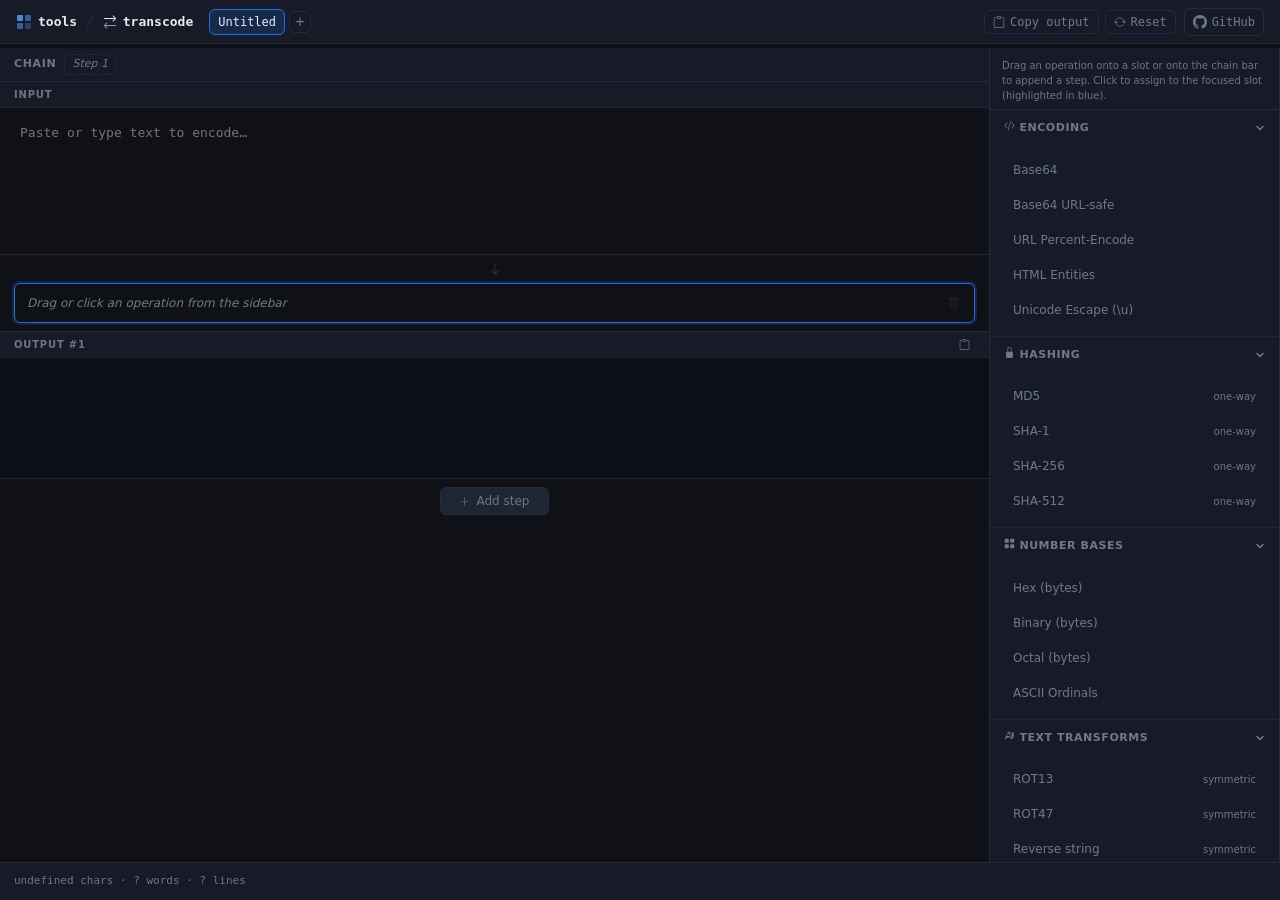
<file: transcode/index.html>
<!DOCTYPE html>
<!--
  transcode — Text Encoding, Decoding & Hashing Tool
  Author: Chris Holt
  License: GNU Affero General Public License v3.0 (AGPL-3.0)
  SPDX-License-Identifier: AGPL-3.0-or-later
  https://www.gnu.org/licenses/agpl-3.0.html

  Source: https://github.com/humor4fun/tools/tree/main/transcode
-->
<html lang="en">
<head>
<meta charset="UTF-8">
<meta name="viewport" content="width=device-width, initial-scale=1.0">
<title>transcode — tools.bluejar.org</title>
<link rel="stylesheet" href="../utils/tokens.css">
<style>
  *, *::before, *::after { box-sizing: border-box; margin: 0; padding: 0; }

  :root {
    --accent-decode:   #e8821a;
    --accent-decode-h: #f59e42;
    --sidebar-w:   290px;
    --header-h:    48px;
    --statusbar-h: 38px;
  }

  html, body {
    height: 100%; background: var(--bg); color: var(--text);
    font-family: var(--font-sans); font-size: 14px; line-height: 1.5; overflow: hidden;
  }

  /* ── Layout ──────────────────────────────────────────────── */
  #app {
    display: grid;
    grid-template-columns: 1fr var(--sidebar-w);
    grid-template-rows: var(--header-h) 1fr var(--statusbar-h);
    height: 100vh; width: 100vw;
  }

  /* ── Main pane ───────────────────────────────────────────── */
  #main-pane {
    display: flex; flex-direction: column; overflow: hidden;
    border-right: 1px solid var(--border);
    min-height: 0;
  }

  /* ── Chain summary ───────────────────────────────────────── */
  #chain-summary {
    position: sticky; top: 0; z-index: 5;
    display: flex; align-items: center; flex-wrap: wrap; gap: 4px;
    padding: 0 14px;
    background: var(--bg-sidebar); border-bottom: 1px solid var(--border);
    min-height: 34px; flex-shrink: 0;
    font-size: 11px;
  }
  .cs-label { color: var(--text-dim); font-weight: 600; text-transform: uppercase; letter-spacing: 0.06em; margin-right: 4px; }
  .cs-arrow { color: var(--text-dim); padding: 0 2px; }
  .cs-pill {
    display: inline-flex; align-items: center; gap: 4px;
    background: var(--bg-active); border: 1px solid var(--accent-blue);
    color: var(--text-link); border-radius: 4px; padding: 1px 7px;
    font-size: 11px; font-family: var(--font-mono);
    transition: background 0.12s, box-shadow 0.12s;
  }
  .cs-pill.decode {
    background: rgba(232,130,26,0.12); border-color: var(--accent-decode);
    color: var(--accent-decode);
  }
  .cs-pill.clickable { cursor: pointer; }
  .cs-pill.clickable:hover { background: var(--bg-hover); box-shadow: 0 0 0 1px currentColor; }
  .cs-pill[draggable="true"] { cursor: grab; user-select: none; }
  .cs-pill[draggable="true"].clickable:hover { cursor: grab; }
  .cs-pill.drop-before {
    outline: 2px solid var(--accent-blue);
    outline-offset: 1px;
  }
  #chain-summary.drag-over {
    background: rgba(31,111,235,0.08);
    box-shadow: inset 0 0 0 2px var(--accent-blue);
  }
  .cs-pill-empty {
    display: inline-flex; align-items: center;
    color: var(--text-dim); border: 1px dashed var(--border);
    border-radius: 4px; padding: 1px 7px; font-size: 11px; font-style: italic;
  }

  /* ── Chain area ──────────────────────────────────────────── */
  #chain-area {
    flex: 1; overflow-y: auto; overflow-x: hidden;
    padding: 0 0 40px;
    scrollbar-width: thin; scrollbar-color: var(--border) transparent;
  }
  #chain-area::-webkit-scrollbar { width: 6px; }
  #chain-area::-webkit-scrollbar-thumb { background: var(--border); border-radius: 3px; }

  /* ── Pane label (input / output) ─────────────────────────── */
  .pane-label {
    padding: 3px 14px 3px;
    font-size: 10px; font-weight: 600; color: var(--text-dim);
    text-transform: uppercase; letter-spacing: 0.08em;
    background: var(--bg-sidebar); border-bottom: 1px solid var(--border-light);
    flex-shrink: 0; display: flex; align-items: center; gap: 8px; height: 26px;
  }
  .pane-label-right { margin-left: auto; display: flex; align-items: center; gap: 4px; }

  /* ── Input node ──────────────────────────────────────────── */
  #chain-input-node { border-bottom: 1px solid var(--border-light); }
  #chain-input {
    width: 100%; height: 140px;
    background: var(--bg); color: var(--text);
    font-family: var(--font-mono); font-size: 13px; line-height: 1.7;
    border: none; outline: none; resize: none;
    padding: 14px 20px; tab-size: 2;
    white-space: pre-wrap; overflow-wrap: break-word;
    overflow-y: auto; scrollbar-width: thin; scrollbar-color: var(--border) transparent;
  }
  #chain-input::-webkit-scrollbar { width: 6px; }
  #chain-input::-webkit-scrollbar-thumb { background: var(--border); border-radius: 3px; }

  /* ── Chain connector (↓ arrow) ───────────────────────────── */
  .chain-connector {
    display: flex; align-items: center; justify-content: center;
    height: 28px; color: var(--text-dim); font-size: 14px; flex-shrink: 0;
    user-select: none;
  }

  /* ── Chain slot ──────────────────────────────────────────── */
  .chain-slot-wrap {
    padding: 0 14px 8px;
  }
  .chain-slot {
    display: flex; align-items: center; gap: 8px;
    border: 1px dashed var(--border); border-radius: var(--radius);
    height: 40px; padding: 0 12px;
    cursor: pointer; user-select: none;
    transition: border-color 0.15s, background 0.15s, box-shadow 0.15s;
    font-size: 12px; color: var(--text-dim);
    position: relative;
  }
  .chain-slot:hover { border-color: var(--text-dim); }
  .chain-slot.focused {
    border-color: var(--accent-blue);
    border-style: solid;
    box-shadow: 0 0 0 2px rgba(31,111,235,0.2);
    color: var(--text-muted);
  }
  .chain-slot.drag-over {
    border-style: solid;
    border-color: var(--accent-blue);
    background: rgba(31,111,235,0.08);
    color: var(--text-muted);
  }
  .chain-slot.filled {
    border-style: solid;
    border-color: var(--accent-blue);
    background: var(--bg-active);
    cursor: default;
  }
  .slot-placeholder { flex: 1; font-style: italic; }
  .slot-badge {
    display: inline-flex; align-items: center; gap: 6px;
    background: rgba(31,111,235,0.15); border: 1px solid var(--accent-blue);
    color: var(--text-link); border-radius: 4px; padding: 2px 8px;
    font-size: 12px; font-family: var(--font-mono); font-weight: 500;
  }
  .slot-badge.decode {
    background: rgba(232,130,26,0.15);
    border-color: var(--accent-decode);
    color: var(--accent-decode);
  }

  /* ── Mode toggle button (next to badge) ──────────────────────── */
  .mode-toggle {
    display: inline-flex; align-items: center;
    background: var(--bg-hover); border: 1px solid var(--border); border-radius: 4px;
    color: var(--text-muted); font-size: 10px; font-family: var(--font-mono);
    padding: 2px 7px; cursor: pointer; height: 22px; white-space: nowrap;
    transition: background 0.12s, color 0.12s, border-color 0.12s;
    flex-shrink: 0;
  }
  .mode-toggle:hover:not(:disabled) {
    background: var(--bg-active); color: var(--text); border-color: var(--accent-blue);
  }
  .mode-toggle.decode {
    border-color: var(--accent-decode); color: var(--accent-decode);
  }
  .mode-toggle.decode:hover:not(:disabled) {
    border-color: var(--accent-decode-h); color: var(--accent-decode-h);
    background: rgba(232,130,26,0.12);
  }
  .mode-toggle:disabled { opacity: 0.45; cursor: default; }

  .slot-clear-btn {
    background: none; border: none; color: var(--text-muted);
    cursor: pointer; font-size: 13px; padding: 0 2px; line-height: 1;
    display: flex; align-items: center;
    transition: color 0.12s;
  }
  .slot-clear-btn:hover { color: #f85149; }
  .slot-remove-btn {
    margin-left: auto;
    background: none; border: none; color: var(--text-dim);
    cursor: pointer; font-size: 15px; padding: 0 2px 1px; line-height: 1;
    display: flex; align-items: center;
    transition: color 0.12s;
    opacity: 0.6;
  }
  .slot-remove-btn:hover { color: #f85149; opacity: 1; }
  .slot-remove-btn:disabled { opacity: 0.2; cursor: default; }

  /* ── Chain output ────────────────────────────────────────── */
  .chain-output-wrap { border-top: 1px solid var(--border-light); }
  .chain-output {
    width: 100%; height: 120px;
    background: #0c0f18; color: var(--text-muted);
    font-family: var(--font-mono); font-size: 13px; line-height: 1.7;
    border: none; outline: none; resize: none;
    padding: 14px 20px; tab-size: 2;
    white-space: pre-wrap; overflow-wrap: break-word;
    overflow-y: auto; scrollbar-width: thin; scrollbar-color: var(--border) transparent;
    transition: height 0.2s ease;
    display: block;
  }
  .chain-output::-webkit-scrollbar { width: 6px; }
  .chain-output::-webkit-scrollbar-thumb { background: var(--border); border-radius: 3px; }
  .chain-output.collapsed { height: 60px; }
  .chain-output.is-error  { color: #f85149; }
  .chain-output.is-loading { color: var(--text-dim); font-style: italic; }

  /* ── Add step button ─────────────────────────────────────── */
  .chain-add-btn-wrap {
    display: flex; justify-content: center; padding: 8px 14px 4px;
    border-top: 1px solid var(--border-light);
  }
  .chain-add-btn {
    display: flex; align-items: center; gap: 6px;
    background: var(--bg-hover); border: 1px solid var(--border); border-radius: var(--radius);
    color: var(--text-dim); font-size: 12px; font-family: var(--font-sans);
    padding: 5px 18px; cursor: pointer; height: 28px;
    transition: background 0.15s, color 0.15s, border-color 0.15s;
  }
  .chain-add-btn:hover { background: var(--bg-active); color: var(--text); border-color: var(--accent-blue); }
  .chain-add-btn:disabled { opacity: 0.3; cursor: default; }
  .chain-add-btn-wrap.drag-over .chain-add-btn {
    background: var(--bg-active); border-color: var(--accent-blue); color: var(--text);
  }

  /* ── Copy output micro button ────────────────────────────── */
  .copy-out-btn {
    background: none; border: none; color: var(--text-dim); cursor: pointer;
    padding: 2px 5px; border-radius: 3px; display: flex; align-items: center;
    transition: color 0.12s, background 0.12s;
  }
  .copy-out-btn:hover { color: var(--text-muted); background: var(--bg-hover); }

  /* ── Sidebar ─────────────────────────────────────────────── */
  #sidebar {
    display: flex; flex-direction: column;
    scrollbar-width: thin; scrollbar-color: var(--border) transparent;
  }
  #sidebar::-webkit-scrollbar { width: 4px; }
  #sidebar::-webkit-scrollbar-thumb { background: var(--border); border-radius: 2px; }

  /* ── Status bar ──────────────────────────────────────────── */
  #statusbar {
    grid-column: 1 / -1;
    display: flex; align-items: center; gap: 10px; padding: 0 14px;
    background: var(--bg-sidebar); border-top: 1px solid var(--border);
    font-size: 11.5px; color: var(--text-dim); flex-shrink: 0;
  }
  #stats { flex: 1; font-family: var(--font-mono); font-size: 11px; }
  .sb-sep { color: var(--border); }

  /* ── Op buttons ──────────────────────────────────────────── */
  .op-btn {
    display: flex; align-items: center; width: 100%;
    background: transparent; border: 1px solid transparent; border-radius: 5px;
    color: var(--text-muted); font-size: 12px; font-family: var(--font-sans);
    padding: 5px 8px; cursor: grab; text-align: left; gap: 7px;
    transition: background 0.12s, color 0.12s, border-color 0.12s;
    margin-bottom: 1px;
  }
  .op-btn:hover { background: var(--bg-hover); color: var(--text); }
  .op-btn-note {
    font-size: 10px; color: var(--text-dim); margin-left: auto; white-space: nowrap;
  }

  /* ── Sidebar drag hint ───────────────────────────────────── */
  .sb-hint {
    padding: 10px 12px 6px;
    font-size: 10px; color: var(--text-dim); line-height: 1.5;
    border-bottom: 1px solid var(--border);
  }

</style>
<script src="../utils/debounce.js"></script>
<script src="../utils/toast.js"></script>
<script src="../utils/clipboard.js"></script>
<script src="../utils/sidebar.js"></script>
<script src="../utils/tabs.js"></script>
<script src="../utils/header.js"></script>
<script src="../utils/activity-log.js"></script>
<script src="../utils/stats.js"></script>
</head>
<body>
<div id="app">

  <!-- ── Header ─────────────────────────────────────────────── -->
  <header id="header">
    <div id="header-actions">
      <button class="hdr-btn" id="btn-copy-output">
        <svg width="12" height="12" viewBox="0 0 16 16" fill="currentColor"><path d="M4 1.5H3a2 2 0 0 0-2 2V14a2 2 0 0 0 2 2h10a2 2 0 0 0 2-2V3.5a2 2 0 0 0-2-2h-1v1h1a1 1 0 0 1 1 1V14a1 1 0 0 1-1 1H3a1 1 0 0 1-1-1V3.5a1 1 0 0 1 1-1h1z"/><path d="M9.5 1a.5.5 0 0 1 .5.5v1a.5.5 0 0 1-.5.5h-3a.5.5 0 0 1-.5-.5v-1a.5.5 0 0 1 .5-.5zm-3-1A1.5 1.5 0 0 0 5 1.5v1A1.5 1.5 0 0 0 6.5 4h3A1.5 1.5 0 0 0 11 2.5v-1A1.5 1.5 0 0 0 9.5 0z"/></svg>
        Copy output
      </button>
      <button class="hdr-btn" id="btn-reset">
        <svg width="12" height="12" viewBox="0 0 16 16" fill="currentColor"><path d="M11.534 7h3.932a.25.25 0 0 1 .192.41l-1.966 2.36a.25.25 0 0 1-.384 0l-1.966-2.36a.25.25 0 0 1 .192-.41m-11 2h3.932a.25.25 0 0 0 .192-.41L2.692 6.23a.25.25 0 0 0-.384 0L.342 8.59A.25.25 0 0 0 .534 9"/><path fill-rule="evenodd" d="M8 3c-1.552 0-2.94.707-3.857 1.818a.5.5 0 1 1-.771-.636A6.002 6.002 0 0 1 13.917 7H12.9A5 5 0 0 0 8 3M3.1 9a5.002 5.002 0 0 0 8.757 2.182.5.5 0 1 1 .771.636A6.002 6.002 0 0 1 2.083 9z"/></svg>
        Reset
      </button>
    </div>
  </header>

  <!-- ── Main pane ──────────────────────────────────────────── -->
  <div id="main-pane">

    <!-- Chain summary bar -->
    <div id="chain-summary">
      <span class="cs-label">Chain</span>
    </div>

    <!-- Scrollable chain area -->
    <div id="chain-area">

      <!-- Input node (fixed, always at top) -->
      <div id="chain-input-node">
        <div class="pane-label">Input</div>
        <textarea id="chain-input"
          placeholder="Paste or type text to encode…"
          spellcheck="false" autocomplete="off" autocorrect="off" autocapitalize="off"></textarea>
      </div>

      <!-- Chain steps are injected here by JS -->

    </div>

  </div>

  <!-- ── Sidebar ────────────────────────────────────────────── -->
  <aside id="sidebar">

    <div class="sb-hint">Drag an operation onto a slot or onto the chain bar to append a step. Click to assign to the focused slot (highlighted in blue).</div>

    <!-- Encoding -->
    <div class="sb-sec" id="sec-encoding">
      <div class="sb-hdr">
        <span>
          <svg width="11" height="11" viewBox="0 0 16 16" fill="currentColor"><path d="M10.478 1.647a.5.5 0 1 0-.956-.294l-4 13a.5.5 0 0 0 .956.294zM4.854 4.146a.5.5 0 0 1 0 .708L1.707 8l3.147 3.146a.5.5 0 0 1-.708.708l-3.5-3.5a.5.5 0 0 1 0-.708l3.5-3.5a.5.5 0 0 1 .708 0m6.292 0a.5.5 0 0 0 0 .708L14.293 8l-3.147 3.146a.5.5 0 0 0 .708.708l3.5-3.5a.5.5 0 0 0 0-.708l-3.5-3.5a.5.5 0 0 0-.708 0"/></svg>
          Encoding
        </span>
        <svg class="sb-chevron" width="10" height="10" viewBox="0 0 10 10" fill="none"><path d="M2 3.5l3 3 3-3" stroke="currentColor" stroke-width="1.5" stroke-linecap="round" stroke-linejoin="round"/></svg>
      </div>
      <div class="sb-body" id="body-encoding">
        <button class="op-btn" data-op="base64" draggable="true">Base64</button>
        <button class="op-btn" data-op="base64url" draggable="true">Base64 URL-safe</button>
        <button class="op-btn" data-op="url-percent" draggable="true">URL Percent-Encode</button>
        <button class="op-btn" data-op="html-entities" draggable="true">HTML Entities</button>
        <button class="op-btn" data-op="unicode-escape" draggable="true">Unicode Escape (\u)</button>
      </div>
    </div>

    <!-- Hashing -->
    <div class="sb-sec" id="sec-hashing">
      <div class="sb-hdr">
        <span>
          <svg width="11" height="11" viewBox="0 0 16 16" fill="currentColor"><path d="M8 1a2 2 0 0 1 2 2v4H6V3a2 2 0 0 1 2-2m3 6V3a3 3 0 0 0-6 0v4a2 2 0 0 0-2 2v5a2 2 0 0 0 2 2h6a2 2 0 0 0 2-2V9a2 2 0 0 0-2-2"/></svg>
          Hashing
        </span>
        <svg class="sb-chevron" width="10" height="10" viewBox="0 0 10 10" fill="none"><path d="M2 3.5l3 3 3-3" stroke="currentColor" stroke-width="1.5" stroke-linecap="round" stroke-linejoin="round"/></svg>
      </div>
      <div class="sb-body" id="body-hashing">
        <button class="op-btn" data-op="md5" draggable="true">MD5<span class="op-btn-note">one-way</span></button>
        <button class="op-btn" data-op="sha1" draggable="true">SHA-1<span class="op-btn-note">one-way</span></button>
        <button class="op-btn" data-op="sha256" draggable="true">SHA-256<span class="op-btn-note">one-way</span></button>
        <button class="op-btn" data-op="sha512" draggable="true">SHA-512<span class="op-btn-note">one-way</span></button>
      </div>
    </div>

    <!-- Number Bases -->
    <div class="sb-sec" id="sec-bases">
      <div class="sb-hdr">
        <span>
          <svg width="11" height="11" viewBox="0 0 16 16" fill="currentColor"><path d="M1 2.5A1.5 1.5 0 0 1 2.5 1h3A1.5 1.5 0 0 1 7 2.5v3A1.5 1.5 0 0 1 5.5 7h-3A1.5 1.5 0 0 1 1 5.5zm8 0A1.5 1.5 0 0 1 10.5 1h3A1.5 1.5 0 0 1 15 2.5v3A1.5 1.5 0 0 1 13.5 7h-3A1.5 1.5 0 0 1 9 5.5zm-8 8A1.5 1.5 0 0 1 2.5 9h3A1.5 1.5 0 0 1 7 10.5v3A1.5 1.5 0 0 1 5.5 15h-3A1.5 1.5 0 0 1 1 13.5zm8 0A1.5 1.5 0 0 1 10.5 9h3a1.5 1.5 0 0 1 1.5 1.5v3a1.5 1.5 0 0 1-1.5 1.5h-3A1.5 1.5 0 0 1 9 13.5z"/></svg>
          Number Bases
        </span>
        <svg class="sb-chevron" width="10" height="10" viewBox="0 0 10 10" fill="none"><path d="M2 3.5l3 3 3-3" stroke="currentColor" stroke-width="1.5" stroke-linecap="round" stroke-linejoin="round"/></svg>
      </div>
      <div class="sb-body" id="body-bases">
        <button class="op-btn" data-op="hex" draggable="true">Hex (bytes)</button>
        <button class="op-btn" data-op="binary" draggable="true">Binary (bytes)</button>
        <button class="op-btn" data-op="octal" draggable="true">Octal (bytes)</button>
        <button class="op-btn" data-op="ascii" draggable="true">ASCII Ordinals</button>
      </div>
    </div>

    <!-- Text Transforms -->
    <div class="sb-sec" id="sec-transforms">
      <div class="sb-hdr">
        <span>
          <svg width="11" height="11" viewBox="0 0 16 16" fill="currentColor"><path d="M2.244 13.081a.5.5 0 0 1-.622.311l-.189-.063a.5.5 0 0 1-.311-.622L5.89 2.5H8.25l4.562 10.5H10l-.9-2.188H4.901zm1.862-4.5h3.788l-1.89-4.577zM9 3a1 1 0 0 0-1 1v6a1 1 0 0 0 2 0V8h2v2a1 1 0 0 0 2 0V4a1 1 0 0 0-2 0v2h-2V4a1 1 0 0 0-1-1"/></svg>
          Text Transforms
        </span>
        <svg class="sb-chevron" width="10" height="10" viewBox="0 0 10 10" fill="none"><path d="M2 3.5l3 3 3-3" stroke="currentColor" stroke-width="1.5" stroke-linecap="round" stroke-linejoin="round"/></svg>
      </div>
      <div class="sb-body" id="body-transforms">
        <button class="op-btn" data-op="rot13" draggable="true">ROT13<span class="op-btn-note">symmetric</span></button>
        <button class="op-btn" data-op="rot47" draggable="true">ROT47<span class="op-btn-note">symmetric</span></button>
        <button class="op-btn" data-op="reverse" draggable="true">Reverse string<span class="op-btn-note">symmetric</span></button>
        <button class="op-btn" data-op="pretty-json" draggable="true">Pretty JSON</button>
        <button class="op-btn" data-op="minify-json" draggable="true">Minify JSON</button>
        <button class="op-btn" data-op="morse" draggable="true">Morse Code</button>
      </div>
    </div>

    <!-- ASCII Tools -->
    <div class="sb-sec" id="sec-ascii">
      <div class="sb-hdr">
        <span>
          <svg width="11" height="11" viewBox="0 0 16 16" fill="currentColor"><path d="M2 2a2 2 0 0 0-2 2v8a2 2 0 0 0 2 2h12a2 2 0 0 0 2-2V4a2 2 0 0 0-2-2zm6 9a1 1 0 1 1 0-2 1 1 0 0 1 0 2m2.5-4.5a.5.5 0 0 1 .5-.5h1a.5.5 0 0 1 0 1h-1a.5.5 0 0 1-.5-.5m-5 0a.5.5 0 0 1 .5-.5h1a.5.5 0 0 1 0 1h-1a.5.5 0 0 1-.5-.5"/></svg>
          ASCII Tools
        </span>
        <svg class="sb-chevron" width="10" height="10" viewBox="0 0 10 10" fill="none"><path d="M2 3.5l3 3 3-3" stroke="currentColor" stroke-width="1.5" stroke-linecap="round" stroke-linejoin="round"/></svg>
      </div>
      <div class="sb-body" id="body-ascii">
        <button class="op-btn" data-op="strip-nonascii" draggable="true">Strip non-ASCII<span class="op-btn-note">one-way</span></button>
        <button class="op-btn" data-op="transliterate" draggable="true">Transliterate to ASCII<span class="op-btn-note">one-way</span></button>
        <button class="op-btn" data-op="force-7bit" draggable="true">Force 7-bit ASCII<span class="op-btn-note">one-way</span></button>
      </div>
    </div>

  </aside>

  <!-- ── Status bar ─────────────────────────────────────────── -->
  <div id="statusbar">
    <span id="stats">Ready · add a step from the sidebar</span>
  </div>

</div>

<script>
'use strict';

// ── DOM refs ──────────────────────────────────────────────────
const $ = id => document.getElementById(id);
const chainInput   = $('chain-input');
const chainArea    = $('chain-area');
const chainSummary = $('chain-summary');
const statsEl      = $('stats');

// ── Initialize utilities ──────────────────────────────────────
const stats = statsEl ? new Stats(statsEl, { updateOnInput: true }) : null;

// ── Chain state ───────────────────────────────────────────────
// chain[i] = { op: null|string, mode: 'encode'|'decode', node, slotEl, outputEl, addBtnWrap }
let chain = [];
let focusedSlotIdx = 0;
let reorderSrcIdx = null; // set while dragging a chain-summary pill

// ── Transliteration supplement (hex-escaped, no literal non-ASCII) ──
const TRANSLIT_SUPP = {
  '\u00F8':'o',  '\u00D8':'O',  '\u0142':'l',  '\u0141':'L',
  '\u00DF':'ss', '\u00E6':'ae', '\u00C6':'AE', '\u0153':'oe',
  '\u0152':'OE', '\u00F0':'d',  '\u00D0':'D',  '\u00FE':'th',
  '\u00DE':'Th', '\u0131':'i',  '\u0126':'H',  '\u0127':'h',
  '\u014B':'n',  '\u014A':'N',  '\u0138':'k',  '\u017F':'s'
};

// ── Morse tables ──────────────────────────────────────────────
const MORSE_ENC = {
  A:'.-',B:'-...',C:'-.-.',D:'-..',E:'.',F:'..-.',G:'--.',H:'....',
  I:'..',J:'.---',K:'-.-',L:'.-..',M:'--',N:'-.',O:'---',P:'.--.',
  Q:'--.-',R:'.-.',S:'...',T:'-',U:'..-',V:'...-',W:'.--',X:'-..-',
  Y:'-.--',Z:'--..',
  '0':'-----','1':'.----','2':'..---','3':'...--','4':'....-',
  '5':'.....','6':'-....','7':'--...','8':'---..','9':'----.',
  '.':'.-.-.-',',':'--..--','?':'..--..','\'':'.----.',
  '!':'-.-.--','/':'-..-.','(':'-.--.',')'  :'-.--.-',
  '&':'.-...',':':'---...',';':'-.-.-.','=':'-...-',
  '+':'.-.-.', '-':'-....-','_':'..--.-','"':'.-..-.','@':'.--.-.'
};
const MORSE_DEC = Object.fromEntries(Object.entries(MORSE_ENC).map(([k,v])=>[v,k]));

// ── MD5 pure-JS ───────────────────────────────────────────────
function md5(str) {
  const hc = '0123456789abcdef';
  function rh(n){let s='';for(let j=0;j<=3;j++)s+=hc[(n>>(j*8+4))&0xf]+hc[(n>>(j*8))&0xf];return s;}
  function ad(x,y){const l=(x&0xffff)+(y&0xffff),m=(x>>16)+(y>>16)+(l>>16);return(m<<16)|(l&0xffff);}
  function rl(n,c){return(n<<c)|(n>>>(32-c));}
  function cm(q,a,b,x,s,t){return ad(rl(ad(ad(a,q),ad(x,t)),s),b);}
  function ff(a,b,c,d,x,s,t){return cm((b&c)|(~b&d),a,b,x,s,t);}
  function gg(a,b,c,d,x,s,t){return cm((b&d)|(c&~d),a,b,x,s,t);}
  function hh(a,b,c,d,x,s,t){return cm(b^c^d,a,b,x,s,t);}
  function ii(a,b,c,d,x,s,t){return cm(c^(b|~d),a,b,x,s,t);}
  function sb(x){
    const n=((x.length+8)>>6)+1,b=new Array(n*16).fill(0);
    for(let i=0;i<x.length;i++)b[i>>2]|=x.charCodeAt(i)<<((i%4)*8);
    b[x.length>>2]|=0x80<<((x.length%4)*8);b[n*16-2]=x.length*8;return b;
  }
  const x=sb(unescape(encodeURIComponent(str)));
  let a=1732584193,b=-271733879,c=-1732584194,d=271733878;
  for(let i=0;i<x.length;i+=16){
    let [oa,ob,oc,od]=[a,b,c,d];
    a=ff(a,b,c,d,x[i+0],7,-680876936);  d=ff(d,a,b,c,x[i+1],12,-389564586);
    c=ff(c,d,a,b,x[i+2],17,606105819);  b=ff(b,c,d,a,x[i+3],22,-1044525330);
    a=ff(a,b,c,d,x[i+4],7,-176418897);  d=ff(d,a,b,c,x[i+5],12,1200080426);
    c=ff(c,d,a,b,x[i+6],17,-1473231341);b=ff(b,c,d,a,x[i+7],22,-45705983);
    a=ff(a,b,c,d,x[i+8],7,1770035416); d=ff(d,a,b,c,x[i+9],12,-1958414417);
    c=ff(c,d,a,b,x[i+10],17,-42063);   b=ff(b,c,d,a,x[i+11],22,-1990404162);
    a=ff(a,b,c,d,x[i+12],7,1804603682);d=ff(d,a,b,c,x[i+13],12,-40341101);
    c=ff(c,d,a,b,x[i+14],17,-1502002290);b=ff(b,c,d,a,x[i+15],22,1236535329);
    a=gg(a,b,c,d,x[i+1],5,-165796510); d=gg(d,a,b,c,x[i+6],9,-1069501632);
    c=gg(c,d,a,b,x[i+11],14,643717713);b=gg(b,c,d,a,x[i+0],20,-373897302);
    a=gg(a,b,c,d,x[i+5],5,-701558691); d=gg(d,a,b,c,x[i+10],9,38016083);
    c=gg(c,d,a,b,x[i+15],14,-660478335);b=gg(b,c,d,a,x[i+4],20,-405537848);
    a=gg(a,b,c,d,x[i+9],5,568446438); d=gg(d,a,b,c,x[i+14],9,-1019803690);
    c=gg(c,d,a,b,x[i+3],14,-187363961);b=gg(b,c,d,a,x[i+8],20,1163531501);
    a=gg(a,b,c,d,x[i+13],5,-1444681467);d=gg(d,a,b,c,x[i+2],9,-51403784);
    c=gg(c,d,a,b,x[i+7],14,1735328473);b=gg(b,c,d,a,x[i+12],20,-1926607734);
    a=hh(a,b,c,d,x[i+5],4,-378558);    d=hh(d,a,b,c,x[i+8],11,-2022574463);
    c=hh(c,d,a,b,x[i+11],16,1839030562);b=hh(b,c,d,a,x[i+14],23,-35309556);
    a=hh(a,b,c,d,x[i+1],4,-1530992060);d=hh(d,a,b,c,x[i+4],11,1272893353);
    c=hh(c,d,a,b,x[i+7],16,-155497632);b=hh(b,c,d,a,x[i+10],23,-1094730640);
    a=hh(a,b,c,d,x[i+13],4,681279174); d=hh(d,a,b,c,x[i+0],11,-358537222);
    c=hh(c,d,a,b,x[i+3],16,-722521979);b=hh(b,c,d,a,x[i+6],23,76029189);
    a=hh(a,b,c,d,x[i+9],4,-640364487); d=hh(d,a,b,c,x[i+12],11,-421815835);
    c=hh(c,d,a,b,x[i+15],16,530742520);b=hh(b,c,d,a,x[i+2],23,-995338651);
    a=ii(a,b,c,d,x[i+0],6,-198630844); d=ii(d,a,b,c,x[i+7],10,1126891415);
    c=ii(c,d,a,b,x[i+14],15,-1416354905);b=ii(b,c,d,a,x[i+5],21,-57434055);
    a=ii(a,b,c,d,x[i+12],6,1700485571);d=ii(d,a,b,c,x[i+3],10,-1894986606);
    c=ii(c,d,a,b,x[i+10],15,-1051523); b=ii(b,c,d,a,x[i+1],21,-2054922799);
    a=ii(a,b,c,d,x[i+8],6,1873313359); d=ii(d,a,b,c,x[i+15],10,-30611744);
    c=ii(c,d,a,b,x[i+6],15,-1560198380);b=ii(b,c,d,a,x[i+13],21,1309151649);
    a=ii(a,b,c,d,x[i+4],6,-145523070); d=ii(d,a,b,c,x[i+11],10,-1120210379);
    c=ii(c,d,a,b,x[i+2],15,718787259); b=ii(b,c,d,a,x[i+9],21,-343485551);
    a=ad(a,oa);b=ad(b,ob);c=ad(c,oc);d=ad(d,od);
  }
  return rh(a)+rh(b)+rh(c)+rh(d);
}

// ── SHA via WebCrypto ─────────────────────────────────────────
async function shaHash(str, algo) {
  const buf = await crypto.subtle.digest(algo, new TextEncoder().encode(str));
  return Array.from(new Uint8Array(buf)).map(b=>b.toString(16).padStart(2,'0')).join('');
}

// ── Operations map ────────────────────────────────────────────
const OPS = {
  'base64': {
    label: 'Base64',
    encode: s => btoa(unescape(encodeURIComponent(s))),
    decode: s => decodeURIComponent(escape(atob(s.trim()))),
  },
  'base64url': {
    label: 'Base64 URL-safe',
    encode: s => btoa(unescape(encodeURIComponent(s))).replace(/\+/g,'-').replace(/\//g,'_').replace(/=+$/,''),
    decode: s => {
      const p = s.trim().replace(/-/g,'+').replace(/_/g,'/');
      const pad = p.length % 4;
      return decodeURIComponent(escape(atob(pad ? p + '===='.slice(pad) : p)));
    },
  },
  'url-percent': {
    label: 'URL Percent-Encode',
    encode: s => encodeURIComponent(s),
    decode: s => decodeURIComponent(s),
  },
  'html-entities': {
    label: 'HTML Entities',
    encode: s => s.replace(/&/g,'&amp;').replace(/</g,'&lt;').replace(/>/g,'&gt;').replace(/"/g,'&quot;').replace(/'/g,'&#39;'),
    decode: s => s.replace(/&amp;/g,'&').replace(/&lt;/g,'<').replace(/&gt;/g,'>').replace(/&quot;/g,'"').replace(/&#39;/g,"'"),
  },
  'unicode-escape': {
    label: 'Unicode Escape (\\u)',
    encode: s => [...s].map(c => {
      const cp = c.codePointAt(0);
      if (cp <= 127) return c;
      return cp > 0xffff ? `\\u{${cp.toString(16)}}` : `\\u${cp.toString(16).padStart(4,'0')}`;
    }).join(''),
    decode: s => s.replace(/\\u\{([0-9a-fA-F]+)\}|\\u([0-9a-fA-F]{4})/g,
      (_, p1, p2) => String.fromCodePoint(parseInt(p1 || p2, 16))),
  },
  'md5': {
    label: 'MD5',
    encode: s => md5(s),
    oneWay: true,
  },
  'sha1': {
    label: 'SHA-1',
    encode: s => shaHash(s, 'SHA-1'),
    oneWay: true,
  },
  'sha256': {
    label: 'SHA-256',
    encode: s => shaHash(s, 'SHA-256'),
    oneWay: true,
  },
  'sha512': {
    label: 'SHA-512',
    encode: s => shaHash(s, 'SHA-512'),
    oneWay: true,
  },
  'hex': {
    label: 'Hex',
    encode: s => [...new TextEncoder().encode(s)].map(b=>b.toString(16).padStart(2,'0')).join(' '),
    decode: s => new TextDecoder().decode(new Uint8Array(s.trim().split(/\s+/).map(h=>parseInt(h,16)))),
  },
  'binary': {
    label: 'Binary',
    encode: s => [...new TextEncoder().encode(s)].map(b=>b.toString(2).padStart(8,'0')).join(' '),
    decode: s => new TextDecoder().decode(new Uint8Array(s.trim().split(/\s+/).map(b=>parseInt(b,2)))),
  },
  'octal': {
    label: 'Octal',
    encode: s => [...new TextEncoder().encode(s)].map(b=>b.toString(8).padStart(3,'0')).join(' '),
    decode: s => new TextDecoder().decode(new Uint8Array(s.trim().split(/\s+/).map(o=>parseInt(o,8)))),
  },
  'ascii': {
    label: 'ASCII Ordinals',
    encode: s => [...new TextEncoder().encode(s)].map(b=>String(b)).join(' '),
    decode: s => new TextDecoder().decode(new Uint8Array(s.trim().split(/\s+/).map(n=>parseInt(n,10)))),
  },
  'rot13': {
    label: 'ROT13',
    encode: s => s.replace(/[a-zA-Z]/g, c => {
      const b = c <= 'Z' ? 65 : 97;
      return String.fromCharCode(((c.charCodeAt(0)-b+13)%26)+b);
    }),
    symmetric: true,
  },
  'rot47': {
    label: 'ROT47',
    encode: s => s.replace(/[!-~]/g, c => String.fromCharCode(((c.charCodeAt(0)-33+47)%94)+33)),
    symmetric: true,
  },
  'reverse': {
    label: 'Reverse string',
    encode: s => [...s].reverse().join(''),
    symmetric: true,
  },
  'pretty-json': {
    label: 'Pretty JSON',
    encode: s => JSON.stringify(JSON.parse(s.trim()), null, 2),
    oneWay: true,
  },
  'minify-json': {
    label: 'Minify JSON',
    encode: s => JSON.stringify(JSON.parse(s.trim())),
    oneWay: true,
  },
  'morse': {
    label: 'Morse Code',
    encode: s => s.toUpperCase().split('').map(c => c===' ' ? ' / ' : (MORSE_ENC[c] ? MORSE_ENC[c]+' ' : '')).join('').trim(),
    decode: s => s.split(' / ').map(word => word.trim().split(/\s+/).map(tok => MORSE_DEC[tok] || '?').join('')).join(' '),
  },
  'strip-nonascii': {
    label: 'Strip non-ASCII',
    encode: s => s.replace(/[^\x20-\x7E\t\n\r]/g, ''),
    oneWay: true,
  },
  'transliterate': {
    label: 'Transliterate to ASCII',
    encode: s => [...s.normalize('NFD')].map(c => {
      if (TRANSLIT_SUPP[c]) return TRANSLIT_SUPP[c];
      const cp = c.codePointAt(0);
      if (cp >= 0x0300 && cp <= 0x036F) return ''; // strip combining marks
      if (cp > 127) return '?';
      return c;
    }).join(''),
    oneWay: true,
  },
  'force-7bit': {
    label: 'Force 7-bit ASCII',
    encode: s => [...s].map(c => String.fromCharCode(c.charCodeAt(0) & 0x7F)).join(''),
    oneWay: true,
  },
};

// ── Slot rendering ────────────────────────────────────────────
function renderSlot(i) {
  const step = chain[i];
  const slotEl = step.slotEl;
  const op = step.op;

  slotEl.innerHTML = '';
  slotEl.onclick = null;

  if (op) {
    const def = OPS[op];
    const mode = chain[i].mode || 'encode';
    const isDecodeMode = mode === 'decode' && !def.symmetric && !def.oneWay;

    slotEl.className = 'chain-slot filled';

    const badge = document.createElement('span');
    badge.className = 'slot-badge' + (isDecodeMode ? ' decode' : '');
    badge.textContent = def.label;

    const clearBtn = document.createElement('button');
    clearBtn.className = 'slot-clear-btn';
    clearBtn.title = 'Clear operation';
    clearBtn.textContent = '×';
    clearBtn.onclick = (e) => { e.stopPropagation(); clearSlotOp(i); };
    badge.appendChild(clearBtn);

    // Mode toggle button
    const modeToggle = document.createElement('button');
    modeToggle.className = 'mode-toggle' + (isDecodeMode ? ' decode' : '');
    if (def.oneWay) {
      modeToggle.textContent = 'one-way';
      modeToggle.disabled = true;
      modeToggle.title = 'This operation cannot be reversed';
    } else if (def.symmetric) {
      modeToggle.textContent = 'symmetric';
      modeToggle.disabled = true;
      modeToggle.title = 'Encode and decode are identical for this operation';
    } else {
      modeToggle.textContent = isDecodeMode ? 'DEC ⇌' : 'ENC ⇌';
      modeToggle.title = isDecodeMode ? 'Switch to encode mode' : 'Switch to decode mode';
      modeToggle.onclick = (e) => { e.stopPropagation(); toggleSlotMode(i); };
    }

    const removeBtn = document.createElement('button');
    removeBtn.className = 'slot-remove-btn';
    removeBtn.title = 'Remove this step';
    removeBtn.innerHTML = '<svg width="12" height="12" viewBox="0 0 16 16" fill="currentColor"><path d="M5.5 5.5A.5.5 0 0 1 6 6v6a.5.5 0 0 1-1 0V6a.5.5 0 0 1 .5-.5m2.5 0a.5.5 0 0 1 .5.5v6a.5.5 0 0 1-1 0V6a.5.5 0 0 1 .5-.5m3 .5a.5.5 0 0 0-1 0v6a.5.5 0 0 0 1 0z"/><path d="M14.5 3a1 1 0 0 1-1 1H13v9a2 2 0 0 1-2 2H5a2 2 0 0 1-2-2V4h-.5a1 1 0 0 1-1-1V2a1 1 0 0 1 1-1H6a1 1 0 0 1 1-1h2a1 1 0 0 1 1 1h3.5a1 1 0 0 1 1 1zM4.118 4 4 4.059V13a1 1 0 0 0 1 1h6a1 1 0 0 0 1-1V4.059L11.882 4zM2.5 3h11V2h-11z"/></svg>';
    removeBtn.disabled = chain.length <= 1;
    removeBtn.onclick = (e) => { e.stopPropagation(); removeStep(i); };

    slotEl.appendChild(badge);
    slotEl.appendChild(modeToggle);
    slotEl.appendChild(removeBtn);
  } else {
    slotEl.className = 'chain-slot' + (focusedSlotIdx === i ? ' focused' : '');
    const ph = document.createElement('span');
    ph.className = 'slot-placeholder';
    ph.textContent = 'Drag or click an operation from the sidebar';
    const removeBtn = document.createElement('button');
    removeBtn.className = 'slot-remove-btn';
    removeBtn.title = 'Remove this step';
    removeBtn.innerHTML = '<svg width="12" height="12" viewBox="0 0 16 16" fill="currentColor"><path d="M5.5 5.5A.5.5 0 0 1 6 6v6a.5.5 0 0 1-1 0V6a.5.5 0 0 1 .5-.5m2.5 0a.5.5 0 0 1 .5.5v6a.5.5 0 0 1-1 0V6a.5.5 0 0 1 .5-.5m3 .5a.5.5 0 0 0-1 0v6a.5.5 0 0 0 1 0z"/><path d="M14.5 3a1 1 0 0 1-1 1H13v9a2 2 0 0 1-2 2H5a2 2 0 0 1-2-2V4h-.5a1 1 0 0 1-1-1V2a1 1 0 0 1 1-1H6a1 1 0 0 1 1-1h2a1 1 0 0 1 1 1h3.5a1 1 0 0 1 1 1zM4.118 4 4 4.059V13a1 1 0 0 0 1 1h6a1 1 0 0 0 1-1V4.059L11.882 4zM2.5 3h11V2h-11z"/></svg>';
    removeBtn.disabled = chain.length <= 1;
    removeBtn.onclick = (e) => { e.stopPropagation(); removeStep(i); };
    slotEl.appendChild(ph);
    slotEl.appendChild(removeBtn);
    slotEl.onclick = () => focusSlot(i);
  }
}

// ── Add step ──────────────────────────────────────────────────
function addStep() {
  if (chain.length >= 100) {
    toast('Maximum 100 steps reached', 'warn');
    return;
  }

  const stepNum = chain.length + 1;

  // Collapse all previous outputs
  chain.forEach(s => s.outputEl.classList.add('collapsed'));

  // Hide previous add buttons
  chain.forEach(s => { if (s.addBtnWrap) s.addBtnWrap.style.display = 'none'; });

  // Build node
  const node = document.createElement('div');
  node.className = 'chain-node';

  // Connector arrow
  const connector = document.createElement('div');
  connector.className = 'chain-connector';
  connector.innerHTML = '<svg width="12" height="12" viewBox="0 0 16 16" fill="currentColor" opacity="0.4"><path fill-rule="evenodd" d="M8 1a.5.5 0 0 1 .5.5v11.793l3.146-3.147a.5.5 0 0 1 .708.708l-4 4a.5.5 0 0 1-.708 0l-4-4a.5.5 0 0 1 .708-.708L7.5 13.293V1.5A.5.5 0 0 1 8 1"/></svg>';

  // Slot
  const slotWrap = document.createElement('div');
  slotWrap.className = 'chain-slot-wrap';
  const slotEl = document.createElement('div');
  slotEl.className = 'chain-slot';
  slotEl.dataset.idx = chain.length;

  // Drag-and-drop on slot
  slotEl.addEventListener('dragover', e => {
    e.preventDefault();
    slotEl.classList.add('drag-over');
  });
  slotEl.addEventListener('dragleave', () => slotEl.classList.remove('drag-over'));
  slotEl.addEventListener('drop', e => {
    e.preventDefault();
    slotEl.classList.remove('drag-over');
    const op = e.dataTransfer.getData('text/plain');
    if (op && OPS[op]) {
      const idx = parseInt(slotEl.dataset.idx);
      setSlotOp(idx, op);
    }
  });

  slotWrap.appendChild(slotEl);

  // Output
  const outputWrap = document.createElement('div');
  outputWrap.className = 'chain-output-wrap';

  const outputLabel = document.createElement('div');
  outputLabel.className = 'pane-label';
  outputLabel.innerHTML = `<span>Output #${stepNum}</span>`;
  const labelRight = document.createElement('div');
  labelRight.className = 'pane-label-right';
  const copyBtn = document.createElement('button');
  copyBtn.className = 'copy-out-btn';
  copyBtn.title = `Copy output #${stepNum}`;
  copyBtn.innerHTML = '<svg width="11" height="11" viewBox="0 0 16 16" fill="currentColor"><path d="M4 1.5H3a2 2 0 0 0-2 2V14a2 2 0 0 0 2 2h10a2 2 0 0 0 2-2V3.5a2 2 0 0 0-2-2h-1v1h1a1 1 0 0 1 1 1V14a1 1 0 0 1-1 1H3a1 1 0 0 1-1-1V3.5a1 1 0 0 1 1-1h1z"/><path d="M9.5 1a.5.5 0 0 1 .5.5v1a.5.5 0 0 1-.5.5h-3a.5.5 0 0 1-.5-.5v-1a.5.5 0 0 1 .5-.5zm-3-1A1.5 1.5 0 0 0 5 1.5v1A1.5 1.5 0 0 0 6.5 4h3A1.5 1.5 0 0 0 11 2.5v-1A1.5 1.5 0 0 0 9.5 0z"/></svg>';
  labelRight.appendChild(copyBtn);
  outputLabel.appendChild(labelRight);

  const outputEl = document.createElement('textarea');
  outputEl.className = 'chain-output';
  outputEl.readOnly = true;
  outputEl.spellcheck = false;

  copyBtn.addEventListener('click', () => {
    if (!outputEl.value) { toast('Nothing to copy', 'warn'); return; }
    copyText(outputEl.value, { successMsg: `Output #${stepNum} copied` });
  });

  outputWrap.appendChild(outputLabel);
  outputWrap.appendChild(outputEl);

  // Add step button
  const addBtnWrap = document.createElement('div');
  addBtnWrap.className = 'chain-add-btn-wrap';
  const addBtn = document.createElement('button');
  addBtn.className = 'chain-add-btn';
  addBtn.innerHTML = '<svg width="11" height="11" viewBox="0 0 16 16" fill="currentColor"><path d="M8 2a.5.5 0 0 1 .5.5v5h5a.5.5 0 0 1 0 1h-5v5a.5.5 0 0 1-1 0v-5h-5a.5.5 0 0 1 0-1h5v-5A.5.5 0 0 1 8 2"/></svg> Add step';
  addBtn.addEventListener('click', addStep);
  addBtnWrap.appendChild(addBtn);

  // Make the add-step area a drop target for sidebar ops
  addBtnWrap.addEventListener('dragover', e => {
    if (reorderSrcIdx !== null) return; // ignore reorder drags
    e.preventDefault();
    e.dataTransfer.dropEffect = 'copy';
    addBtnWrap.classList.add('drag-over');
  });
  addBtnWrap.addEventListener('dragleave', () => addBtnWrap.classList.remove('drag-over'));
  addBtnWrap.addEventListener('drop', e => {
    addBtnWrap.classList.remove('drag-over');
    if (reorderSrcIdx !== null) return;
    e.preventDefault();
    const op = e.dataTransfer.getData('text/plain');
    if (op && OPS[op]) { addStep(); setSlotOp(chain.length - 1, op); }
  });

  node.appendChild(connector);
  node.appendChild(slotWrap);
  node.appendChild(outputWrap);
  node.appendChild(addBtnWrap);
  chainArea.appendChild(node);

  const idx = chain.length;
  chain.push({ op: null, mode: 'encode', node, slotEl, outputEl, addBtnWrap });

  // Update dataset idx for all slots (in case of reindex)
  refreshSlotIndices();
  renderSlot(idx);
  focusSlot(idx);
  updateAddButtons();
  updateSummary();
  updateStats();
}

// ── Remove step ───────────────────────────────────────────────
function removeStep(i) {
  if (chain.length <= 1) return;

  chain[i].node.remove();
  chain.splice(i, 1);

  // Reindex
  refreshSlotIndices();

  // Re-render all slots (remove buttons need to be updated)
  chain.forEach((_, idx) => renderSlot(idx));

  // Renumber output labels
  renumberOutputs();

  // Uncollapse all except the last
  chain.forEach((s, idx) => {
    if (idx < chain.length - 1) {
      s.outputEl.classList.add('collapsed');
    } else {
      s.outputEl.classList.remove('collapsed');
    }
  });

  // Show add btn only on last step
  updateAddButtons();

  // Adjust focused slot
  focusedSlotIdx = Math.min(focusedSlotIdx, chain.length - 1);
  focusSlot(focusedSlotIdx);

  // Clear outputs from removed position onward (they've been spliced)
  // Clear all outputs that are now invalid
  chain.forEach(s => { s.outputEl.value = ''; s.outputEl.className = 'chain-output' + (s.outputEl.classList.contains('collapsed') ? ' collapsed' : ''); });

  runChain();
  updateSummary();
  updateStats();
}

// ── Set slot op ───────────────────────────────────────────────
function setSlotOp(i, key) {
  if (!OPS[key]) return;
  chain[i].op = key;
  renderSlot(i);
  updateSummary();
  // Advance focus to next empty slot
  const nextEmpty = chain.findIndex((s, idx) => idx > i && !s.op);
  if (nextEmpty !== -1) focusSlot(nextEmpty);
  else focusSlot(i); // stay on this slot (all filled)
  runChain();
}

// ── Clear slot op ─────────────────────────────────────────────
function clearSlotOp(i) {
  chain[i].op = null;
  chain[i].mode = 'encode';
  // Clear this output and all downstream outputs
  for (let j = i; j < chain.length; j++) {
    chain[j].outputEl.value = '';
    // Preserve collapsed class
    const isCollapsed = chain[j].outputEl.classList.contains('collapsed');
    chain[j].outputEl.className = 'chain-output' + (isCollapsed ? ' collapsed' : '');
  }
  renderSlot(i);
  focusSlot(i);
  updateSummary();
  updateStats();
  if (transcodeCtrl) { Object.assign(transcodeCtrl.current(), getTabState()); transcodeCtrl.persist(); }
}

// ── Toggle slot encode/decode mode ───────────────────────────
function toggleSlotMode(i) {
  chain[i].mode = chain[i].mode === 'decode' ? 'encode' : 'decode';
  renderSlot(i);
  updateSummary();
  runChain();
  if (transcodeCtrl) { Object.assign(transcodeCtrl.current(), getTabState()); transcodeCtrl.persist(); }
}

// ── Reorder chain steps ───────────────────────────────────────
function reorderChain(from, to) {
  if (from === to) return;
  const [step] = chain.splice(from, 1);
  chain.splice(to, 0, step);
  // Re-append DOM nodes in new order (browser moves existing nodes)
  chain.forEach(s => chainArea.appendChild(s.node));
  refreshSlotIndices();
  chain.forEach((_, i) => renderSlot(i));
  renumberOutputs();
  chain.forEach((s, i) => {
    (i < chain.length - 1)
      ? s.outputEl.classList.add('collapsed')
      : s.outputEl.classList.remove('collapsed');
  });
  updateAddButtons();
  focusedSlotIdx = Math.min(focusedSlotIdx, chain.length - 1);
  updateSummary();
  runChain();
  if (transcodeCtrl) { Object.assign(transcodeCtrl.current(), getTabState()); transcodeCtrl.persist(); }
}

// ── Focus slot ────────────────────────────────────────────────
function focusSlot(i) {
  focusedSlotIdx = i;
  chain.forEach((s, idx) => {
    if (!s.op) { // only update unfilled slots' focused state
      s.slotEl.classList.toggle('focused', idx === i);
    }
  });
}

// ── Refresh slot indices ──────────────────────────────────────
function refreshSlotIndices() {
  chain.forEach((s, i) => { s.slotEl.dataset.idx = i; });
}

// ── Renumber output labels ────────────────────────────────────
function renumberOutputs() {
  chain.forEach((s, i) => {
    const label = s.node.querySelector('.pane-label span');
    if (label) label.textContent = `Output #${i + 1}`;
    const copyBtn = s.node.querySelector('.copy-out-btn');
    if (copyBtn) copyBtn.title = `Copy output #${i + 1}`;
  });
}

// ── Update add button visibility ──────────────────────────────
function updateAddButtons() {
  chain.forEach((s, i) => {
    s.addBtnWrap.style.display = (i === chain.length - 1) ? '' : 'none';
  });
}

// ── Update chain summary ──────────────────────────────────────
function updateSummary() {
  chainSummary.innerHTML = '<span class="cs-label">Chain</span>';
  chain.forEach((s, i) => {
    if (i > 0) {
      const arrow = document.createElement('span');
      arrow.className = 'cs-arrow';
      arrow.textContent = '→';
      chainSummary.appendChild(arrow);
    }

    const pill = document.createElement('span');

    if (s.op) {
      const def = OPS[s.op];
      const isDecodeMode = s.mode === 'decode' && !def.symmetric && !def.oneWay;
      const canToggle = !def.oneWay && !def.symmetric;

      let cls = 'cs-pill' + (isDecodeMode ? ' decode' : '');
      if (canToggle) cls += ' clickable';
      pill.className = cls;
      pill.textContent = (isDecodeMode ? '↓ ' : '↑ ') + def.label;

      // Tooltip
      if (canToggle) {
        pill.title = isDecodeMode
          ? 'Click to switch to encode mode · Drag to reorder'
          : 'Click to switch to decode mode · Drag to reorder';
      } else if (def.oneWay) {
        pill.title = 'One-way operation · Drag to reorder';
      } else {
        pill.title = 'Symmetric operation · Drag to reorder';
      }

      // Click to toggle encode/decode
      if (canToggle) {
        pill.addEventListener('click', e => {
          if (pill._wasDragged) { pill._wasDragged = false; return; }
          toggleSlotMode(i);
        });
      }

      // Drag to reorder
      pill.draggable = true;
      pill.dataset.chainIdx = i;

      pill.addEventListener('dragstart', e => {
        pill._wasDragged = true;
        reorderSrcIdx = i;
        e.dataTransfer.setData('application/transcode-reorder', String(i));
        e.dataTransfer.effectAllowed = 'move';
      });
      pill.addEventListener('dragend', () => {
        reorderSrcIdx = null;
        chainSummary.querySelectorAll('.cs-pill.drop-before')
          .forEach(p => p.classList.remove('drop-before'));
      });
      pill.addEventListener('dragover', e => {
        if (reorderSrcIdx === null || reorderSrcIdx === i) return;
        e.preventDefault();
        e.stopPropagation(); // don't let chain-summary bar handle it
        chainSummary.querySelectorAll('.cs-pill.drop-before')
          .forEach(p => p.classList.remove('drop-before'));
        pill.classList.add('drop-before');
      });
      pill.addEventListener('dragleave', () => pill.classList.remove('drop-before'));
      pill.addEventListener('drop', e => {
        pill.classList.remove('drop-before');
        if (reorderSrcIdx === null) return;
        e.preventDefault();
        e.stopPropagation();
        const from = reorderSrcIdx;
        reorderSrcIdx = null;
        reorderChain(from, i);
      });

    } else {
      pill.className = 'cs-pill-empty';
      pill.textContent = `Step ${i + 1}`;
    }

    chainSummary.appendChild(pill);
  });
}

// ── Run chain ─────────────────────────────────────────────────
async function runChain() {
  const inputVal = chainInput.value;
  let prevVal = inputVal;

  for (let i = 0; i < chain.length; i++) {
    if (!chain[i].op) break;
    const op = OPS[chain[i].op];
    const outEl = chain[i].outputEl;
    const isCollapsed = outEl.classList.contains('collapsed');
    outEl.className = 'chain-output' + (isCollapsed ? ' collapsed' : '') + ' is-loading';
    outEl.value = 'Running…';
    try {
      const fn = (chain[i].mode === 'decode' && op.decode) ? op.decode : op.encode;
      const result = await Promise.resolve(fn(prevVal));
      const val = typeof result === 'string' ? result : String(result);
      outEl.value = val;
      outEl.className = 'chain-output' + (isCollapsed ? ' collapsed' : '');
      prevVal = val;
    } catch(e) {
      outEl.value = 'Error: ' + e.message;
      outEl.className = 'chain-output' + (isCollapsed ? ' collapsed' : '') + ' is-error';
      toast(e.message.slice(0, 80), 'err');
      break;
    }
  }

  updateStats();
  if (transcodeCtrl) { Object.assign(transcodeCtrl.current(), getTabState()); transcodeCtrl.persist(); }
}

const debouncedRunChain = debounce(runChain, 300);

// ── Stats ─────────────────────────────────────────────────────
function updateStats() {
  const steps = chain.filter(s => s.op).length;
  const ic = chainInput.value.length;
  // Find last non-empty output
  let oc = 0;
  for (let i = chain.length - 1; i >= 0; i--) {
    if (chain[i].outputEl.value && !chain[i].outputEl.classList.contains('is-loading')) {
      oc = chain[i].outputEl.value.length;
      break;
    }
  }
  const statsText = `Chain: ${steps} step${steps !== 1 ? 's' : ''} · in: ${ic.toLocaleString()} chars · out: ${oc.toLocaleString()} chars`;
  statsEl.textContent = statsText;
  // Update Stats utility if initialized
  if (stats) {
    stats.update({ input: ic, output: oc, steps: steps });
  }
}

// ── Reset chain ───────────────────────────────────────────────
function resetChain() {
  chain.forEach(s => s.node.remove());
  chain = [];
  focusedSlotIdx = 0;
  chainInput.value = '';
  addStep();
  updateSummary();
  updateStats();
  if (transcodeCtrl) { Object.assign(transcodeCtrl.current(), getTabState()); transcodeCtrl.persist(); }
}

// ── Sidebar op buttons ────────────────────────────────────────
document.querySelectorAll('.op-btn[data-op]').forEach(btn => {
  btn.addEventListener('dragstart', e => {
    e.dataTransfer.setData('text/plain', btn.dataset.op);
    e.dataTransfer.effectAllowed = 'copy';
  });
  btn.addEventListener('click', () => {
    if (chain.length === 0) return;
    setSlotOp(focusedSlotIdx, btn.dataset.op);
  });
});

// ── Chain summary drop target (append step) ───────────────────
chainSummary.addEventListener('dragover', e => {
  e.preventDefault();
  if (reorderSrcIdx !== null) {
    e.dataTransfer.dropEffect = 'move';
  } else {
    e.dataTransfer.dropEffect = 'copy';
    chainSummary.classList.add('drag-over');
  }
});
chainSummary.addEventListener('dragleave', e => {
  // Only remove if leaving the summary bar itself, not a child
  if (!chainSummary.contains(e.relatedTarget)) {
    chainSummary.classList.remove('drag-over');
  }
});
chainSummary.addEventListener('drop', e => {
  e.preventDefault();
  chainSummary.classList.remove('drag-over');
  // If this is a chain-reorder drag that landed on the bar background
  // (not on a pill, which would have stopped propagation), move to end
  if (reorderSrcIdx !== null) {
    const from = reorderSrcIdx;
    reorderSrcIdx = null;
    reorderChain(from, chain.length - 1);
    return;
  }
  const op = e.dataTransfer.getData('text/plain');
  if (op && OPS[op]) {
    addStep();
    setSlotOp(chain.length - 1, op);
  }
});

// ── Header buttons ────────────────────────────────────────────
$('btn-copy-output').addEventListener('click', () => {
  let text = '';
  for (let i = chain.length - 1; i >= 0; i--) {
    if (chain[i].outputEl.value && !chain[i].outputEl.className.includes('is-loading')) {
      text = chain[i].outputEl.value; break;
    }
  }
  if (!text) { toast('Nothing to copy', 'warn'); return; }
  copyText(text, { successMsg: 'Output copied' });
});

$('btn-reset').addEventListener('click', () => resetChain());

// ── Input events ──────────────────────────────────────────────
chainInput.addEventListener('input', () => {
  updateStats();
  debouncedRunChain();
  if (transcodeCtrl) { Object.assign(transcodeCtrl.current(), getTabState()); transcodeCtrl.persist(); transcodeCtrl.renderBar(); }
});

// ── Tabs ──────────────────────────────────────────────────────
let transcodeCtrl = null;

function makeDefaultTab() {
  return { chainInput: '', chainOps: [] };
}

function tabLabel(tab) {
  const t = (tab.chainInput || '').trim().slice(0, 22);
  return t || 'Untitled';
}

function getTabState() {
  return {
    chainInput: chainInput.value,
    chainOps: chain.map(s => ({ op: s.op, mode: s.mode || 'encode' })),
  };
}

async function applyTabState(tab) {
  // Clear chain
  chain.forEach(s => s.node && s.node.remove());
  chain = [];
  focusedSlotIdx = 0;
  chainInput.value = tab.chainInput || '';

  addStep(); // always start with at least one step

  const ops = tab.chainOps || [];
  if (ops.length > 0) {
    // Normalise: support both plain-string and {op,mode} formats
    const normalised = ops.map(item =>
      item && typeof item === 'object' ? item : { op: item, mode: 'encode' }
    );
    // Set first step
    const first = normalised[0];
    if (first && first.op && OPS[first.op]) {
      chain[0].op = first.op;
      chain[0].mode = first.mode || 'encode';
      renderSlot(0);
    }
    // Add remaining steps
    for (let i = 1; i < Math.min(normalised.length, 100); i++) {
      addStep();
      const item = normalised[i];
      if (item && item.op && OPS[item.op]) {
        chain[i].op = item.op;
        chain[i].mode = item.mode || 'encode';
        renderSlot(i);
      }
    }
    const firstEmpty = chain.findIndex(s => !s.op);
    focusSlot(firstEmpty !== -1 ? firstEmpty : chain.length - 1);
    updateSummary();
    updateAddButtons();
    if (chainInput.value) await runChain();
  }
  updateStats();
}

// ── Init ──────────────────────────────────────────────────────
renderHeader({
  title: 'transcode',
  toolIconSvg: '<svg width="14" height="14" viewBox="0 0 16 16" fill="currentColor"><path d="M1 4a.5.5 0 0 1 .5-.5h11.793l-2.147-2.146a.5.5 0 0 1 .708-.708l3 3a.5.5 0 0 1 0 .708l-3 3a.5.5 0 0 1-.708-.708L13.293 4.5H1.5A.5.5 0 0 1 1 4z"/><path d="M15 12a.5.5 0 0 1-.5.5H2.707l2.147 2.146a.5.5 0 0 1-.708.708l-3-3a.5.5 0 0 1 0-.708l3-3a.5.5 0 0 1 .708.708L2.707 11.5H14.5a.5.5 0 0 1 .5.5z" opacity="0.6"/></svg>',
  githubPath: 'transcode',
});
initSidebarSections('transcode_prefs', ['sec-encoding','sec-hashing','sec-bases','sec-transforms','sec-ascii']);
transcodeCtrl = initTabs({
  storageKey: 'transcode_tabs',
  defaultTab: makeDefaultTab,
  tabLabel:   tabLabel,
  onSwitch:   applyTabState,
  onSave:     getTabState,
}).init();
</script>
</body>
</html>
</file>
<file: utils/tokens.css>
/* tools/utils/tokens.css — shared design tokens for all tools
   Include this before any tool-specific styles.
   Last updated: 2026-06
*/
:root {
  /* Backgrounds */
  --bg:          #0f1117;
  --bg-sidebar:  #161b27;
  --bg-content:  #0f1117;
  --bg-input:    #1c2232;
  --bg-hover:    #1e2535;
  --bg-active:   #1e3a5f;

  /* Borders */
  --border:       #232b3e;
  --border-light: #1e2535;

  /* Text */
  --text:         #c9d1d9;
  --text-muted:   #6e7a8a;
  --text-dim:     #6e7681;   /* alias used by barcode/qr */
  --text-heading: #e6edf3;
  --text-link:    #58a6ff;

  /* Accent colours */
  --accent-blue:   #1f6feb;
  --accent-blue-h: #388bfd;
  --accent-green:  #238636;

  /* Aliases used by barcode / qr */
  --accent:   var(--accent-blue);
  --accent-h: var(--accent-blue-h);

  /* Radii */
  --radius: 6px;
  --r:      6px;   /* barcode/qr alias */

  /* Typography */
  --font-mono: 'JetBrains Mono', 'Fira Code', 'Cascadia Code', ui-monospace, monospace;
  --font-sans: -apple-system, BlinkMacSystemFont, 'Segoe UI', system-ui, sans-serif;
  --font-ui:   var(--font-sans);   /* barcode/qr alias */
}
</file>
